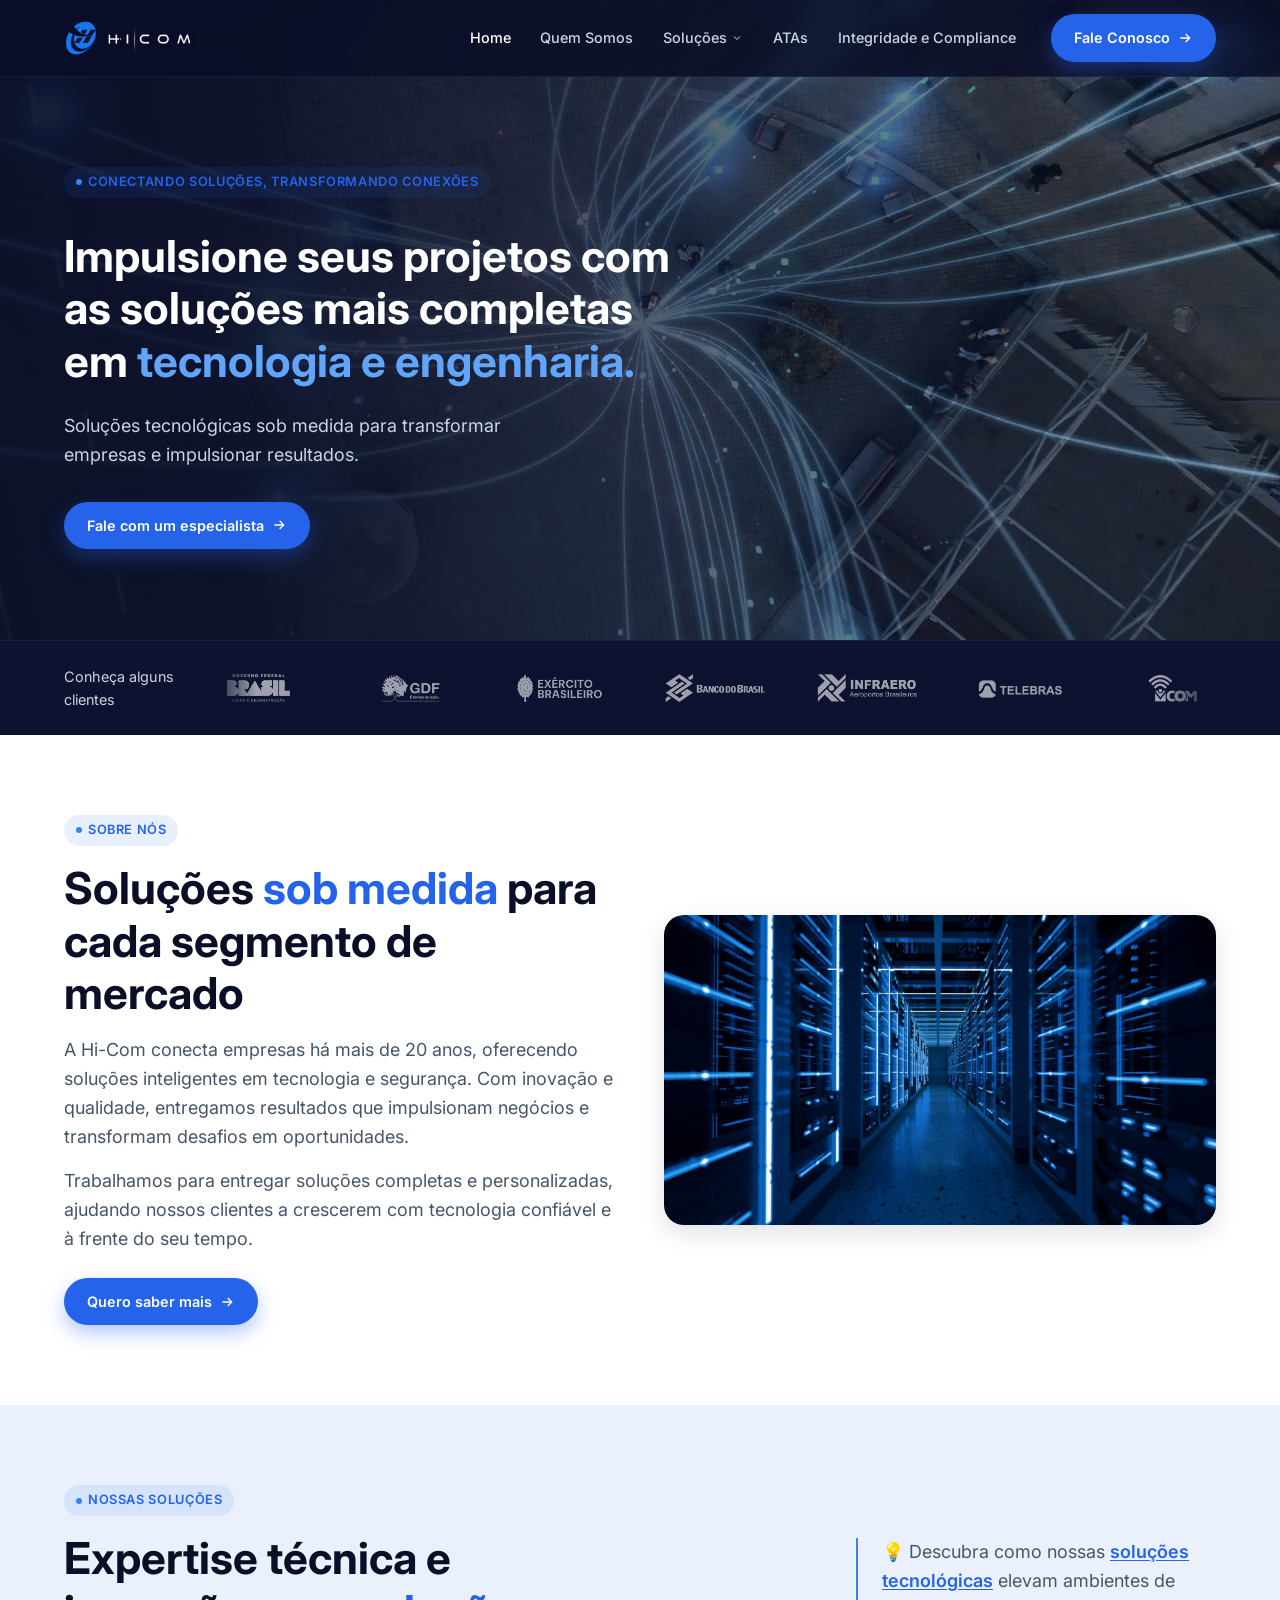
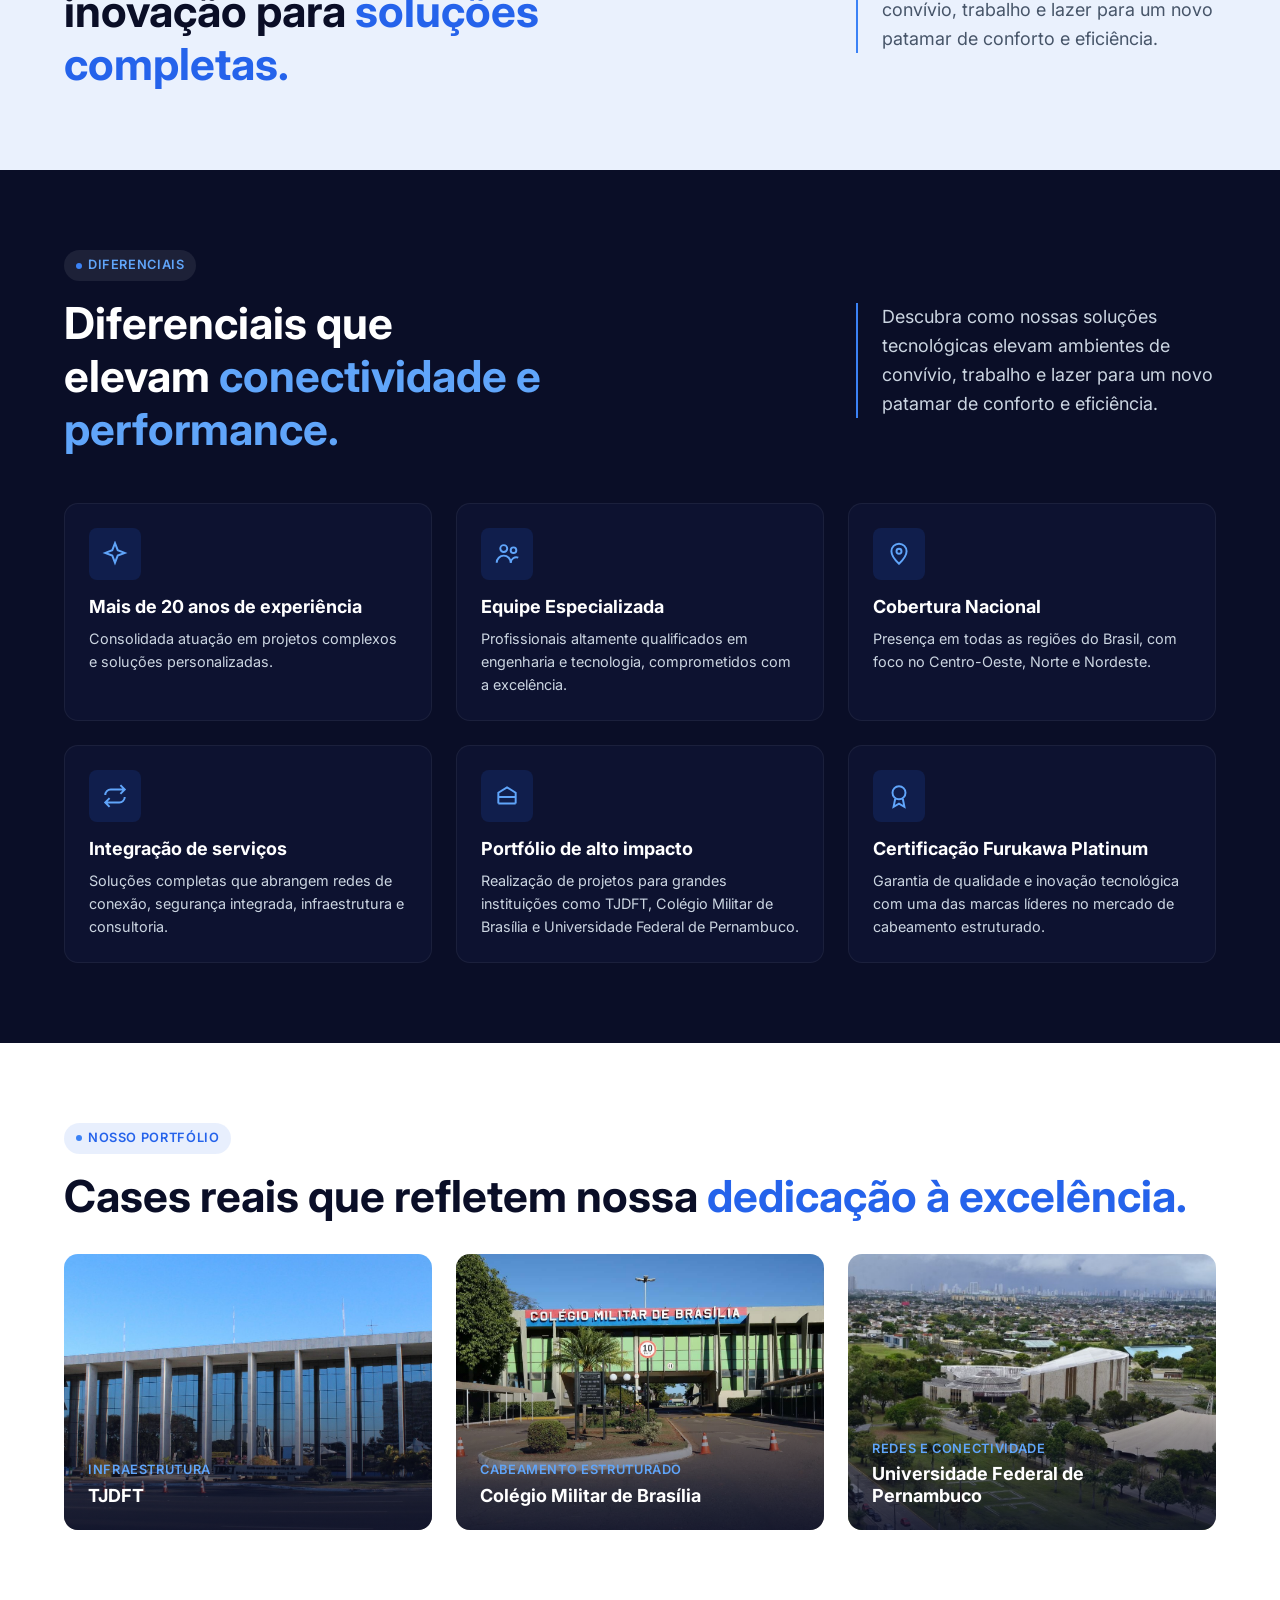
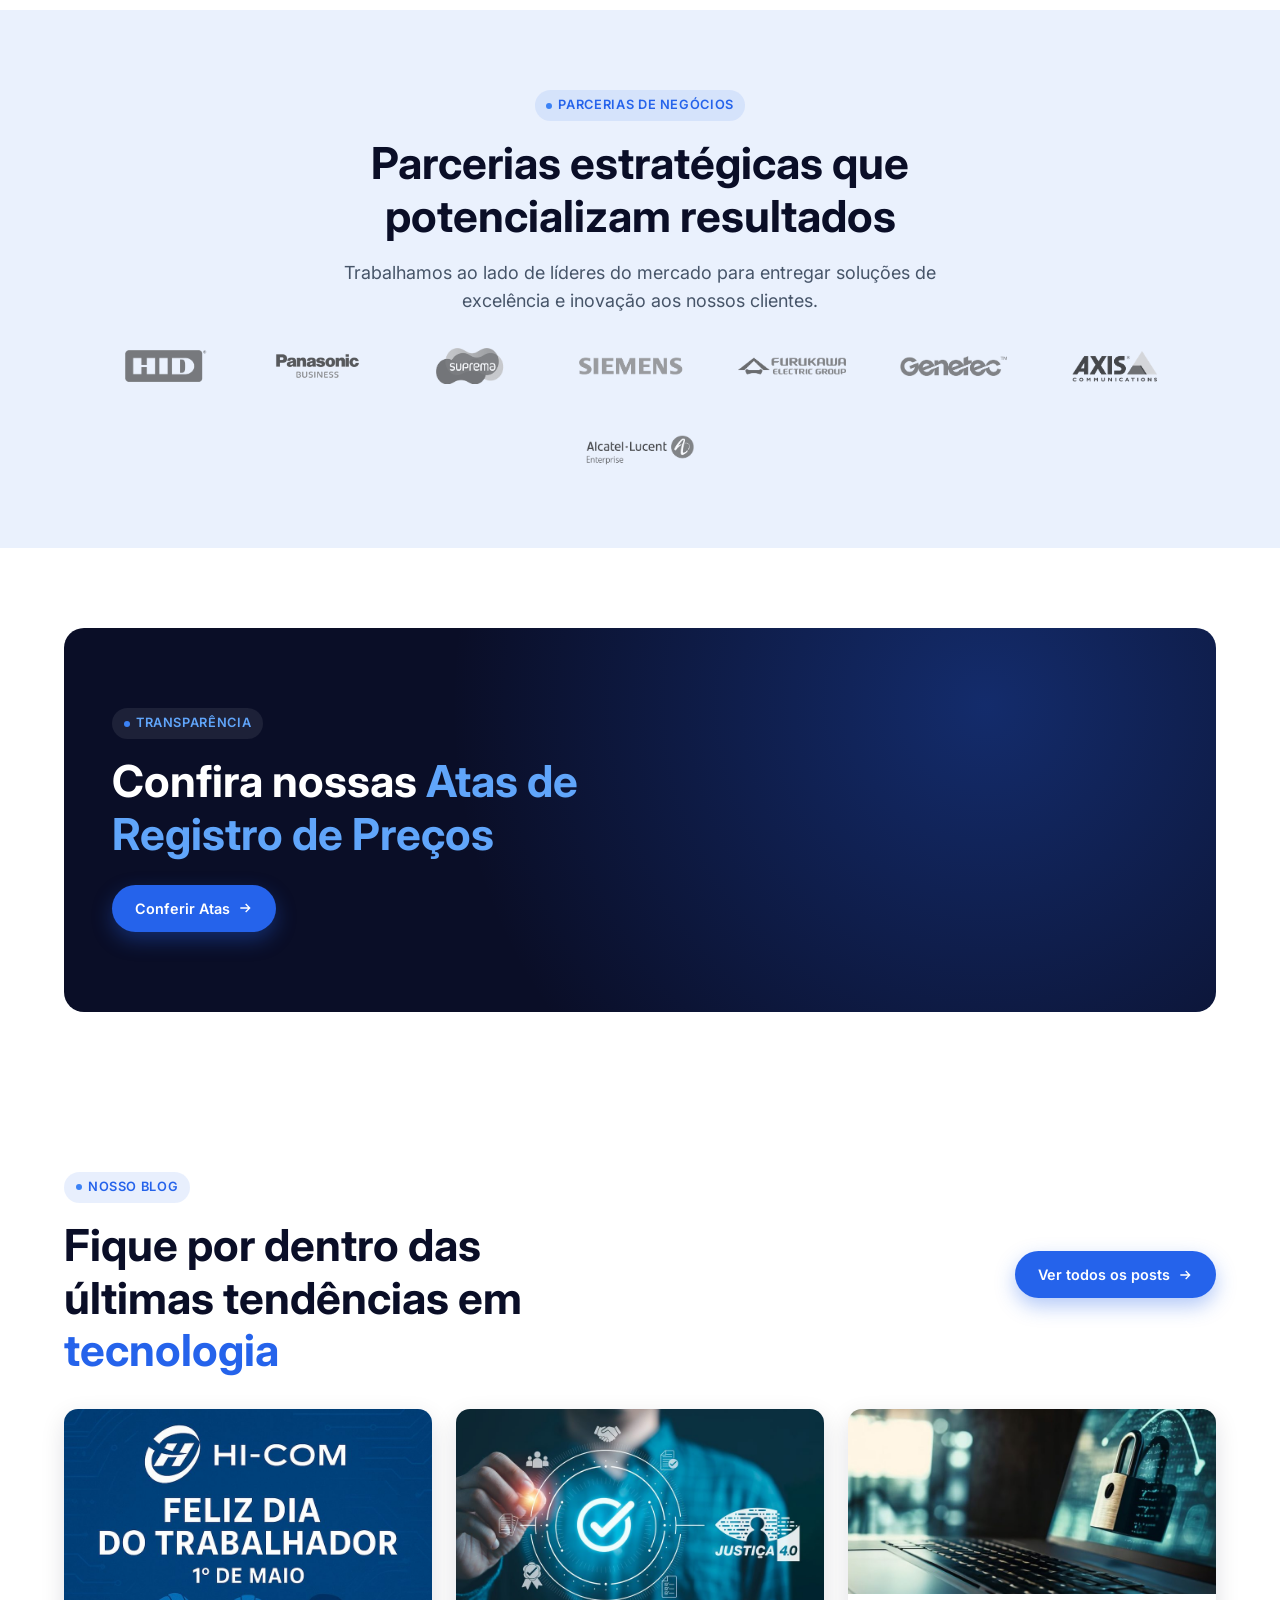
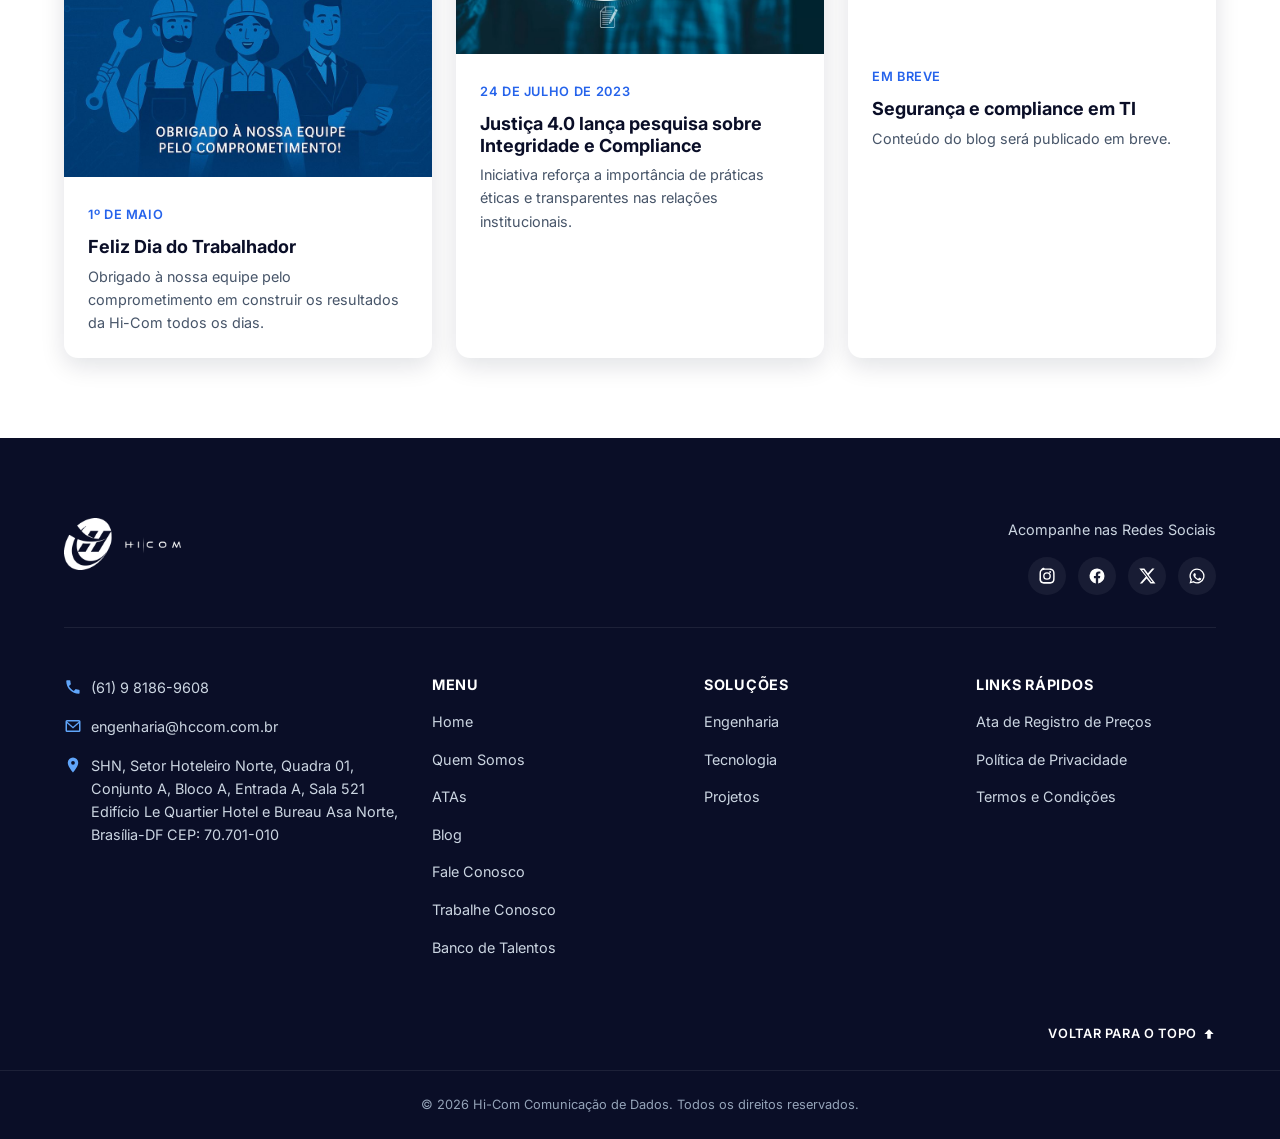
<file: index.html>
<!DOCTYPE html>
<html lang="pt-BR">

<head>
  <meta charset="UTF-8">
  <meta name="viewport" content="width=device-width, initial-scale=1.0">
  <title>Hi-Com | Comunicação de Dados</title>
  <meta name="description"
    content="A Hi-Com conecta empresas há mais de 20 anos, oferecendo soluções inteligentes em tecnologia e segurança.">

  <link rel="icon" href="img/favicon.png" type="image/png">

  <link rel="preconnect" href="https://fonts.googleapis.com">
  <link rel="preconnect" href="https://fonts.gstatic.com" crossorigin>
  <link href="https://fonts.googleapis.com/css2?family=Inter:wght@400;500;600;700;800&display=swap" rel="stylesheet">

  <link rel="stylesheet" href="css/reset.css">
  <link rel="stylesheet" href="css/variables.css">
  <link rel="stylesheet" href="css/layout.css">
  <link rel="stylesheet" href="css/header.css">
  <link rel="stylesheet" href="css/hero.css">
  <link rel="stylesheet" href="css/split-section.css">
  <link rel="stylesheet" href="css/cards.css">
  <link rel="stylesheet" href="css/portfolio.css">
  <link rel="stylesheet" href="css/misc-sections.css">
  <link rel="stylesheet" href="css/blog-feed.css">
  <link rel="stylesheet" href="css/footer.css">
</head>

<body>

  <!-- Header -->
  <header class="site-header">
    <div class="container">
      <a href="index.html" class="logo">
        <img src="img/logo-color.png" alt="Hi-Com">
      </a>

      <nav class="nav" id="mainNav">
        <ul class="nav-menu">
          <li class="nav-item">
            <a href="index.html" class="nav-link" aria-current="page">Home</a>
          </li>
          <li class="nav-item">
            <a href="pages/quem-somos.html" class="nav-link">Quem Somos</a>
          </li>
          <li class="nav-item nav-item--dropdown">
            <a href="#" class="nav-link">
              Soluções
              <svg class="chevron" viewBox="0 0 24 24" fill="none" stroke="currentColor" stroke-width="2">
                <path d="M6 9l6 6 6-6" />
              </svg>
            </a>
            <ul class="dropdown">
              <li><a href="pages/engenharia.html" class="dropdown-link">Engenharia</a></li>
              <li><a href="pages/tecnologia.html" class="dropdown-link">Tecnologia</a></li>
              <li><a href="pages/projetos.html" class="dropdown-link">Projetos</a></li>
            </ul>
          </li>
          <li class="nav-item">
            <a href="pages/atas.html" class="nav-link">ATAs</a>
          </li>
          <li class="nav-item">
            <a href="pages/integridade-compliance.html" class="nav-link">Integridade e Compliance</a>
          </li>
        </ul>

        <a href="https://api.whatsapp.com/send/?phone=5561991869608&text=Ol%C3%A1%2C+vim+pelo+site+da+HiCom&type=phone_number&app_absent=0"
          target="_blank" rel="noopener noreferrer" class="btn btn-primary nav-cta">
          Fale Conosco
          <svg width="16" height="16" viewBox="0 0 24 24" fill="none" stroke="currentColor" stroke-width="2">
            <path d="M5 12h14M13 6l6 6-6 6" />
          </svg>
        </a>
      </nav>

      <button class="nav-toggle" id="navToggle" aria-label="Abrir menu" aria-expanded="false" aria-controls="mainNav">
        <span></span>
        <span></span>
        <span></span>
      </button>
    </div>
  </header>

  <main>
    <!-- Hero -->
    <section class="hero">
      <video class="hero-video" autoplay muted loop playsinline poster="img/hero-poster.jpg">
        <source src="img/hero-bg.mp4" type="video/mp4">
      </video>
      <div class="container">
        <div class="hero-content">
          <span class="eyebrow">Conectando soluções, transformando conexões</span>
          <h1 class="hero-title">
            Impulsione seus projetos com as soluções mais completas em
            <span class="highlight">tecnologia e engenharia.</span>
          </h1>
          <p class="hero-subtitle">
            Soluções tecnológicas sob medida para transformar empresas e impulsionar resultados.
          </p>
          <div class="hero-actions">
            <a href="https://api.whatsapp.com/send/?phone=5561991869608&text=Ol%C3%A1%2C+vim+pelo+site+da+HiCom&type=phone_number&app_absent=0"
              target="_blank" rel="noopener noreferrer" class="btn btn-primary">
              Fale com um especialista
              <svg width="16" height="16" viewBox="0 0 24 24" fill="none" stroke="currentColor" stroke-width="2">
                <path d="M5 12h14M13 6l6 6-6 6" />
              </svg>
            </a>
          </div>
        </div>
      </div>
    </section>

    <!-- Faixa de clientes -->
    <section class="clients-strip">
      <div class="container">
        <span class="clients-strip__label">Conheça alguns<br>clientes</span>
        <div class="clients-track">
          <div class="clients-track__inner">
            <img src="img/clients/governofederal.png" alt="Governo Federal" loading="lazy">
            <img src="img/clients/gdf.png" alt="GDF" loading="lazy">
            <img src="img/clients/exercito.png" alt="Exército Brasileiro" loading="lazy">
            <img src="img/clients/bancodobrasil.png" alt="Banco do Brasil" loading="lazy">
            <img src="img/clients/infraero.png" alt="Infraero" loading="lazy">
            <img src="img/clients/telebras.png" alt="Telebras" loading="lazy">
            <img src="img/clients/mcom.png" alt="Ministério das Comunicações" loading="lazy">
            <img src="img/clients/aeb.png" alt="AEB" loading="lazy">
            <img src="img/clients/cnpq.png" alt="CNPq" loading="lazy">
            <img src="img/clients/institutofederal.png" alt="Instituto Federal" loading="lazy">
            <img src="img/clients/ufrj.png" alt="UFRJ" loading="lazy">
            <img src="img/clients/ufrn.png" alt="UFRN" loading="lazy">
            <img src="img/clients/ufrrj.png" alt="UFRRJ" loading="lazy">
            <img src="img/clients/ufsm.png" alt="UFSM" loading="lazy">
            <img src="img/clients/ufac.png" alt="UFAC" loading="lazy">
            <img src="img/clients/unipampa.png" alt="UNIPAMPA" loading="lazy">
            <img src="img/clients/furg.png" alt="FURG" loading="lazy">
            <img src="img/clients/saoluis.png" alt="Prefeitura de São Luís" loading="lazy">
            <img src="img/clients/gdfnet.png" alt="GDFNet" loading="lazy">
            <img src="img/clients/policor.png" alt="PoliCor" loading="lazy">
            <img src="img/clients/huawei.png" alt="Huawei" loading="lazy">
          </div>
          <div class="clients-track__inner" aria-hidden="true">
            <img src="img/clients/governofederal.png" alt="" loading="lazy">
            <img src="img/clients/gdf.png" alt="" loading="lazy">
            <img src="img/clients/exercito.png" alt="" loading="lazy">
            <img src="img/clients/bancodobrasil.png" alt="" loading="lazy">
            <img src="img/clients/infraero.png" alt="" loading="lazy">
            <img src="img/clients/telebras.png" alt="" loading="lazy">
            <img src="img/clients/mcom.png" alt="" loading="lazy">
            <img src="img/clients/aeb.png" alt="" loading="lazy">
            <img src="img/clients/cnpq.png" alt="" loading="lazy">
            <img src="img/clients/institutofederal.png" alt="" loading="lazy">
            <img src="img/clients/ufrj.png" alt="" loading="lazy">
            <img src="img/clients/ufrn.png" alt="" loading="lazy">
            <img src="img/clients/ufrrj.png" alt="" loading="lazy">
            <img src="img/clients/ufsm.png" alt="" loading="lazy">
            <img src="img/clients/ufac.png" alt="" loading="lazy">
            <img src="img/clients/unipampa.png" alt="" loading="lazy">
            <img src="img/clients/furg.png" alt="" loading="lazy">
            <img src="img/clients/saoluis.png" alt="" loading="lazy">
            <img src="img/clients/gdfnet.png" alt="" loading="lazy">
            <img src="img/clients/policor.png" alt="" loading="lazy">
            <img src="img/clients/huawei.png" alt="" loading="lazy">
          </div>
        </div>
      </div>
    </section>

    <!-- Sobre nós / Soluções sob medida -->
    <section class="section section--light" id="quem-somos">
      <div class="container">
        <div class="split">
          <div class="split-text">
            <span class="eyebrow">Sobre nós</span>
            <h2 class="section-title">
              Soluções <span class="highlight">sob medida</span> para cada segmento de mercado
            </h2>
            <p class="section-desc">
              A Hi-Com conecta empresas há mais de 20 anos, oferecendo soluções inteligentes em
              tecnologia e segurança. Com inovação e qualidade, entregamos resultados que
              impulsionam negócios e transformam desafios em oportunidades.
            </p>
            <p class="section-desc">
              Trabalhamos para entregar soluções completas e personalizadas, ajudando nossos
              clientes a crescerem com tecnologia confiável e à frente do seu tempo.
            </p>
            <a href="pages/quem-somos.html" class="btn btn-primary">
              Quero saber mais
              <svg width="16" height="16" viewBox="0 0 24 24" fill="none" stroke="currentColor" stroke-width="2">
                <path d="M5 12h14M13 6l6 6-6 6" />
              </svg>
            </a>
          </div>
          <div class="split-media">
            <img src="img/cases/solucoes-sob-medida.jpg" alt="Data center e infraestrutura de rede Hi-Com">
          </div>
        </div>
      </div>
    </section>

    <!-- Expertise técnica -->
    <section class="section section--tint">
      <div class="container">
        <div class="section-head-row-alt">
          <div class="section-head-row-alt__title">
            <span class="eyebrow">Nossas soluções</span>
            <h2 class="section-title">
              Expertise técnica e inovação para <span class="highlight">soluções completas.</span>
            </h2>
          </div>
          <p class="section-desc section-desc--aside">
            💡 Descubra como nossas <a href="pages/tecnologia.html" class="inline-link">soluções tecnológicas</a>
            elevam ambientes de convívio, trabalho e lazer para um novo patamar de conforto e eficiência.
          </p>
        </div>
      </div>
    </section>

    <!-- Diferenciais -->
    <section class="section section--dark">
      <div class="container">
        <div class="section-head-row-alt">
          <div class="section-head-row-alt__title">
            <span class="eyebrow">Diferenciais</span>
            <h2 class="section-title">
              Diferenciais que elevam <span class="highlight">conectividade e performance.</span>
            </h2>
          </div>
          <p class="section-desc section-desc--aside">
            Descubra como nossas soluções tecnológicas elevam ambientes de convívio,
            trabalho e lazer para um novo patamar de conforto e eficiência.
          </p>
        </div>

        <div class="cards-grid" style="margin-top: var(--space-5);">
          <div class="card">
            <div class="card-icon">
              <svg viewBox="0 0 24 24">
                <path d="M12 2l2.5 6.5L21 11l-6.5 2.5L12 20l-2.5-6.5L3 11l6.5-2.5L12 2z" />
              </svg>
            </div>
            <h3 class="card-title">Mais de 20 anos de experiência</h3>
            <p class="card-desc">Consolidada atuação em projetos complexos e soluções personalizadas.</p>
          </div>

          <div class="card">
            <div class="card-icon">
              <svg viewBox="0 0 24 24">
                <circle cx="9" cy="7" r="3.2" />
                <path d="M2.5 20a6.5 6.5 0 0 1 13 0" />
                <circle cx="18" cy="8.5" r="2.6" />
                <path d="M15.5 20a5 5 0 0 1 6.9-4.6" />
              </svg>
            </div>
            <h3 class="card-title">Equipe Especializada</h3>
            <p class="card-desc">Profissionais altamente qualificados em engenharia e tecnologia, comprometidos com a
              excelência.</p>
          </div>

          <div class="card">
            <div class="card-icon">
              <svg viewBox="0 0 24 24">
                <path d="M12 21s7-6.5 7-11.5A7 7 0 0 0 5 9.5C5 14.5 12 21 12 21z" />
                <circle cx="12" cy="9.5" r="2.3" />
              </svg>
            </div>
            <h3 class="card-title">Cobertura Nacional</h3>
            <p class="card-desc">Presença em todas as regiões do Brasil, com foco no Centro-Oeste, Norte e Nordeste.</p>
          </div>

          <div class="card">
            <div class="card-icon">
              <svg viewBox="0 0 24 24">
                <path d="M17 2l4 4-4 4M21 6H8a5 5 0 0 0-5 5M7 22l-4-4 4-4M3 18h13a5 5 0 0 0 5-5" />
              </svg>
            </div>
            <h3 class="card-title">Integração de serviços</h3>
            <p class="card-desc">Soluções completas que abrangem redes de conexão, segurança integrada, infraestrutura e
              consultoria.</p>
          </div>

          <div class="card">
            <div class="card-icon">
              <svg viewBox="0 0 24 24">
                <path d="M4 19V9l8-5 8 5v10M4 19h16M4 19v-6h16v6" />
              </svg>
            </div>
            <h3 class="card-title">Portfólio de alto impacto</h3>
            <p class="card-desc">Realização de projetos para grandes instituições como TJDFT, Colégio Militar de
              Brasília e Universidade Federal de Pernambuco.</p>
          </div>

          <div class="card">
            <div class="card-icon">
              <svg viewBox="0 0 24 24">
                <circle cx="12" cy="9" r="6" />
                <path d="M8.5 14.5L7 22l5-3 5 3-1.5-7.5" />
              </svg>
            </div>
            <h3 class="card-title">Certificação Furukawa Platinum</h3>
            <p class="card-desc">Garantia de qualidade e inovação tecnológica com uma das marcas líderes no mercado de
              cabeamento estruturado.</p>
          </div>
        </div>
      </div>
    </section>

    <!-- Cases / Portfólio -->
    <section class="section section--light">
      <div class="container">
        <span class="eyebrow">Nosso portfólio</span>
        <h2 class="section-title">
          Cases reais que refletem nossa <span class="highlight">dedicação à excelência.</span>
        </h2>

        <div class="portfolio-grid">
          <div class="portfolio-card">
            <img src="img/cases/case-tjdft.jpg" alt="Case TJDFT">
            <div class="portfolio-card__overlay">
              <span class="portfolio-card__tag">Infraestrutura</span>
              <h3 class="portfolio-card__title">TJDFT</h3>
            </div>
          </div>
          <div class="portfolio-card">
            <img src="img/cases/case-colegio-militar.jpg" alt="Case Colégio Militar de Brasília">
            <div class="portfolio-card__overlay">
              <span class="portfolio-card__tag">Cabeamento Estruturado</span>
              <h3 class="portfolio-card__title">Colégio Militar de Brasília</h3>
            </div>
          </div>
          <div class="portfolio-card">
            <img src="img/cases/case-ufpe.jpg" alt="Case Universidade Federal de Pernambuco">
            <div class="portfolio-card__overlay">
              <span class="portfolio-card__tag">Redes e Conectividade</span>
              <h3 class="portfolio-card__title">Universidade Federal de Pernambuco</h3>
            </div>
          </div>
        </div>
      </div>
    </section>

    <!-- Parcerias -->
    <section class="section section--tint partners">
      <div class="container">
        <div class="section-head">
          <span class="eyebrow" style="justify-content:center;">Parcerias de negócios</span>
          <h2 class="section-title">Parcerias estratégicas que potencializam resultados</h2>
          <p class="section-desc">
            Trabalhamos ao lado de líderes do mercado para entregar soluções de excelência e
            inovação aos nossos clientes.
          </p>
        </div>
        <div class="partners-track">
          <img src="img/partners/hid.png" alt="HID" loading="lazy">
          <img src="img/partners/panasonic-business.png" alt="Panasonic Business" loading="lazy">
          <img src="img/partners/suprema.png" alt="Suprema" loading="lazy">
          <img src="img/partners/siemens.png" alt="Siemens" loading="lazy">
          <img src="img/partners/furukawa.png" alt="Furukawa Electric Group" loading="lazy">
          <img src="img/partners/genetec.png" alt="Genetec" loading="lazy">
          <img src="img/partners/axis.png" alt="AXIS Communications" loading="lazy">
          <img src="img/partners/alcatel-lucent.png" alt="Alcatel-Lucent Enterprise" loading="lazy">
        </div>
      </div>
    </section>

    <!-- Banner ATAs -->
    <section class="section section--light">
      <div class="container">
        <div class="atas-banner">
          <span class="eyebrow">Transparência</span>
          <h2 class="section-title">Confira nossas <span class="highlight">Atas de Registro de Preços</span></h2>
          <a href="pages/atas.html" class="btn btn-primary">
            Conferir Atas
            <svg width="16" height="16" viewBox="0 0 24 24" fill="none" stroke="currentColor" stroke-width="2">
              <path d="M5 12h14M13 6l6 6-6 6" />
            </svg>
          </a>
        </div>
      </div>
    </section>

    <!-- Blog -->
    <section class="section section--light">
      <div class="container">
        <div class="section-head-row-alt">
          <div class="section-head-row-alt__title">
            <span class="eyebrow">Nosso blog</span>
            <h2 class="section-title">
              Fique por dentro das últimas tendências em <span class="highlight">tecnologia</span>
            </h2>
          </div>
          <a href="pages/blog.html" class="btn btn-primary" style="flex-shrink:0;">
            Ver todos os posts
            <svg width="16" height="16" viewBox="0 0 24 24" fill="none" stroke="currentColor" stroke-width="2"><path d="M5 12h14M13 6l6 6-6 6"/></svg>
          </a>
        </div>

        <div class="blog-grid" id="blogList" data-img-base="img/"></div>
      </div>
    </section>
  </main>

  <!-- Footer -->
  <footer class="site-footer">
    <div class="container">
      <div class="footer-top">
        <div class="footer-brand">
          <a href="index.html" class="logo">
            <img src="img/logo-white.png" alt="Hi-Com">
          </a>
        </div>
        <div class="footer-social">
          <span class="footer-social__label">Acompanhe nas Redes Sociais</span>
          <div class="footer-social__list">
            <a href="https://www.instagram.com/hicom.tech/" aria-label="Instagram">
              <svg viewBox="0 0 24 24">
                <path
                  d="M12 2c2.7 0 3 .01 4.1.06 1.1.05 1.85.23 2.5.48.68.27 1.26.62 1.83 1.19.57.57.92 1.15 1.19 1.83.25.65.43 1.4.48 2.5.05 1.1.06 1.4.06 4.1s-.01 3-.06 4.1c-.05 1.1-.23 1.85-.48 2.5-.27.68-.62 1.26-1.19 1.83-.57.57-1.15.92-1.83 1.19-.65.25-1.4.43-2.5.48-1.1.05-1.4.06-4.1.06s-3-.01-4.1-.06c-1.1-.05-1.85-.23-2.5-.48a4.9 4.9 0 0 1-1.83-1.19 4.9 4.9 0 0 1-1.19-1.83c-.25-.65-.43-1.4-.48-2.5C2.01 15 2 14.7 2 12s.01-3 .06-4.1c.05-1.1.23-1.85.48-2.5.27-.68.62-1.26 1.19-1.83A4.9 4.9 0 0 1 5.56 1.6c.65-.25 1.4-.43 2.5-.48C8.16 2.01 8.46 2 11.16 2H12zm0 1.8c-2.65 0-2.97.01-4.02.06-.96.04-1.48.2-1.83.34-.46.18-.79.39-1.13.73-.34.34-.55.67-.73 1.13-.14.35-.3.87-.34 1.83C4.01 8.99 4 9.31 4 12s.01 2.97.06 4.02c.04.96.2 1.48.34 1.83.18.46.39.79.73 1.13.34.34.67.55 1.13.73.35.14.87.3 1.83.34 1.05.05 1.37.06 4.02.06s2.97-.01 4.02-.06c.96-.04 1.48-.2 1.83-.34.46-.18.79-.39 1.13-.73.34-.34.55-.67.73-1.13.14-.35.3-.87.34-1.83.05-1.05.06-1.37.06-4.02s-.01-2.97-.06-4.02c-.04-.96-.2-1.48-.34-1.83a2.9 2.9 0 0 0-.73-1.13 2.9 2.9 0 0 0-1.13-.73c-.35-.14-.87-.3-1.83-.34C14.97 3.81 14.65 3.8 12 3.8zm0 3.06a5.14 5.14 0 1 1 0 10.28 5.14 5.14 0 0 1 0-10.28zm0 1.8a3.34 3.34 0 1 0 0 6.68 3.34 3.34 0 0 0 0-6.68zm5.34-1.98a1.2 1.2 0 1 1-2.4 0 1.2 1.2 0 0 1 2.4 0z" />
              </svg>
            </a>
            <a href="https://www.facebook.com/people/Hi-Com-Comunica%C3%A7%C3%A3o-de-Dados/61573567314272/"
              aria-label="Facebook">
              <svg viewBox="0 0 24 24">
                <path
                  d="M22 12a10 10 0 1 0-11.56 9.88v-6.99H7.9V12h2.54V9.8c0-2.5 1.49-3.89 3.77-3.89 1.09 0 2.24.2 2.24.2v2.46h-1.26c-1.24 0-1.63.77-1.63 1.56V12h2.78l-.44 2.89h-2.34v6.99A10 10 0 0 0 22 12z" />
              </svg>
            </a>
            <a href="https://x.com/HiCom_Tec" aria-label="X">
              <svg viewBox="0 0 24 24">
                <path
                  d="M18.9 2H22l-7.6 8.7L23.3 22H16.7l-5.2-6.8L5.5 22H2.4l8.1-9.3L1.7 2h6.8l4.7 6.2L18.9 2zm-1.2 18h1.7L7.3 4H5.4l12.3 16z" />
              </svg>
            </a>
            <a href="https://api.whatsapp.com/send/?phone=5561991869608&text=Ol%C3%A1%2C+vim+pelo+site+da+HiCom&type=phone_number&app_absent=0"
              aria-label="WhatsApp">
              <svg viewBox="0 0 24 24">
                <path
                  d="M12 2a10 10 0 0 0-8.6 15.1L2 22l5.1-1.3A10 10 0 1 0 12 2zm0 1.8a8.2 8.2 0 1 1-4.2 15.2l-.3-.2-3 .8.8-2.9-.2-.3A8.2 8.2 0 0 1 12 3.8zm-3.3 4.4c-.2 0-.5.02-.7.3-.24.28-.9.9-.9 2.2s.93 2.55 1.06 2.73c.13.18 1.83 2.8 4.44 3.82 2.17.85 2.61.68 3.08.64.47-.04 1.53-.62 1.75-1.23.22-.6.22-1.11.15-1.22-.07-.1-.24-.16-.5-.29-.27-.14-1.55-.77-1.79-.85-.24-.09-.4-.14-.58.13-.17.27-.66.85-.81 1.02-.15.18-.3.2-.56.07-.27-.14-1.13-.42-2.15-1.33-.8-.71-1.33-1.6-1.49-1.87-.15-.27-.02-.42.12-.55.13-.13.27-.32.4-.48.13-.16.18-.28.27-.46.09-.18.04-.34-.02-.48-.07-.13-.58-1.44-.82-1.97-.2-.47-.42-.42-.58-.43z" />
              </svg>
            </a>
          </div>
        </div>
      </div>

      <div class="footer-main">
        <div class="footer-contact-col">
          <ul class="footer-contact">
            <li>
              <svg viewBox="0 0 24 24">
                <path
                  d="M6.6 10.8c1.4 2.8 3.7 5 6.5 6.5l2.2-2.2c.3-.3.7-.4 1-.2 1.1.4 2.3.6 3.5.6.6 0 1 .4 1 1V20c0 .6-.4 1-1 1C10.6 21 3 13.4 3 4c0-.6.4-1 1-1h3.5c.6 0 1 .4 1 1 0 1.2.2 2.4.6 3.5.1.3 0 .7-.2 1l-2.3 2.3z" />
              </svg>
              <span>(61) 9 8186-9608</span>
            </li>
            <li>
              <svg viewBox="0 0 24 24">
                <path
                  d="M4 4h16a2 2 0 0 1 2 2v12a2 2 0 0 1-2 2H4a2 2 0 0 1-2-2V6a2 2 0 0 1 2-2zm0 2v.01L12 13l8-6.99V6H4zm0 2.24V18h16V8.24l-8 7-8-6.76z" />
              </svg>
              <span>engenharia@hccom.com.br</span>
            </li>
            <li>
              <svg viewBox="0 0 24 24">
                <path
                  d="M12 2a7 7 0 0 0-7 7c0 5.25 7 13 7 13s7-7.75 7-13a7 7 0 0 0-7-7zm0 9.5A2.5 2.5 0 1 1 12 6.5a2.5 2.5 0 0 1 0 5z" />
              </svg>
              <span>SHN, Setor Hoteleiro Norte, Quadra 01, Conjunto A, Bloco A, Entrada A, Sala 521 Edifício Le Quartier
                Hotel e Bureau Asa Norte, Brasília-DF CEP: 70.701-010</span>
            </li>
          </ul>
        </div>

        <div class="footer-col">
          <h3 class="footer-col-title">Menu</h3>
          <ul class="footer-links">
            <li><a href="index.html">Home</a></li>
            <li><a href="pages/quem-somos.html">Quem Somos</a></li>
            <li><a href="pages/atas.html">ATAs</a></li>
            <li><a href="pages/blog.html">Blog</a></li>
            <li><a
                href="https://api.whatsapp.com/send/?phone=5561991869608&text=Ol%C3%A1%2C+vim+pelo+site+da+HiCom&type=phone_number&app_absent=0"
                target="_blank" rel="noopener noreferrer">Fale Conosco</a></li>
            <li><a href="pages/trabalhe-conosco.html">Trabalhe Conosco</a></li>
            <li><a href="pages/banco-de-talentos.html">Banco de Talentos</a></li>
          </ul>
        </div>

        <div class="footer-col">
          <h3 class="footer-col-title">Soluções</h3>
          <ul class="footer-links">
            <li><a href="pages/engenharia.html">Engenharia</a></li>
            <li><a href="pages/tecnologia.html">Tecnologia</a></li>
            <li><a href="pages/projetos.html">Projetos</a></li>
          </ul>
        </div>

        <div class="footer-col">
          <h3 class="footer-col-title">Links Rápidos</h3>
          <ul class="footer-links">
            <li><a href="pages/atas.html">Ata de Registro de Preços</a></li>
            <li><a href="pages/politica-privacidade.html">Política de Privacidade</a></li>
            <li><a href="pages/termos-condicoes.html">Termos e Condições</a></li>
          </ul>
        </div>
      </div>

      <div style="text-align:right; padding-bottom: var(--space-3);">
        <a href="#top" class="back-to-top">
          Voltar para o topo
          <svg viewBox="0 0 24 24">
            <path d="M12 4l8 8h-5v8h-6v-8H4z" />
          </svg>
        </a>
      </div>
    </div>

    <div class="footer-bottom">
      &copy; <span id="year"></span> Hi-Com Comunicação de Dados. Todos os direitos reservados.
    </div>
  </footer>

  <script src="js/blog-data.js"></script>
  <script src="js/blog.js"></script>
  <script src="js/main.js"></script>
</body>

</html>
</file>
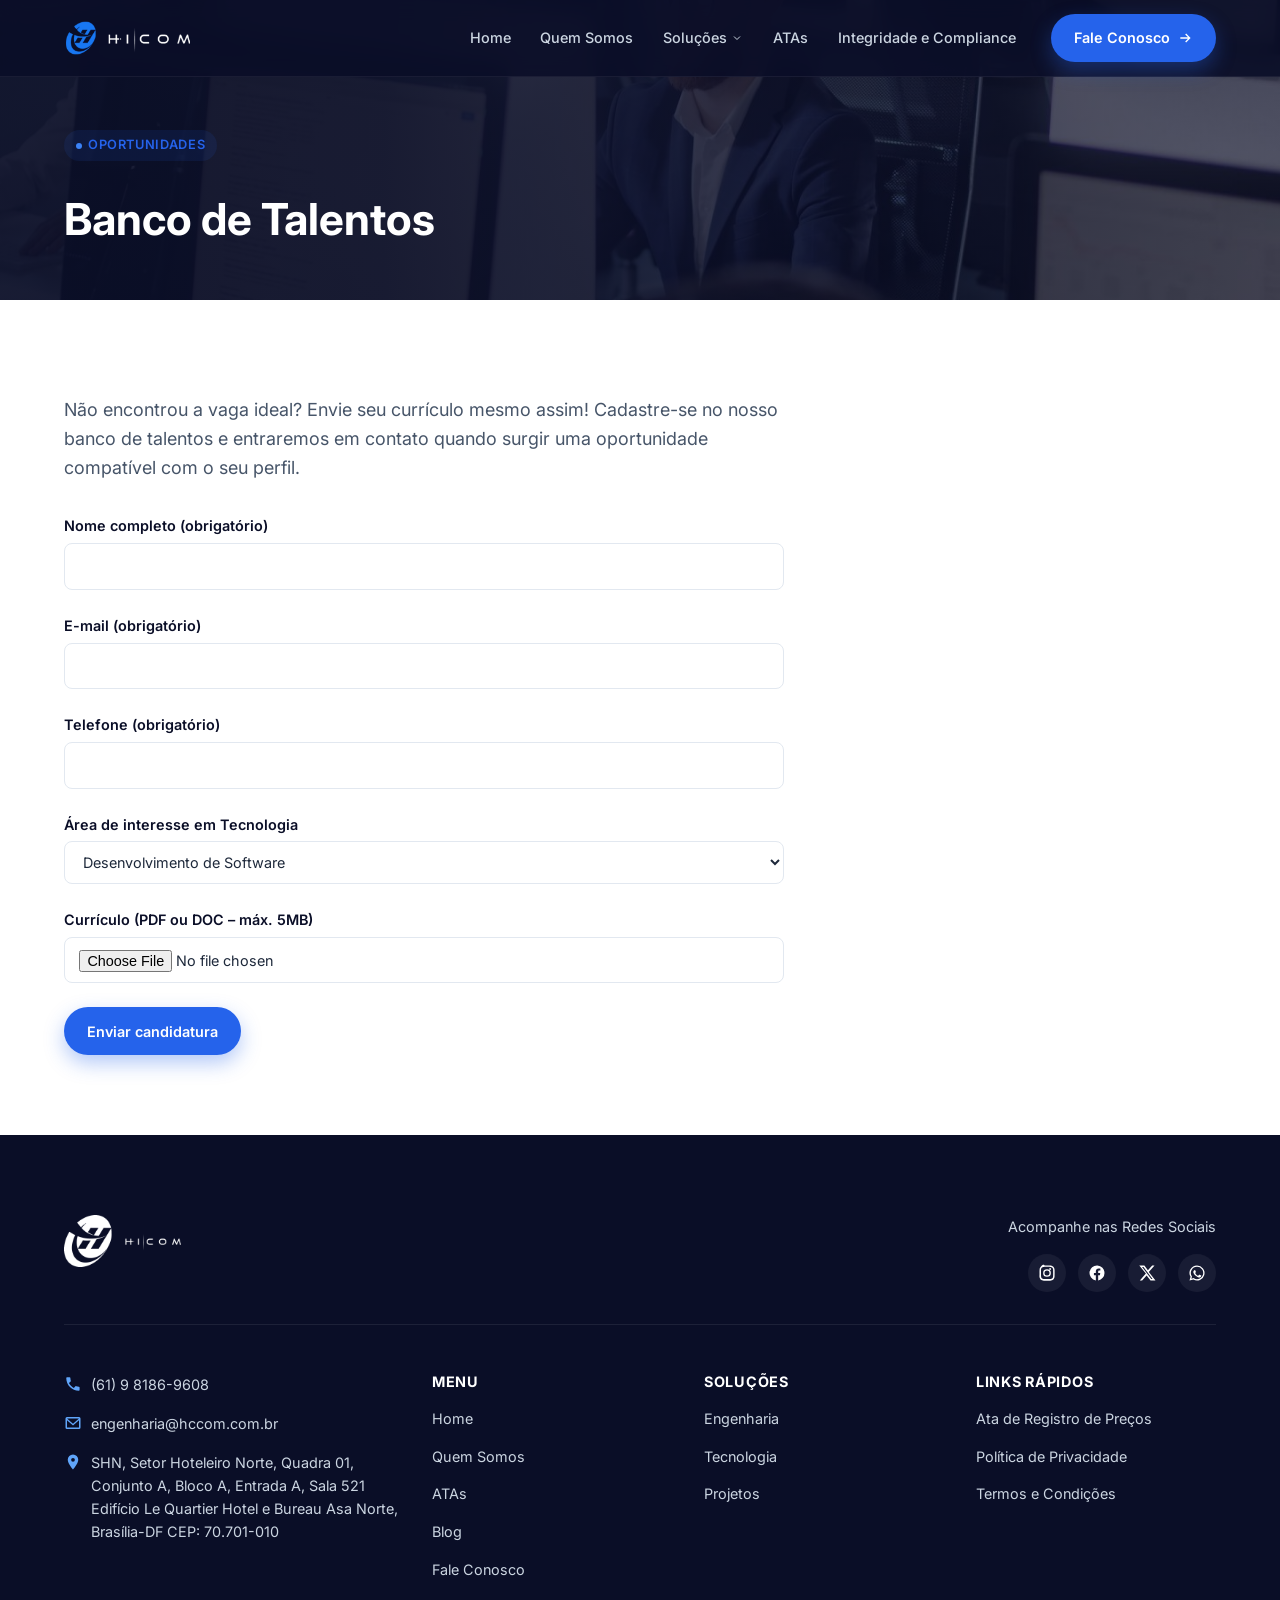
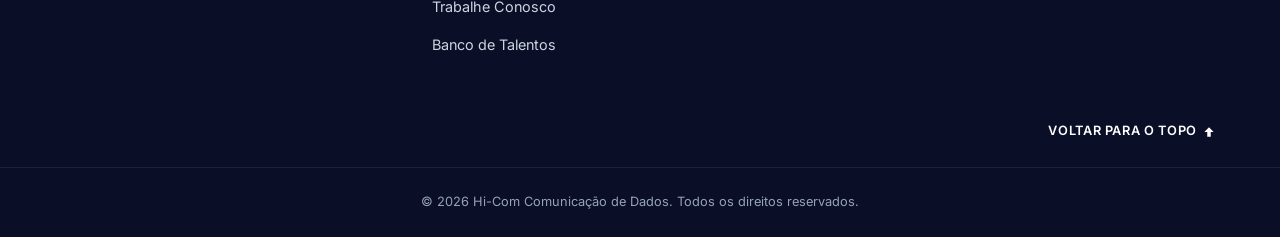
<file: pages/banco-de-talentos.html>
<!DOCTYPE html>
<html lang="pt-BR">
<head>
  <meta charset="UTF-8">
  <meta name="viewport" content="width=device-width, initial-scale=1.0">
  <title>Banco de Talentos | Hi-Com</title>
  <meta name="description" content="Cadastre seu currículo no Banco de Talentos da Hi-Com e seja avisado quando surgir uma vaga compatível com o seu perfil.">

  <link rel="icon" href="../img/favicon.png" type="image/png">

  <link rel="preconnect" href="https://fonts.googleapis.com">
  <link rel="preconnect" href="https://fonts.gstatic.com" crossorigin>
  <link href="https://fonts.googleapis.com/css2?family=Inter:wght@400;500;600;700;800&display=swap" rel="stylesheet">

  <link rel="stylesheet" href="../css/reset.css">
  <link rel="stylesheet" href="../css/variables.css">
  <link rel="stylesheet" href="../css/layout.css">
  <link rel="stylesheet" href="../css/header.css">
  <link rel="stylesheet" href="../css/page-hero.css">
  <link rel="stylesheet" href="../css/form.css">
  <link rel="stylesheet" href="../css/footer.css">
</head>
<body>

  <!-- Header -->
  <header class="site-header">
    <div class="container">
      <a href="../index.html" class="logo">
        <img src="../img/logo-color.png" alt="Hi-Com">
      </a>

      <nav class="nav" id="mainNav">
        <ul class="nav-menu">
          <li class="nav-item">
            <a href="../index.html" class="nav-link">Home</a>
          </li>
          <li class="nav-item">
            <a href="quem-somos.html" class="nav-link">Quem Somos</a>
          </li>
          <li class="nav-item nav-item--dropdown">
            <a href="#" class="nav-link">
              Soluções
              <svg class="chevron" viewBox="0 0 24 24" fill="none" stroke="currentColor" stroke-width="2">
                <path d="M6 9l6 6 6-6"/>
              </svg>
            </a>
            <ul class="dropdown">
              <li><a href="engenharia.html" class="dropdown-link">Engenharia</a></li>
              <li><a href="tecnologia.html" class="dropdown-link">Tecnologia</a></li>
              <li><a href="projetos.html" class="dropdown-link">Projetos</a></li>
            </ul>
          </li>
          <li class="nav-item">
            <a href="atas.html" class="nav-link">ATAs</a>
          </li>
          <li class="nav-item">
            <a href="integridade-compliance.html" class="nav-link">Integridade e Compliance</a>
          </li>
        </ul>

        <a href="https://api.whatsapp.com/send/?phone=5561991869608&text=Ol%C3%A1%2C+vim+pelo+site+da+HiCom&type=phone_number&app_absent=0" target="_blank" rel="noopener noreferrer" class="btn btn-primary nav-cta">
          Fale Conosco
          <svg width="16" height="16" viewBox="0 0 24 24" fill="none" stroke="currentColor" stroke-width="2">
            <path d="M5 12h14M13 6l6 6-6 6"/>
          </svg>
        </a>
      </nav>

      <button class="nav-toggle" id="navToggle" aria-label="Abrir menu" aria-expanded="false" aria-controls="mainNav">
        <span></span>
        <span></span>
        <span></span>
      </button>
    </div>
  </header>

  <main>
    <!-- Page hero -->
    <section class="page-hero">
      <div class="container">
        <span class="eyebrow">Oportunidades</span>
        <h1 class="page-hero-title">Banco de Talentos</h1>
      </div>
    </section>

    <section class="section section--light">
      <div class="container">
        <p class="section-desc" style="max-width: 720px; margin-bottom: var(--space-4);">
          Não encontrou a vaga ideal? Envie seu currículo mesmo assim! Cadastre-se no nosso
          banco de talentos e entraremos em contato quando surgir uma oportunidade compatível
          com o seu perfil.
        </p>

        <div class="form-block">
          <form id="talentBankForm" action="../php/send-application.php" method="POST" enctype="multipart/form-data" novalidate>
            <div class="form-group">
              <label for="fullName">Nome completo (obrigatório)</label>
              <input type="text" id="fullName" name="fullName" required>
            </div>

            <div class="form-group">
              <label for="email">E-mail (obrigatório)</label>
              <input type="email" id="email" name="email" required>
            </div>

            <div class="form-group">
              <label for="phone">Telefone (obrigatório)</label>
              <input type="tel" id="phone" name="phone" required>
            </div>

            <div class="form-group">
              <label for="interestArea">Área de interesse em Tecnologia</label>
              <select id="interestArea" name="interestArea">
                <option>Desenvolvimento de Software</option>
                <option>Redes e Infraestrutura</option>
                <option>Segurança da Informação</option>
                <option>Suporte Técnico</option>
                <option>Engenharia Elétrica</option>
                <option>Gestão de Projetos</option>
                <option>Outro</option>
              </select>
            </div>

            <div class="form-group">
              <label for="resume">Currículo (PDF ou DOC – máx. 5MB)</label>
              <input type="file" id="resume" name="resume" accept=".pdf,.doc,.docx">
            </div>

            <button type="submit" class="btn btn-primary">Enviar candidatura</button>
            <p class="form-status" id="talentBankFormStatus"></p>
          </form>
        </div>
      </div>
    </section>
  </main>

  <!-- Footer -->
  <footer class="site-footer">
    <div class="container">
      <div class="footer-top">
        <div class="footer-brand">
          <a href="../index.html" class="logo">
            <img src="../img/logo-white.png" alt="Hi-Com">
          </a>
        </div>
        <div class="footer-social">
          <span class="footer-social__label">Acompanhe nas Redes Sociais</span>
          <div class="footer-social__list">
            <a href="https://www.instagram.com/hicom.tech/" aria-label="Instagram">
              <svg viewBox="0 0 24 24"><path d="M12 2c2.7 0 3 .01 4.1.06 1.1.05 1.85.23 2.5.48.68.27 1.26.62 1.83 1.19.57.57.92 1.15 1.19 1.83.25.65.43 1.4.48 2.5.05 1.1.06 1.4.06 4.1s-.01 3-.06 4.1c-.05 1.1-.23 1.85-.48 2.5-.27.68-.62 1.26-1.19 1.83-.57.57-1.15.92-1.83 1.19-.65.25-1.4.43-2.5.48-1.1.05-1.4.06-4.1.06s-3-.01-4.1-.06c-1.1-.05-1.85-.23-2.5-.48a4.9 4.9 0 0 1-1.83-1.19 4.9 4.9 0 0 1-1.19-1.83c-.25-.65-.43-1.4-.48-2.5C2.01 15 2 14.7 2 12s.01-3 .06-4.1c.05-1.1.23-1.85.48-2.5.27-.68.62-1.26 1.19-1.83A4.9 4.9 0 0 1 5.56 1.6c.65-.25 1.4-.43 2.5-.48C8.16 2.01 8.46 2 11.16 2H12zm0 1.8c-2.65 0-2.97.01-4.02.06-.96.04-1.48.2-1.83.34-.46.18-.79.39-1.13.73-.34.34-.55.67-.73 1.13-.14.35-.3.87-.34 1.83C4.01 8.99 4 9.31 4 12s.01 2.97.06 4.02c.04.96.2 1.48.34 1.83.18.46.39.79.73 1.13.34.34.67.55 1.13.73.35.14.87.3 1.83.34 1.05.05 1.37.06 4.02.06s2.97-.01 4.02-.06c.96-.04 1.48-.2 1.83-.34.46-.18.79-.39 1.13-.73.34-.34.55-.67.73-1.13.14-.35.3-.87.34-1.83.05-1.05.06-1.37.06-4.02s-.01-2.97-.06-4.02c-.04-.96-.2-1.48-.34-1.83a2.9 2.9 0 0 0-.73-1.13 2.9 2.9 0 0 0-1.13-.73c-.35-.14-.87-.3-1.83-.34C14.97 3.81 14.65 3.8 12 3.8zm0 3.06a5.14 5.14 0 1 1 0 10.28 5.14 5.14 0 0 1 0-10.28zm0 1.8a3.34 3.34 0 1 0 0 6.68 3.34 3.34 0 0 0 0-6.68zm5.34-1.98a1.2 1.2 0 1 1-2.4 0 1.2 1.2 0 0 1 2.4 0z"/></svg>
            </a>
            <a href="https://www.facebook.com/people/Hi-Com-Comunica%C3%A7%C3%A3o-de-Dados/61573567314272/" aria-label="Facebook">
              <svg viewBox="0 0 24 24"><path d="M22 12a10 10 0 1 0-11.56 9.88v-6.99H7.9V12h2.54V9.8c0-2.5 1.49-3.89 3.77-3.89 1.09 0 2.24.2 2.24.2v2.46h-1.26c-1.24 0-1.63.77-1.63 1.56V12h2.78l-.44 2.89h-2.34v6.99A10 10 0 0 0 22 12z"/></svg>
            </a>
            <a href="https://x.com/HiCom_Tec" aria-label="X">
              <svg viewBox="0 0 24 24"><path d="M18.9 2H22l-7.6 8.7L23.3 22H16.7l-5.2-6.8L5.5 22H2.4l8.1-9.3L1.7 2h6.8l4.7 6.2L18.9 2zm-1.2 18h1.7L7.3 4H5.4l12.3 16z"/></svg>
            </a>
            <a href="https://api.whatsapp.com/send/?phone=5561991869608&text=Ol%C3%A1%2C+vim+pelo+site+da+HiCom&type=phone_number&app_absent=0" target="_blank" rel="noopener noreferrer" aria-label="WhatsApp">
              <svg viewBox="0 0 24 24"><path d="M12 2a10 10 0 0 0-8.6 15.1L2 22l5.1-1.3A10 10 0 1 0 12 2zm0 1.8a8.2 8.2 0 1 1-4.2 15.2l-.3-.2-3 .8.8-2.9-.2-.3A8.2 8.2 0 0 1 12 3.8zm-3.3 4.4c-.2 0-.5.02-.7.3-.24.28-.9.9-.9 2.2s.93 2.55 1.06 2.73c.13.18 1.83 2.8 4.44 3.82 2.17.85 2.61.68 3.08.64.47-.04 1.53-.62 1.75-1.23.22-.6.22-1.11.15-1.22-.07-.1-.24-.16-.5-.29-.27-.14-1.55-.77-1.79-.85-.24-.09-.4-.14-.58.13-.17.27-.66.85-.81 1.02-.15.18-.3.2-.56.07-.27-.14-1.13-.42-2.15-1.33-.8-.71-1.33-1.6-1.49-1.87-.15-.27-.02-.42.12-.55.13-.13.27-.32.4-.48.13-.16.18-.28.27-.46.09-.18.04-.34-.02-.48-.07-.13-.58-1.44-.82-1.97-.2-.47-.42-.42-.58-.43z"/></svg>
            </a>
          </div>
        </div>
      </div>

      <div class="footer-main">
        <div class="footer-contact-col">
          <ul class="footer-contact">
            <li>
              <svg viewBox="0 0 24 24"><path d="M6.6 10.8c1.4 2.8 3.7 5 6.5 6.5l2.2-2.2c.3-.3.7-.4 1-.2 1.1.4 2.3.6 3.5.6.6 0 1 .4 1 1V20c0 .6-.4 1-1 1C10.6 21 3 13.4 3 4c0-.6.4-1 1-1h3.5c.6 0 1 .4 1 1 0 1.2.2 2.4.6 3.5.1.3 0 .7-.2 1l-2.3 2.3z"/></svg>
              <span>(61) 9 8186-9608</span>
            </li>
            <li>
              <svg viewBox="0 0 24 24"><path d="M4 4h16a2 2 0 0 1 2 2v12a2 2 0 0 1-2 2H4a2 2 0 0 1-2-2V6a2 2 0 0 1 2-2zm0 2v.01L12 13l8-6.99V6H4zm0 2.24V18h16V8.24l-8 7-8-6.76z"/></svg>
              <span>engenharia@hccom.com.br</span>
            </li>
            <li>
              <svg viewBox="0 0 24 24"><path d="M12 2a7 7 0 0 0-7 7c0 5.25 7 13 7 13s7-7.75 7-13a7 7 0 0 0-7-7zm0 9.5A2.5 2.5 0 1 1 12 6.5a2.5 2.5 0 0 1 0 5z"/></svg>
              <span>SHN, Setor Hoteleiro Norte, Quadra 01, Conjunto A, Bloco A, Entrada A, Sala 521 Edifício Le Quartier Hotel e Bureau Asa Norte, Brasília-DF CEP: 70.701-010</span>
            </li>
          </ul>
        </div>

        <div class="footer-col">
          <h3 class="footer-col-title">Menu</h3>
          <ul class="footer-links">
            <li><a href="../index.html">Home</a></li>
            <li><a href="quem-somos.html">Quem Somos</a></li>
            <li><a href="atas.html">ATAs</a></li>
            <li><a href="blog.html">Blog</a></li>
            <li><a href="https://api.whatsapp.com/send/?phone=5561991869608&text=Ol%C3%A1%2C+vim+pelo+site+da+HiCom&type=phone_number&app_absent=0" target="_blank" rel="noopener noreferrer">Fale Conosco</a></li>
            <li><a href="trabalhe-conosco.html">Trabalhe Conosco</a></li>
            <li><a href="banco-de-talentos.html" aria-current="page">Banco de Talentos</a></li>
          </ul>
        </div>

        <div class="footer-col">
          <h3 class="footer-col-title">Soluções</h3>
          <ul class="footer-links">
            <li><a href="engenharia.html">Engenharia</a></li>
            <li><a href="tecnologia.html">Tecnologia</a></li>
            <li><a href="projetos.html">Projetos</a></li>
          </ul>
        </div>

        <div class="footer-col">
          <h3 class="footer-col-title">Links Rápidos</h3>
          <ul class="footer-links">
            <li><a href="atas.html">Ata de Registro de Preços</a></li>
            <li><a href="politica-privacidade.html">Política de Privacidade</a></li>
            <li><a href="termos-condicoes.html">Termos e Condições</a></li>
          </ul>
        </div>
      </div>

      <div style="text-align:right; padding-bottom: var(--space-3);">
        <a href="#top" class="back-to-top">
          Voltar para o topo
          <svg viewBox="0 0 24 24"><path d="M12 4l8 8h-5v8h-6v-8H4z"/></svg>
        </a>
      </div>
    </div>

    <div class="footer-bottom">
      &copy; <span id="year"></span> Hi-Com Comunicação de Dados. Todos os direitos reservados.
    </div>
  </footer>

  <script src="../js/main.js"></script>
</body>
</html>
</file>
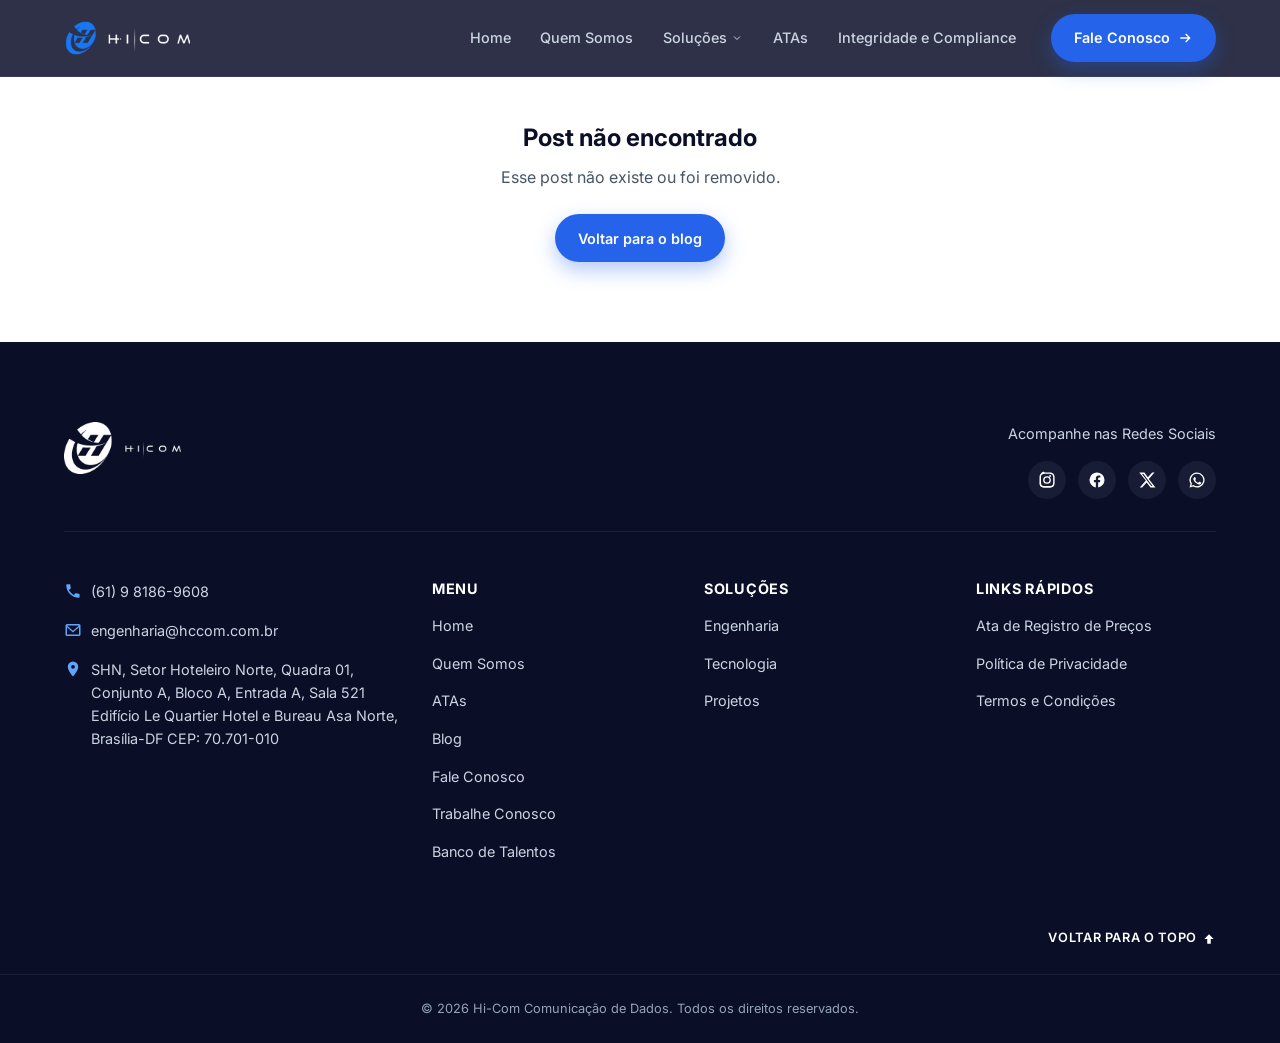
<file: pages/blog-post.html>
<!DOCTYPE html>
<html lang="pt-BR">
<head>
  <meta charset="UTF-8">
  <meta name="viewport" content="width=device-width, initial-scale=1.0">
  <title>Post | Blog Hi-Com</title>
  <meta name="description" content="Publicação do blog da Hi-Com.">

  <link rel="icon" href="../img/favicon.png" type="image/png">

  <link rel="preconnect" href="https://fonts.googleapis.com">
  <link rel="preconnect" href="https://fonts.gstatic.com" crossorigin>
  <link href="https://fonts.googleapis.com/css2?family=Inter:wght@400;500;600;700;800&display=swap" rel="stylesheet">

  <link rel="stylesheet" href="../css/reset.css">
  <link rel="stylesheet" href="../css/variables.css">
  <link rel="stylesheet" href="../css/layout.css">
  <link rel="stylesheet" href="../css/header.css">
  <link rel="stylesheet" href="../css/page-hero.css">
  <link rel="stylesheet" href="../css/blog-feed.css">
  <link rel="stylesheet" href="../css/footer.css">
</head>
<body>

  <!-- Header -->
  <header class="site-header">
    <div class="container">
      <a href="../index.html" class="logo">
        <img src="../img/logo-color.png" alt="Hi-Com">
      </a>

      <nav class="nav" id="mainNav">
        <ul class="nav-menu">
          <li class="nav-item">
            <a href="../index.html" class="nav-link">Home</a>
          </li>
          <li class="nav-item">
            <a href="quem-somos.html" class="nav-link">Quem Somos</a>
          </li>
          <li class="nav-item nav-item--dropdown">
            <a href="#" class="nav-link">
              Soluções
              <svg class="chevron" viewBox="0 0 24 24" fill="none" stroke="currentColor" stroke-width="2">
                <path d="M6 9l6 6 6-6"/>
              </svg>
            </a>
            <ul class="dropdown">
              <li><a href="engenharia.html" class="dropdown-link">Engenharia</a></li>
              <li><a href="tecnologia.html" class="dropdown-link">Tecnologia</a></li>
              <li><a href="projetos.html" class="dropdown-link">Projetos</a></li>
            </ul>
          </li>
          <li class="nav-item">
            <a href="atas.html" class="nav-link">ATAs</a>
          </li>
          <li class="nav-item">
            <a href="integridade-compliance.html" class="nav-link">Integridade e Compliance</a>
          </li>
        </ul>

        <a href="https://api.whatsapp.com/send/?phone=5561991869608&text=Ol%C3%A1%2C+vim+pelo+site+da+HiCom&type=phone_number&app_absent=0" target="_blank" rel="noopener noreferrer" class="btn btn-primary nav-cta">
          Fale Conosco
          <svg width="16" height="16" viewBox="0 0 24 24" fill="none" stroke="currentColor" stroke-width="2">
            <path d="M5 12h14M13 6l6 6-6 6"/>
          </svg>
        </a>
      </nav>

      <button class="nav-toggle" id="navToggle" aria-label="Abrir menu" aria-expanded="false" aria-controls="mainNav">
        <span></span>
        <span></span>
        <span></span>
      </button>
    </div>
  </header>

  <main>
    <section class="section section--light" style="padding-top: calc(76px + var(--space-5));">
      <div class="container">
        <div id="blogPost" data-img-base="../img/"></div>
      </div>
    </section>
  </main>

  <!-- Footer -->
  <footer class="site-footer">
    <div class="container">
      <div class="footer-top">
        <div class="footer-brand">
          <a href="../index.html" class="logo">
            <img src="../img/logo-white.png" alt="Hi-Com">
          </a>
        </div>
        <div class="footer-social">
          <span class="footer-social__label">Acompanhe nas Redes Sociais</span>
          <div class="footer-social__list">
            <a href="https://www.instagram.com/hicom.tech/" aria-label="Instagram">
              <svg viewBox="0 0 24 24"><path d="M12 2c2.7 0 3 .01 4.1.06 1.1.05 1.85.23 2.5.48.68.27 1.26.62 1.83 1.19.57.57.92 1.15 1.19 1.83.25.65.43 1.4.48 2.5.05 1.1.06 1.4.06 4.1s-.01 3-.06 4.1c-.05 1.1-.23 1.85-.48 2.5-.27.68-.62 1.26-1.19 1.83-.57.57-1.15.92-1.83 1.19-.65.25-1.4.43-2.5.48-1.1.05-1.4.06-4.1.06s-3-.01-4.1-.06c-1.1-.05-1.85-.23-2.5-.48a4.9 4.9 0 0 1-1.83-1.19 4.9 4.9 0 0 1-1.19-1.83c-.25-.65-.43-1.4-.48-2.5C2.01 15 2 14.7 2 12s.01-3 .06-4.1c.05-1.1.23-1.85.48-2.5.27-.68.62-1.26 1.19-1.83A4.9 4.9 0 0 1 5.56 1.6c.65-.25 1.4-.43 2.5-.48C8.16 2.01 8.46 2 11.16 2H12zm0 1.8c-2.65 0-2.97.01-4.02.06-.96.04-1.48.2-1.83.34-.46.18-.79.39-1.13.73-.34.34-.55.67-.73 1.13-.14.35-.3.87-.34 1.83C4.01 8.99 4 9.31 4 12s.01 2.97.06 4.02c.04.96.2 1.48.34 1.83.18.46.39.79.73 1.13.34.34.67.55 1.13.73.35.14.87.3 1.83.34 1.05.05 1.37.06 4.02.06s2.97-.01 4.02-.06c.96-.04 1.48-.2 1.83-.34.46-.18.79-.39 1.13-.73.34-.34.55-.67.73-1.13.14-.35.3-.87.34-1.83.05-1.05.06-1.37.06-4.02s-.01-2.97-.06-4.02c-.04-.96-.2-1.48-.34-1.83a2.9 2.9 0 0 0-.73-1.13 2.9 2.9 0 0 0-1.13-.73c-.35-.14-.87-.3-1.83-.34C14.97 3.81 14.65 3.8 12 3.8zm0 3.06a5.14 5.14 0 1 1 0 10.28 5.14 5.14 0 0 1 0-10.28zm0 1.8a3.34 3.34 0 1 0 0 6.68 3.34 3.34 0 0 0 0-6.68zm5.34-1.98a1.2 1.2 0 1 1-2.4 0 1.2 1.2 0 0 1 2.4 0z"/></svg>
            </a>
            <a href="https://www.facebook.com/people/Hi-Com-Comunica%C3%A7%C3%A3o-de-Dados/61573567314272/" aria-label="Facebook">
              <svg viewBox="0 0 24 24"><path d="M22 12a10 10 0 1 0-11.56 9.88v-6.99H7.9V12h2.54V9.8c0-2.5 1.49-3.89 3.77-3.89 1.09 0 2.24.2 2.24.2v2.46h-1.26c-1.24 0-1.63.77-1.63 1.56V12h2.78l-.44 2.89h-2.34v6.99A10 10 0 0 0 22 12z"/></svg>
            </a>
            <a href="https://x.com/HiCom_Tec" aria-label="X">
              <svg viewBox="0 0 24 24"><path d="M18.9 2H22l-7.6 8.7L23.3 22H16.7l-5.2-6.8L5.5 22H2.4l8.1-9.3L1.7 2h6.8l4.7 6.2L18.9 2zm-1.2 18h1.7L7.3 4H5.4l12.3 16z"/></svg>
            </a>
            <a href="https://api.whatsapp.com/send/?phone=5561991869608&text=Ol%C3%A1%2C+vim+pelo+site+da+HiCom&type=phone_number&app_absent=0" target="_blank" rel="noopener noreferrer" aria-label="WhatsApp">
              <svg viewBox="0 0 24 24"><path d="M12 2a10 10 0 0 0-8.6 15.1L2 22l5.1-1.3A10 10 0 1 0 12 2zm0 1.8a8.2 8.2 0 1 1-4.2 15.2l-.3-.2-3 .8.8-2.9-.2-.3A8.2 8.2 0 0 1 12 3.8zm-3.3 4.4c-.2 0-.5.02-.7.3-.24.28-.9.9-.9 2.2s.93 2.55 1.06 2.73c.13.18 1.83 2.8 4.44 3.82 2.17.85 2.61.68 3.08.64.47-.04 1.53-.62 1.75-1.23.22-.6.22-1.11.15-1.22-.07-.1-.24-.16-.5-.29-.27-.14-1.55-.77-1.79-.85-.24-.09-.4-.14-.58.13-.17.27-.66.85-.81 1.02-.15.18-.3.2-.56.07-.27-.14-1.13-.42-2.15-1.33-.8-.71-1.33-1.6-1.49-1.87-.15-.27-.02-.42.12-.55.13-.13.27-.32.4-.48.13-.16.18-.28.27-.46.09-.18.04-.34-.02-.48-.07-.13-.58-1.44-.82-1.97-.2-.47-.42-.42-.58-.43z"/></svg>
            </a>
          </div>
        </div>
      </div>

      <div class="footer-main">
        <div class="footer-contact-col">
          <ul class="footer-contact">
            <li>
              <svg viewBox="0 0 24 24"><path d="M6.6 10.8c1.4 2.8 3.7 5 6.5 6.5l2.2-2.2c.3-.3.7-.4 1-.2 1.1.4 2.3.6 3.5.6.6 0 1 .4 1 1V20c0 .6-.4 1-1 1C10.6 21 3 13.4 3 4c0-.6.4-1 1-1h3.5c.6 0 1 .4 1 1 0 1.2.2 2.4.6 3.5.1.3 0 .7-.2 1l-2.3 2.3z"/></svg>
              <span>(61) 9 8186-9608</span>
            </li>
            <li>
              <svg viewBox="0 0 24 24"><path d="M4 4h16a2 2 0 0 1 2 2v12a2 2 0 0 1-2 2H4a2 2 0 0 1-2-2V6a2 2 0 0 1 2-2zm0 2v.01L12 13l8-6.99V6H4zm0 2.24V18h16V8.24l-8 7-8-6.76z"/></svg>
              <span>engenharia@hccom.com.br</span>
            </li>
            <li>
              <svg viewBox="0 0 24 24"><path d="M12 2a7 7 0 0 0-7 7c0 5.25 7 13 7 13s7-7.75 7-13a7 7 0 0 0-7-7zm0 9.5A2.5 2.5 0 1 1 12 6.5a2.5 2.5 0 0 1 0 5z"/></svg>
              <span>SHN, Setor Hoteleiro Norte, Quadra 01, Conjunto A, Bloco A, Entrada A, Sala 521 Edifício Le Quartier Hotel e Bureau Asa Norte, Brasília-DF CEP: 70.701-010</span>
            </li>
          </ul>
        </div>

        <div class="footer-col">
          <h3 class="footer-col-title">Menu</h3>
          <ul class="footer-links">
            <li><a href="../index.html">Home</a></li>
            <li><a href="quem-somos.html">Quem Somos</a></li>
            <li><a href="atas.html">ATAs</a></li>
            <li><a href="blog.html">Blog</a></li>
            <li><a href="https://api.whatsapp.com/send/?phone=5561991869608&text=Ol%C3%A1%2C+vim+pelo+site+da+HiCom&type=phone_number&app_absent=0" target="_blank" rel="noopener noreferrer">Fale Conosco</a></li>
            <li><a href="trabalhe-conosco.html">Trabalhe Conosco</a></li>
            <li><a href="banco-de-talentos.html">Banco de Talentos</a></li>
          </ul>
        </div>

        <div class="footer-col">
          <h3 class="footer-col-title">Soluções</h3>
          <ul class="footer-links">
            <li><a href="engenharia.html">Engenharia</a></li>
            <li><a href="tecnologia.html">Tecnologia</a></li>
            <li><a href="projetos.html">Projetos</a></li>
          </ul>
        </div>

        <div class="footer-col">
          <h3 class="footer-col-title">Links Rápidos</h3>
          <ul class="footer-links">
            <li><a href="atas.html">Ata de Registro de Preços</a></li>
            <li><a href="politica-privacidade.html">Política de Privacidade</a></li>
            <li><a href="termos-condicoes.html">Termos e Condições</a></li>
          </ul>
        </div>
      </div>

      <div style="text-align:right; padding-bottom: var(--space-3);">
        <a href="#top" class="back-to-top">
          Voltar para o topo
          <svg viewBox="0 0 24 24"><path d="M12 4l8 8h-5v8h-6v-8H4z"/></svg>
        </a>
      </div>
    </div>

    <div class="footer-bottom">
      &copy; <span id="year"></span> Hi-Com Comunicação de Dados. Todos os direitos reservados.
    </div>
  </footer>

  <script src="../js/blog-data.js"></script>
  <script src="../js/blog.js"></script>
  <script src="../js/main.js"></script>
</body>
</html>
</file>
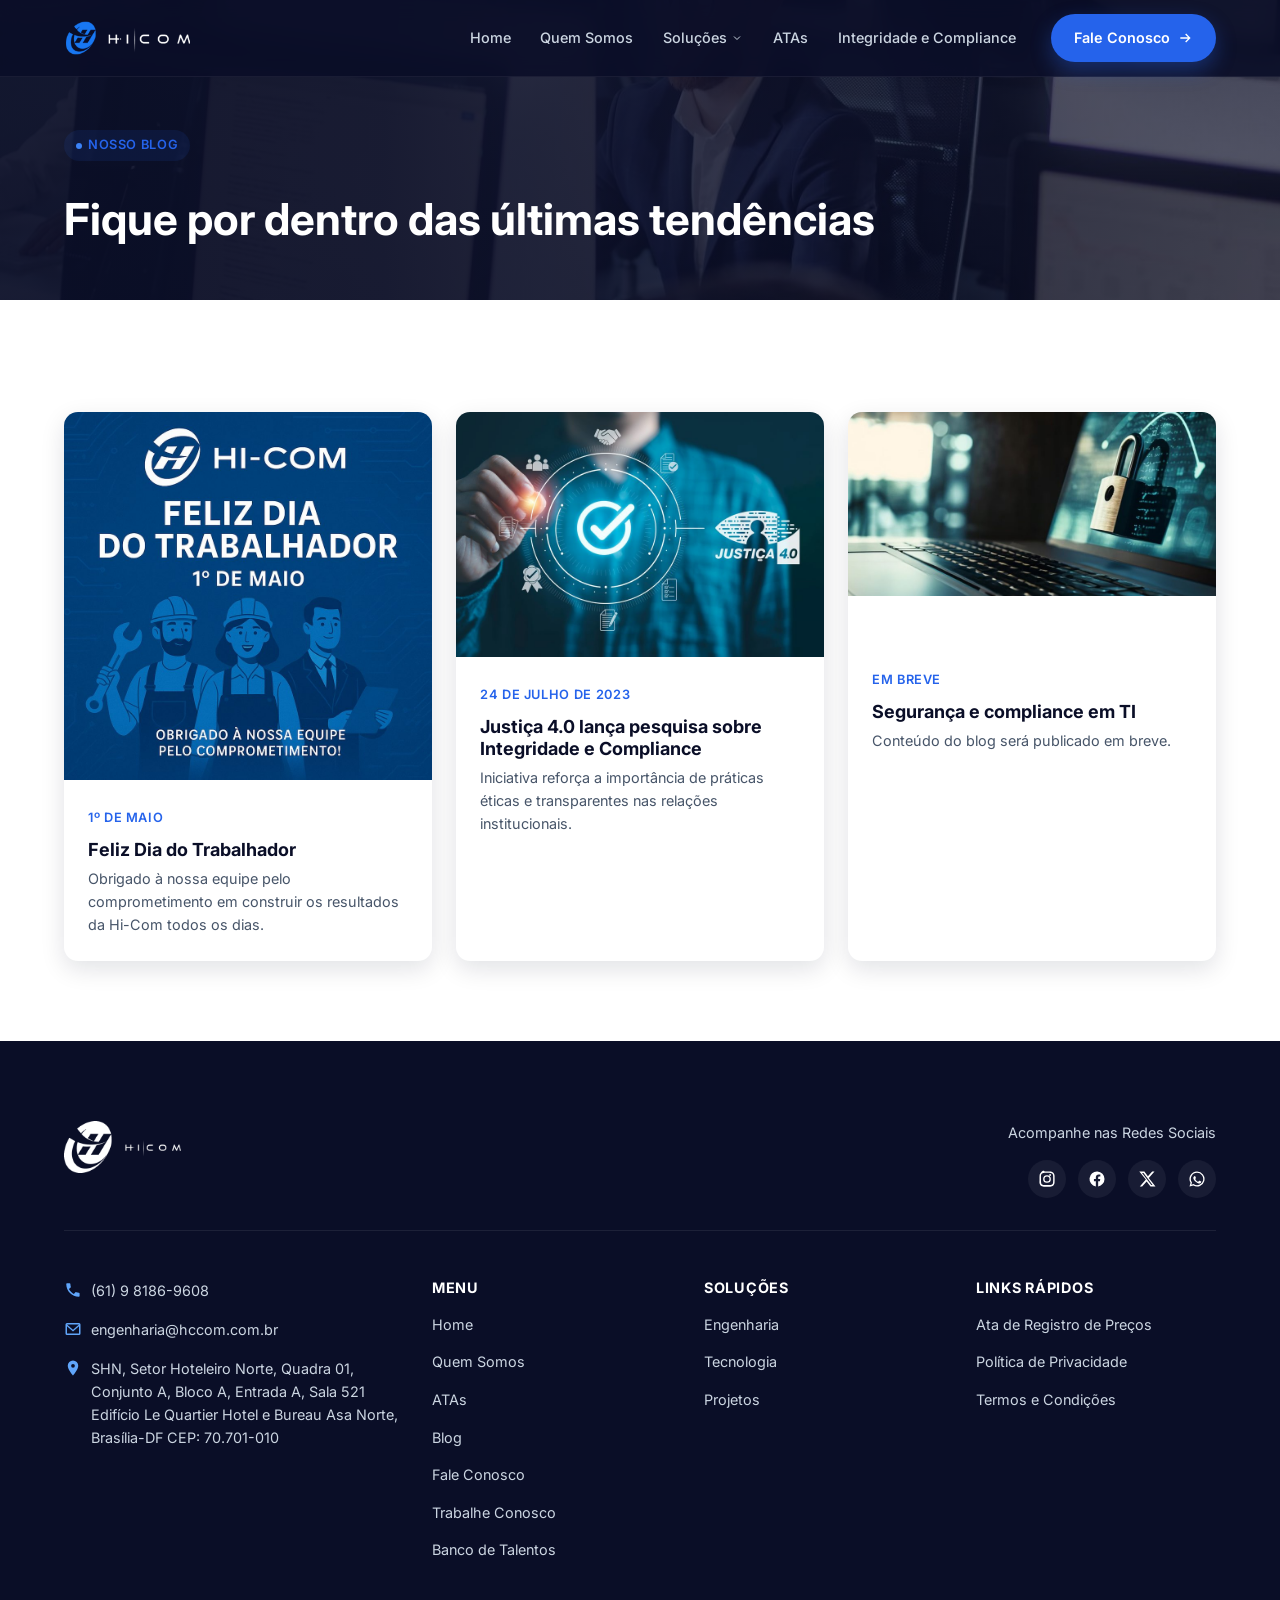
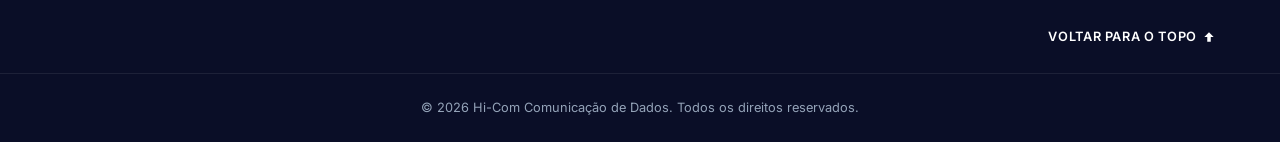
<file: pages/blog.html>
<!DOCTYPE html>
<html lang="pt-BR">
<head>
  <meta charset="UTF-8">
  <meta name="viewport" content="width=device-width, initial-scale=1.0">
  <title>Blog | Hi-Com</title>
  <meta name="description" content="Fique por dentro das últimas novidades e tendências em tecnologia da Hi-Com.">

  <link rel="icon" href="../img/favicon.png" type="image/png">

  <link rel="preconnect" href="https://fonts.googleapis.com">
  <link rel="preconnect" href="https://fonts.gstatic.com" crossorigin>
  <link href="https://fonts.googleapis.com/css2?family=Inter:wght@400;500;600;700;800&display=swap" rel="stylesheet">

  <link rel="stylesheet" href="../css/reset.css">
  <link rel="stylesheet" href="../css/variables.css">
  <link rel="stylesheet" href="../css/layout.css">
  <link rel="stylesheet" href="../css/header.css">
  <link rel="stylesheet" href="../css/page-hero.css">
  <link rel="stylesheet" href="../css/misc-sections.css">
  <link rel="stylesheet" href="../css/blog-feed.css">
  <link rel="stylesheet" href="../css/footer.css">
</head>
<body>

  <!-- Header -->
  <header class="site-header">
    <div class="container">
      <a href="../index.html" class="logo">
        <img src="../img/logo-color.png" alt="Hi-Com">
      </a>

      <nav class="nav" id="mainNav">
        <ul class="nav-menu">
          <li class="nav-item">
            <a href="../index.html" class="nav-link">Home</a>
          </li>
          <li class="nav-item">
            <a href="quem-somos.html" class="nav-link">Quem Somos</a>
          </li>
          <li class="nav-item nav-item--dropdown">
            <a href="#" class="nav-link">
              Soluções
              <svg class="chevron" viewBox="0 0 24 24" fill="none" stroke="currentColor" stroke-width="2">
                <path d="M6 9l6 6 6-6"/>
              </svg>
            </a>
            <ul class="dropdown">
              <li><a href="engenharia.html" class="dropdown-link">Engenharia</a></li>
              <li><a href="tecnologia.html" class="dropdown-link">Tecnologia</a></li>
              <li><a href="projetos.html" class="dropdown-link">Projetos</a></li>
            </ul>
          </li>
          <li class="nav-item">
            <a href="atas.html" class="nav-link">ATAs</a>
          </li>
          <li class="nav-item">
            <a href="integridade-compliance.html" class="nav-link">Integridade e Compliance</a>
          </li>
        </ul>

        <a href="https://api.whatsapp.com/send/?phone=5561991869608&text=Ol%C3%A1%2C+vim+pelo+site+da+HiCom&type=phone_number&app_absent=0" target="_blank" rel="noopener noreferrer" class="btn btn-primary nav-cta">
          Fale Conosco
          <svg width="16" height="16" viewBox="0 0 24 24" fill="none" stroke="currentColor" stroke-width="2">
            <path d="M5 12h14M13 6l6 6-6 6"/>
          </svg>
        </a>
      </nav>

      <button class="nav-toggle" id="navToggle" aria-label="Abrir menu" aria-expanded="false" aria-controls="mainNav">
        <span></span>
        <span></span>
        <span></span>
      </button>
    </div>
  </header>

  <main>
    <!-- Page hero -->
    <section class="page-hero">
      <div class="container">
        <span class="eyebrow">Nosso blog</span>
        <h1 class="page-hero-title">Fique por dentro das últimas tendências</h1>
      </div>
    </section>

    <section class="section section--light">
      <div class="container">
        <div class="blog-grid" id="blogFullList" data-img-base="../img/"></div>
      </div>
    </section>
  </main>

  <!-- Footer -->
  <footer class="site-footer">
    <div class="container">
      <div class="footer-top">
        <div class="footer-brand">
          <a href="../index.html" class="logo">
            <img src="../img/logo-white.png" alt="Hi-Com">
          </a>
        </div>
        <div class="footer-social">
          <span class="footer-social__label">Acompanhe nas Redes Sociais</span>
          <div class="footer-social__list">
            <a href="https://www.instagram.com/hicom.tech/" aria-label="Instagram">
              <svg viewBox="0 0 24 24"><path d="M12 2c2.7 0 3 .01 4.1.06 1.1.05 1.85.23 2.5.48.68.27 1.26.62 1.83 1.19.57.57.92 1.15 1.19 1.83.25.65.43 1.4.48 2.5.05 1.1.06 1.4.06 4.1s-.01 3-.06 4.1c-.05 1.1-.23 1.85-.48 2.5-.27.68-.62 1.26-1.19 1.83-.57.57-1.15.92-1.83 1.19-.65.25-1.4.43-2.5.48-1.1.05-1.4.06-4.1.06s-3-.01-4.1-.06c-1.1-.05-1.85-.23-2.5-.48a4.9 4.9 0 0 1-1.83-1.19 4.9 4.9 0 0 1-1.19-1.83c-.25-.65-.43-1.4-.48-2.5C2.01 15 2 14.7 2 12s.01-3 .06-4.1c.05-1.1.23-1.85.48-2.5.27-.68.62-1.26 1.19-1.83A4.9 4.9 0 0 1 5.56 1.6c.65-.25 1.4-.43 2.5-.48C8.16 2.01 8.46 2 11.16 2H12zm0 1.8c-2.65 0-2.97.01-4.02.06-.96.04-1.48.2-1.83.34-.46.18-.79.39-1.13.73-.34.34-.55.67-.73 1.13-.14.35-.3.87-.34 1.83C4.01 8.99 4 9.31 4 12s.01 2.97.06 4.02c.04.96.2 1.48.34 1.83.18.46.39.79.73 1.13.34.34.67.55 1.13.73.35.14.87.3 1.83.34 1.05.05 1.37.06 4.02.06s2.97-.01 4.02-.06c.96-.04 1.48-.2 1.83-.34.46-.18.79-.39 1.13-.73.34-.34.55-.67.73-1.13.14-.35.3-.87.34-1.83.05-1.05.06-1.37.06-4.02s-.01-2.97-.06-4.02c-.04-.96-.2-1.48-.34-1.83a2.9 2.9 0 0 0-.73-1.13 2.9 2.9 0 0 0-1.13-.73c-.35-.14-.87-.3-1.83-.34C14.97 3.81 14.65 3.8 12 3.8zm0 3.06a5.14 5.14 0 1 1 0 10.28 5.14 5.14 0 0 1 0-10.28zm0 1.8a3.34 3.34 0 1 0 0 6.68 3.34 3.34 0 0 0 0-6.68zm5.34-1.98a1.2 1.2 0 1 1-2.4 0 1.2 1.2 0 0 1 2.4 0z"/></svg>
            </a>
            <a href="https://www.facebook.com/people/Hi-Com-Comunica%C3%A7%C3%A3o-de-Dados/61573567314272/" aria-label="Facebook">
              <svg viewBox="0 0 24 24"><path d="M22 12a10 10 0 1 0-11.56 9.88v-6.99H7.9V12h2.54V9.8c0-2.5 1.49-3.89 3.77-3.89 1.09 0 2.24.2 2.24.2v2.46h-1.26c-1.24 0-1.63.77-1.63 1.56V12h2.78l-.44 2.89h-2.34v6.99A10 10 0 0 0 22 12z"/></svg>
            </a>
            <a href="https://x.com/HiCom_Tec" aria-label="X">
              <svg viewBox="0 0 24 24"><path d="M18.9 2H22l-7.6 8.7L23.3 22H16.7l-5.2-6.8L5.5 22H2.4l8.1-9.3L1.7 2h6.8l4.7 6.2L18.9 2zm-1.2 18h1.7L7.3 4H5.4l12.3 16z"/></svg>
            </a>
            <a href="https://api.whatsapp.com/send/?phone=5561991869608&text=Ol%C3%A1%2C+vim+pelo+site+da+HiCom&type=phone_number&app_absent=0" target="_blank" rel="noopener noreferrer" aria-label="WhatsApp">
              <svg viewBox="0 0 24 24"><path d="M12 2a10 10 0 0 0-8.6 15.1L2 22l5.1-1.3A10 10 0 1 0 12 2zm0 1.8a8.2 8.2 0 1 1-4.2 15.2l-.3-.2-3 .8.8-2.9-.2-.3A8.2 8.2 0 0 1 12 3.8zm-3.3 4.4c-.2 0-.5.02-.7.3-.24.28-.9.9-.9 2.2s.93 2.55 1.06 2.73c.13.18 1.83 2.8 4.44 3.82 2.17.85 2.61.68 3.08.64.47-.04 1.53-.62 1.75-1.23.22-.6.22-1.11.15-1.22-.07-.1-.24-.16-.5-.29-.27-.14-1.55-.77-1.79-.85-.24-.09-.4-.14-.58.13-.17.27-.66.85-.81 1.02-.15.18-.3.2-.56.07-.27-.14-1.13-.42-2.15-1.33-.8-.71-1.33-1.6-1.49-1.87-.15-.27-.02-.42.12-.55.13-.13.27-.32.4-.48.13-.16.18-.28.27-.46.09-.18.04-.34-.02-.48-.07-.13-.58-1.44-.82-1.97-.2-.47-.42-.42-.58-.43z"/></svg>
            </a>
          </div>
        </div>
      </div>

      <div class="footer-main">
        <div class="footer-contact-col">
          <ul class="footer-contact">
            <li>
              <svg viewBox="0 0 24 24"><path d="M6.6 10.8c1.4 2.8 3.7 5 6.5 6.5l2.2-2.2c.3-.3.7-.4 1-.2 1.1.4 2.3.6 3.5.6.6 0 1 .4 1 1V20c0 .6-.4 1-1 1C10.6 21 3 13.4 3 4c0-.6.4-1 1-1h3.5c.6 0 1 .4 1 1 0 1.2.2 2.4.6 3.5.1.3 0 .7-.2 1l-2.3 2.3z"/></svg>
              <span>(61) 9 8186-9608</span>
            </li>
            <li>
              <svg viewBox="0 0 24 24"><path d="M4 4h16a2 2 0 0 1 2 2v12a2 2 0 0 1-2 2H4a2 2 0 0 1-2-2V6a2 2 0 0 1 2-2zm0 2v.01L12 13l8-6.99V6H4zm0 2.24V18h16V8.24l-8 7-8-6.76z"/></svg>
              <span>engenharia@hccom.com.br</span>
            </li>
            <li>
              <svg viewBox="0 0 24 24"><path d="M12 2a7 7 0 0 0-7 7c0 5.25 7 13 7 13s7-7.75 7-13a7 7 0 0 0-7-7zm0 9.5A2.5 2.5 0 1 1 12 6.5a2.5 2.5 0 0 1 0 5z"/></svg>
              <span>SHN, Setor Hoteleiro Norte, Quadra 01, Conjunto A, Bloco A, Entrada A, Sala 521 Edifício Le Quartier Hotel e Bureau Asa Norte, Brasília-DF CEP: 70.701-010</span>
            </li>
          </ul>
        </div>

        <div class="footer-col">
          <h3 class="footer-col-title">Menu</h3>
          <ul class="footer-links">
            <li><a href="../index.html">Home</a></li>
            <li><a href="quem-somos.html">Quem Somos</a></li>
            <li><a href="atas.html">ATAs</a></li>
            <li><a href="blog.html">Blog</a></li>
            <li><a href="https://api.whatsapp.com/send/?phone=5561991869608&text=Ol%C3%A1%2C+vim+pelo+site+da+HiCom&type=phone_number&app_absent=0" target="_blank" rel="noopener noreferrer">Fale Conosco</a></li>
            <li><a href="trabalhe-conosco.html">Trabalhe Conosco</a></li>
            <li><a href="banco-de-talentos.html">Banco de Talentos</a></li>
          </ul>
        </div>

        <div class="footer-col">
          <h3 class="footer-col-title">Soluções</h3>
          <ul class="footer-links">
            <li><a href="engenharia.html">Engenharia</a></li>
            <li><a href="tecnologia.html">Tecnologia</a></li>
            <li><a href="projetos.html">Projetos</a></li>
          </ul>
        </div>

        <div class="footer-col">
          <h3 class="footer-col-title">Links Rápidos</h3>
          <ul class="footer-links">
            <li><a href="atas.html">Ata de Registro de Preços</a></li>
            <li><a href="politica-privacidade.html">Política de Privacidade</a></li>
            <li><a href="termos-condicoes.html">Termos e Condições</a></li>
          </ul>
        </div>
      </div>

      <div style="text-align:right; padding-bottom: var(--space-3);">
        <a href="#top" class="back-to-top">
          Voltar para o topo
          <svg viewBox="0 0 24 24"><path d="M12 4l8 8h-5v8h-6v-8H4z"/></svg>
        </a>
      </div>
    </div>

    <div class="footer-bottom">
      &copy; <span id="year"></span> Hi-Com Comunicação de Dados. Todos os direitos reservados.
    </div>
  </footer>

  <script src="../js/blog-data.js"></script>
  <script src="../js/blog.js"></script>
  <script src="../js/main.js"></script>
</body>
</html>
</file>
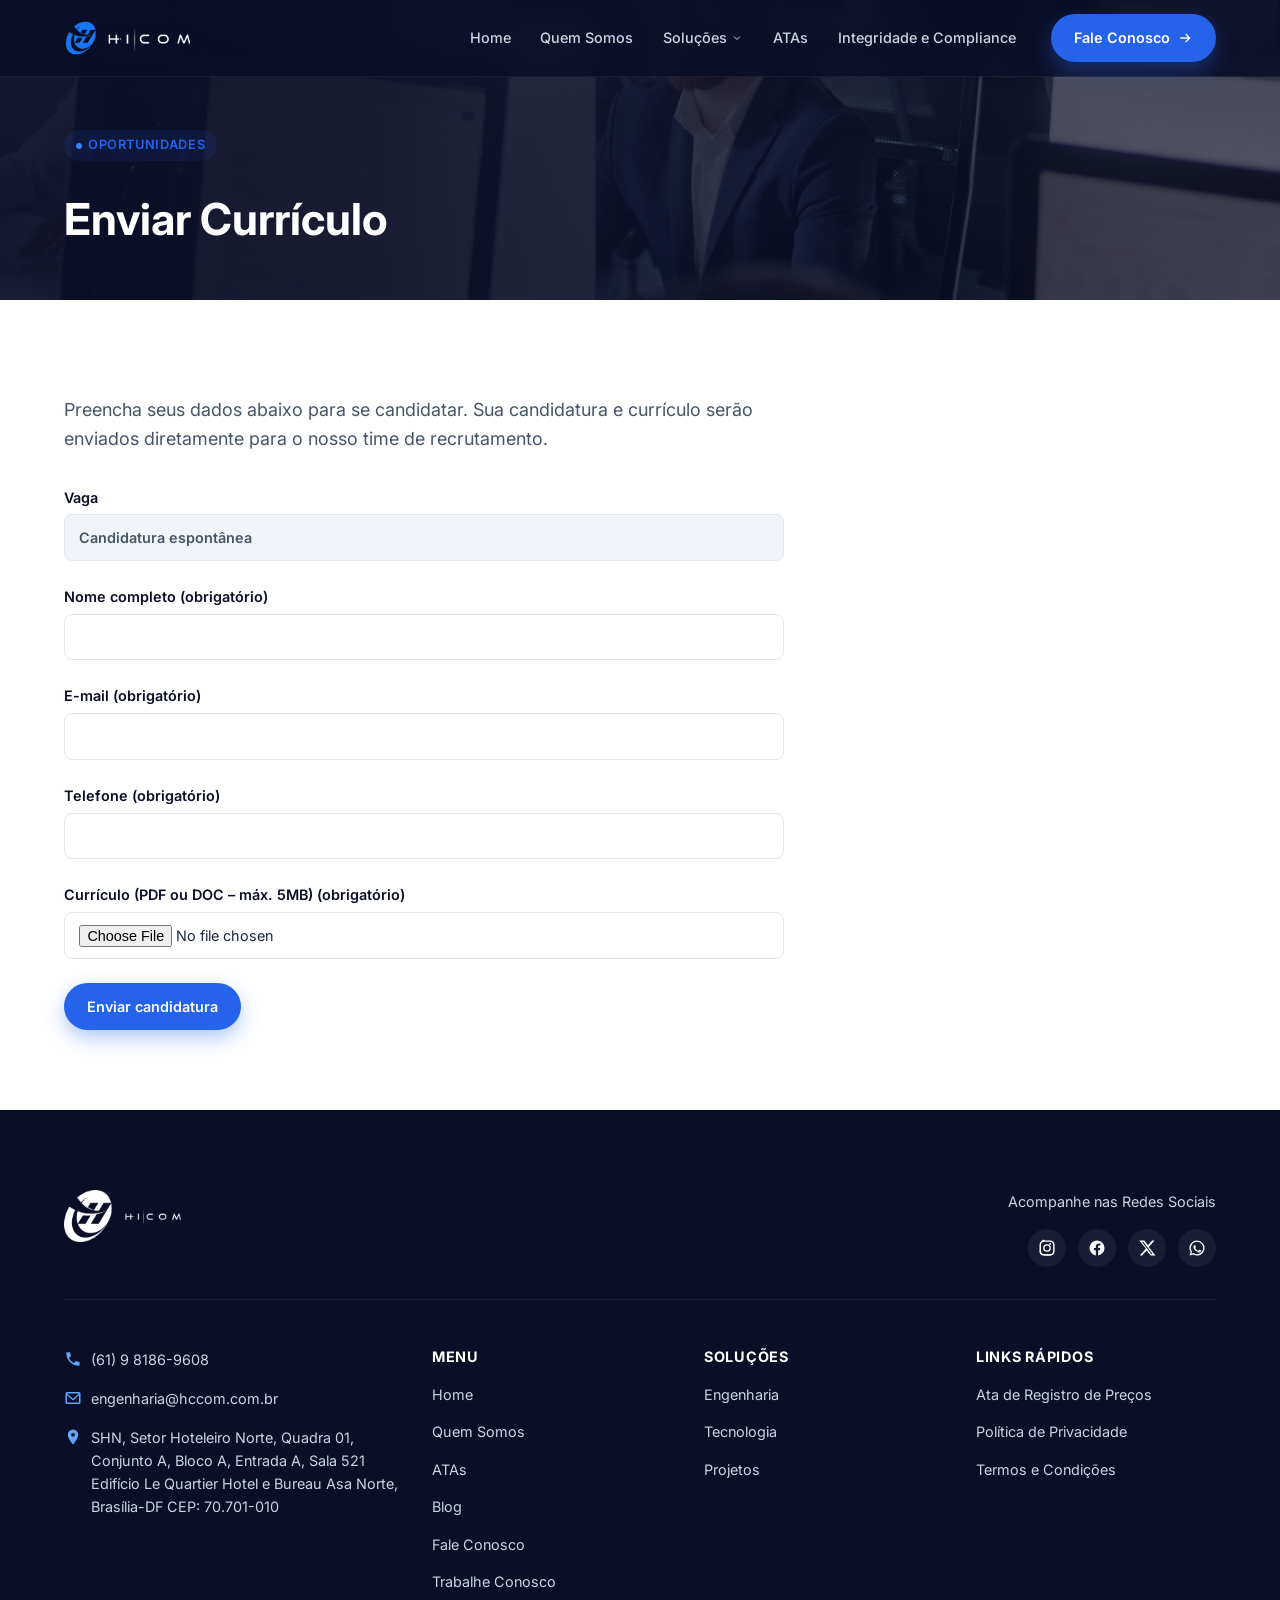
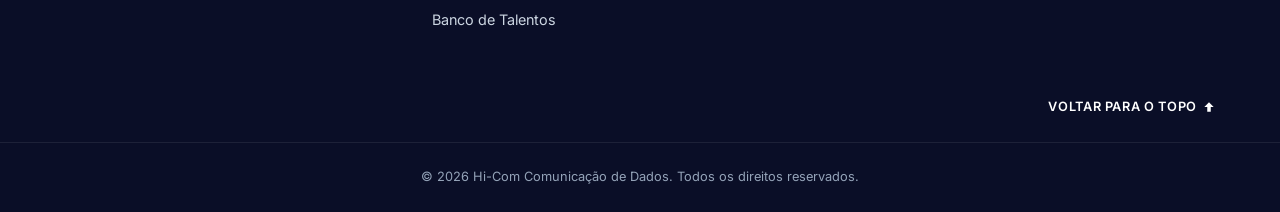
<file: pages/candidatura.html>
<!DOCTYPE html>
<html lang="pt-BR">
<head>
  <meta charset="UTF-8">
  <meta name="viewport" content="width=device-width, initial-scale=1.0">
  <title>Enviar Currículo | Hi-Com</title>
  <meta name="description" content="Envie seu currículo para uma vaga específica da Hi-Com.">

  <link rel="icon" href="../img/favicon.png" type="image/png">

  <link rel="preconnect" href="https://fonts.googleapis.com">
  <link rel="preconnect" href="https://fonts.gstatic.com" crossorigin>
  <link href="https://fonts.googleapis.com/css2?family=Inter:wght@400;500;600;700;800&display=swap" rel="stylesheet">

  <link rel="stylesheet" href="../css/reset.css">
  <link rel="stylesheet" href="../css/variables.css">
  <link rel="stylesheet" href="../css/layout.css">
  <link rel="stylesheet" href="../css/header.css">
  <link rel="stylesheet" href="../css/page-hero.css">
  <link rel="stylesheet" href="../css/form.css">
  <link rel="stylesheet" href="../css/footer.css">
</head>
<body>

  <!-- Header -->
  <header class="site-header">
    <div class="container">
      <a href="../index.html" class="logo">
        <img src="../img/logo-color.png" alt="Hi-Com">
      </a>

      <nav class="nav" id="mainNav">
        <ul class="nav-menu">
          <li class="nav-item">
            <a href="../index.html" class="nav-link">Home</a>
          </li>
          <li class="nav-item">
            <a href="quem-somos.html" class="nav-link">Quem Somos</a>
          </li>
          <li class="nav-item nav-item--dropdown">
            <a href="#" class="nav-link">
              Soluções
              <svg class="chevron" viewBox="0 0 24 24" fill="none" stroke="currentColor" stroke-width="2">
                <path d="M6 9l6 6 6-6"/>
              </svg>
            </a>
            <ul class="dropdown">
              <li><a href="engenharia.html" class="dropdown-link">Engenharia</a></li>
              <li><a href="tecnologia.html" class="dropdown-link">Tecnologia</a></li>
              <li><a href="projetos.html" class="dropdown-link">Projetos</a></li>
            </ul>
          </li>
          <li class="nav-item">
            <a href="atas.html" class="nav-link">ATAs</a>
          </li>
          <li class="nav-item">
            <a href="integridade-compliance.html" class="nav-link">Integridade e Compliance</a>
          </li>
        </ul>

        <a href="https://api.whatsapp.com/send/?phone=5561991869608&text=Ol%C3%A1%2C+vim+pelo+site+da+HiCom&type=phone_number&app_absent=0" target="_blank" rel="noopener noreferrer" class="btn btn-primary nav-cta">
          Fale Conosco
          <svg width="16" height="16" viewBox="0 0 24 24" fill="none" stroke="currentColor" stroke-width="2">
            <path d="M5 12h14M13 6l6 6-6 6"/>
          </svg>
        </a>
      </nav>

      <button class="nav-toggle" id="navToggle" aria-label="Abrir menu" aria-expanded="false" aria-controls="mainNav">
        <span></span>
        <span></span>
        <span></span>
      </button>
    </div>
  </header>

  <main>
    <!-- Page hero -->
    <section class="page-hero">
      <div class="container">
        <span class="eyebrow">Oportunidades</span>
        <h1 class="page-hero-title">Enviar Currículo</h1>
      </div>
    </section>

    <section class="section section--light">
      <div class="container">
        <p class="section-desc" style="max-width: 720px; margin-bottom: var(--space-4);">
          Preencha seus dados abaixo para se candidatar. Sua candidatura e currículo serão
          enviados diretamente para o nosso time de recrutamento.
        </p>

        <div class="form-block">
          <form id="applicationForm" action="../php/send-application.php" method="POST" enctype="multipart/form-data" novalidate>
            <div class="form-group">
              <label for="vaga">Vaga</label>
              <input type="text" id="vaga" name="vaga" readonly>
            </div>

            <div class="form-group">
              <label for="fullName">Nome completo (obrigatório)</label>
              <input type="text" id="fullName" name="fullName" required>
            </div>

            <div class="form-group">
              <label for="email">E-mail (obrigatório)</label>
              <input type="email" id="email" name="email" required>
            </div>

            <div class="form-group">
              <label for="phone">Telefone (obrigatório)</label>
              <input type="tel" id="phone" name="phone" required>
            </div>

            <div class="form-group">
              <label for="resume">Currículo (PDF ou DOC – máx. 5MB) (obrigatório)</label>
              <input type="file" id="resume" name="resume" accept=".pdf,.doc,.docx" required>
            </div>

            <button type="submit" class="btn btn-primary">Enviar candidatura</button>
            <p class="form-status" id="applicationFormStatus"></p>
          </form>
        </div>
      </div>
    </section>
  </main>

  <!-- Footer -->
  <footer class="site-footer">
    <div class="container">
      <div class="footer-top">
        <div class="footer-brand">
          <a href="../index.html" class="logo">
            <img src="../img/logo-white.png" alt="Hi-Com">
          </a>
        </div>
        <div class="footer-social">
          <span class="footer-social__label">Acompanhe nas Redes Sociais</span>
          <div class="footer-social__list">
            <a href="https://www.instagram.com/hicom.tech/" aria-label="Instagram">
              <svg viewBox="0 0 24 24"><path d="M12 2c2.7 0 3 .01 4.1.06 1.1.05 1.85.23 2.5.48.68.27 1.26.62 1.83 1.19.57.57.92 1.15 1.19 1.83.25.65.43 1.4.48 2.5.05 1.1.06 1.4.06 4.1s-.01 3-.06 4.1c-.05 1.1-.23 1.85-.48 2.5-.27.68-.62 1.26-1.19 1.83-.57.57-1.15.92-1.83 1.19-.65.25-1.4.43-2.5.48-1.1.05-1.4.06-4.1.06s-3-.01-4.1-.06c-1.1-.05-1.85-.23-2.5-.48a4.9 4.9 0 0 1-1.83-1.19 4.9 4.9 0 0 1-1.19-1.83c-.25-.65-.43-1.4-.48-2.5C2.01 15 2 14.7 2 12s.01-3 .06-4.1c.05-1.1.23-1.85.48-2.5.27-.68.62-1.26 1.19-1.83A4.9 4.9 0 0 1 5.56 1.6c.65-.25 1.4-.43 2.5-.48C8.16 2.01 8.46 2 11.16 2H12zm0 1.8c-2.65 0-2.97.01-4.02.06-.96.04-1.48.2-1.83.34-.46.18-.79.39-1.13.73-.34.34-.55.67-.73 1.13-.14.35-.3.87-.34 1.83C4.01 8.99 4 9.31 4 12s.01 2.97.06 4.02c.04.96.2 1.48.34 1.83.18.46.39.79.73 1.13.34.34.67.55 1.13.73.35.14.87.3 1.83.34 1.05.05 1.37.06 4.02.06s2.97-.01 4.02-.06c.96-.04 1.48-.2 1.83-.34.46-.18.79-.39 1.13-.73.34-.34.55-.67.73-1.13.14-.35.3-.87.34-1.83.05-1.05.06-1.37.06-4.02s-.01-2.97-.06-4.02c-.04-.96-.2-1.48-.34-1.83a2.9 2.9 0 0 0-.73-1.13 2.9 2.9 0 0 0-1.13-.73c-.35-.14-.87-.3-1.83-.34C14.97 3.81 14.65 3.8 12 3.8zm0 3.06a5.14 5.14 0 1 1 0 10.28 5.14 5.14 0 0 1 0-10.28zm0 1.8a3.34 3.34 0 1 0 0 6.68 3.34 3.34 0 0 0 0-6.68zm5.34-1.98a1.2 1.2 0 1 1-2.4 0 1.2 1.2 0 0 1 2.4 0z"/></svg>
            </a>
            <a href="https://www.facebook.com/people/Hi-Com-Comunica%C3%A7%C3%A3o-de-Dados/61573567314272/" aria-label="Facebook">
              <svg viewBox="0 0 24 24"><path d="M22 12a10 10 0 1 0-11.56 9.88v-6.99H7.9V12h2.54V9.8c0-2.5 1.49-3.89 3.77-3.89 1.09 0 2.24.2 2.24.2v2.46h-1.26c-1.24 0-1.63.77-1.63 1.56V12h2.78l-.44 2.89h-2.34v6.99A10 10 0 0 0 22 12z"/></svg>
            </a>
            <a href="https://x.com/HiCom_Tec" aria-label="X">
              <svg viewBox="0 0 24 24"><path d="M18.9 2H22l-7.6 8.7L23.3 22H16.7l-5.2-6.8L5.5 22H2.4l8.1-9.3L1.7 2h6.8l4.7 6.2L18.9 2zm-1.2 18h1.7L7.3 4H5.4l12.3 16z"/></svg>
            </a>
            <a href="https://api.whatsapp.com/send/?phone=5561991869608&text=Ol%C3%A1%2C+vim+pelo+site+da+HiCom&type=phone_number&app_absent=0" target="_blank" rel="noopener noreferrer" aria-label="WhatsApp">
              <svg viewBox="0 0 24 24"><path d="M12 2a10 10 0 0 0-8.6 15.1L2 22l5.1-1.3A10 10 0 1 0 12 2zm0 1.8a8.2 8.2 0 1 1-4.2 15.2l-.3-.2-3 .8.8-2.9-.2-.3A8.2 8.2 0 0 1 12 3.8zm-3.3 4.4c-.2 0-.5.02-.7.3-.24.28-.9.9-.9 2.2s.93 2.55 1.06 2.73c.13.18 1.83 2.8 4.44 3.82 2.17.85 2.61.68 3.08.64.47-.04 1.53-.62 1.75-1.23.22-.6.22-1.11.15-1.22-.07-.1-.24-.16-.5-.29-.27-.14-1.55-.77-1.79-.85-.24-.09-.4-.14-.58.13-.17.27-.66.85-.81 1.02-.15.18-.3.2-.56.07-.27-.14-1.13-.42-2.15-1.33-.8-.71-1.33-1.6-1.49-1.87-.15-.27-.02-.42.12-.55.13-.13.27-.32.4-.48.13-.16.18-.28.27-.46.09-.18.04-.34-.02-.48-.07-.13-.58-1.44-.82-1.97-.2-.47-.42-.42-.58-.43z"/></svg>
            </a>
          </div>
        </div>
      </div>

      <div class="footer-main">
        <div class="footer-contact-col">
          <ul class="footer-contact">
            <li>
              <svg viewBox="0 0 24 24"><path d="M6.6 10.8c1.4 2.8 3.7 5 6.5 6.5l2.2-2.2c.3-.3.7-.4 1-.2 1.1.4 2.3.6 3.5.6.6 0 1 .4 1 1V20c0 .6-.4 1-1 1C10.6 21 3 13.4 3 4c0-.6.4-1 1-1h3.5c.6 0 1 .4 1 1 0 1.2.2 2.4.6 3.5.1.3 0 .7-.2 1l-2.3 2.3z"/></svg>
              <span>(61) 9 8186-9608</span>
            </li>
            <li>
              <svg viewBox="0 0 24 24"><path d="M4 4h16a2 2 0 0 1 2 2v12a2 2 0 0 1-2 2H4a2 2 0 0 1-2-2V6a2 2 0 0 1 2-2zm0 2v.01L12 13l8-6.99V6H4zm0 2.24V18h16V8.24l-8 7-8-6.76z"/></svg>
              <span>engenharia@hccom.com.br</span>
            </li>
            <li>
              <svg viewBox="0 0 24 24"><path d="M12 2a7 7 0 0 0-7 7c0 5.25 7 13 7 13s7-7.75 7-13a7 7 0 0 0-7-7zm0 9.5A2.5 2.5 0 1 1 12 6.5a2.5 2.5 0 0 1 0 5z"/></svg>
              <span>SHN, Setor Hoteleiro Norte, Quadra 01, Conjunto A, Bloco A, Entrada A, Sala 521 Edifício Le Quartier Hotel e Bureau Asa Norte, Brasília-DF CEP: 70.701-010</span>
            </li>
          </ul>
        </div>

        <div class="footer-col">
          <h3 class="footer-col-title">Menu</h3>
          <ul class="footer-links">
            <li><a href="../index.html">Home</a></li>
            <li><a href="quem-somos.html">Quem Somos</a></li>
            <li><a href="atas.html">ATAs</a></li>
            <li><a href="blog.html">Blog</a></li>
            <li><a href="https://api.whatsapp.com/send/?phone=5561991869608&text=Ol%C3%A1%2C+vim+pelo+site+da+HiCom&type=phone_number&app_absent=0" target="_blank" rel="noopener noreferrer">Fale Conosco</a></li>
            <li><a href="trabalhe-conosco.html">Trabalhe Conosco</a></li>
            <li><a href="banco-de-talentos.html">Banco de Talentos</a></li>
          </ul>
        </div>

        <div class="footer-col">
          <h3 class="footer-col-title">Soluções</h3>
          <ul class="footer-links">
            <li><a href="engenharia.html">Engenharia</a></li>
            <li><a href="tecnologia.html">Tecnologia</a></li>
            <li><a href="projetos.html">Projetos</a></li>
          </ul>
        </div>

        <div class="footer-col">
          <h3 class="footer-col-title">Links Rápidos</h3>
          <ul class="footer-links">
            <li><a href="atas.html">Ata de Registro de Preços</a></li>
            <li><a href="politica-privacidade.html">Política de Privacidade</a></li>
            <li><a href="termos-condicoes.html">Termos e Condições</a></li>
          </ul>
        </div>
      </div>

      <div style="text-align:right; padding-bottom: var(--space-3);">
        <a href="#top" class="back-to-top">
          Voltar para o topo
          <svg viewBox="0 0 24 24"><path d="M12 4l8 8h-5v8h-6v-8H4z"/></svg>
        </a>
      </div>
    </div>

    <div class="footer-bottom">
      &copy; <span id="year"></span> Hi-Com Comunicação de Dados. Todos os direitos reservados.
    </div>
  </footer>

  <script src="../js/main.js"></script>
</body>
</html>
</file>
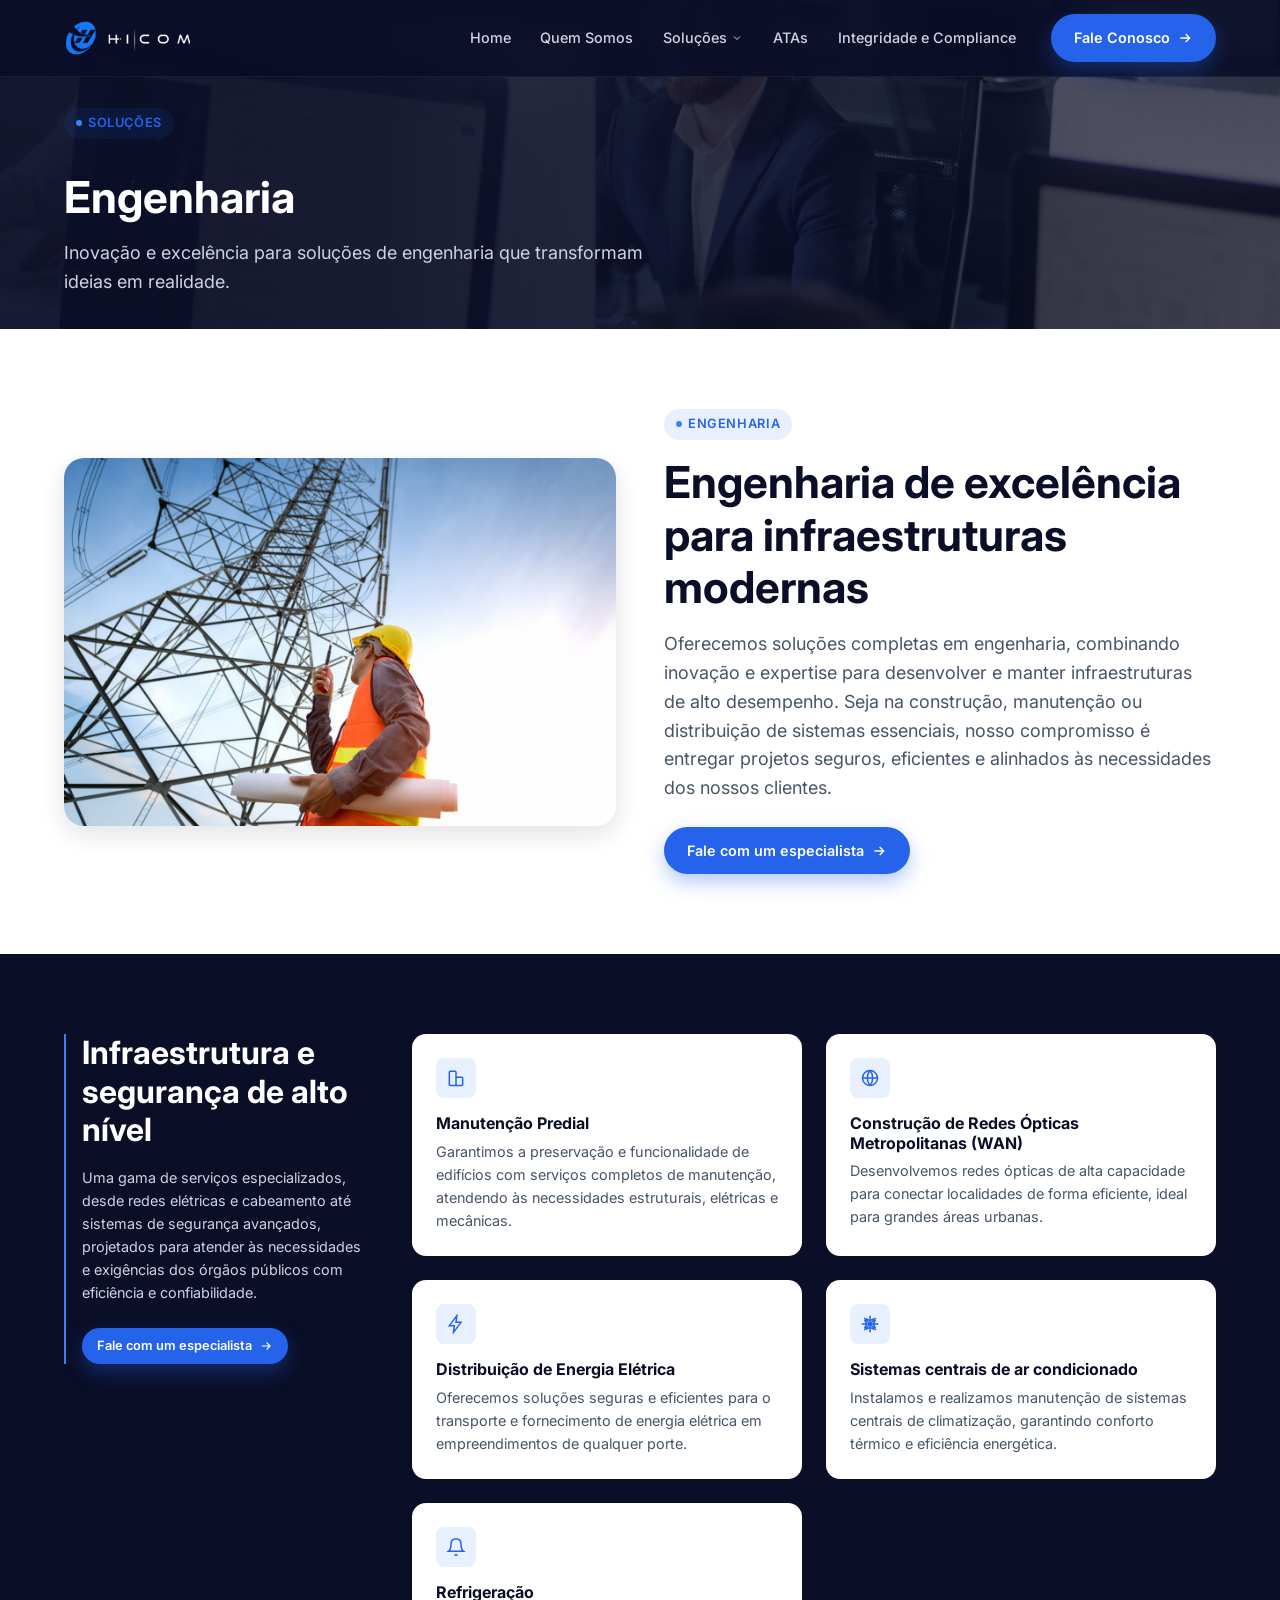
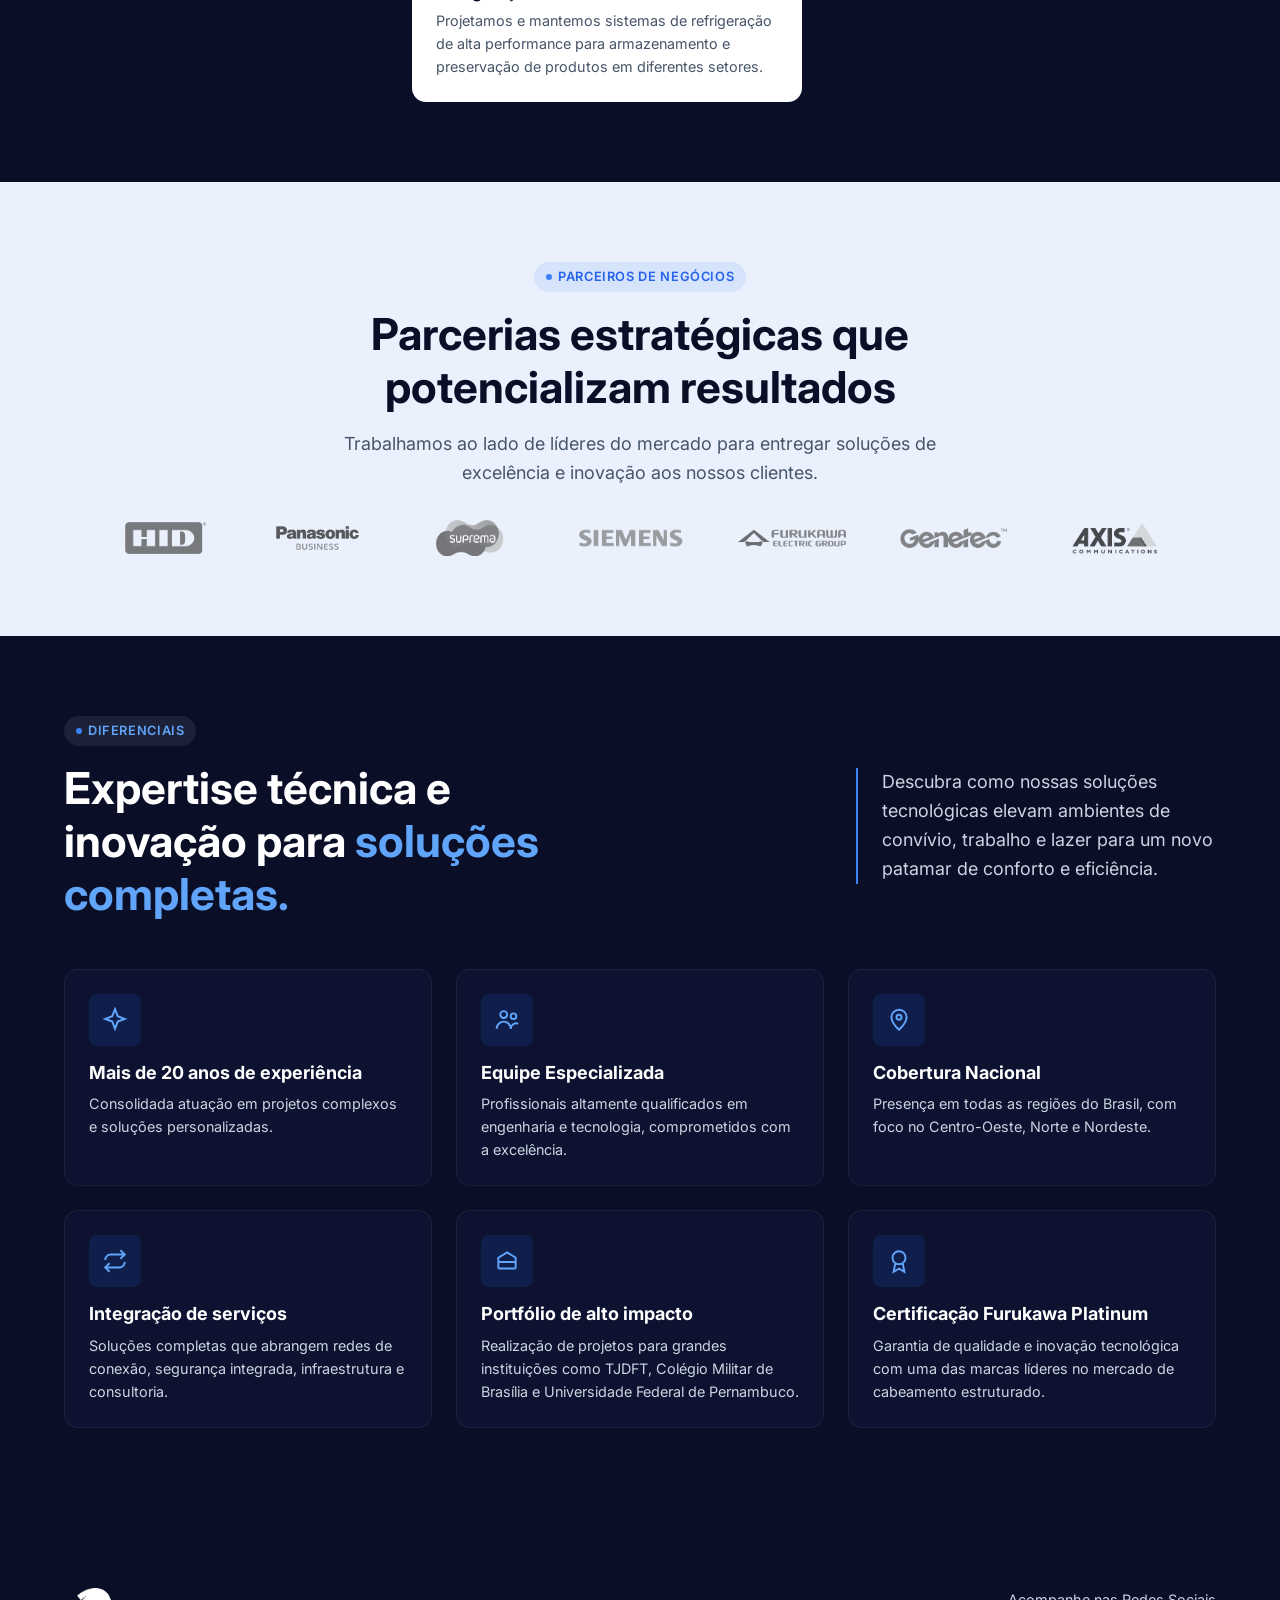
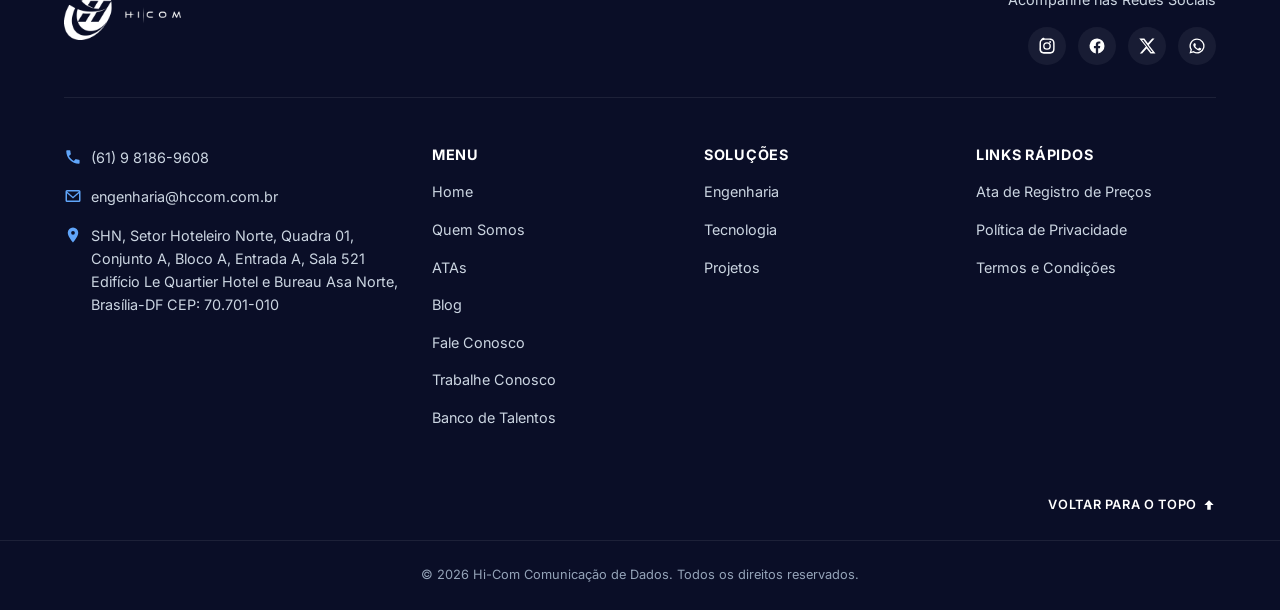
<file: pages/engenharia.html>
<!DOCTYPE html>
<html lang="pt-BR">
<head>
  <meta charset="UTF-8">
  <meta name="viewport" content="width=device-width, initial-scale=1.0">
  <title>Engenharia | Soluções Hi-Com</title>
  <meta name="description" content="Soluções de engenharia sob medida: manutenção predial, redes ópticas, distribuição de energia, climatização e refrigeração.">

  <link rel="icon" href="../img/favicon.png" type="image/png">

  <link rel="preconnect" href="https://fonts.googleapis.com">
  <link rel="preconnect" href="https://fonts.gstatic.com" crossorigin>
  <link href="https://fonts.googleapis.com/css2?family=Inter:wght@400;500;600;700;800&display=swap" rel="stylesheet">

  <link rel="stylesheet" href="../css/reset.css">
  <link rel="stylesheet" href="../css/variables.css">
  <link rel="stylesheet" href="../css/layout.css">
  <link rel="stylesheet" href="../css/header.css">
  <link rel="stylesheet" href="../css/page-hero.css">
  <link rel="stylesheet" href="../css/split-section.css">
  <link rel="stylesheet" href="../css/feature-section.css">
  <link rel="stylesheet" href="../css/misc-sections.css">
  <link rel="stylesheet" href="../css/cards.css">
  <link rel="stylesheet" href="../css/footer.css">
</head>
<body>

  <!-- Header -->
  <header class="site-header">
    <div class="container">
      <a href="../index.html" class="logo">
        <img src="../img/logo-color.png" alt="Hi-Com">
      </a>

      <nav class="nav" id="mainNav">
        <ul class="nav-menu">
          <li class="nav-item">
            <a href="../index.html" class="nav-link">Home</a>
          </li>
          <li class="nav-item">
            <a href="quem-somos.html" class="nav-link">Quem Somos</a>
          </li>
          <li class="nav-item nav-item--dropdown">
            <a href="#" class="nav-link">
              Soluções
              <svg class="chevron" viewBox="0 0 24 24" fill="none" stroke="currentColor" stroke-width="2">
                <path d="M6 9l6 6 6-6"/>
              </svg>
            </a>
            <ul class="dropdown">
              <li><a href="engenharia.html" class="dropdown-link" aria-current="page">Engenharia</a></li>
              <li><a href="tecnologia.html" class="dropdown-link">Tecnologia</a></li>
              <li><a href="projetos.html" class="dropdown-link">Projetos</a></li>
            </ul>
          </li>
          <li class="nav-item">
            <a href="atas.html" class="nav-link">ATAs</a>
          </li>
          <li class="nav-item">
            <a href="integridade-compliance.html" class="nav-link">Integridade e Compliance</a>
          </li>
        </ul>

        <a href="https://api.whatsapp.com/send/?phone=5561991869608&text=Ol%C3%A1%2C+vim+pelo+site+da+HiCom&type=phone_number&app_absent=0" target="_blank" rel="noopener noreferrer" class="btn btn-primary nav-cta">
          Fale Conosco
          <svg width="16" height="16" viewBox="0 0 24 24" fill="none" stroke="currentColor" stroke-width="2">
            <path d="M5 12h14M13 6l6 6-6 6"/>
          </svg>
        </a>
      </nav>

      <button class="nav-toggle" id="navToggle" aria-label="Abrir menu" aria-expanded="false" aria-controls="mainNav">
        <span></span>
        <span></span>
        <span></span>
      </button>
    </div>
  </header>

  <main>
    <!-- Page hero -->
    <section class="page-hero">
      <div class="container">
        <span class="eyebrow">Soluções</span>
        <h1 class="page-hero-title">Engenharia</h1>
          <p class="page-hero-subtitle">Inovação e excelência para soluções de engenharia que transformam ideias em realidade.</p>
      </div>
    </section>
    <section class="section section--light">
      <div class="container">
        <div class="split">
          <div class="split-media">
            <img src="../img/engenharia-intro.jpg" alt="Técnico Hi-Com em manutenção elétrica">
          </div>
          <div class="split-text">
            <span class="eyebrow">Engenharia</span>
            <h2 class="section-title">Engenharia de excelência para infraestruturas modernas</h2>
            <p class="section-desc">Oferecemos soluções completas em engenharia, combinando inovação e expertise para desenvolver e manter infraestruturas de alto desempenho. Seja na construção, manutenção ou distribuição de sistemas essenciais, nosso compromisso é entregar projetos seguros, eficientes e alinhados às necessidades dos nossos clientes.</p>
            <a href="https://api.whatsapp.com/send/?phone=5561991869608&text=Ol%C3%A1%2C+vim+pelo+site+da+HiCom&type=phone_number&app_absent=0" target="_blank" rel="noopener noreferrer" class="btn btn-primary">
              Fale com um especialista
              <svg width="16" height="16" viewBox="0 0 24 24" fill="none" stroke="currentColor" stroke-width="2"><path d="M5 12h14M13 6l6 6-6 6"/></svg>
            </a>
          </div>
        </div>
      </div>
    </section>
    <!-- Infraestrutura / cards -->
    <section class="feature-section">
      <div class="container">
        <div class="feature-layout">
          <div class="feature-aside feature-aside__border">
            <h2>Infraestrutura e segurança de alto nível</h2>
            <p>Uma gama de serviços especializados, desde redes elétricas e cabeamento até sistemas de segurança avançados, projetados para atender às necessidades e exigências dos órgãos públicos com eficiência e confiabilidade.</p>
            <a href="https://api.whatsapp.com/send/?phone=5561991869608&text=Ol%C3%A1%2C+vim+pelo+site+da+HiCom&type=phone_number&app_absent=0" target="_blank" rel="noopener noreferrer" class="btn btn-primary btn-sm">
              Fale com um especialista
              <svg width="14" height="14" viewBox="0 0 24 24" fill="none" stroke="currentColor" stroke-width="2"><path d="M5 12h14M13 6l6 6-6 6"/></svg>
            </a>
          </div>
          <div class="feature-grid">
          <div class="feature-card">
            <div class="feature-card__icon"><svg viewBox="0 0 24 24"><path d="M4 21V5a1 1 0 0 1 1-1h6a1 1 0 0 1 1 1v16M12 21v-9a1 1 0 0 1 1-1h6a1 1 0 0 1 1 1v9M4 21h16M8 8h.01M8 12h.01M8 16h.01"/></svg></div>
            <h3 class="feature-card__title">Manutenção Predial</h3>
            <p class="feature-card__desc">Garantimos a preservação e funcionalidade de edifícios com serviços completos de manutenção, atendendo às necessidades estruturais, elétricas e mecânicas.</p>
          </div>
          <div class="feature-card">
            <div class="feature-card__icon"><svg viewBox="0 0 24 24"><circle cx="12" cy="12" r="9"/><path d="M3 12h18M12 3a14 14 0 0 1 0 18M12 3a14 14 0 0 0 0 18"/></svg></div>
            <h3 class="feature-card__title">Construção de Redes Ópticas Metropolitanas (WAN)</h3>
            <p class="feature-card__desc">Desenvolvemos redes ópticas de alta capacidade para conectar localidades de forma eficiente, ideal para grandes áreas urbanas.</p>
          </div>
          <div class="feature-card">
            <div class="feature-card__icon"><svg viewBox="0 0 24 24"><path d="M13 2 4 14h6l-1 8 9-12h-6l1-8z"/></svg></div>
            <h3 class="feature-card__title">Distribuição de Energia Elétrica</h3>
            <p class="feature-card__desc">Oferecemos soluções seguras e eficientes para o transporte e fornecimento de energia elétrica em empreendimentos de qualquer porte.</p>
          </div>
          <div class="feature-card">
            <div class="feature-card__icon"><svg viewBox="0 0 24 24"><path d="M12 2v20M4.9 4.9l14.2 14.2M4.9 19.1 19.1 4.9M2 12h20M7 5.5 12 8l5-2.5M7 18.5 12 16l5 2.5M5.5 7 8 12l-2.5 5M18.5 7 16 12l2.5 5"/></svg></div>
            <h3 class="feature-card__title">Sistemas centrais de ar condicionado</h3>
            <p class="feature-card__desc">Instalamos e realizamos manutenção de sistemas centrais de climatização, garantindo conforto térmico e eficiência energética.</p>
          </div>
          <div class="feature-card">
            <div class="feature-card__icon"><svg viewBox="0 0 24 24"><path d="M18 8a6 6 0 0 0-12 0c0 7-3 9-3 9h18s-3-2-3-9zM13.7 21a2 2 0 0 1-3.4 0"/></svg></div>
            <h3 class="feature-card__title">Refrigeração</h3>
            <p class="feature-card__desc">Projetamos e mantemos sistemas de refrigeração de alta performance para armazenamento e preservação de produtos em diferentes setores.</p>
          </div>
          </div>
        </div>
      </div>
    </section>
    <!-- Parcerias -->
    <section class="section section--tint partners">
      <div class="container">
        <div class="section-head">
          <span class="eyebrow" style="justify-content:center;">Parceiros de negócios</span>
          <h2 class="section-title">Parcerias estratégicas que potencializam resultados</h2>
          <p class="section-desc">
            Trabalhamos ao lado de líderes do mercado para entregar soluções de excelência e
            inovação aos nossos clientes.
          </p>
        </div>
        <div class="partners-track">
          <img src="../img/partners/hid.png" alt="HID" loading="lazy">
          <img src="../img/partners/panasonic-business.png" alt="Panasonic Business" loading="lazy">
          <img src="../img/partners/suprema.png" alt="Suprema" loading="lazy">
          <img src="../img/partners/siemens.png" alt="Siemens" loading="lazy">
          <img src="../img/partners/furukawa.png" alt="Furukawa Electric Group" loading="lazy">
          <img src="../img/partners/genetec.png" alt="Genetec" loading="lazy">
          <img src="../img/partners/axis.png" alt="AXIS Communications" loading="lazy">
        </div>
      </div>
    </section>
    <!-- Diferenciais -->
    <section class="section section--dark">
      <div class="container">
        <div class="section-head-row-alt">
          <div class="section-head-row-alt__title">
            <span class="eyebrow">Diferenciais</span>
            <h2 class="section-title">
              Expertise técnica e inovação para <span class="highlight">soluções completas.</span>
            </h2>
          </div>
          <p class="section-desc section-desc--aside">
            Descubra como nossas soluções tecnológicas elevam ambientes de convívio,
            trabalho e lazer para um novo patamar de conforto e eficiência.
          </p>
        </div>

        <div class="cards-grid" style="margin-top: var(--space-5);">
          <div class="card">
            <div class="card-icon">
              <svg viewBox="0 0 24 24"><path d="M12 2l2.5 6.5L21 11l-6.5 2.5L12 20l-2.5-6.5L3 11l6.5-2.5L12 2z"/></svg>
            </div>
            <h3 class="card-title">Mais de 20 anos de experiência</h3>
            <p class="card-desc">Consolidada atuação em projetos complexos e soluções personalizadas.</p>
          </div>

          <div class="card">
            <div class="card-icon">
              <svg viewBox="0 0 24 24"><circle cx="9" cy="7" r="3.2"/><path d="M2.5 20a6.5 6.5 0 0 1 13 0"/><circle cx="18" cy="8.5" r="2.6"/><path d="M15.5 20a5 5 0 0 1 6.9-4.6"/></svg>
            </div>
            <h3 class="card-title">Equipe Especializada</h3>
            <p class="card-desc">Profissionais altamente qualificados em engenharia e tecnologia, comprometidos com a excelência.</p>
          </div>

          <div class="card">
            <div class="card-icon">
              <svg viewBox="0 0 24 24"><path d="M12 21s7-6.5 7-11.5A7 7 0 0 0 5 9.5C5 14.5 12 21 12 21z"/><circle cx="12" cy="9.5" r="2.3"/></svg>
            </div>
            <h3 class="card-title">Cobertura Nacional</h3>
            <p class="card-desc">Presença em todas as regiões do Brasil, com foco no Centro-Oeste, Norte e Nordeste.</p>
          </div>

          <div class="card">
            <div class="card-icon">
              <svg viewBox="0 0 24 24"><path d="M17 2l4 4-4 4M21 6H8a5 5 0 0 0-5 5M7 22l-4-4 4-4M3 18h13a5 5 0 0 0 5-5"/></svg>
            </div>
            <h3 class="card-title">Integração de serviços</h3>
            <p class="card-desc">Soluções completas que abrangem redes de conexão, segurança integrada, infraestrutura e consultoria.</p>
          </div>

          <div class="card">
            <div class="card-icon">
              <svg viewBox="0 0 24 24"><path d="M4 19V9l8-5 8 5v10M4 19h16M4 19v-6h16v6"/></svg>
            </div>
            <h3 class="card-title">Portfólio de alto impacto</h3>
            <p class="card-desc">Realização de projetos para grandes instituições como TJDFT, Colégio Militar de Brasília e Universidade Federal de Pernambuco.</p>
          </div>

          <div class="card">
            <div class="card-icon">
              <svg viewBox="0 0 24 24"><circle cx="12" cy="9" r="6"/><path d="M8.5 14.5L7 22l5-3 5 3-1.5-7.5"/></svg>
            </div>
            <h3 class="card-title">Certificação Furukawa Platinum</h3>
            <p class="card-desc">Garantia de qualidade e inovação tecnológica com uma das marcas líderes no mercado de cabeamento estruturado.</p>
          </div>
        </div>
      </div>
    </section>

  </main>

  <!-- Footer -->
  <footer class="site-footer">
    <div class="container">
      <div class="footer-top">
        <div class="footer-brand">
          <a href="../index.html" class="logo">
            <img src="../img/logo-white.png" alt="Hi-Com">
      </a>
        </div>
        <div class="footer-social">
          <span class="footer-social__label">Acompanhe nas Redes Sociais</span>
          <div class="footer-social__list">
            <a href="https://www.instagram.com/hicom.tech/" aria-label="Instagram">
              <svg viewBox="0 0 24 24"><path d="M12 2c2.7 0 3 .01 4.1.06 1.1.05 1.85.23 2.5.48.68.27 1.26.62 1.83 1.19.57.57.92 1.15 1.19 1.83.25.65.43 1.4.48 2.5.05 1.1.06 1.4.06 4.1s-.01 3-.06 4.1c-.05 1.1-.23 1.85-.48 2.5-.27.68-.62 1.26-1.19 1.83-.57.57-1.15.92-1.83 1.19-.65.25-1.4.43-2.5.48-1.1.05-1.4.06-4.1.06s-3-.01-4.1-.06c-1.1-.05-1.85-.23-2.5-.48a4.9 4.9 0 0 1-1.83-1.19 4.9 4.9 0 0 1-1.19-1.83c-.25-.65-.43-1.4-.48-2.5C2.01 15 2 14.7 2 12s.01-3 .06-4.1c.05-1.1.23-1.85.48-2.5.27-.68.62-1.26 1.19-1.83A4.9 4.9 0 0 1 5.56 1.6c.65-.25 1.4-.43 2.5-.48C8.16 2.01 8.46 2 11.16 2H12zm0 1.8c-2.65 0-2.97.01-4.02.06-.96.04-1.48.2-1.83.34-.46.18-.79.39-1.13.73-.34.34-.55.67-.73 1.13-.14.35-.3.87-.34 1.83C4.01 8.99 4 9.31 4 12s.01 2.97.06 4.02c.04.96.2 1.48.34 1.83.18.46.39.79.73 1.13.34.34.67.55 1.13.73.35.14.87.3 1.83.34 1.05.05 1.37.06 4.02.06s2.97-.01 4.02-.06c.96-.04 1.48-.2 1.83-.34.46-.18.79-.39 1.13-.73.34-.34.55-.67.73-1.13.14-.35.3-.87.34-1.83.05-1.05.06-1.37.06-4.02s-.01-2.97-.06-4.02c-.04-.96-.2-1.48-.34-1.83a2.9 2.9 0 0 0-.73-1.13 2.9 2.9 0 0 0-1.13-.73c-.35-.14-.87-.3-1.83-.34C14.97 3.81 14.65 3.8 12 3.8zm0 3.06a5.14 5.14 0 1 1 0 10.28 5.14 5.14 0 0 1 0-10.28zm0 1.8a3.34 3.34 0 1 0 0 6.68 3.34 3.34 0 0 0 0-6.68zm5.34-1.98a1.2 1.2 0 1 1-2.4 0 1.2 1.2 0 0 1 2.4 0z"/></svg>
            </a>
            <a href="https://www.facebook.com/people/Hi-Com-Comunica%C3%A7%C3%A3o-de-Dados/61573567314272/" aria-label="Facebook">
              <svg viewBox="0 0 24 24"><path d="M22 12a10 10 0 1 0-11.56 9.88v-6.99H7.9V12h2.54V9.8c0-2.5 1.49-3.89 3.77-3.89 1.09 0 2.24.2 2.24.2v2.46h-1.26c-1.24 0-1.63.77-1.63 1.56V12h2.78l-.44 2.89h-2.34v6.99A10 10 0 0 0 22 12z"/></svg>
            </a>
            <a href="https://x.com/HiCom_Tec" aria-label="X">
              <svg viewBox="0 0 24 24"><path d="M18.9 2H22l-7.6 8.7L23.3 22H16.7l-5.2-6.8L5.5 22H2.4l8.1-9.3L1.7 2h6.8l4.7 6.2L18.9 2zm-1.2 18h1.7L7.3 4H5.4l12.3 16z"/></svg>
            </a>
            <a href="https://api.whatsapp.com/send/?phone=5561991869608&text=Ol%C3%A1%2C+vim+pelo+site+da+HiCom&type=phone_number&app_absent=0" target="_blank" rel="noopener noreferrer" aria-label="WhatsApp">
              <svg viewBox="0 0 24 24"><path d="M12 2a10 10 0 0 0-8.6 15.1L2 22l5.1-1.3A10 10 0 1 0 12 2zm0 1.8a8.2 8.2 0 1 1-4.2 15.2l-.3-.2-3 .8.8-2.9-.2-.3A8.2 8.2 0 0 1 12 3.8zm-3.3 4.4c-.2 0-.5.02-.7.3-.24.28-.9.9-.9 2.2s.93 2.55 1.06 2.73c.13.18 1.83 2.8 4.44 3.82 2.17.85 2.61.68 3.08.64.47-.04 1.53-.62 1.75-1.23.22-.6.22-1.11.15-1.22-.07-.1-.24-.16-.5-.29-.27-.14-1.55-.77-1.79-.85-.24-.09-.4-.14-.58.13-.17.27-.66.85-.81 1.02-.15.18-.3.2-.56.07-.27-.14-1.13-.42-2.15-1.33-.8-.71-1.33-1.6-1.49-1.87-.15-.27-.02-.42.12-.55.13-.13.27-.32.4-.48.13-.16.18-.28.27-.46.09-.18.04-.34-.02-.48-.07-.13-.58-1.44-.82-1.97-.2-.47-.42-.42-.58-.43z"/></svg>
            </a>
          </div>
        </div>
      </div>

      <div class="footer-main">
        <div class="footer-contact-col">
          <ul class="footer-contact">
            <li>
              <svg viewBox="0 0 24 24"><path d="M6.6 10.8c1.4 2.8 3.7 5 6.5 6.5l2.2-2.2c.3-.3.7-.4 1-.2 1.1.4 2.3.6 3.5.6.6 0 1 .4 1 1V20c0 .6-.4 1-1 1C10.6 21 3 13.4 3 4c0-.6.4-1 1-1h3.5c.6 0 1 .4 1 1 0 1.2.2 2.4.6 3.5.1.3 0 .7-.2 1l-2.3 2.3z"/></svg>
              <span>(61) 9 8186-9608</span>
            </li>
            <li>
              <svg viewBox="0 0 24 24"><path d="M4 4h16a2 2 0 0 1 2 2v12a2 2 0 0 1-2 2H4a2 2 0 0 1-2-2V6a2 2 0 0 1 2-2zm0 2v.01L12 13l8-6.99V6H4zm0 2.24V18h16V8.24l-8 7-8-6.76z"/></svg>
              <span>engenharia@hccom.com.br</span>
            </li>
            <li>
              <svg viewBox="0 0 24 24"><path d="M12 2a7 7 0 0 0-7 7c0 5.25 7 13 7 13s7-7.75 7-13a7 7 0 0 0-7-7zm0 9.5A2.5 2.5 0 1 1 12 6.5a2.5 2.5 0 0 1 0 5z"/></svg>
              <span>SHN, Setor Hoteleiro Norte, Quadra 01, Conjunto A, Bloco A, Entrada A, Sala 521 Edifício Le Quartier Hotel e Bureau Asa Norte, Brasília-DF CEP: 70.701-010</span>
            </li>
          </ul>
        </div>

        <div class="footer-col">
          <h3 class="footer-col-title">Menu</h3>
          <ul class="footer-links">
            <li><a href="../index.html">Home</a></li>
            <li><a href="quem-somos.html">Quem Somos</a></li>
            <li><a href="atas.html">ATAs</a></li>
            <li><a href="blog.html">Blog</a></li>
            <li><a href="https://api.whatsapp.com/send/?phone=5561991869608&text=Ol%C3%A1%2C+vim+pelo+site+da+HiCom&type=phone_number&app_absent=0" target="_blank" rel="noopener noreferrer">Fale Conosco</a></li>
            <li><a href="trabalhe-conosco.html">Trabalhe Conosco</a></li>
            <li><a href="banco-de-talentos.html">Banco de Talentos</a></li>
          </ul>
        </div>

        <div class="footer-col">
          <h3 class="footer-col-title">Soluções</h3>
          <ul class="footer-links">
            <li><a href="engenharia.html">Engenharia</a></li>
            <li><a href="tecnologia.html">Tecnologia</a></li>
            <li><a href="projetos.html">Projetos</a></li>
          </ul>
        </div>

        <div class="footer-col">
          <h3 class="footer-col-title">Links Rápidos</h3>
          <ul class="footer-links">
            <li><a href="atas.html">Ata de Registro de Preços</a></li>
            <li><a href="politica-privacidade.html">Política de Privacidade</a></li>
            <li><a href="termos-condicoes.html">Termos e Condições</a></li>
          </ul>
        </div>
      </div>

      <div style="text-align:right; padding-bottom: var(--space-3);">
        <a href="#top" class="back-to-top">
          Voltar para o topo
          <svg viewBox="0 0 24 24"><path d="M12 4l8 8h-5v8h-6v-8H4z"/></svg>
        </a>
      </div>
    </div>

    <div class="footer-bottom">
      &copy; <span id="year"></span> Hi-Com Comunicação de Dados. Todos os direitos reservados.
    </div>
  </footer>

  <script src="../js/main.js"></script>
</body>
</html>
</file>
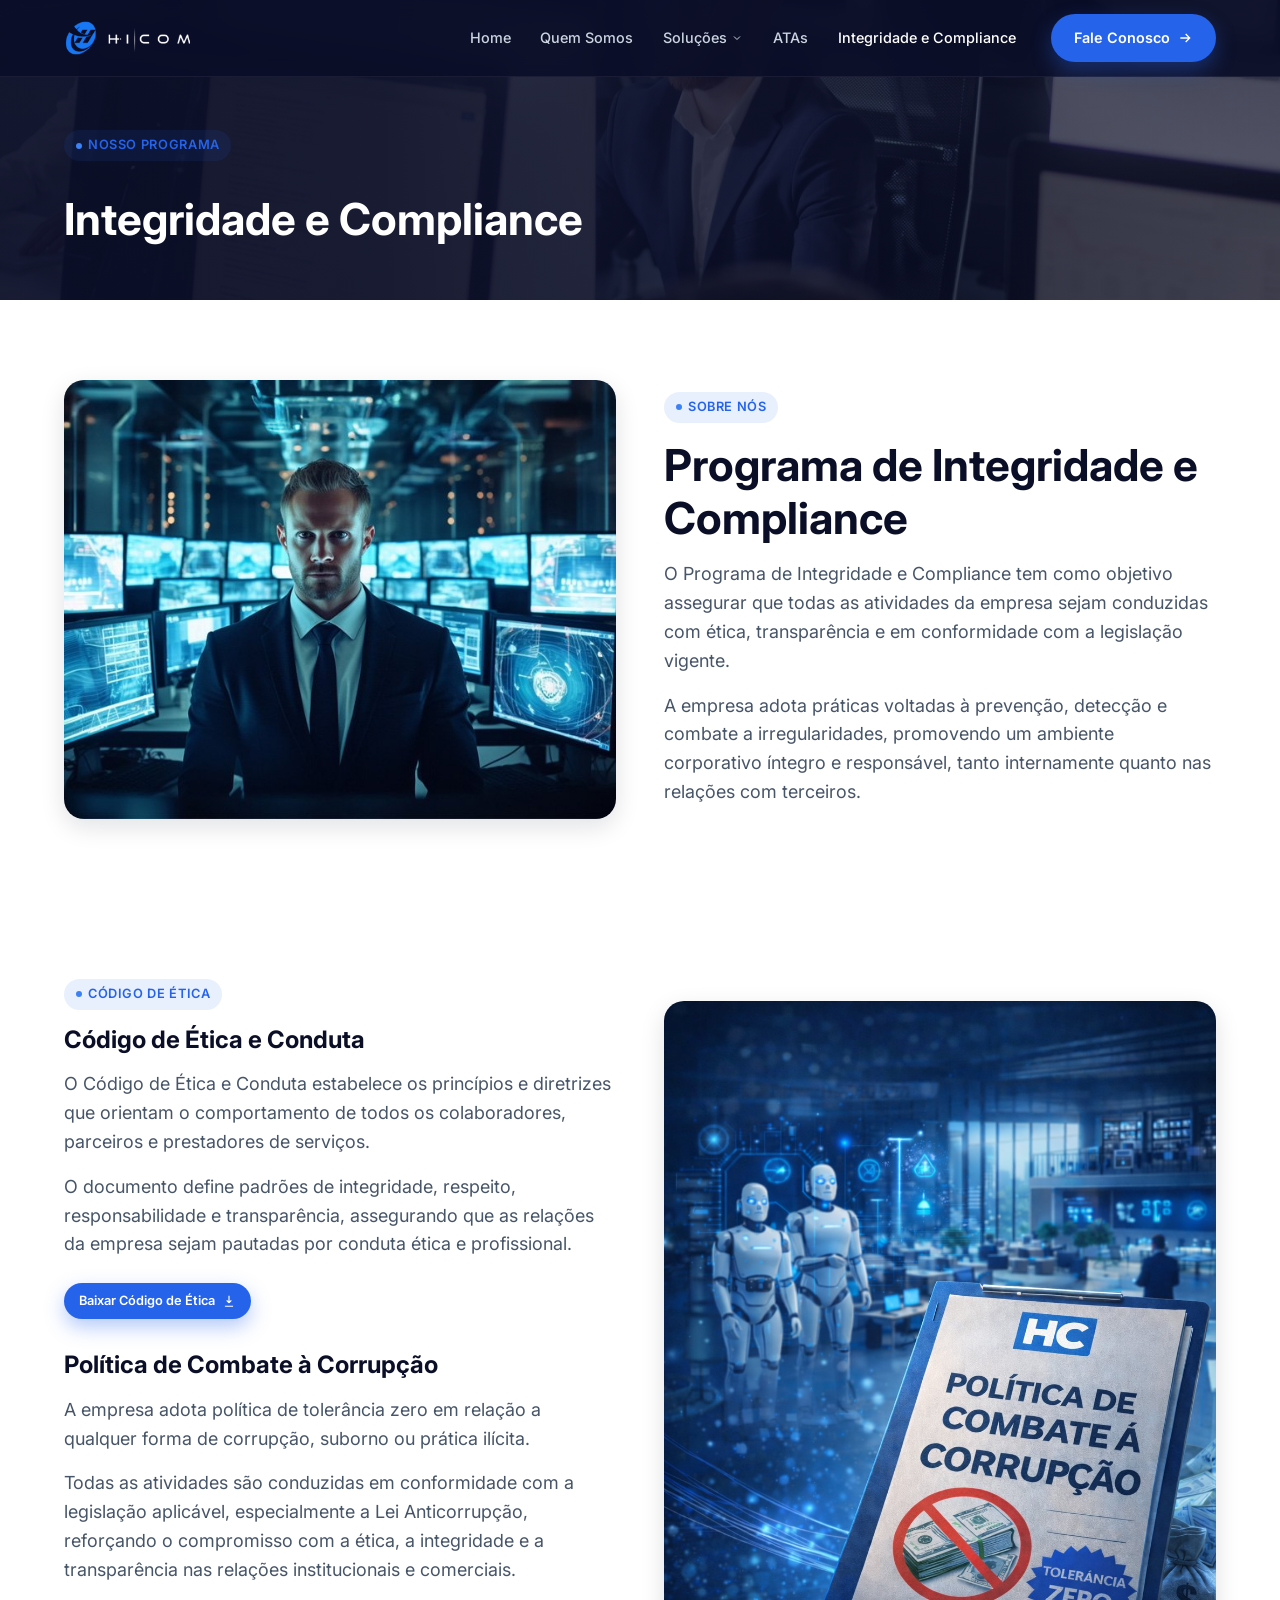
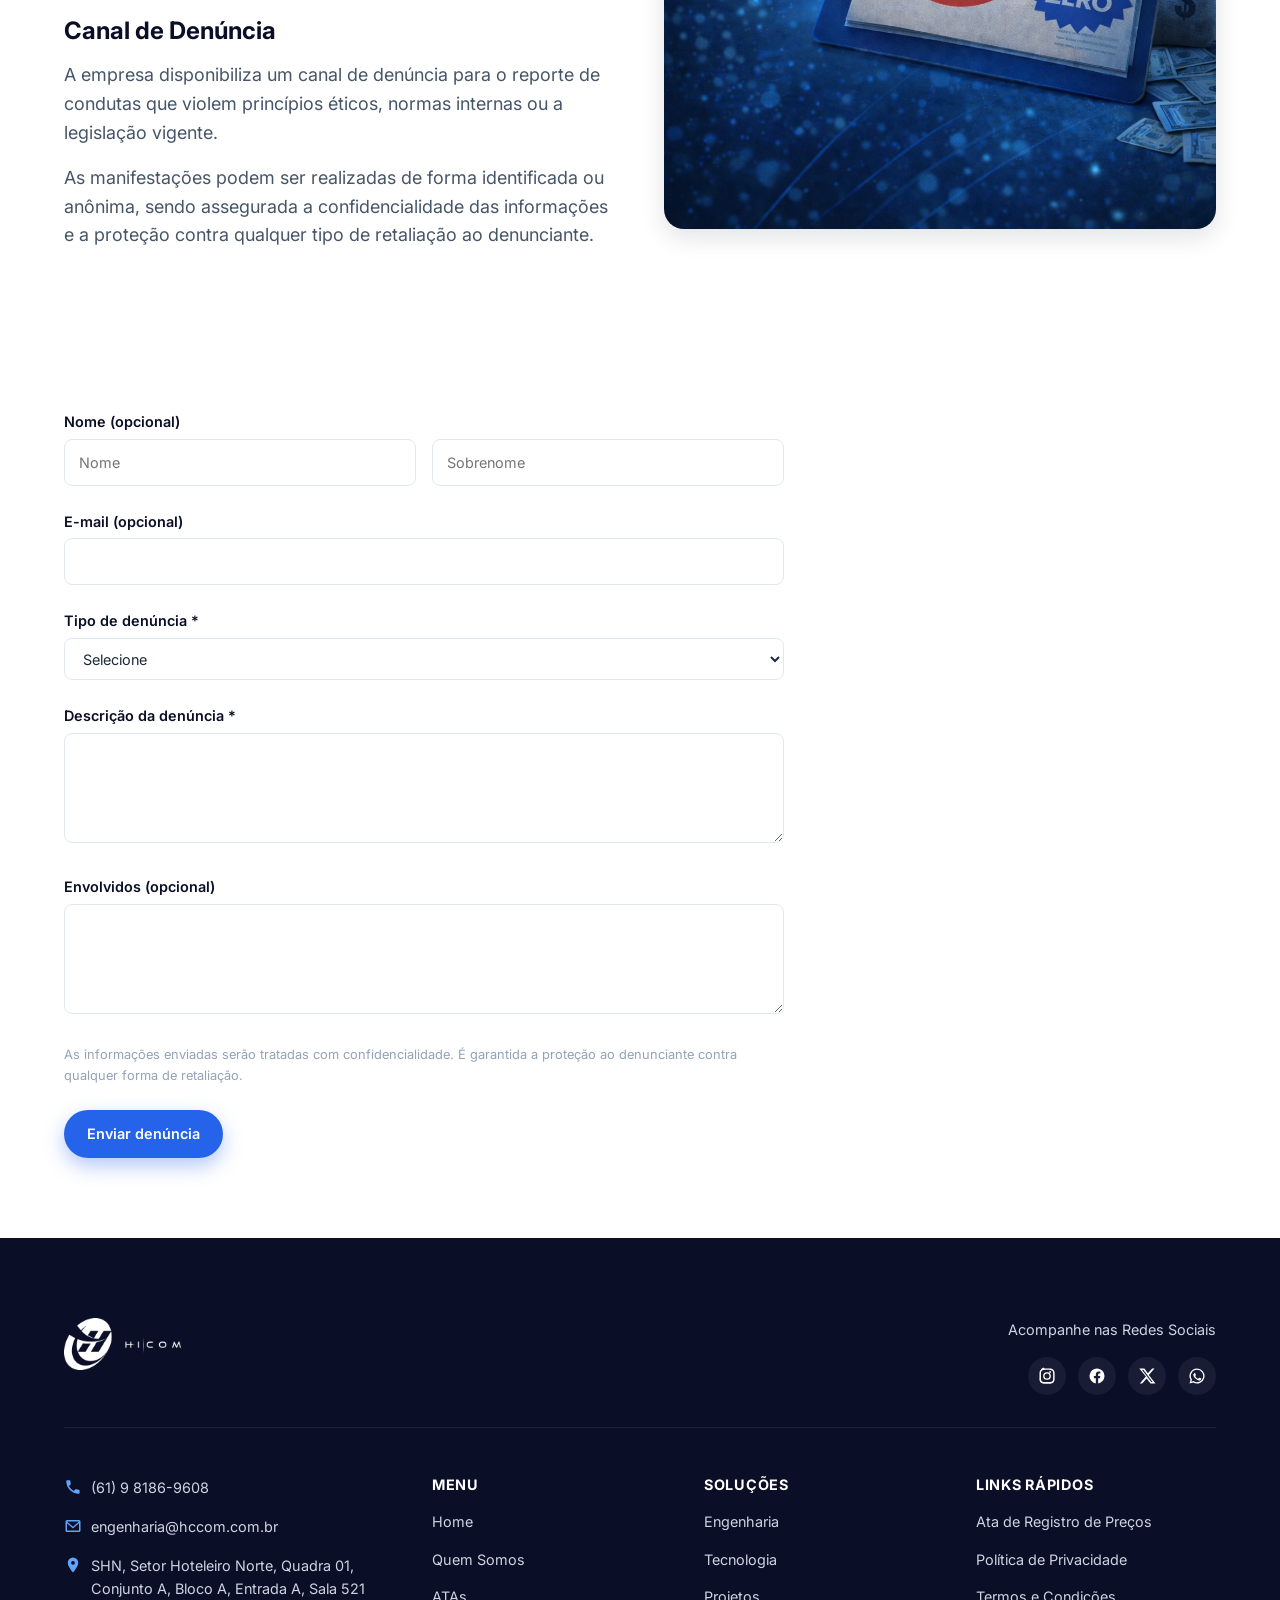
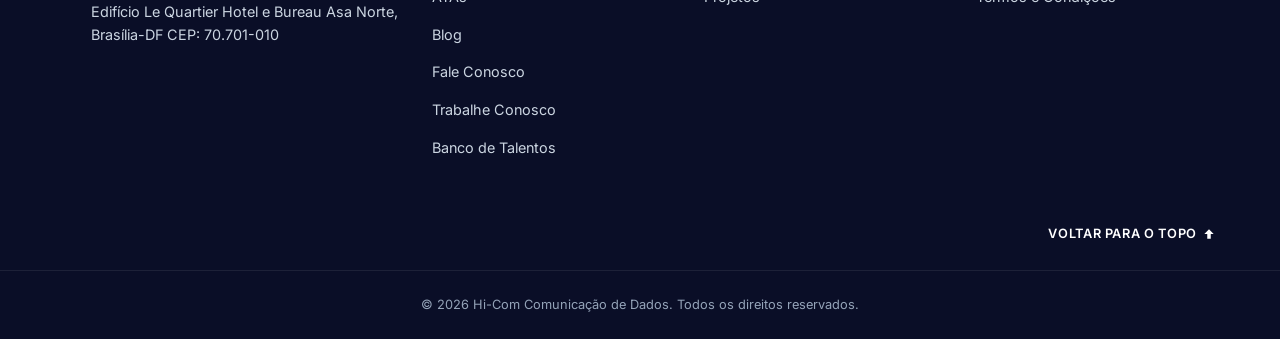
<file: pages/integridade-compliance.html>
<!DOCTYPE html>
<html lang="pt-BR">
<head>
  <meta charset="UTF-8">
  <meta name="viewport" content="width=device-width, initial-scale=1.0">
  <title>Integridade e Compliance | Hi-Com</title>
  <meta name="description" content="Conheça o Programa de Integridade e Compliance da Hi-Com, o Código de Ética e o canal de denúncia.">

  <link rel="icon" href="../img/favicon.png" type="image/png">

  <link rel="preconnect" href="https://fonts.googleapis.com">
  <link rel="preconnect" href="https://fonts.gstatic.com" crossorigin>
  <link href="https://fonts.googleapis.com/css2?family=Inter:wght@400;500;600;700;800&display=swap" rel="stylesheet">

  <link rel="stylesheet" href="../css/reset.css">
  <link rel="stylesheet" href="../css/variables.css">
  <link rel="stylesheet" href="../css/layout.css">
  <link rel="stylesheet" href="../css/header.css">
  <link rel="stylesheet" href="../css/page-hero.css">
  <link rel="stylesheet" href="../css/split-section.css">
  <link rel="stylesheet" href="../css/form.css">
  <link rel="stylesheet" href="../css/footer.css">
</head>
<body>

  <!-- Header -->
  <header class="site-header">
    <div class="container">
      <a href="../index.html" class="logo">
        <img src="../img/logo-color.png" alt="Hi-Com">
      </a>

      <nav class="nav" id="mainNav">
        <ul class="nav-menu">
          <li class="nav-item">
            <a href="../index.html" class="nav-link">Home</a>
          </li>
          <li class="nav-item">
            <a href="quem-somos.html" class="nav-link">Quem Somos</a>
          </li>
          <li class="nav-item nav-item--dropdown">
            <a href="#" class="nav-link">
              Soluções
              <svg class="chevron" viewBox="0 0 24 24" fill="none" stroke="currentColor" stroke-width="2">
                <path d="M6 9l6 6 6-6"/>
              </svg>
            </a>
            <ul class="dropdown">
              <li><a href="engenharia.html" class="dropdown-link">Engenharia</a></li>
              <li><a href="tecnologia.html" class="dropdown-link">Tecnologia</a></li>
              <li><a href="projetos.html" class="dropdown-link">Projetos</a></li>
            </ul>
          </li>
          <li class="nav-item">
            <a href="atas.html" class="nav-link">ATAs</a>
          </li>
          <li class="nav-item">
            <a href="integridade-compliance.html" class="nav-link" aria-current="page">Integridade e Compliance</a>
          </li>
        </ul>

        <a href="https://api.whatsapp.com/send/?phone=5561991869608&text=Ol%C3%A1%2C+vim+pelo+site+da+HiCom&type=phone_number&app_absent=0" target="_blank" rel="noopener noreferrer" class="btn btn-primary nav-cta">
          Fale Conosco
          <svg width="16" height="16" viewBox="0 0 24 24" fill="none" stroke="currentColor" stroke-width="2">
            <path d="M5 12h14M13 6l6 6-6 6"/>
          </svg>
        </a>
      </nav>

      <button class="nav-toggle" id="navToggle" aria-label="Abrir menu" aria-expanded="false" aria-controls="mainNav">
        <span></span>
        <span></span>
        <span></span>
      </button>
    </div>
  </header>

  <main>
    <!-- Page hero -->
    <section class="page-hero">
      <div class="container">
        <span class="eyebrow">Nosso programa</span>
        <h1 class="page-hero-title">Integridade e Compliance</h1>
      </div>
    </section>

    <section class="section section--light">
      <div class="container">
        <div class="split">
          <div class="split-media">
            <img src="../img/compliance-intro.jpg" alt="Colaboradores Hi-Com em ambiente corporativo">
          </div>
          <div class="split-text">
            <span class="eyebrow">Sobre nós</span>
            <h2 class="section-title">Programa de Integridade e Compliance</h2>
            <p class="section-desc">
              O Programa de Integridade e Compliance tem como objetivo assegurar que todas as
              atividades da empresa sejam conduzidas com ética, transparência e em conformidade
              com a legislação vigente.
            </p>
            <p class="section-desc">
              A empresa adota práticas voltadas à prevenção, detecção e combate a
              irregularidades, promovendo um ambiente corporativo íntegro e responsável, tanto
              internamente quanto nas relações com terceiros.
            </p>
          </div>
        </div>
      </div>
    </section>

    <section class="section section--light">
      <div class="container">
        <div class="split">
          <div class="split-text">
            <span class="eyebrow">Código de ética</span>
            <h3 class="section-title" style="font-size: var(--fs-xl);">Código de Ética e Conduta</h3>
            <p class="section-desc">
              O Código de Ética e Conduta estabelece os princípios e diretrizes que orientam o
              comportamento de todos os colaboradores, parceiros e prestadores de serviços.
            </p>
            <p class="section-desc">
              O documento define padrões de integridade, respeito, responsabilidade e
              transparência, assegurando que as relações da empresa sejam pautadas por conduta
              ética e profissional.
            </p>
            <a href="#" class="btn btn-primary btn-sm">
              Baixar Código de Ética
              <svg width="14" height="14" viewBox="0 0 24 24" fill="none" stroke="currentColor" stroke-width="2"><path d="M12 3v12m0 0 4-4m-4 4-4-4M5 21h14"/></svg>
            </a>

            <h3 class="section-title" style="font-size: var(--fs-xl); margin-top: var(--space-4);">Política de Combate à Corrupção</h3>
            <p class="section-desc">
              A empresa adota política de tolerância zero em relação a qualquer forma de
              corrupção, suborno ou prática ilícita.
            </p>
            <p class="section-desc">
              Todas as atividades são conduzidas em conformidade com a legislação aplicável,
              especialmente a Lei Anticorrupção, reforçando o compromisso com a ética, a
              integridade e a transparência nas relações institucionais e comerciais.
            </p>

            <h3 class="section-title" style="font-size: var(--fs-xl); margin-top: var(--space-4);">Canal de Denúncia</h3>
            <p class="section-desc">
              A empresa disponibiliza um canal de denúncia para o reporte de condutas que violem
              princípios éticos, normas internas ou a legislação vigente.
            </p>
            <p class="section-desc">
              As manifestações podem ser realizadas de forma identificada ou anônima, sendo
              assegurada a confidencialidade das informações e a proteção contra qualquer tipo de
              retaliação ao denunciante.
            </p>
          </div>
          <div class="split-media">
            <img src="../img/compliance-anticorrupcao.jpg" alt="Política de Combate à Corrupção Hi-Com">
          </div>
        </div>
      </div>
    </section>

    <section class="section section--light">
      <div class="container">
        <div class="form-block">
          <form id="complaintForm" novalidate>
            <div class="form-row">
              <div class="form-group">
                <label for="firstName">Nome (opcional)</label>
                <input type="text" id="firstName" name="firstName" placeholder="Nome">
              </div>
              <div class="form-group">
                <label for="lastName">&nbsp;</label>
                <input type="text" id="lastName" name="lastName" placeholder="Sobrenome">
              </div>
            </div>

            <div class="form-group">
              <label for="email">E-mail (opcional)</label>
              <input type="email" id="email" name="email">
            </div>

            <div class="form-group">
              <label for="type">Tipo de denúncia *</label>
              <select id="type" name="type" required>
                <option value="">Selecione</option>
                <option>Assédio</option>
                <option>Corrupção</option>
                <option>Conflito de Interesses</option>
                <option>Discriminação</option>
                <option>Fraude</option>
                <option>Violação de Normas Internas</option>
                <option>Outro</option>
              </select>
            </div>

            <div class="form-group">
              <label for="description">Descrição da denúncia *</label>
              <textarea id="description" name="description" required></textarea>
            </div>

            <div class="form-group">
              <label for="involved">Envolvidos (opcional)</label>
              <textarea id="involved" name="involved"></textarea>
            </div>

            <p class="form-note">
              As informações enviadas serão tratadas com confidencialidade. É garantida a
              proteção ao denunciante contra qualquer forma de retaliação.
            </p>

            <button type="submit" class="btn btn-primary">Enviar denúncia</button>
            <p class="form-status" id="complaintFormStatus"></p>
          </form>
        </div>
      </div>
    </section>

  </main>

  <!-- Footer -->
  <footer class="site-footer">
    <div class="container">
      <div class="footer-top">
        <div class="footer-brand">
          <a href="../index.html" class="logo">
            <img src="../img/logo-white.png" alt="Hi-Com">
      </a>
        </div>
        <div class="footer-social">
          <span class="footer-social__label">Acompanhe nas Redes Sociais</span>
          <div class="footer-social__list">
            <a href="https://www.instagram.com/hicom.tech/" aria-label="Instagram">
              <svg viewBox="0 0 24 24"><path d="M12 2c2.7 0 3 .01 4.1.06 1.1.05 1.85.23 2.5.48.68.27 1.26.62 1.83 1.19.57.57.92 1.15 1.19 1.83.25.65.43 1.4.48 2.5.05 1.1.06 1.4.06 4.1s-.01 3-.06 4.1c-.05 1.1-.23 1.85-.48 2.5-.27.68-.62 1.26-1.19 1.83-.57.57-1.15.92-1.83 1.19-.65.25-1.4.43-2.5.48-1.1.05-1.4.06-4.1.06s-3-.01-4.1-.06c-1.1-.05-1.85-.23-2.5-.48a4.9 4.9 0 0 1-1.83-1.19 4.9 4.9 0 0 1-1.19-1.83c-.25-.65-.43-1.4-.48-2.5C2.01 15 2 14.7 2 12s.01-3 .06-4.1c.05-1.1.23-1.85.48-2.5.27-.68.62-1.26 1.19-1.83A4.9 4.9 0 0 1 5.56 1.6c.65-.25 1.4-.43 2.5-.48C8.16 2.01 8.46 2 11.16 2H12zm0 1.8c-2.65 0-2.97.01-4.02.06-.96.04-1.48.2-1.83.34-.46.18-.79.39-1.13.73-.34.34-.55.67-.73 1.13-.14.35-.3.87-.34 1.83C4.01 8.99 4 9.31 4 12s.01 2.97.06 4.02c.04.96.2 1.48.34 1.83.18.46.39.79.73 1.13.34.34.67.55 1.13.73.35.14.87.3 1.83.34 1.05.05 1.37.06 4.02.06s2.97-.01 4.02-.06c.96-.04 1.48-.2 1.83-.34.46-.18.79-.39 1.13-.73.34-.34.55-.67.73-1.13.14-.35.3-.87.34-1.83.05-1.05.06-1.37.06-4.02s-.01-2.97-.06-4.02c-.04-.96-.2-1.48-.34-1.83a2.9 2.9 0 0 0-.73-1.13 2.9 2.9 0 0 0-1.13-.73c-.35-.14-.87-.3-1.83-.34C14.97 3.81 14.65 3.8 12 3.8zm0 3.06a5.14 5.14 0 1 1 0 10.28 5.14 5.14 0 0 1 0-10.28zm0 1.8a3.34 3.34 0 1 0 0 6.68 3.34 3.34 0 0 0 0-6.68zm5.34-1.98a1.2 1.2 0 1 1-2.4 0 1.2 1.2 0 0 1 2.4 0z"/></svg>
            </a>
            <a href="https://www.facebook.com/people/Hi-Com-Comunica%C3%A7%C3%A3o-de-Dados/61573567314272/" aria-label="Facebook">
              <svg viewBox="0 0 24 24"><path d="M22 12a10 10 0 1 0-11.56 9.88v-6.99H7.9V12h2.54V9.8c0-2.5 1.49-3.89 3.77-3.89 1.09 0 2.24.2 2.24.2v2.46h-1.26c-1.24 0-1.63.77-1.63 1.56V12h2.78l-.44 2.89h-2.34v6.99A10 10 0 0 0 22 12z"/></svg>
            </a>
            <a href="https://x.com/HiCom_Tec" aria-label="X">
              <svg viewBox="0 0 24 24"><path d="M18.9 2H22l-7.6 8.7L23.3 22H16.7l-5.2-6.8L5.5 22H2.4l8.1-9.3L1.7 2h6.8l4.7 6.2L18.9 2zm-1.2 18h1.7L7.3 4H5.4l12.3 16z"/></svg>
            </a>
            <a href="https://api.whatsapp.com/send/?phone=5561991869608&text=Ol%C3%A1%2C+vim+pelo+site+da+HiCom&type=phone_number&app_absent=0" target="_blank" rel="noopener noreferrer" aria-label="WhatsApp">
              <svg viewBox="0 0 24 24"><path d="M12 2a10 10 0 0 0-8.6 15.1L2 22l5.1-1.3A10 10 0 1 0 12 2zm0 1.8a8.2 8.2 0 1 1-4.2 15.2l-.3-.2-3 .8.8-2.9-.2-.3A8.2 8.2 0 0 1 12 3.8zm-3.3 4.4c-.2 0-.5.02-.7.3-.24.28-.9.9-.9 2.2s.93 2.55 1.06 2.73c.13.18 1.83 2.8 4.44 3.82 2.17.85 2.61.68 3.08.64.47-.04 1.53-.62 1.75-1.23.22-.6.22-1.11.15-1.22-.07-.1-.24-.16-.5-.29-.27-.14-1.55-.77-1.79-.85-.24-.09-.4-.14-.58.13-.17.27-.66.85-.81 1.02-.15.18-.3.2-.56.07-.27-.14-1.13-.42-2.15-1.33-.8-.71-1.33-1.6-1.49-1.87-.15-.27-.02-.42.12-.55.13-.13.27-.32.4-.48.13-.16.18-.28.27-.46.09-.18.04-.34-.02-.48-.07-.13-.58-1.44-.82-1.97-.2-.47-.42-.42-.58-.43z"/></svg>
            </a>
          </div>
        </div>
      </div>

      <div class="footer-main">
        <div class="footer-contact-col">
          <ul class="footer-contact">
            <li>
              <svg viewBox="0 0 24 24"><path d="M6.6 10.8c1.4 2.8 3.7 5 6.5 6.5l2.2-2.2c.3-.3.7-.4 1-.2 1.1.4 2.3.6 3.5.6.6 0 1 .4 1 1V20c0 .6-.4 1-1 1C10.6 21 3 13.4 3 4c0-.6.4-1 1-1h3.5c.6 0 1 .4 1 1 0 1.2.2 2.4.6 3.5.1.3 0 .7-.2 1l-2.3 2.3z"/></svg>
              <span>(61) 9 8186-9608</span>
            </li>
            <li>
              <svg viewBox="0 0 24 24"><path d="M4 4h16a2 2 0 0 1 2 2v12a2 2 0 0 1-2 2H4a2 2 0 0 1-2-2V6a2 2 0 0 1 2-2zm0 2v.01L12 13l8-6.99V6H4zm0 2.24V18h16V8.24l-8 7-8-6.76z"/></svg>
              <span>engenharia@hccom.com.br</span>
            </li>
            <li>
              <svg viewBox="0 0 24 24"><path d="M12 2a7 7 0 0 0-7 7c0 5.25 7 13 7 13s7-7.75 7-13a7 7 0 0 0-7-7zm0 9.5A2.5 2.5 0 1 1 12 6.5a2.5 2.5 0 0 1 0 5z"/></svg>
              <span>SHN, Setor Hoteleiro Norte, Quadra 01, Conjunto A, Bloco A, Entrada A, Sala 521 Edifício Le Quartier Hotel e Bureau Asa Norte, Brasília-DF CEP: 70.701-010</span>
            </li>
          </ul>
        </div>

        <div class="footer-col">
          <h3 class="footer-col-title">Menu</h3>
          <ul class="footer-links">
            <li><a href="../index.html">Home</a></li>
            <li><a href="quem-somos.html">Quem Somos</a></li>
            <li><a href="atas.html">ATAs</a></li>
            <li><a href="blog.html">Blog</a></li>
            <li><a href="https://api.whatsapp.com/send/?phone=5561991869608&text=Ol%C3%A1%2C+vim+pelo+site+da+HiCom&type=phone_number&app_absent=0" target="_blank" rel="noopener noreferrer">Fale Conosco</a></li>
            <li><a href="trabalhe-conosco.html">Trabalhe Conosco</a></li>
            <li><a href="banco-de-talentos.html">Banco de Talentos</a></li>
          </ul>
        </div>

        <div class="footer-col">
          <h3 class="footer-col-title">Soluções</h3>
          <ul class="footer-links">
            <li><a href="engenharia.html">Engenharia</a></li>
            <li><a href="tecnologia.html">Tecnologia</a></li>
            <li><a href="projetos.html">Projetos</a></li>
          </ul>
        </div>

        <div class="footer-col">
          <h3 class="footer-col-title">Links Rápidos</h3>
          <ul class="footer-links">
            <li><a href="atas.html">Ata de Registro de Preços</a></li>
            <li><a href="politica-privacidade.html">Política de Privacidade</a></li>
            <li><a href="termos-condicoes.html">Termos e Condições</a></li>
          </ul>
        </div>
      </div>

      <div style="text-align:right; padding-bottom: var(--space-3);">
        <a href="#top" class="back-to-top">
          Voltar para o topo
          <svg viewBox="0 0 24 24"><path d="M12 4l8 8h-5v8h-6v-8H4z"/></svg>
        </a>
      </div>
    </div>

    <div class="footer-bottom">
      &copy; <span id="year"></span> Hi-Com Comunicação de Dados. Todos os direitos reservados.
    </div>
  </footer>

  <script src="../js/main.js"></script>
</body>
</html>
</file>
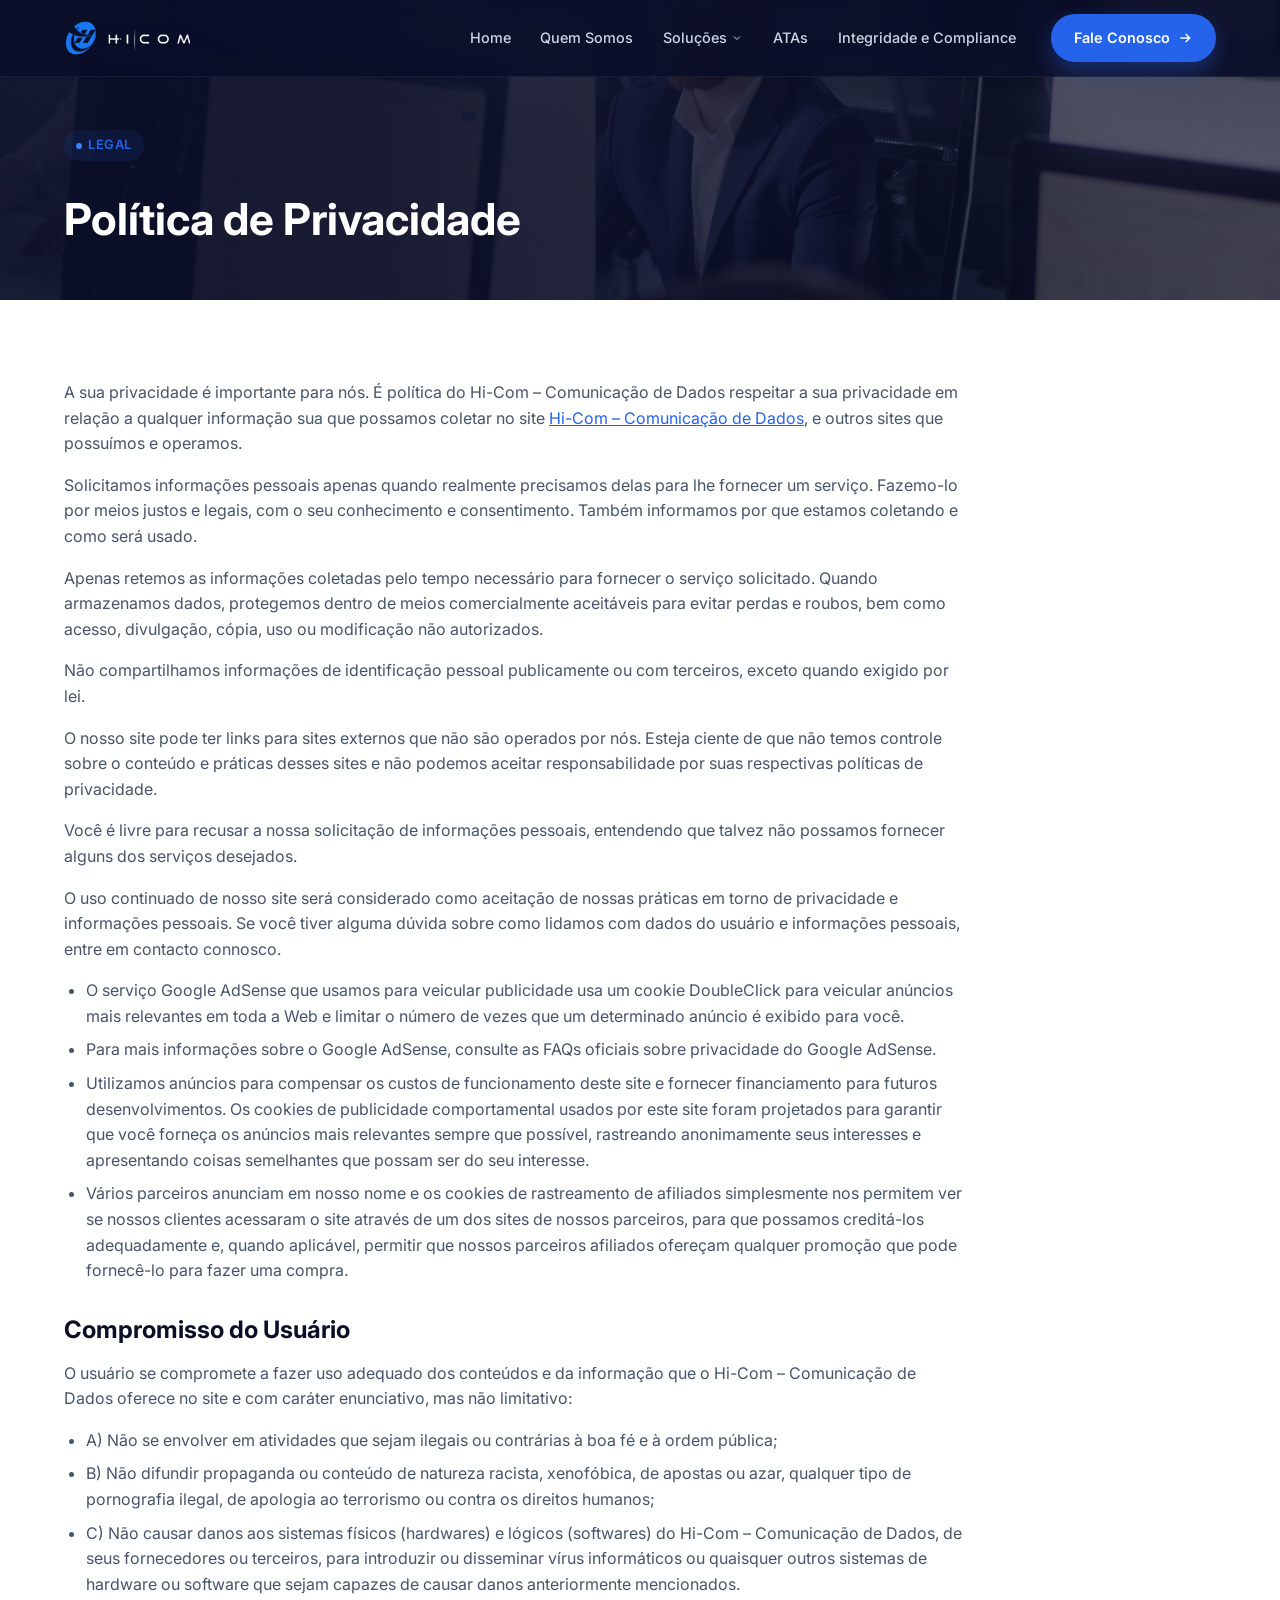
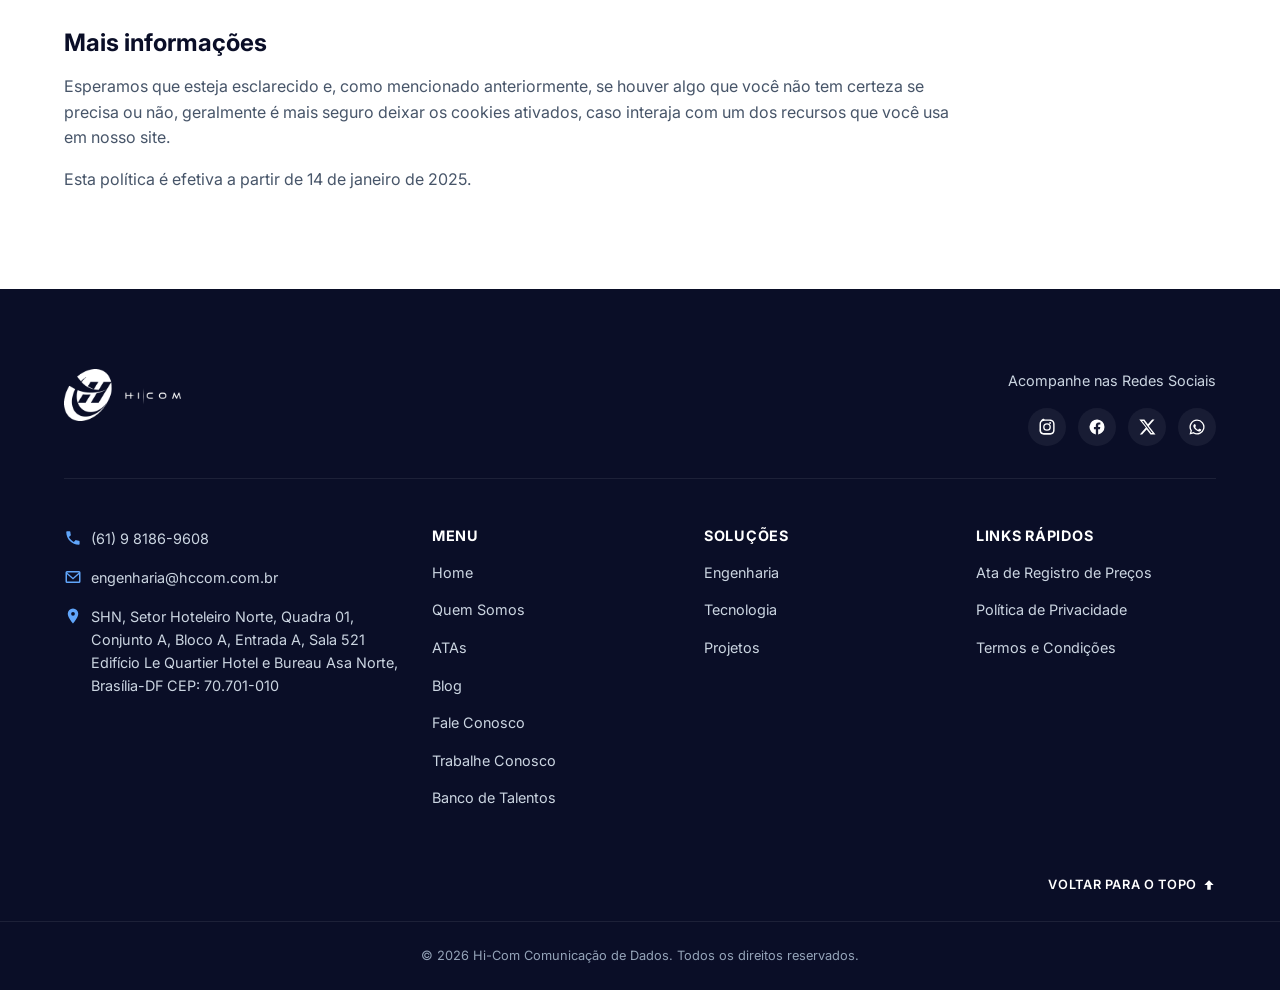
<file: pages/politica-privacidade.html>
<!DOCTYPE html>
<html lang="pt-BR">
<head>
  <meta charset="UTF-8">
  <meta name="viewport" content="width=device-width, initial-scale=1.0">
  <title>Política de Privacidade | Hi-Com</title>
  <meta name="description" content="Política de Privacidade do site da Hi-Com Comunicação de Dados.">

  <link rel="icon" href="../img/favicon.png" type="image/png">

  <link rel="preconnect" href="https://fonts.googleapis.com">
  <link rel="preconnect" href="https://fonts.gstatic.com" crossorigin>
  <link href="https://fonts.googleapis.com/css2?family=Inter:wght@400;500;600;700;800&display=swap" rel="stylesheet">

  <link rel="stylesheet" href="../css/reset.css">
  <link rel="stylesheet" href="../css/variables.css">
  <link rel="stylesheet" href="../css/layout.css">
  <link rel="stylesheet" href="../css/header.css">
  <link rel="stylesheet" href="../css/page-hero.css">
  <link rel="stylesheet" href="../css/legal.css">
  <link rel="stylesheet" href="../css/footer.css">
</head>
<body>

  <!-- Header -->
  <header class="site-header">
    <div class="container">
      <a href="../index.html" class="logo">
        <img src="../img/logo-color.png" alt="Hi-Com">
      </a>

      <nav class="nav" id="mainNav">
        <ul class="nav-menu">
          <li class="nav-item">
            <a href="../index.html" class="nav-link">Home</a>
          </li>
          <li class="nav-item">
            <a href="quem-somos.html" class="nav-link">Quem Somos</a>
          </li>
          <li class="nav-item nav-item--dropdown">
            <a href="#" class="nav-link">
              Soluções
              <svg class="chevron" viewBox="0 0 24 24" fill="none" stroke="currentColor" stroke-width="2">
                <path d="M6 9l6 6 6-6"/>
              </svg>
            </a>
            <ul class="dropdown">
              <li><a href="engenharia.html" class="dropdown-link">Engenharia</a></li>
              <li><a href="tecnologia.html" class="dropdown-link">Tecnologia</a></li>
              <li><a href="projetos.html" class="dropdown-link">Projetos</a></li>
            </ul>
          </li>
          <li class="nav-item">
            <a href="atas.html" class="nav-link">ATAs</a>
          </li>
          <li class="nav-item">
            <a href="integridade-compliance.html" class="nav-link">Integridade e Compliance</a>
          </li>
        </ul>

        <a href="https://api.whatsapp.com/send/?phone=5561991869608&text=Ol%C3%A1%2C+vim+pelo+site+da+HiCom&type=phone_number&app_absent=0" target="_blank" rel="noopener noreferrer" class="btn btn-primary nav-cta">
          Fale Conosco
          <svg width="16" height="16" viewBox="0 0 24 24" fill="none" stroke="currentColor" stroke-width="2">
            <path d="M5 12h14M13 6l6 6-6 6"/>
          </svg>
        </a>
      </nav>

      <button class="nav-toggle" id="navToggle" aria-label="Abrir menu" aria-expanded="false" aria-controls="mainNav">
        <span></span>
        <span></span>
        <span></span>
      </button>
    </div>
  </header>

  <main>
    <!-- Page hero -->
    <section class="page-hero">
      <div class="container">
        <span class="eyebrow">Legal</span>
        <h1 class="page-hero-title">Política de Privacidade</h1>
      </div>
    </section>

    <section class="section section--light">
      <div class="container">
        <div class="legal-content">
          <p>
            A sua privacidade é importante para nós. É política do Hi-Com – Comunicação de
            Dados respeitar a sua privacidade em relação a qualquer informação sua que possamos
            coletar no site <a href="../index.html">Hi-Com – Comunicação de Dados</a>, e outros
            sites que possuímos e operamos.
          </p>
          <p>
            Solicitamos informações pessoais apenas quando realmente precisamos delas para lhe
            fornecer um serviço. Fazemo-lo por meios justos e legais, com o seu conhecimento e
            consentimento. Também informamos por que estamos coletando e como será usado.
          </p>
          <p>
            Apenas retemos as informações coletadas pelo tempo necessário para fornecer o
            serviço solicitado. Quando armazenamos dados, protegemos dentro de meios
            comercialmente aceitáveis para evitar perdas e roubos, bem como acesso, divulgação,
            cópia, uso ou modificação não autorizados.
          </p>
          <p>
            Não compartilhamos informações de identificação pessoal publicamente ou com
            terceiros, exceto quando exigido por lei.
          </p>
          <p>
            O nosso site pode ter links para sites externos que não são operados por nós.
            Esteja ciente de que não temos controle sobre o conteúdo e práticas desses sites e
            não podemos aceitar responsabilidade por suas respectivas políticas de privacidade.
          </p>
          <p>
            Você é livre para recusar a nossa solicitação de informações pessoais, entendendo
            que talvez não possamos fornecer alguns dos serviços desejados.
          </p>
          <p>
            O uso continuado de nosso site será considerado como aceitação de nossas práticas
            em torno de privacidade e informações pessoais. Se você tiver alguma dúvida sobre
            como lidamos com dados do usuário e informações pessoais, entre em contacto
            connosco.
          </p>

          <ul>
            <li>
              O serviço Google AdSense que usamos para veicular publicidade usa um cookie
              DoubleClick para veicular anúncios mais relevantes em toda a Web e limitar o
              número de vezes que um determinado anúncio é exibido para você.
            </li>
            <li>
              Para mais informações sobre o Google AdSense, consulte as FAQs oficiais sobre
              privacidade do Google AdSense.
            </li>
            <li>
              Utilizamos anúncios para compensar os custos de funcionamento deste site e
              fornecer financiamento para futuros desenvolvimentos. Os cookies de publicidade
              comportamental usados por este site foram projetados para garantir que você
              forneça os anúncios mais relevantes sempre que possível, rastreando anonimamente
              seus interesses e apresentando coisas semelhantes que possam ser do seu
              interesse.
            </li>
            <li>
              Vários parceiros anunciam em nosso nome e os cookies de rastreamento de afiliados
              simplesmente nos permitem ver se nossos clientes acessaram o site através de um
              dos sites de nossos parceiros, para que possamos creditá-los adequadamente e,
              quando aplicável, permitir que nossos parceiros afiliados ofereçam qualquer
              promoção que pode fornecê-lo para fazer uma compra.
            </li>
          </ul>

          <h2>Compromisso do Usuário</h2>
          <p>
            O usuário se compromete a fazer uso adequado dos conteúdos e da informação que o
            Hi-Com – Comunicação de Dados oferece no site e com caráter enunciativo, mas não
            limitativo:
          </p>
          <ul>
            <li>A) Não se envolver em atividades que sejam ilegais ou contrárias à boa fé e à ordem pública;</li>
            <li>B) Não difundir propaganda ou conteúdo de natureza racista, xenofóbica, de apostas ou azar, qualquer tipo de pornografia ilegal, de apologia ao terrorismo ou contra os direitos humanos;</li>
            <li>C) Não causar danos aos sistemas físicos (hardwares) e lógicos (softwares) do Hi-Com – Comunicação de Dados, de seus fornecedores ou terceiros, para introduzir ou disseminar vírus informáticos ou quaisquer outros sistemas de hardware ou software que sejam capazes de causar danos anteriormente mencionados.</li>
          </ul>

          <h2>Mais informações</h2>
          <p>
            Esperamos que esteja esclarecido e, como mencionado anteriormente, se houver algo
            que você não tem certeza se precisa ou não, geralmente é mais seguro deixar os
            cookies ativados, caso interaja com um dos recursos que você usa em nosso site.
          </p>
          <p>Esta política é efetiva a partir de 14 de janeiro de 2025.</p>
        </div>
      </div>
    </section>

  </main>

  <!-- Footer -->
  <footer class="site-footer">
    <div class="container">
      <div class="footer-top">
        <div class="footer-brand">
          <a href="../index.html" class="logo">
            <img src="../img/logo-white.png" alt="Hi-Com">
      </a>
        </div>
        <div class="footer-social">
          <span class="footer-social__label">Acompanhe nas Redes Sociais</span>
          <div class="footer-social__list">
            <a href="https://www.instagram.com/hicom.tech/" aria-label="Instagram">
              <svg viewBox="0 0 24 24"><path d="M12 2c2.7 0 3 .01 4.1.06 1.1.05 1.85.23 2.5.48.68.27 1.26.62 1.83 1.19.57.57.92 1.15 1.19 1.83.25.65.43 1.4.48 2.5.05 1.1.06 1.4.06 4.1s-.01 3-.06 4.1c-.05 1.1-.23 1.85-.48 2.5-.27.68-.62 1.26-1.19 1.83-.57.57-1.15.92-1.83 1.19-.65.25-1.4.43-2.5.48-1.1.05-1.4.06-4.1.06s-3-.01-4.1-.06c-1.1-.05-1.85-.23-2.5-.48a4.9 4.9 0 0 1-1.83-1.19 4.9 4.9 0 0 1-1.19-1.83c-.25-.65-.43-1.4-.48-2.5C2.01 15 2 14.7 2 12s.01-3 .06-4.1c.05-1.1.23-1.85.48-2.5.27-.68.62-1.26 1.19-1.83A4.9 4.9 0 0 1 5.56 1.6c.65-.25 1.4-.43 2.5-.48C8.16 2.01 8.46 2 11.16 2H12zm0 1.8c-2.65 0-2.97.01-4.02.06-.96.04-1.48.2-1.83.34-.46.18-.79.39-1.13.73-.34.34-.55.67-.73 1.13-.14.35-.3.87-.34 1.83C4.01 8.99 4 9.31 4 12s.01 2.97.06 4.02c.04.96.2 1.48.34 1.83.18.46.39.79.73 1.13.34.34.67.55 1.13.73.35.14.87.3 1.83.34 1.05.05 1.37.06 4.02.06s2.97-.01 4.02-.06c.96-.04 1.48-.2 1.83-.34.46-.18.79-.39 1.13-.73.34-.34.55-.67.73-1.13.14-.35.3-.87.34-1.83.05-1.05.06-1.37.06-4.02s-.01-2.97-.06-4.02c-.04-.96-.2-1.48-.34-1.83a2.9 2.9 0 0 0-.73-1.13 2.9 2.9 0 0 0-1.13-.73c-.35-.14-.87-.3-1.83-.34C14.97 3.81 14.65 3.8 12 3.8zm0 3.06a5.14 5.14 0 1 1 0 10.28 5.14 5.14 0 0 1 0-10.28zm0 1.8a3.34 3.34 0 1 0 0 6.68 3.34 3.34 0 0 0 0-6.68zm5.34-1.98a1.2 1.2 0 1 1-2.4 0 1.2 1.2 0 0 1 2.4 0z"/></svg>
            </a>
            <a href="https://www.facebook.com/people/Hi-Com-Comunica%C3%A7%C3%A3o-de-Dados/61573567314272/" aria-label="Facebook">
              <svg viewBox="0 0 24 24"><path d="M22 12a10 10 0 1 0-11.56 9.88v-6.99H7.9V12h2.54V9.8c0-2.5 1.49-3.89 3.77-3.89 1.09 0 2.24.2 2.24.2v2.46h-1.26c-1.24 0-1.63.77-1.63 1.56V12h2.78l-.44 2.89h-2.34v6.99A10 10 0 0 0 22 12z"/></svg>
            </a>
            <a href="https://x.com/HiCom_Tec" aria-label="X">
              <svg viewBox="0 0 24 24"><path d="M18.9 2H22l-7.6 8.7L23.3 22H16.7l-5.2-6.8L5.5 22H2.4l8.1-9.3L1.7 2h6.8l4.7 6.2L18.9 2zm-1.2 18h1.7L7.3 4H5.4l12.3 16z"/></svg>
            </a>
            <a href="https://api.whatsapp.com/send/?phone=5561991869608&text=Ol%C3%A1%2C+vim+pelo+site+da+HiCom&type=phone_number&app_absent=0" target="_blank" rel="noopener noreferrer" aria-label="WhatsApp">
              <svg viewBox="0 0 24 24"><path d="M12 2a10 10 0 0 0-8.6 15.1L2 22l5.1-1.3A10 10 0 1 0 12 2zm0 1.8a8.2 8.2 0 1 1-4.2 15.2l-.3-.2-3 .8.8-2.9-.2-.3A8.2 8.2 0 0 1 12 3.8zm-3.3 4.4c-.2 0-.5.02-.7.3-.24.28-.9.9-.9 2.2s.93 2.55 1.06 2.73c.13.18 1.83 2.8 4.44 3.82 2.17.85 2.61.68 3.08.64.47-.04 1.53-.62 1.75-1.23.22-.6.22-1.11.15-1.22-.07-.1-.24-.16-.5-.29-.27-.14-1.55-.77-1.79-.85-.24-.09-.4-.14-.58.13-.17.27-.66.85-.81 1.02-.15.18-.3.2-.56.07-.27-.14-1.13-.42-2.15-1.33-.8-.71-1.33-1.6-1.49-1.87-.15-.27-.02-.42.12-.55.13-.13.27-.32.4-.48.13-.16.18-.28.27-.46.09-.18.04-.34-.02-.48-.07-.13-.58-1.44-.82-1.97-.2-.47-.42-.42-.58-.43z"/></svg>
            </a>
          </div>
        </div>
      </div>

      <div class="footer-main">
        <div class="footer-contact-col">
          <ul class="footer-contact">
            <li>
              <svg viewBox="0 0 24 24"><path d="M6.6 10.8c1.4 2.8 3.7 5 6.5 6.5l2.2-2.2c.3-.3.7-.4 1-.2 1.1.4 2.3.6 3.5.6.6 0 1 .4 1 1V20c0 .6-.4 1-1 1C10.6 21 3 13.4 3 4c0-.6.4-1 1-1h3.5c.6 0 1 .4 1 1 0 1.2.2 2.4.6 3.5.1.3 0 .7-.2 1l-2.3 2.3z"/></svg>
              <span>(61) 9 8186-9608</span>
            </li>
            <li>
              <svg viewBox="0 0 24 24"><path d="M4 4h16a2 2 0 0 1 2 2v12a2 2 0 0 1-2 2H4a2 2 0 0 1-2-2V6a2 2 0 0 1 2-2zm0 2v.01L12 13l8-6.99V6H4zm0 2.24V18h16V8.24l-8 7-8-6.76z"/></svg>
              <span>engenharia@hccom.com.br</span>
            </li>
            <li>
              <svg viewBox="0 0 24 24"><path d="M12 2a7 7 0 0 0-7 7c0 5.25 7 13 7 13s7-7.75 7-13a7 7 0 0 0-7-7zm0 9.5A2.5 2.5 0 1 1 12 6.5a2.5 2.5 0 0 1 0 5z"/></svg>
              <span>SHN, Setor Hoteleiro Norte, Quadra 01, Conjunto A, Bloco A, Entrada A, Sala 521 Edifício Le Quartier Hotel e Bureau Asa Norte, Brasília-DF CEP: 70.701-010</span>
            </li>
          </ul>
        </div>

        <div class="footer-col">
          <h3 class="footer-col-title">Menu</h3>
          <ul class="footer-links">
            <li><a href="../index.html">Home</a></li>
            <li><a href="quem-somos.html">Quem Somos</a></li>
            <li><a href="atas.html">ATAs</a></li>
            <li><a href="blog.html">Blog</a></li>
            <li><a href="https://api.whatsapp.com/send/?phone=5561991869608&text=Ol%C3%A1%2C+vim+pelo+site+da+HiCom&type=phone_number&app_absent=0" target="_blank" rel="noopener noreferrer">Fale Conosco</a></li>
            <li><a href="trabalhe-conosco.html">Trabalhe Conosco</a></li>
            <li><a href="banco-de-talentos.html">Banco de Talentos</a></li>
          </ul>
        </div>

        <div class="footer-col">
          <h3 class="footer-col-title">Soluções</h3>
          <ul class="footer-links">
            <li><a href="engenharia.html">Engenharia</a></li>
            <li><a href="tecnologia.html">Tecnologia</a></li>
            <li><a href="projetos.html">Projetos</a></li>
          </ul>
        </div>

        <div class="footer-col">
          <h3 class="footer-col-title">Links Rápidos</h3>
          <ul class="footer-links">
            <li><a href="atas.html">Ata de Registro de Preços</a></li>
            <li><a href="politica-privacidade.html">Política de Privacidade</a></li>
            <li><a href="termos-condicoes.html">Termos e Condições</a></li>
          </ul>
        </div>
      </div>

      <div style="text-align:right; padding-bottom: var(--space-3);">
        <a href="#top" class="back-to-top">
          Voltar para o topo
          <svg viewBox="0 0 24 24"><path d="M12 4l8 8h-5v8h-6v-8H4z"/></svg>
        </a>
      </div>
    </div>

    <div class="footer-bottom">
      &copy; <span id="year"></span> Hi-Com Comunicação de Dados. Todos os direitos reservados.
    </div>
  </footer>

  <script src="../js/main.js"></script>
</body>
</html>
</file>
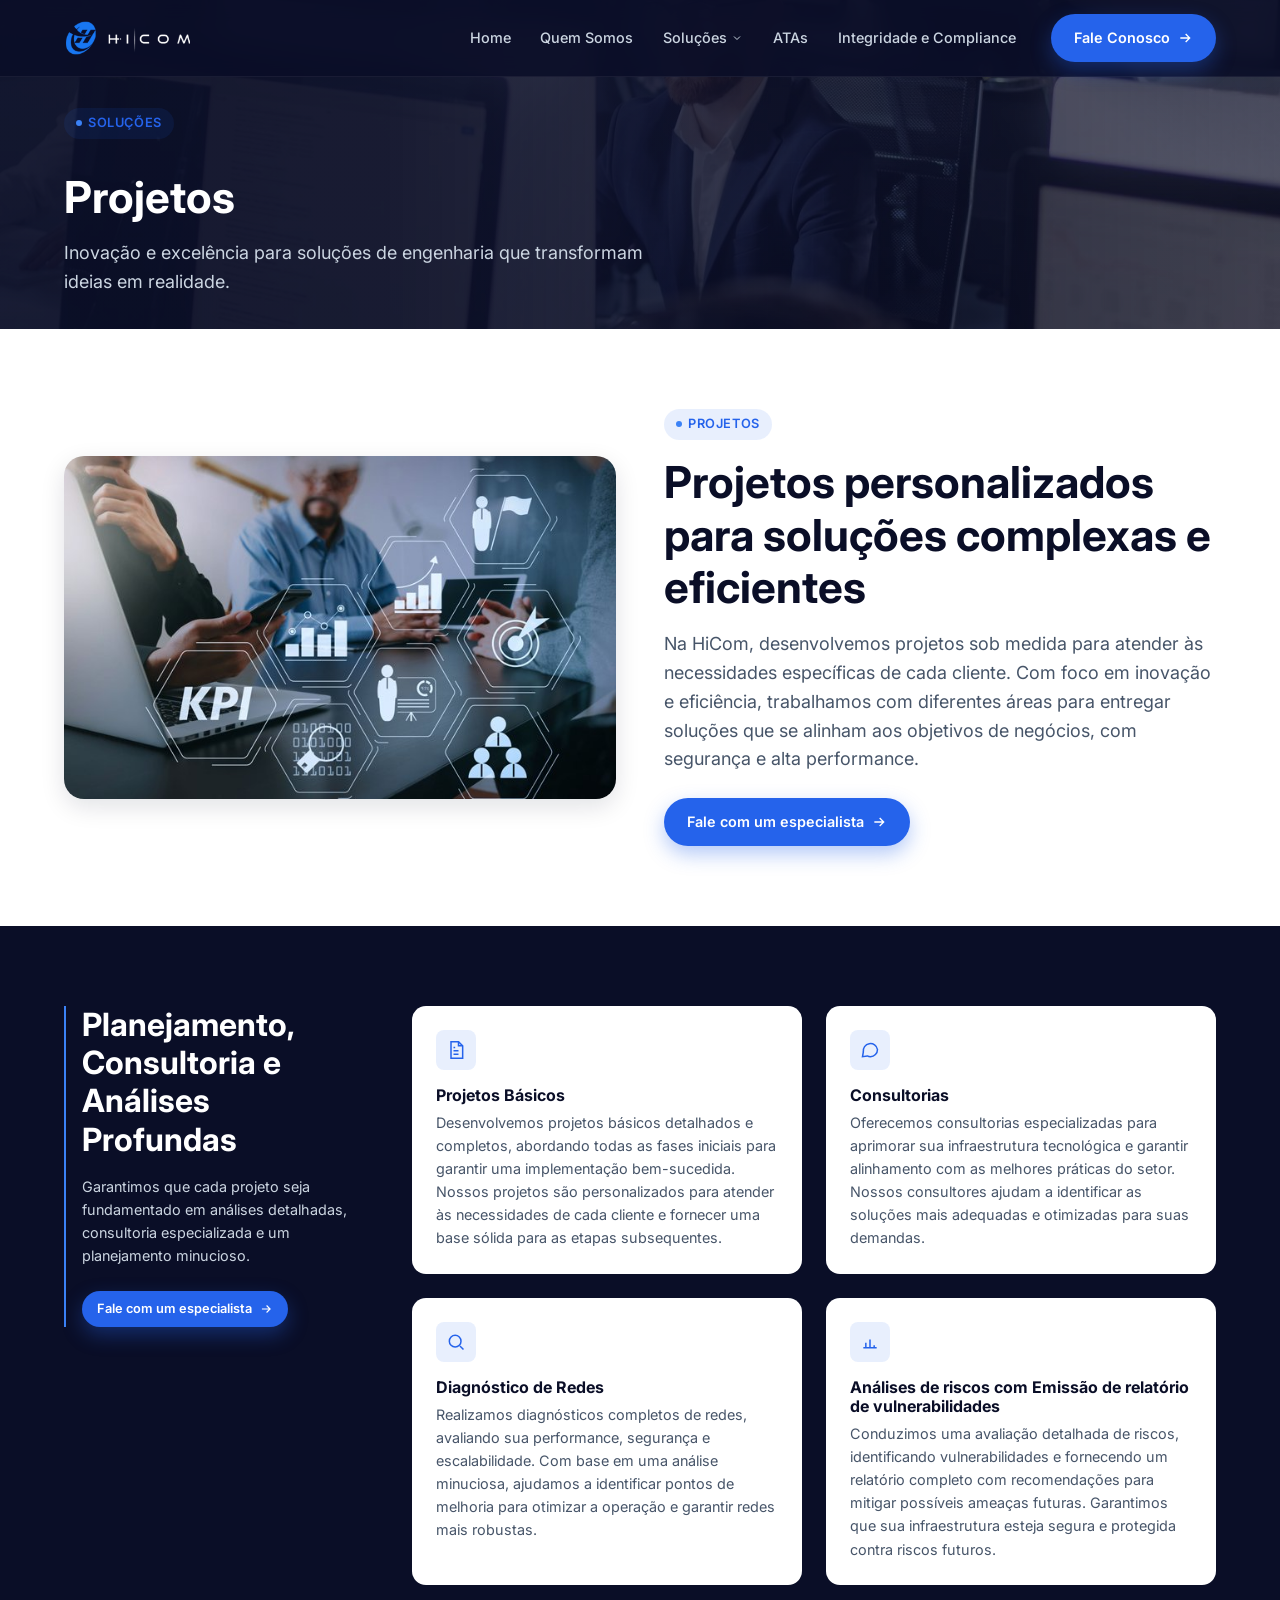
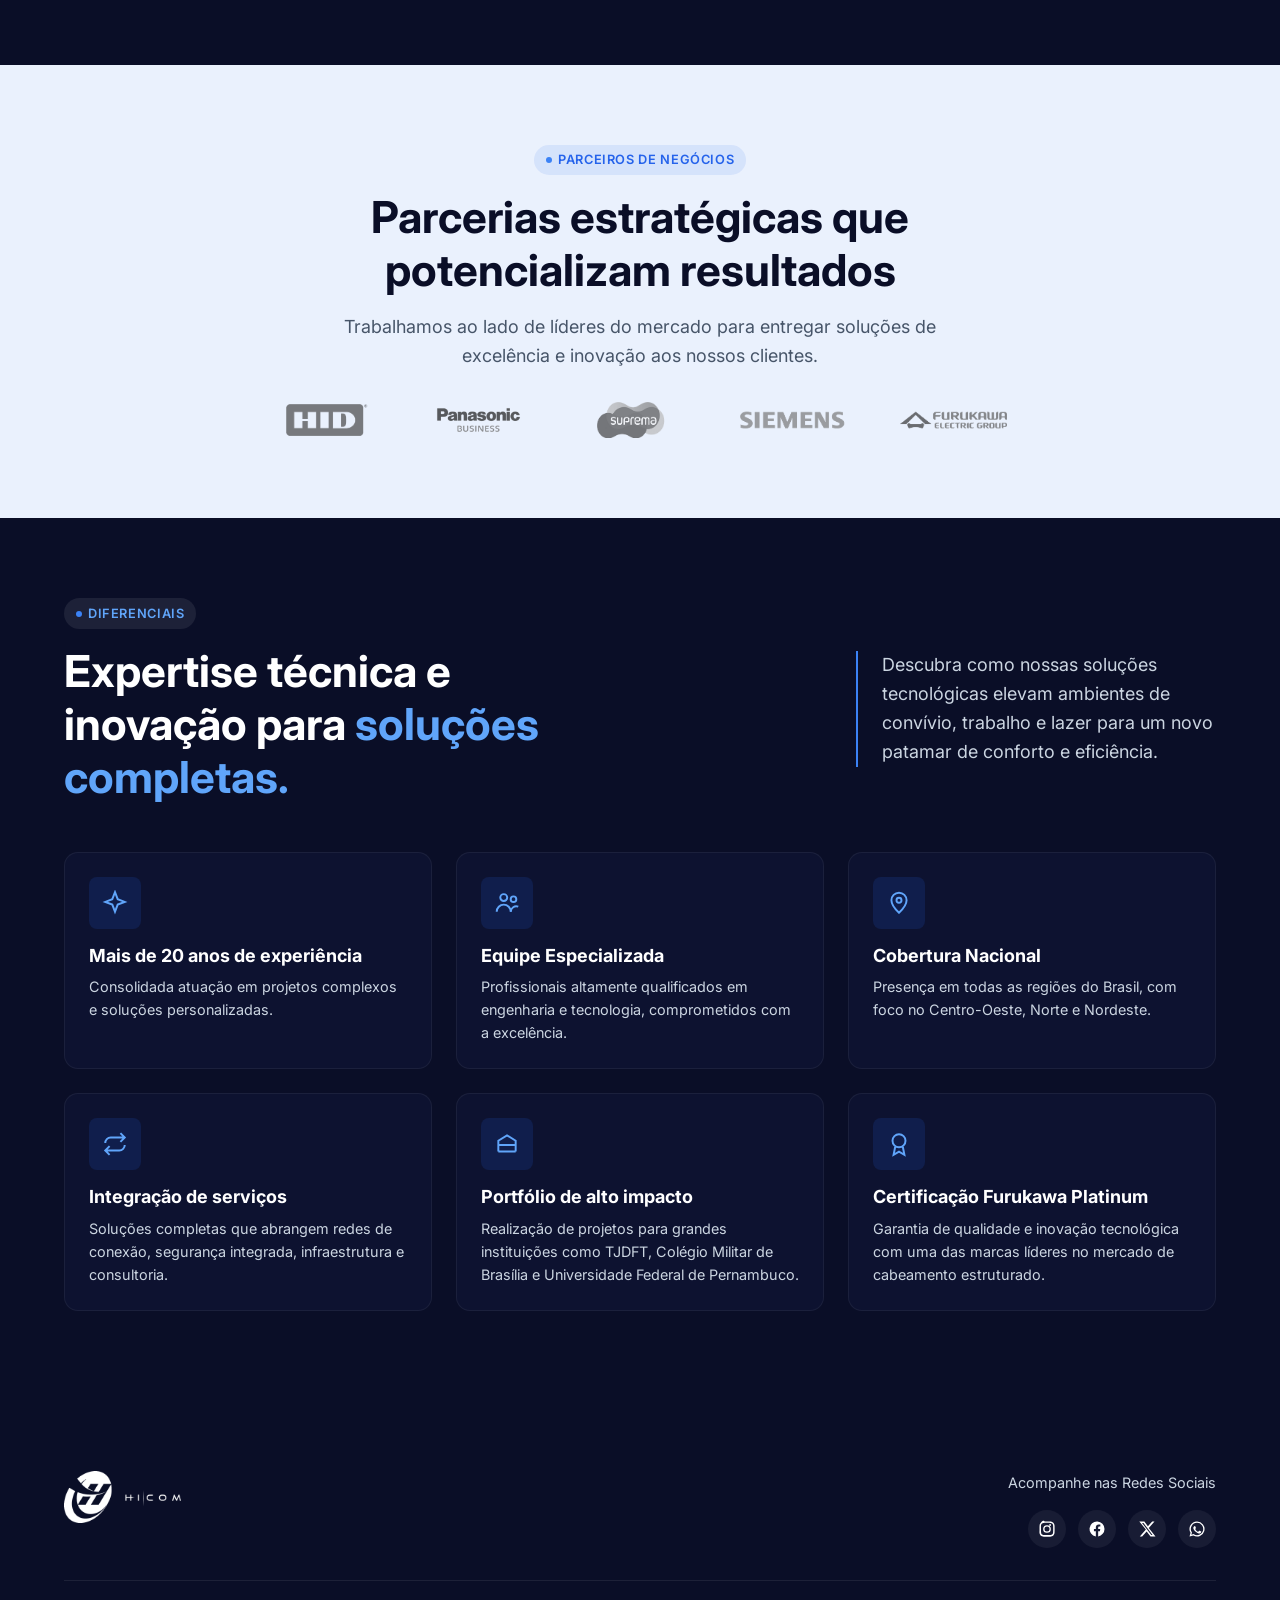
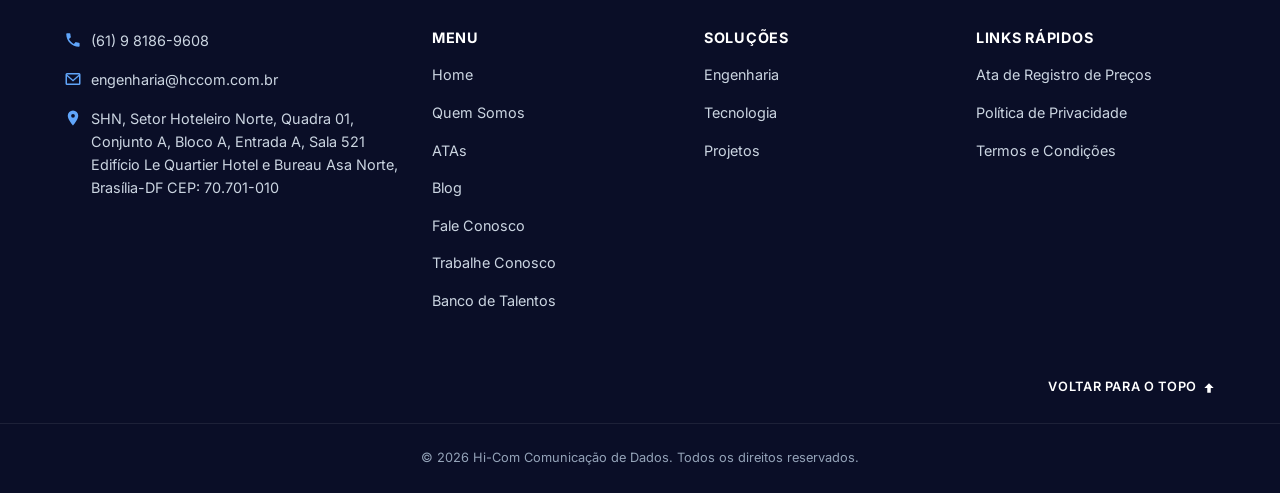
<file: pages/projetos.html>
<!DOCTYPE html>
<html lang="pt-BR">
<head>
  <meta charset="UTF-8">
  <meta name="viewport" content="width=device-width, initial-scale=1.0">
  <title>Projetos | Soluções Hi-Com</title>
  <meta name="description" content="Conheça os projetos personalizados de engenharia e tecnologia desenvolvidos pela Hi-Com.">

  <link rel="icon" href="../img/favicon.png" type="image/png">

  <link rel="preconnect" href="https://fonts.googleapis.com">
  <link rel="preconnect" href="https://fonts.gstatic.com" crossorigin>
  <link href="https://fonts.googleapis.com/css2?family=Inter:wght@400;500;600;700;800&display=swap" rel="stylesheet">

  <link rel="stylesheet" href="../css/reset.css">
  <link rel="stylesheet" href="../css/variables.css">
  <link rel="stylesheet" href="../css/layout.css">
  <link rel="stylesheet" href="../css/header.css">
  <link rel="stylesheet" href="../css/page-hero.css">
  <link rel="stylesheet" href="../css/split-section.css">
  <link rel="stylesheet" href="../css/feature-section.css">
  <link rel="stylesheet" href="../css/misc-sections.css">
  <link rel="stylesheet" href="../css/cards.css">
  <link rel="stylesheet" href="../css/footer.css">
</head>
<body>

  <!-- Header -->
  <header class="site-header">
    <div class="container">
      <a href="../index.html" class="logo">
        <img src="../img/logo-color.png" alt="Hi-Com">
      </a>

      <nav class="nav" id="mainNav">
        <ul class="nav-menu">
          <li class="nav-item">
            <a href="../index.html" class="nav-link">Home</a>
          </li>
          <li class="nav-item">
            <a href="quem-somos.html" class="nav-link">Quem Somos</a>
          </li>
          <li class="nav-item nav-item--dropdown">
            <a href="#" class="nav-link">
              Soluções
              <svg class="chevron" viewBox="0 0 24 24" fill="none" stroke="currentColor" stroke-width="2">
                <path d="M6 9l6 6 6-6"/>
              </svg>
            </a>
            <ul class="dropdown">
              <li><a href="engenharia.html" class="dropdown-link">Engenharia</a></li>
              <li><a href="tecnologia.html" class="dropdown-link">Tecnologia</a></li>
              <li><a href="projetos.html" class="dropdown-link" aria-current="page">Projetos</a></li>
            </ul>
          </li>
          <li class="nav-item">
            <a href="atas.html" class="nav-link">ATAs</a>
          </li>
          <li class="nav-item">
            <a href="integridade-compliance.html" class="nav-link">Integridade e Compliance</a>
          </li>
        </ul>

        <a href="https://api.whatsapp.com/send/?phone=5561991869608&text=Ol%C3%A1%2C+vim+pelo+site+da+HiCom&type=phone_number&app_absent=0" target="_blank" rel="noopener noreferrer" class="btn btn-primary nav-cta">
          Fale Conosco
          <svg width="16" height="16" viewBox="0 0 24 24" fill="none" stroke="currentColor" stroke-width="2">
            <path d="M5 12h14M13 6l6 6-6 6"/>
          </svg>
        </a>
      </nav>

      <button class="nav-toggle" id="navToggle" aria-label="Abrir menu" aria-expanded="false" aria-controls="mainNav">
        <span></span>
        <span></span>
        <span></span>
      </button>
    </div>
  </header>

  <main>
    <!-- Page hero -->
    <section class="page-hero">
      <div class="container">
        <span class="eyebrow">Soluções</span>
        <h1 class="page-hero-title">Projetos</h1>
          <p class="page-hero-subtitle">Inovação e excelência para soluções de engenharia que transformam ideias em realidade.</p>
      </div>
    </section>
    <section class="section section--light">
      <div class="container">
        <div class="split">
          <div class="split-media">
            <img src="../img/projetos-intro.jpg" alt="Indicadores e KPIs de projeto Hi-Com">
          </div>
          <div class="split-text">
            <span class="eyebrow">Projetos</span>
            <h2 class="section-title">Projetos personalizados para soluções complexas e eficientes</h2>
            <p class="section-desc">Na HiCom, desenvolvemos projetos sob medida para atender às necessidades específicas de cada cliente. Com foco em inovação e eficiência, trabalhamos com diferentes áreas para entregar soluções que se alinham aos objetivos de negócios, com segurança e alta performance.</p>
            <a href="https://api.whatsapp.com/send/?phone=5561991869608&text=Ol%C3%A1%2C+vim+pelo+site+da+HiCom&type=phone_number&app_absent=0" target="_blank" rel="noopener noreferrer" class="btn btn-primary">
              Fale com um especialista
              <svg width="16" height="16" viewBox="0 0 24 24" fill="none" stroke="currentColor" stroke-width="2"><path d="M5 12h14M13 6l6 6-6 6"/></svg>
            </a>
          </div>
        </div>
      </div>
    </section>
    <!-- Infraestrutura / cards -->
    <section class="feature-section">
      <div class="container">
        <div class="feature-layout">
          <div class="feature-aside feature-aside__border">
            <h2>Planejamento, Consultoria e Análises Profundas</h2>
            <p>Garantimos que cada projeto seja fundamentado em análises detalhadas, consultoria especializada e um planejamento minucioso.</p>
            <a href="https://api.whatsapp.com/send/?phone=5561991869608&text=Ol%C3%A1%2C+vim+pelo+site+da+HiCom&type=phone_number&app_absent=0" target="_blank" rel="noopener noreferrer" class="btn btn-primary btn-sm">
              Fale com um especialista
              <svg width="14" height="14" viewBox="0 0 24 24" fill="none" stroke="currentColor" stroke-width="2"><path d="M5 12h14M13 6l6 6-6 6"/></svg>
            </a>
          </div>
          <div class="feature-grid">
          <div class="feature-card">
            <div class="feature-card__icon"><svg viewBox="0 0 24 24"><path d="M6 2h9l5 5v15H6z"/><path d="M15 2v5h5M9 13h6M9 17h6M9 9h2"/></svg></div>
            <h3 class="feature-card__title">Projetos Básicos</h3>
            <p class="feature-card__desc">Desenvolvemos projetos básicos detalhados e completos, abordando todas as fases iniciais para garantir uma implementação bem-sucedida. Nossos projetos são personalizados para atender às necessidades de cada cliente e fornecer uma base sólida para as etapas subsequentes.</p>
          </div>
          <div class="feature-card">
            <div class="feature-card__icon"><svg viewBox="0 0 24 24"><path d="M21 11.5a8.5 8.5 0 0 1-8.5 8.5c-1.3 0-2.6-.3-3.7-.9L3 20l1-5.7A8.5 8.5 0 1 1 21 11.5z"/></svg></div>
            <h3 class="feature-card__title">Consultorias</h3>
            <p class="feature-card__desc">Oferecemos consultorias especializadas para aprimorar sua infraestrutura tecnológica e garantir alinhamento com as melhores práticas do setor. Nossos consultores ajudam a identificar as soluções mais adequadas e otimizadas para suas demandas.</p>
          </div>
          <div class="feature-card">
            <div class="feature-card__icon"><svg viewBox="0 0 24 24"><circle cx="11" cy="11" r="7"/><path d="m21 21-4.3-4.3"/></svg></div>
            <h3 class="feature-card__title">Diagnóstico de Redes</h3>
            <p class="feature-card__desc">Realizamos diagnósticos completos de redes, avaliando sua performance, segurança e escalabilidade. Com base em uma análise minuciosa, ajudamos a identificar pontos de melhoria para otimizar a operação e garantir redes mais robustas.</p>
          </div>
          <div class="feature-card">
            <div class="feature-card__icon"><svg viewBox="0 0 24 24"><path d="M4 19h16M7 19v-6M12 19V9M17 19v-3"/></svg></div>
            <h3 class="feature-card__title">Análises de riscos com Emissão de relatório de vulnerabilidades</h3>
            <p class="feature-card__desc">Conduzimos uma avaliação detalhada de riscos, identificando vulnerabilidades e fornecendo um relatório completo com recomendações para mitigar possíveis ameaças futuras. Garantimos que sua infraestrutura esteja segura e protegida contra riscos futuros.</p>
          </div>
          </div>
        </div>
      </div>
    </section>
    <!-- Parcerias -->
    <section class="section section--tint partners">
      <div class="container">
        <div class="section-head">
          <span class="eyebrow" style="justify-content:center;">Parceiros de negócios</span>
          <h2 class="section-title">Parcerias estratégicas que potencializam resultados</h2>
          <p class="section-desc">
            Trabalhamos ao lado de líderes do mercado para entregar soluções de excelência e
            inovação aos nossos clientes.
          </p>
        </div>
        <div class="partners-track">
          <img src="../img/partners/hid.png" alt="HID" loading="lazy">
          <img src="../img/partners/panasonic-business.png" alt="Panasonic Business" loading="lazy">
          <img src="../img/partners/suprema.png" alt="Suprema" loading="lazy">
          <img src="../img/partners/siemens.png" alt="Siemens" loading="lazy">
          <img src="../img/partners/furukawa.png" alt="Furukawa Electric Group" loading="lazy">
        </div>
      </div>
    </section>
    <!-- Diferenciais -->
    <section class="section section--dark">
      <div class="container">
        <div class="section-head-row-alt">
          <div class="section-head-row-alt__title">
            <span class="eyebrow">Diferenciais</span>
            <h2 class="section-title">
              Expertise técnica e inovação para <span class="highlight">soluções completas.</span>
            </h2>
          </div>
          <p class="section-desc section-desc--aside">
            Descubra como nossas soluções tecnológicas elevam ambientes de convívio,
            trabalho e lazer para um novo patamar de conforto e eficiência.
          </p>
        </div>

        <div class="cards-grid" style="margin-top: var(--space-5);">
          <div class="card">
            <div class="card-icon">
              <svg viewBox="0 0 24 24"><path d="M12 2l2.5 6.5L21 11l-6.5 2.5L12 20l-2.5-6.5L3 11l6.5-2.5L12 2z"/></svg>
            </div>
            <h3 class="card-title">Mais de 20 anos de experiência</h3>
            <p class="card-desc">Consolidada atuação em projetos complexos e soluções personalizadas.</p>
          </div>

          <div class="card">
            <div class="card-icon">
              <svg viewBox="0 0 24 24"><circle cx="9" cy="7" r="3.2"/><path d="M2.5 20a6.5 6.5 0 0 1 13 0"/><circle cx="18" cy="8.5" r="2.6"/><path d="M15.5 20a5 5 0 0 1 6.9-4.6"/></svg>
            </div>
            <h3 class="card-title">Equipe Especializada</h3>
            <p class="card-desc">Profissionais altamente qualificados em engenharia e tecnologia, comprometidos com a excelência.</p>
          </div>

          <div class="card">
            <div class="card-icon">
              <svg viewBox="0 0 24 24"><path d="M12 21s7-6.5 7-11.5A7 7 0 0 0 5 9.5C5 14.5 12 21 12 21z"/><circle cx="12" cy="9.5" r="2.3"/></svg>
            </div>
            <h3 class="card-title">Cobertura Nacional</h3>
            <p class="card-desc">Presença em todas as regiões do Brasil, com foco no Centro-Oeste, Norte e Nordeste.</p>
          </div>

          <div class="card">
            <div class="card-icon">
              <svg viewBox="0 0 24 24"><path d="M17 2l4 4-4 4M21 6H8a5 5 0 0 0-5 5M7 22l-4-4 4-4M3 18h13a5 5 0 0 0 5-5"/></svg>
            </div>
            <h3 class="card-title">Integração de serviços</h3>
            <p class="card-desc">Soluções completas que abrangem redes de conexão, segurança integrada, infraestrutura e consultoria.</p>
          </div>

          <div class="card">
            <div class="card-icon">
              <svg viewBox="0 0 24 24"><path d="M4 19V9l8-5 8 5v10M4 19h16M4 19v-6h16v6"/></svg>
            </div>
            <h3 class="card-title">Portfólio de alto impacto</h3>
            <p class="card-desc">Realização de projetos para grandes instituições como TJDFT, Colégio Militar de Brasília e Universidade Federal de Pernambuco.</p>
          </div>

          <div class="card">
            <div class="card-icon">
              <svg viewBox="0 0 24 24"><circle cx="12" cy="9" r="6"/><path d="M8.5 14.5L7 22l5-3 5 3-1.5-7.5"/></svg>
            </div>
            <h3 class="card-title">Certificação Furukawa Platinum</h3>
            <p class="card-desc">Garantia de qualidade e inovação tecnológica com uma das marcas líderes no mercado de cabeamento estruturado.</p>
          </div>
        </div>
      </div>
    </section>

  </main>

  <!-- Footer -->
  <footer class="site-footer">
    <div class="container">
      <div class="footer-top">
        <div class="footer-brand">
          <a href="../index.html" class="logo">
            <img src="../img/logo-white.png" alt="Hi-Com">
      </a>
        </div>
        <div class="footer-social">
          <span class="footer-social__label">Acompanhe nas Redes Sociais</span>
          <div class="footer-social__list">
            <a href="https://www.instagram.com/hicom.tech/" aria-label="Instagram">
              <svg viewBox="0 0 24 24"><path d="M12 2c2.7 0 3 .01 4.1.06 1.1.05 1.85.23 2.5.48.68.27 1.26.62 1.83 1.19.57.57.92 1.15 1.19 1.83.25.65.43 1.4.48 2.5.05 1.1.06 1.4.06 4.1s-.01 3-.06 4.1c-.05 1.1-.23 1.85-.48 2.5-.27.68-.62 1.26-1.19 1.83-.57.57-1.15.92-1.83 1.19-.65.25-1.4.43-2.5.48-1.1.05-1.4.06-4.1.06s-3-.01-4.1-.06c-1.1-.05-1.85-.23-2.5-.48a4.9 4.9 0 0 1-1.83-1.19 4.9 4.9 0 0 1-1.19-1.83c-.25-.65-.43-1.4-.48-2.5C2.01 15 2 14.7 2 12s.01-3 .06-4.1c.05-1.1.23-1.85.48-2.5.27-.68.62-1.26 1.19-1.83A4.9 4.9 0 0 1 5.56 1.6c.65-.25 1.4-.43 2.5-.48C8.16 2.01 8.46 2 11.16 2H12zm0 1.8c-2.65 0-2.97.01-4.02.06-.96.04-1.48.2-1.83.34-.46.18-.79.39-1.13.73-.34.34-.55.67-.73 1.13-.14.35-.3.87-.34 1.83C4.01 8.99 4 9.31 4 12s.01 2.97.06 4.02c.04.96.2 1.48.34 1.83.18.46.39.79.73 1.13.34.34.67.55 1.13.73.35.14.87.3 1.83.34 1.05.05 1.37.06 4.02.06s2.97-.01 4.02-.06c.96-.04 1.48-.2 1.83-.34.46-.18.79-.39 1.13-.73.34-.34.55-.67.73-1.13.14-.35.3-.87.34-1.83.05-1.05.06-1.37.06-4.02s-.01-2.97-.06-4.02c-.04-.96-.2-1.48-.34-1.83a2.9 2.9 0 0 0-.73-1.13 2.9 2.9 0 0 0-1.13-.73c-.35-.14-.87-.3-1.83-.34C14.97 3.81 14.65 3.8 12 3.8zm0 3.06a5.14 5.14 0 1 1 0 10.28 5.14 5.14 0 0 1 0-10.28zm0 1.8a3.34 3.34 0 1 0 0 6.68 3.34 3.34 0 0 0 0-6.68zm5.34-1.98a1.2 1.2 0 1 1-2.4 0 1.2 1.2 0 0 1 2.4 0z"/></svg>
            </a>
            <a href="https://www.facebook.com/people/Hi-Com-Comunica%C3%A7%C3%A3o-de-Dados/61573567314272/" aria-label="Facebook">
              <svg viewBox="0 0 24 24"><path d="M22 12a10 10 0 1 0-11.56 9.88v-6.99H7.9V12h2.54V9.8c0-2.5 1.49-3.89 3.77-3.89 1.09 0 2.24.2 2.24.2v2.46h-1.26c-1.24 0-1.63.77-1.63 1.56V12h2.78l-.44 2.89h-2.34v6.99A10 10 0 0 0 22 12z"/></svg>
            </a>
            <a href="https://x.com/HiCom_Tec" aria-label="X">
              <svg viewBox="0 0 24 24"><path d="M18.9 2H22l-7.6 8.7L23.3 22H16.7l-5.2-6.8L5.5 22H2.4l8.1-9.3L1.7 2h6.8l4.7 6.2L18.9 2zm-1.2 18h1.7L7.3 4H5.4l12.3 16z"/></svg>
            </a>
            <a href="https://api.whatsapp.com/send/?phone=5561991869608&text=Ol%C3%A1%2C+vim+pelo+site+da+HiCom&type=phone_number&app_absent=0" target="_blank" rel="noopener noreferrer" aria-label="WhatsApp">
              <svg viewBox="0 0 24 24"><path d="M12 2a10 10 0 0 0-8.6 15.1L2 22l5.1-1.3A10 10 0 1 0 12 2zm0 1.8a8.2 8.2 0 1 1-4.2 15.2l-.3-.2-3 .8.8-2.9-.2-.3A8.2 8.2 0 0 1 12 3.8zm-3.3 4.4c-.2 0-.5.02-.7.3-.24.28-.9.9-.9 2.2s.93 2.55 1.06 2.73c.13.18 1.83 2.8 4.44 3.82 2.17.85 2.61.68 3.08.64.47-.04 1.53-.62 1.75-1.23.22-.6.22-1.11.15-1.22-.07-.1-.24-.16-.5-.29-.27-.14-1.55-.77-1.79-.85-.24-.09-.4-.14-.58.13-.17.27-.66.85-.81 1.02-.15.18-.3.2-.56.07-.27-.14-1.13-.42-2.15-1.33-.8-.71-1.33-1.6-1.49-1.87-.15-.27-.02-.42.12-.55.13-.13.27-.32.4-.48.13-.16.18-.28.27-.46.09-.18.04-.34-.02-.48-.07-.13-.58-1.44-.82-1.97-.2-.47-.42-.42-.58-.43z"/></svg>
            </a>
          </div>
        </div>
      </div>

      <div class="footer-main">
        <div class="footer-contact-col">
          <ul class="footer-contact">
            <li>
              <svg viewBox="0 0 24 24"><path d="M6.6 10.8c1.4 2.8 3.7 5 6.5 6.5l2.2-2.2c.3-.3.7-.4 1-.2 1.1.4 2.3.6 3.5.6.6 0 1 .4 1 1V20c0 .6-.4 1-1 1C10.6 21 3 13.4 3 4c0-.6.4-1 1-1h3.5c.6 0 1 .4 1 1 0 1.2.2 2.4.6 3.5.1.3 0 .7-.2 1l-2.3 2.3z"/></svg>
              <span>(61) 9 8186-9608</span>
            </li>
            <li>
              <svg viewBox="0 0 24 24"><path d="M4 4h16a2 2 0 0 1 2 2v12a2 2 0 0 1-2 2H4a2 2 0 0 1-2-2V6a2 2 0 0 1 2-2zm0 2v.01L12 13l8-6.99V6H4zm0 2.24V18h16V8.24l-8 7-8-6.76z"/></svg>
              <span>engenharia@hccom.com.br</span>
            </li>
            <li>
              <svg viewBox="0 0 24 24"><path d="M12 2a7 7 0 0 0-7 7c0 5.25 7 13 7 13s7-7.75 7-13a7 7 0 0 0-7-7zm0 9.5A2.5 2.5 0 1 1 12 6.5a2.5 2.5 0 0 1 0 5z"/></svg>
              <span>SHN, Setor Hoteleiro Norte, Quadra 01, Conjunto A, Bloco A, Entrada A, Sala 521 Edifício Le Quartier Hotel e Bureau Asa Norte, Brasília-DF CEP: 70.701-010</span>
            </li>
          </ul>
        </div>

        <div class="footer-col">
          <h3 class="footer-col-title">Menu</h3>
          <ul class="footer-links">
            <li><a href="../index.html">Home</a></li>
            <li><a href="quem-somos.html">Quem Somos</a></li>
            <li><a href="atas.html">ATAs</a></li>
            <li><a href="blog.html">Blog</a></li>
            <li><a href="https://api.whatsapp.com/send/?phone=5561991869608&text=Ol%C3%A1%2C+vim+pelo+site+da+HiCom&type=phone_number&app_absent=0" target="_blank" rel="noopener noreferrer">Fale Conosco</a></li>
            <li><a href="trabalhe-conosco.html">Trabalhe Conosco</a></li>
            <li><a href="banco-de-talentos.html">Banco de Talentos</a></li>
          </ul>
        </div>

        <div class="footer-col">
          <h3 class="footer-col-title">Soluções</h3>
          <ul class="footer-links">
            <li><a href="engenharia.html">Engenharia</a></li>
            <li><a href="tecnologia.html">Tecnologia</a></li>
            <li><a href="projetos.html">Projetos</a></li>
          </ul>
        </div>

        <div class="footer-col">
          <h3 class="footer-col-title">Links Rápidos</h3>
          <ul class="footer-links">
            <li><a href="atas.html">Ata de Registro de Preços</a></li>
            <li><a href="politica-privacidade.html">Política de Privacidade</a></li>
            <li><a href="termos-condicoes.html">Termos e Condições</a></li>
          </ul>
        </div>
      </div>

      <div style="text-align:right; padding-bottom: var(--space-3);">
        <a href="#top" class="back-to-top">
          Voltar para o topo
          <svg viewBox="0 0 24 24"><path d="M12 4l8 8h-5v8h-6v-8H4z"/></svg>
        </a>
      </div>
    </div>

    <div class="footer-bottom">
      &copy; <span id="year"></span> Hi-Com Comunicação de Dados. Todos os direitos reservados.
    </div>
  </footer>

  <script src="../js/main.js"></script>
</body>
</html>
</file>
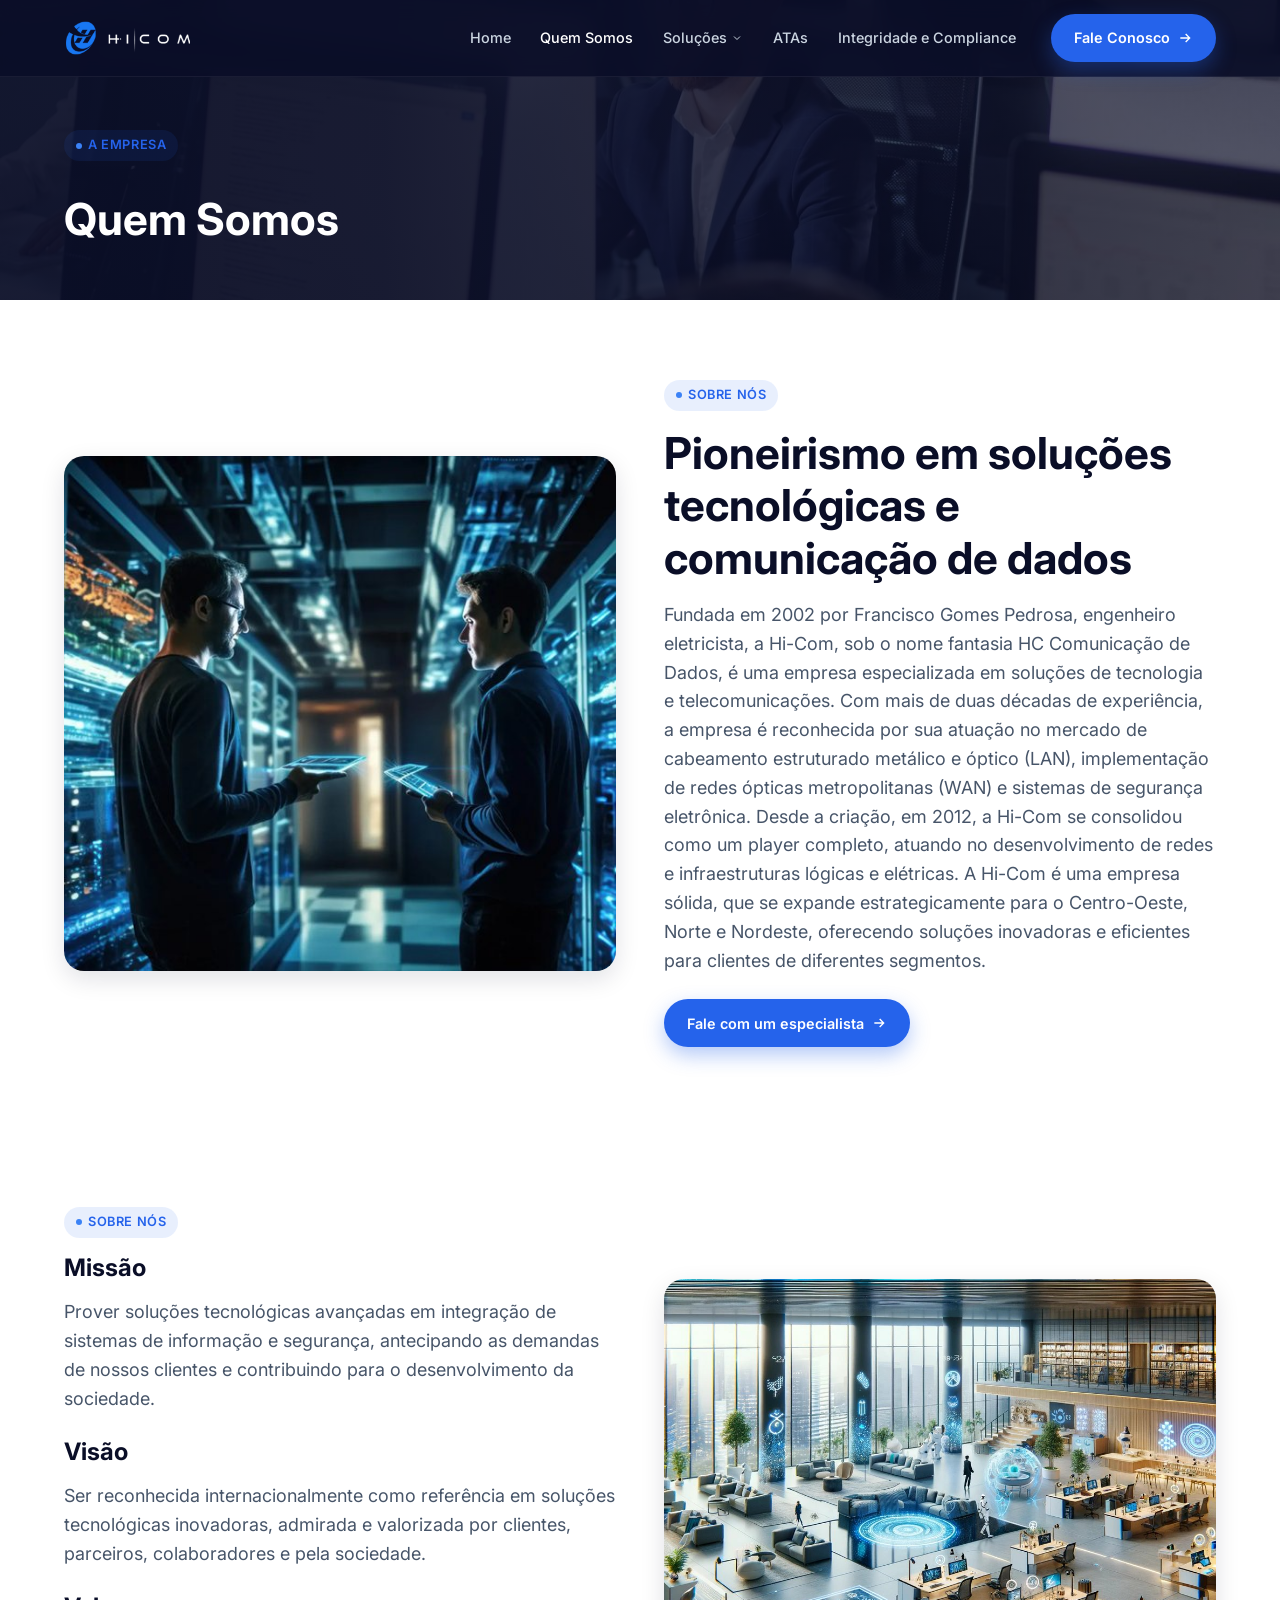
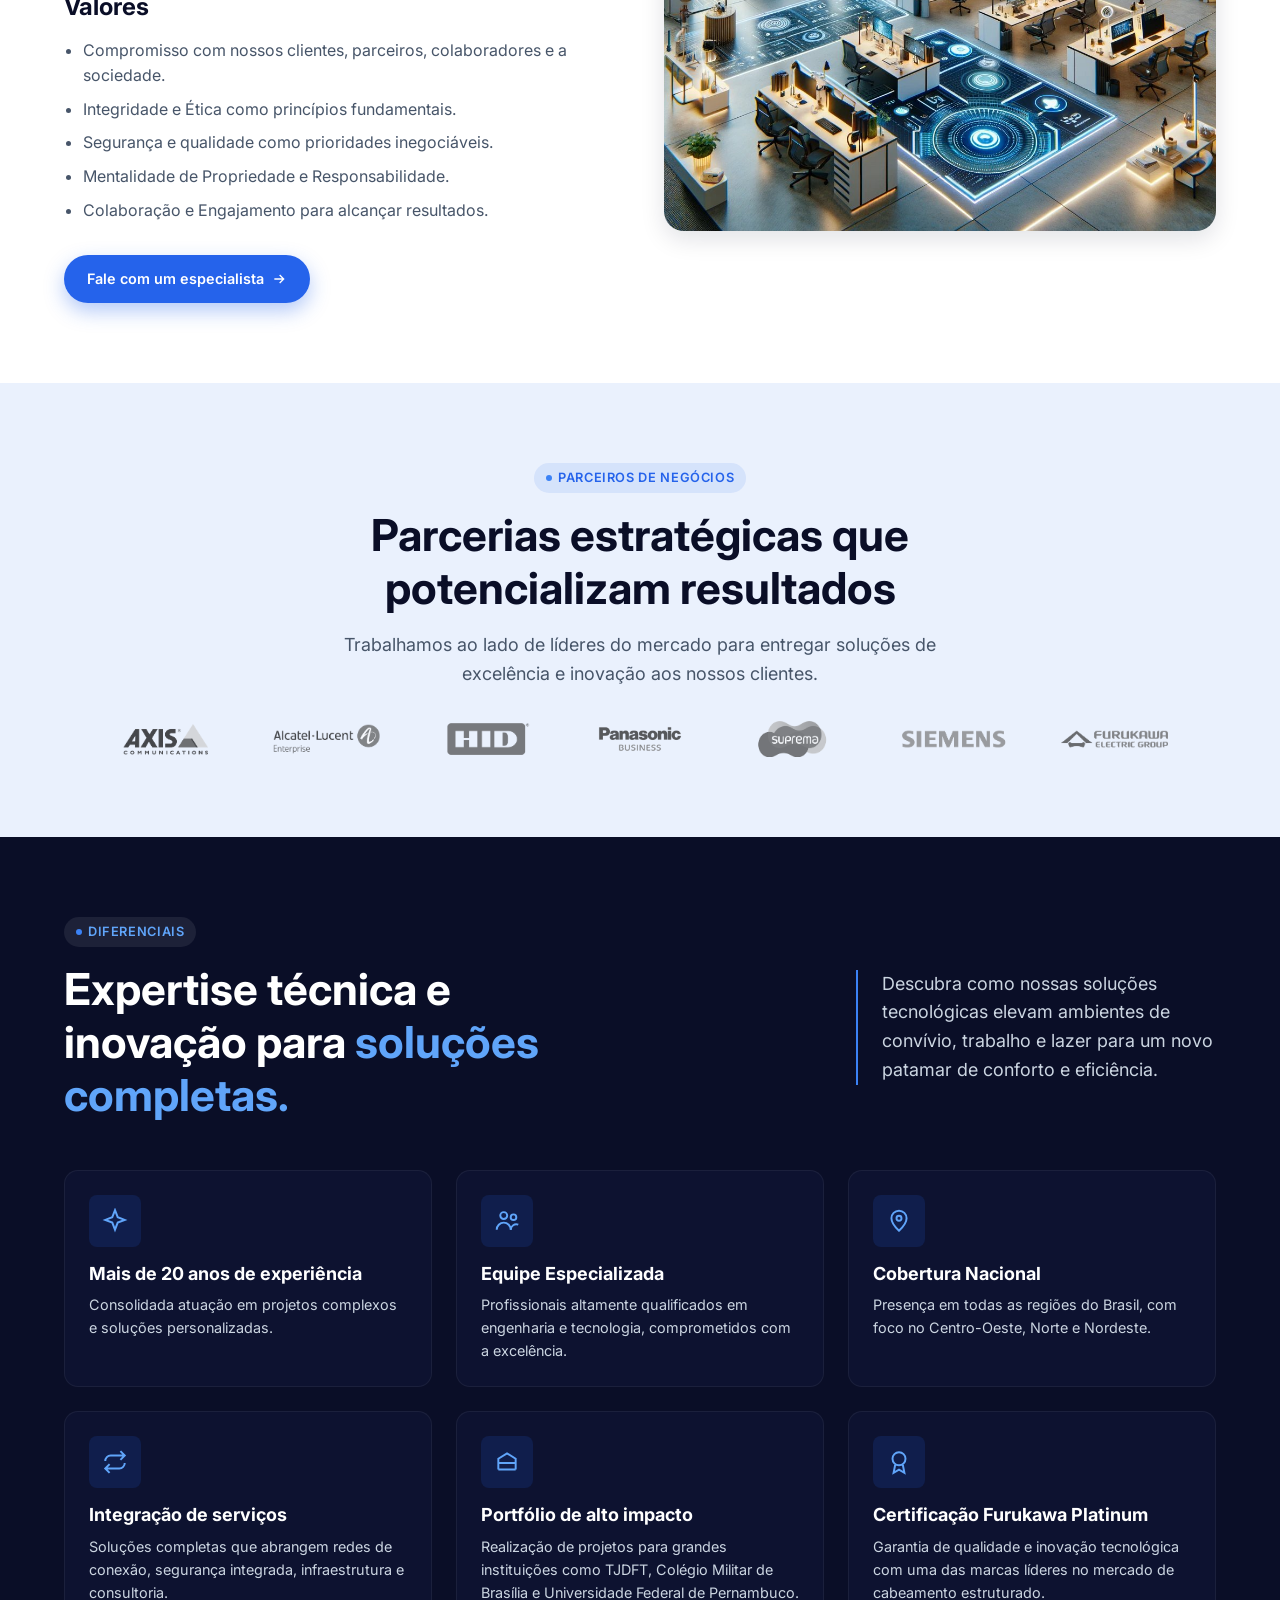
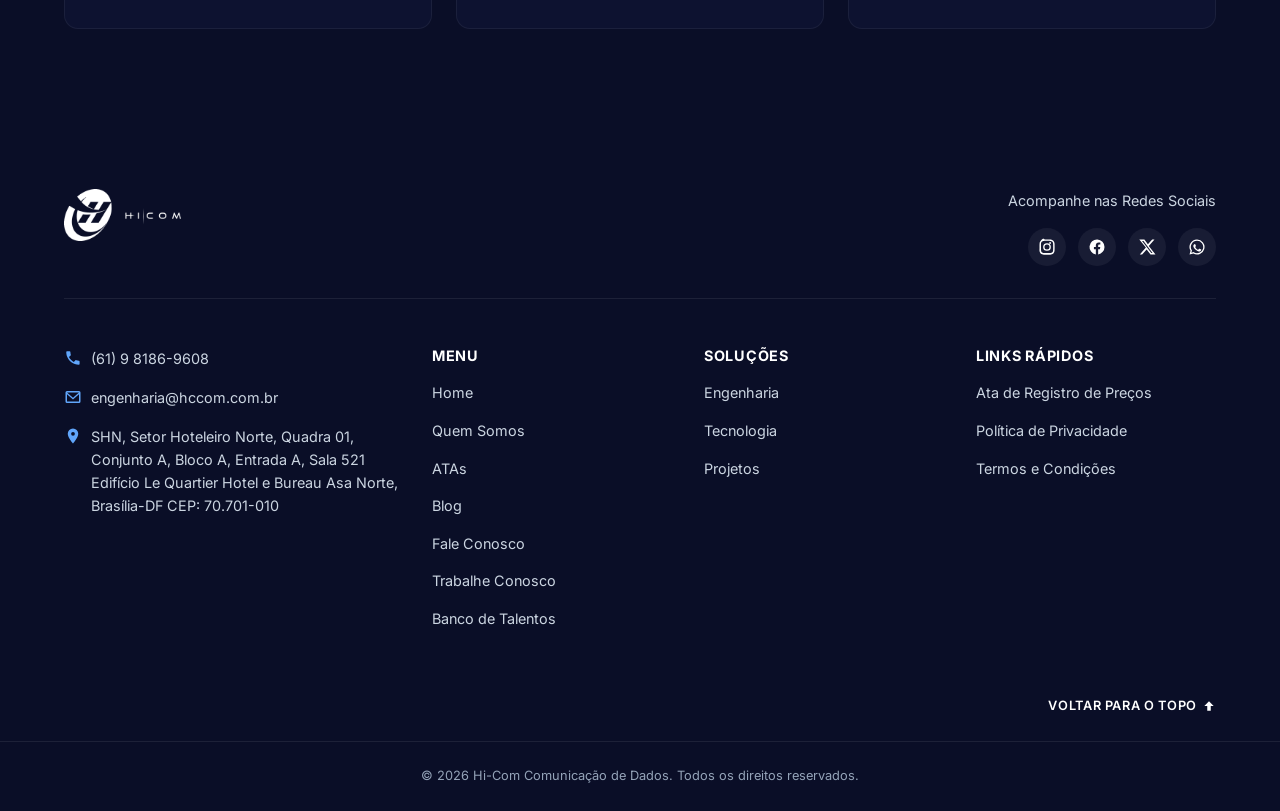
<file: pages/quem-somos.html>
<!DOCTYPE html>
<html lang="pt-BR">
<head>
  <meta charset="UTF-8">
  <meta name="viewport" content="width=device-width, initial-scale=1.0">
  <title>Quem Somos | Hi-Com</title>
  <meta name="description" content="Conheça a história, missão, visão e valores da Hi-Com Comunicação de Dados.">

  <link rel="icon" href="../img/favicon.png" type="image/png">

  <link rel="preconnect" href="https://fonts.googleapis.com">
  <link rel="preconnect" href="https://fonts.gstatic.com" crossorigin>
  <link href="https://fonts.googleapis.com/css2?family=Inter:wght@400;500;600;700;800&display=swap" rel="stylesheet">

  <link rel="stylesheet" href="../css/reset.css">
  <link rel="stylesheet" href="../css/variables.css">
  <link rel="stylesheet" href="../css/layout.css">
  <link rel="stylesheet" href="../css/header.css">
  <link rel="stylesheet" href="../css/page-hero.css">
  <link rel="stylesheet" href="../css/split-section.css">
  <link rel="stylesheet" href="../css/misc-sections.css">
  <link rel="stylesheet" href="../css/cards.css">
  <link rel="stylesheet" href="../css/footer.css">
</head>
<body>

  <!-- Header -->
  <header class="site-header">
    <div class="container">
      <a href="../index.html" class="logo">
        <img src="../img/logo-color.png" alt="Hi-Com">
      </a>

      <nav class="nav" id="mainNav">
        <ul class="nav-menu">
          <li class="nav-item">
            <a href="../index.html" class="nav-link">Home</a>
          </li>
          <li class="nav-item">
            <a href="quem-somos.html" class="nav-link" aria-current="page">Quem Somos</a>
          </li>
          <li class="nav-item nav-item--dropdown">
            <a href="#" class="nav-link">
              Soluções
              <svg class="chevron" viewBox="0 0 24 24" fill="none" stroke="currentColor" stroke-width="2">
                <path d="M6 9l6 6 6-6"/>
              </svg>
            </a>
            <ul class="dropdown">
              <li><a href="engenharia.html" class="dropdown-link">Engenharia</a></li>
              <li><a href="tecnologia.html" class="dropdown-link">Tecnologia</a></li>
              <li><a href="projetos.html" class="dropdown-link">Projetos</a></li>
            </ul>
          </li>
          <li class="nav-item">
            <a href="atas.html" class="nav-link">ATAs</a>
          </li>
          <li class="nav-item">
            <a href="integridade-compliance.html" class="nav-link">Integridade e Compliance</a>
          </li>
        </ul>

        <a href="https://api.whatsapp.com/send/?phone=5561991869608&text=Ol%C3%A1%2C+vim+pelo+site+da+HiCom&type=phone_number&app_absent=0" target="_blank" rel="noopener noreferrer" class="btn btn-primary nav-cta">
          Fale Conosco
          <svg width="16" height="16" viewBox="0 0 24 24" fill="none" stroke="currentColor" stroke-width="2">
            <path d="M5 12h14M13 6l6 6-6 6"/>
          </svg>
        </a>
      </nav>

      <button class="nav-toggle" id="navToggle" aria-label="Abrir menu" aria-expanded="false" aria-controls="mainNav">
        <span></span>
        <span></span>
        <span></span>
      </button>
    </div>
  </header>

  <main>
    <!-- Page hero -->
    <section class="page-hero">
      <div class="container">
        <span class="eyebrow">A empresa</span>
        <h1 class="page-hero-title">Quem Somos</h1>
      </div>
    </section>

    <section class="section section--light">
      <div class="container">
        <div class="split">
          <div class="split-media">
            <img src="../img/quem-somos-intro.jpg" alt="Equipe Hi-Com em data center">
          </div>
          <div class="split-text">
            <span class="eyebrow">Sobre nós</span>
            <h2 class="section-title">Pioneirismo em soluções tecnológicas e comunicação de dados</h2>
            <p class="section-desc">
              Fundada em 2002 por Francisco Gomes Pedrosa, engenheiro eletricista, a Hi-Com, sob o
              nome fantasia HC Comunicação de Dados, é uma empresa especializada em soluções de
              tecnologia e telecomunicações. Com mais de duas décadas de experiência, a empresa é
              reconhecida por sua atuação no mercado de cabeamento estruturado metálico e óptico
              (LAN), implementação de redes ópticas metropolitanas (WAN) e sistemas de segurança
              eletrônica. Desde a criação, em 2012, a Hi-Com se consolidou como um player completo,
              atuando no desenvolvimento de redes e infraestruturas lógicas e elétricas. A Hi-Com é
              uma empresa sólida, que se expande estrategicamente para o Centro-Oeste, Norte e
              Nordeste, oferecendo soluções inovadoras e eficientes para clientes de diferentes
              segmentos.
            </p>
            <a href="https://api.whatsapp.com/send/?phone=5561991869608&text=Ol%C3%A1%2C+vim+pelo+site+da+HiCom&type=phone_number&app_absent=0" target="_blank" rel="noopener noreferrer" class="btn btn-primary">
              Fale com um especialista
              <svg width="16" height="16" viewBox="0 0 24 24" fill="none" stroke="currentColor" stroke-width="2"><path d="M5 12h14M13 6l6 6-6 6"/></svg>
            </a>
          </div>
        </div>
      </div>
    </section>

    <section class="section section--light">
      <div class="container">
        <div class="split">
          <div class="split-text">
            <span class="eyebrow">Sobre nós</span>
            <h3 class="section-title" style="font-size: var(--fs-xl);">Missão</h3>
            <p class="section-desc">
              Prover soluções tecnológicas avançadas em integração de sistemas de informação e
              segurança, antecipando as demandas de nossos clientes e contribuindo para o
              desenvolvimento da sociedade.
            </p>
            <h3 class="section-title" style="font-size: var(--fs-xl); margin-top: var(--space-3);">Visão</h3>
            <p class="section-desc">
              Ser reconhecida internacionalmente como referência em soluções tecnológicas
              inovadoras, admirada e valorizada por clientes, parceiros, colaboradores e pela
              sociedade.
            </p>
            <h3 class="section-title" style="font-size: var(--fs-xl); margin-top: var(--space-3);">Valores</h3>
            <ul style="margin-top: var(--space-2); color: var(--color-gray-600); padding-left: 1.2em; list-style: disc;">
              <li style="margin-bottom: 0.5em;">Compromisso com nossos clientes, parceiros, colaboradores e a sociedade.</li>
              <li style="margin-bottom: 0.5em;">Integridade e Ética como princípios fundamentais.</li>
              <li style="margin-bottom: 0.5em;">Segurança e qualidade como prioridades inegociáveis.</li>
              <li style="margin-bottom: 0.5em;">Mentalidade de Propriedade e Responsabilidade.</li>
              <li style="margin-bottom: 0.5em;">Colaboração e Engajamento para alcançar resultados.</li>
            </ul>
            <a href="https://api.whatsapp.com/send/?phone=5561991869608&text=Ol%C3%A1%2C+vim+pelo+site+da+HiCom&type=phone_number&app_absent=0" target="_blank" rel="noopener noreferrer" class="btn btn-primary" style="margin-top: var(--space-3);">
              Fale com um especialista
              <svg width="16" height="16" viewBox="0 0 24 24" fill="none" stroke="currentColor" stroke-width="2"><path d="M5 12h14M13 6l6 6-6 6"/></svg>
            </a>
          </div>
          <div class="split-media">
            <img src="../img/quem-somos-missao.jpg" alt="Escritório do futuro Hi-Com">
          </div>
        </div>
      </div>
    </section>
    <!-- Parcerias -->
    <section class="section section--tint partners">
      <div class="container">
        <div class="section-head">
          <span class="eyebrow" style="justify-content:center;">Parceiros de negócios</span>
          <h2 class="section-title">Parcerias estratégicas que potencializam resultados</h2>
          <p class="section-desc">
            Trabalhamos ao lado de líderes do mercado para entregar soluções de excelência e
            inovação aos nossos clientes.
          </p>
        </div>
        <div class="partners-track">
          <img src="../img/partners/axis.png" alt="AXIS" loading="lazy">
          <img src="../img/partners/alcatel-lucent.png" alt="Alcatel-Lucent" loading="lazy">
          <img src="../img/partners/hid.png" alt="HID" loading="lazy">
          <img src="../img/partners/panasonic-business.png" alt="Panasonic Business" loading="lazy">
          <img src="../img/partners/suprema.png" alt="Suprema" loading="lazy">
          <img src="../img/partners/siemens.png" alt="Siemens" loading="lazy">
          <img src="../img/partners/furukawa.png" alt="Furukawa Electric Group" loading="lazy">
        </div>
      </div>
    </section>
    <!-- Diferenciais -->
    <section class="section section--dark">
      <div class="container">
        <div class="section-head-row-alt">
          <div class="section-head-row-alt__title">
            <span class="eyebrow">Diferenciais</span>
            <h2 class="section-title">
              Expertise técnica e inovação para <span class="highlight">soluções completas.</span>
            </h2>
          </div>
          <p class="section-desc section-desc--aside">
            Descubra como nossas soluções tecnológicas elevam ambientes de convívio,
            trabalho e lazer para um novo patamar de conforto e eficiência.
          </p>
        </div>

        <div class="cards-grid" style="margin-top: var(--space-5);">
          <div class="card">
            <div class="card-icon">
              <svg viewBox="0 0 24 24"><path d="M12 2l2.5 6.5L21 11l-6.5 2.5L12 20l-2.5-6.5L3 11l6.5-2.5L12 2z"/></svg>
            </div>
            <h3 class="card-title">Mais de 20 anos de experiência</h3>
            <p class="card-desc">Consolidada atuação em projetos complexos e soluções personalizadas.</p>
          </div>

          <div class="card">
            <div class="card-icon">
              <svg viewBox="0 0 24 24"><circle cx="9" cy="7" r="3.2"/><path d="M2.5 20a6.5 6.5 0 0 1 13 0"/><circle cx="18" cy="8.5" r="2.6"/><path d="M15.5 20a5 5 0 0 1 6.9-4.6"/></svg>
            </div>
            <h3 class="card-title">Equipe Especializada</h3>
            <p class="card-desc">Profissionais altamente qualificados em engenharia e tecnologia, comprometidos com a excelência.</p>
          </div>

          <div class="card">
            <div class="card-icon">
              <svg viewBox="0 0 24 24"><path d="M12 21s7-6.5 7-11.5A7 7 0 0 0 5 9.5C5 14.5 12 21 12 21z"/><circle cx="12" cy="9.5" r="2.3"/></svg>
            </div>
            <h3 class="card-title">Cobertura Nacional</h3>
            <p class="card-desc">Presença em todas as regiões do Brasil, com foco no Centro-Oeste, Norte e Nordeste.</p>
          </div>

          <div class="card">
            <div class="card-icon">
              <svg viewBox="0 0 24 24"><path d="M17 2l4 4-4 4M21 6H8a5 5 0 0 0-5 5M7 22l-4-4 4-4M3 18h13a5 5 0 0 0 5-5"/></svg>
            </div>
            <h3 class="card-title">Integração de serviços</h3>
            <p class="card-desc">Soluções completas que abrangem redes de conexão, segurança integrada, infraestrutura e consultoria.</p>
          </div>

          <div class="card">
            <div class="card-icon">
              <svg viewBox="0 0 24 24"><path d="M4 19V9l8-5 8 5v10M4 19h16M4 19v-6h16v6"/></svg>
            </div>
            <h3 class="card-title">Portfólio de alto impacto</h3>
            <p class="card-desc">Realização de projetos para grandes instituições como TJDFT, Colégio Militar de Brasília e Universidade Federal de Pernambuco.</p>
          </div>

          <div class="card">
            <div class="card-icon">
              <svg viewBox="0 0 24 24"><circle cx="12" cy="9" r="6"/><path d="M8.5 14.5L7 22l5-3 5 3-1.5-7.5"/></svg>
            </div>
            <h3 class="card-title">Certificação Furukawa Platinum</h3>
            <p class="card-desc">Garantia de qualidade e inovação tecnológica com uma das marcas líderes no mercado de cabeamento estruturado.</p>
          </div>
        </div>
      </div>
    </section>

  </main>

  <!-- Footer -->
  <footer class="site-footer">
    <div class="container">
      <div class="footer-top">
        <div class="footer-brand">
          <a href="../index.html" class="logo">
            <img src="../img/logo-white.png" alt="Hi-Com">
      </a>
        </div>
        <div class="footer-social">
          <span class="footer-social__label">Acompanhe nas Redes Sociais</span>
          <div class="footer-social__list">
            <a href="https://www.instagram.com/hicom.tech/" aria-label="Instagram">
              <svg viewBox="0 0 24 24"><path d="M12 2c2.7 0 3 .01 4.1.06 1.1.05 1.85.23 2.5.48.68.27 1.26.62 1.83 1.19.57.57.92 1.15 1.19 1.83.25.65.43 1.4.48 2.5.05 1.1.06 1.4.06 4.1s-.01 3-.06 4.1c-.05 1.1-.23 1.85-.48 2.5-.27.68-.62 1.26-1.19 1.83-.57.57-1.15.92-1.83 1.19-.65.25-1.4.43-2.5.48-1.1.05-1.4.06-4.1.06s-3-.01-4.1-.06c-1.1-.05-1.85-.23-2.5-.48a4.9 4.9 0 0 1-1.83-1.19 4.9 4.9 0 0 1-1.19-1.83c-.25-.65-.43-1.4-.48-2.5C2.01 15 2 14.7 2 12s.01-3 .06-4.1c.05-1.1.23-1.85.48-2.5.27-.68.62-1.26 1.19-1.83A4.9 4.9 0 0 1 5.56 1.6c.65-.25 1.4-.43 2.5-.48C8.16 2.01 8.46 2 11.16 2H12zm0 1.8c-2.65 0-2.97.01-4.02.06-.96.04-1.48.2-1.83.34-.46.18-.79.39-1.13.73-.34.34-.55.67-.73 1.13-.14.35-.3.87-.34 1.83C4.01 8.99 4 9.31 4 12s.01 2.97.06 4.02c.04.96.2 1.48.34 1.83.18.46.39.79.73 1.13.34.34.67.55 1.13.73.35.14.87.3 1.83.34 1.05.05 1.37.06 4.02.06s2.97-.01 4.02-.06c.96-.04 1.48-.2 1.83-.34.46-.18.79-.39 1.13-.73.34-.34.55-.67.73-1.13.14-.35.3-.87.34-1.83.05-1.05.06-1.37.06-4.02s-.01-2.97-.06-4.02c-.04-.96-.2-1.48-.34-1.83a2.9 2.9 0 0 0-.73-1.13 2.9 2.9 0 0 0-1.13-.73c-.35-.14-.87-.3-1.83-.34C14.97 3.81 14.65 3.8 12 3.8zm0 3.06a5.14 5.14 0 1 1 0 10.28 5.14 5.14 0 0 1 0-10.28zm0 1.8a3.34 3.34 0 1 0 0 6.68 3.34 3.34 0 0 0 0-6.68zm5.34-1.98a1.2 1.2 0 1 1-2.4 0 1.2 1.2 0 0 1 2.4 0z"/></svg>
            </a>
            <a href="https://www.facebook.com/people/Hi-Com-Comunica%C3%A7%C3%A3o-de-Dados/61573567314272/" aria-label="Facebook">
              <svg viewBox="0 0 24 24"><path d="M22 12a10 10 0 1 0-11.56 9.88v-6.99H7.9V12h2.54V9.8c0-2.5 1.49-3.89 3.77-3.89 1.09 0 2.24.2 2.24.2v2.46h-1.26c-1.24 0-1.63.77-1.63 1.56V12h2.78l-.44 2.89h-2.34v6.99A10 10 0 0 0 22 12z"/></svg>
            </a>
            <a href="https://x.com/HiCom_Tec" aria-label="X">
              <svg viewBox="0 0 24 24"><path d="M18.9 2H22l-7.6 8.7L23.3 22H16.7l-5.2-6.8L5.5 22H2.4l8.1-9.3L1.7 2h6.8l4.7 6.2L18.9 2zm-1.2 18h1.7L7.3 4H5.4l12.3 16z"/></svg>
            </a>
            <a href="https://api.whatsapp.com/send/?phone=5561991869608&text=Ol%C3%A1%2C+vim+pelo+site+da+HiCom&type=phone_number&app_absent=0" target="_blank" rel="noopener noreferrer" aria-label="WhatsApp">
              <svg viewBox="0 0 24 24"><path d="M12 2a10 10 0 0 0-8.6 15.1L2 22l5.1-1.3A10 10 0 1 0 12 2zm0 1.8a8.2 8.2 0 1 1-4.2 15.2l-.3-.2-3 .8.8-2.9-.2-.3A8.2 8.2 0 0 1 12 3.8zm-3.3 4.4c-.2 0-.5.02-.7.3-.24.28-.9.9-.9 2.2s.93 2.55 1.06 2.73c.13.18 1.83 2.8 4.44 3.82 2.17.85 2.61.68 3.08.64.47-.04 1.53-.62 1.75-1.23.22-.6.22-1.11.15-1.22-.07-.1-.24-.16-.5-.29-.27-.14-1.55-.77-1.79-.85-.24-.09-.4-.14-.58.13-.17.27-.66.85-.81 1.02-.15.18-.3.2-.56.07-.27-.14-1.13-.42-2.15-1.33-.8-.71-1.33-1.6-1.49-1.87-.15-.27-.02-.42.12-.55.13-.13.27-.32.4-.48.13-.16.18-.28.27-.46.09-.18.04-.34-.02-.48-.07-.13-.58-1.44-.82-1.97-.2-.47-.42-.42-.58-.43z"/></svg>
            </a>
          </div>
        </div>
      </div>

      <div class="footer-main">
        <div class="footer-contact-col">
          <ul class="footer-contact">
            <li>
              <svg viewBox="0 0 24 24"><path d="M6.6 10.8c1.4 2.8 3.7 5 6.5 6.5l2.2-2.2c.3-.3.7-.4 1-.2 1.1.4 2.3.6 3.5.6.6 0 1 .4 1 1V20c0 .6-.4 1-1 1C10.6 21 3 13.4 3 4c0-.6.4-1 1-1h3.5c.6 0 1 .4 1 1 0 1.2.2 2.4.6 3.5.1.3 0 .7-.2 1l-2.3 2.3z"/></svg>
              <span>(61) 9 8186-9608</span>
            </li>
            <li>
              <svg viewBox="0 0 24 24"><path d="M4 4h16a2 2 0 0 1 2 2v12a2 2 0 0 1-2 2H4a2 2 0 0 1-2-2V6a2 2 0 0 1 2-2zm0 2v.01L12 13l8-6.99V6H4zm0 2.24V18h16V8.24l-8 7-8-6.76z"/></svg>
              <span>engenharia@hccom.com.br</span>
            </li>
            <li>
              <svg viewBox="0 0 24 24"><path d="M12 2a7 7 0 0 0-7 7c0 5.25 7 13 7 13s7-7.75 7-13a7 7 0 0 0-7-7zm0 9.5A2.5 2.5 0 1 1 12 6.5a2.5 2.5 0 0 1 0 5z"/></svg>
              <span>SHN, Setor Hoteleiro Norte, Quadra 01, Conjunto A, Bloco A, Entrada A, Sala 521 Edifício Le Quartier Hotel e Bureau Asa Norte, Brasília-DF CEP: 70.701-010</span>
            </li>
          </ul>
        </div>

        <div class="footer-col">
          <h3 class="footer-col-title">Menu</h3>
          <ul class="footer-links">
            <li><a href="../index.html">Home</a></li>
            <li><a href="quem-somos.html">Quem Somos</a></li>
            <li><a href="atas.html">ATAs</a></li>
            <li><a href="blog.html">Blog</a></li>
            <li><a href="https://api.whatsapp.com/send/?phone=5561991869608&text=Ol%C3%A1%2C+vim+pelo+site+da+HiCom&type=phone_number&app_absent=0" target="_blank" rel="noopener noreferrer">Fale Conosco</a></li>
            <li><a href="trabalhe-conosco.html">Trabalhe Conosco</a></li>
            <li><a href="banco-de-talentos.html">Banco de Talentos</a></li>
          </ul>
        </div>

        <div class="footer-col">
          <h3 class="footer-col-title">Soluções</h3>
          <ul class="footer-links">
            <li><a href="engenharia.html">Engenharia</a></li>
            <li><a href="tecnologia.html">Tecnologia</a></li>
            <li><a href="projetos.html">Projetos</a></li>
          </ul>
        </div>

        <div class="footer-col">
          <h3 class="footer-col-title">Links Rápidos</h3>
          <ul class="footer-links">
            <li><a href="atas.html">Ata de Registro de Preços</a></li>
            <li><a href="politica-privacidade.html">Política de Privacidade</a></li>
            <li><a href="termos-condicoes.html">Termos e Condições</a></li>
          </ul>
        </div>
      </div>

      <div style="text-align:right; padding-bottom: var(--space-3);">
        <a href="#top" class="back-to-top">
          Voltar para o topo
          <svg viewBox="0 0 24 24"><path d="M12 4l8 8h-5v8h-6v-8H4z"/></svg>
        </a>
      </div>
    </div>

    <div class="footer-bottom">
      &copy; <span id="year"></span> Hi-Com Comunicação de Dados. Todos os direitos reservados.
    </div>
  </footer>

  <script src="../js/main.js"></script>
</body>
</html>
</file>
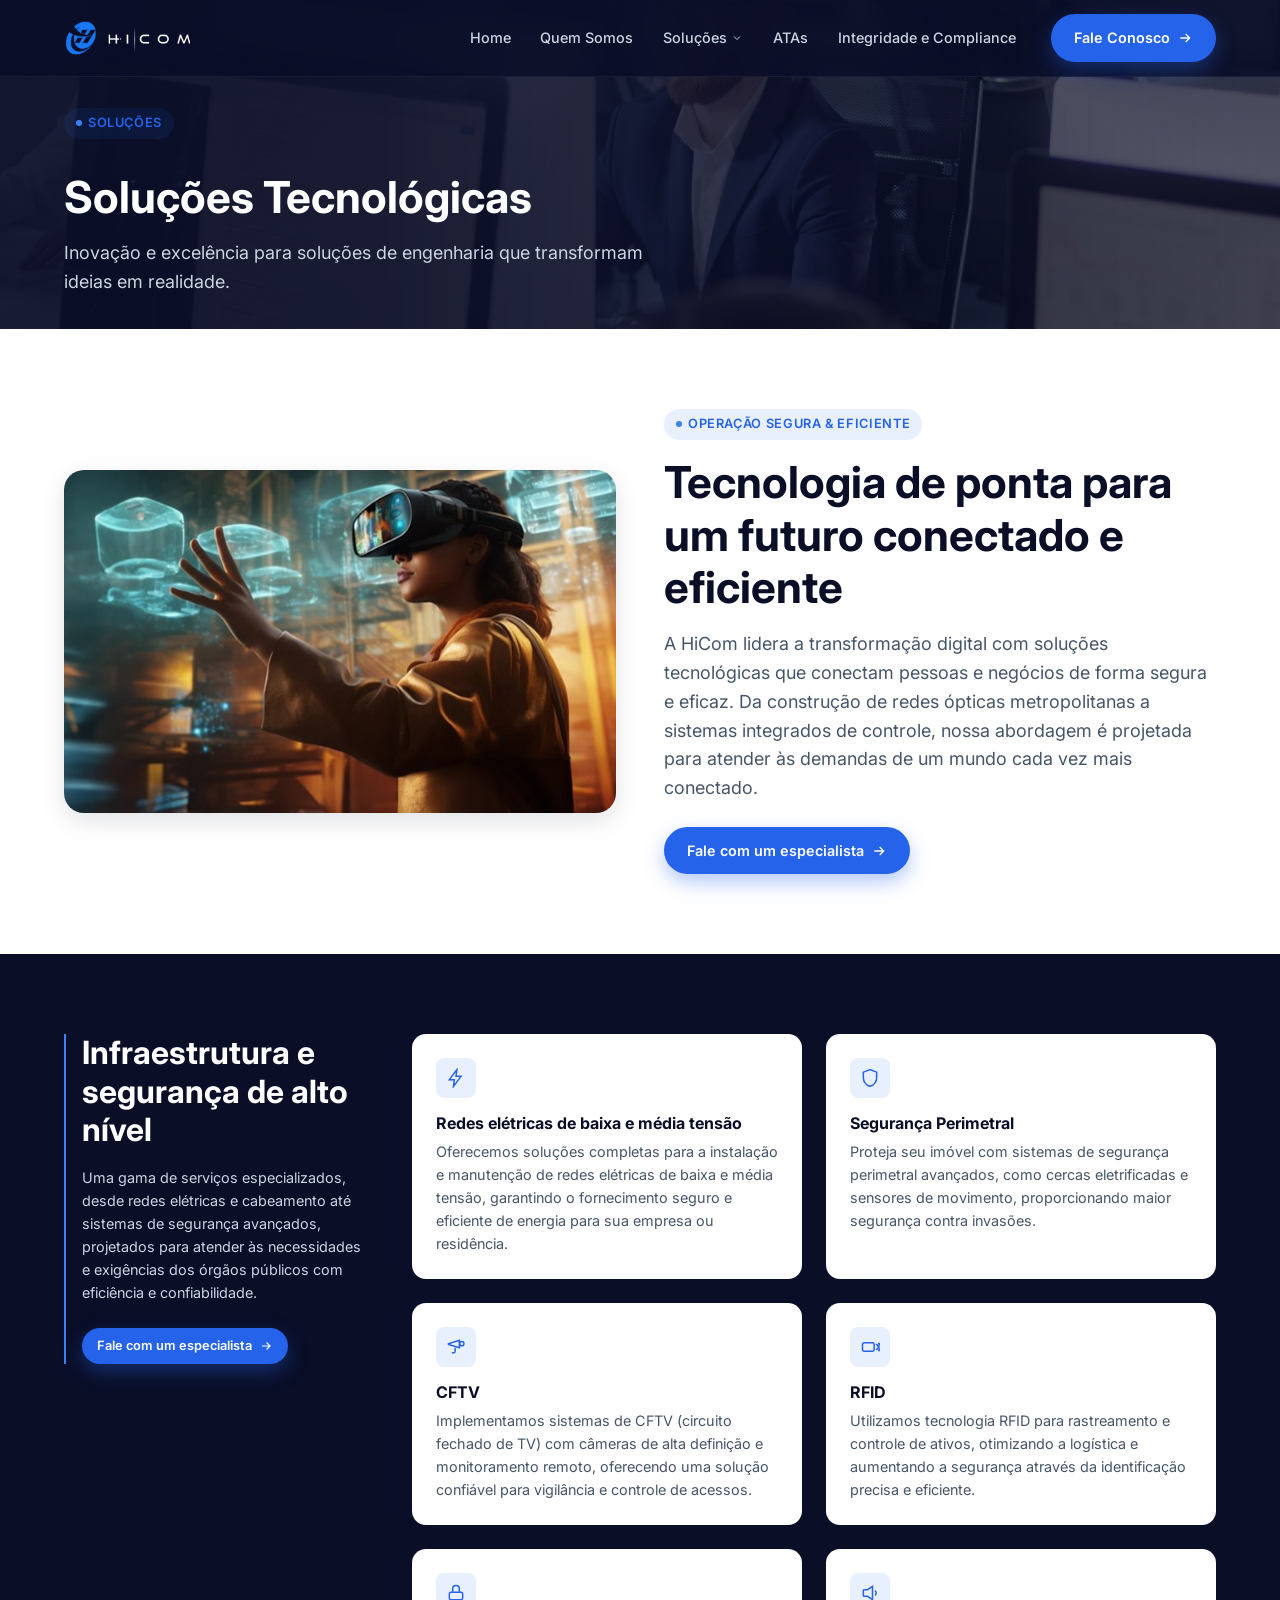
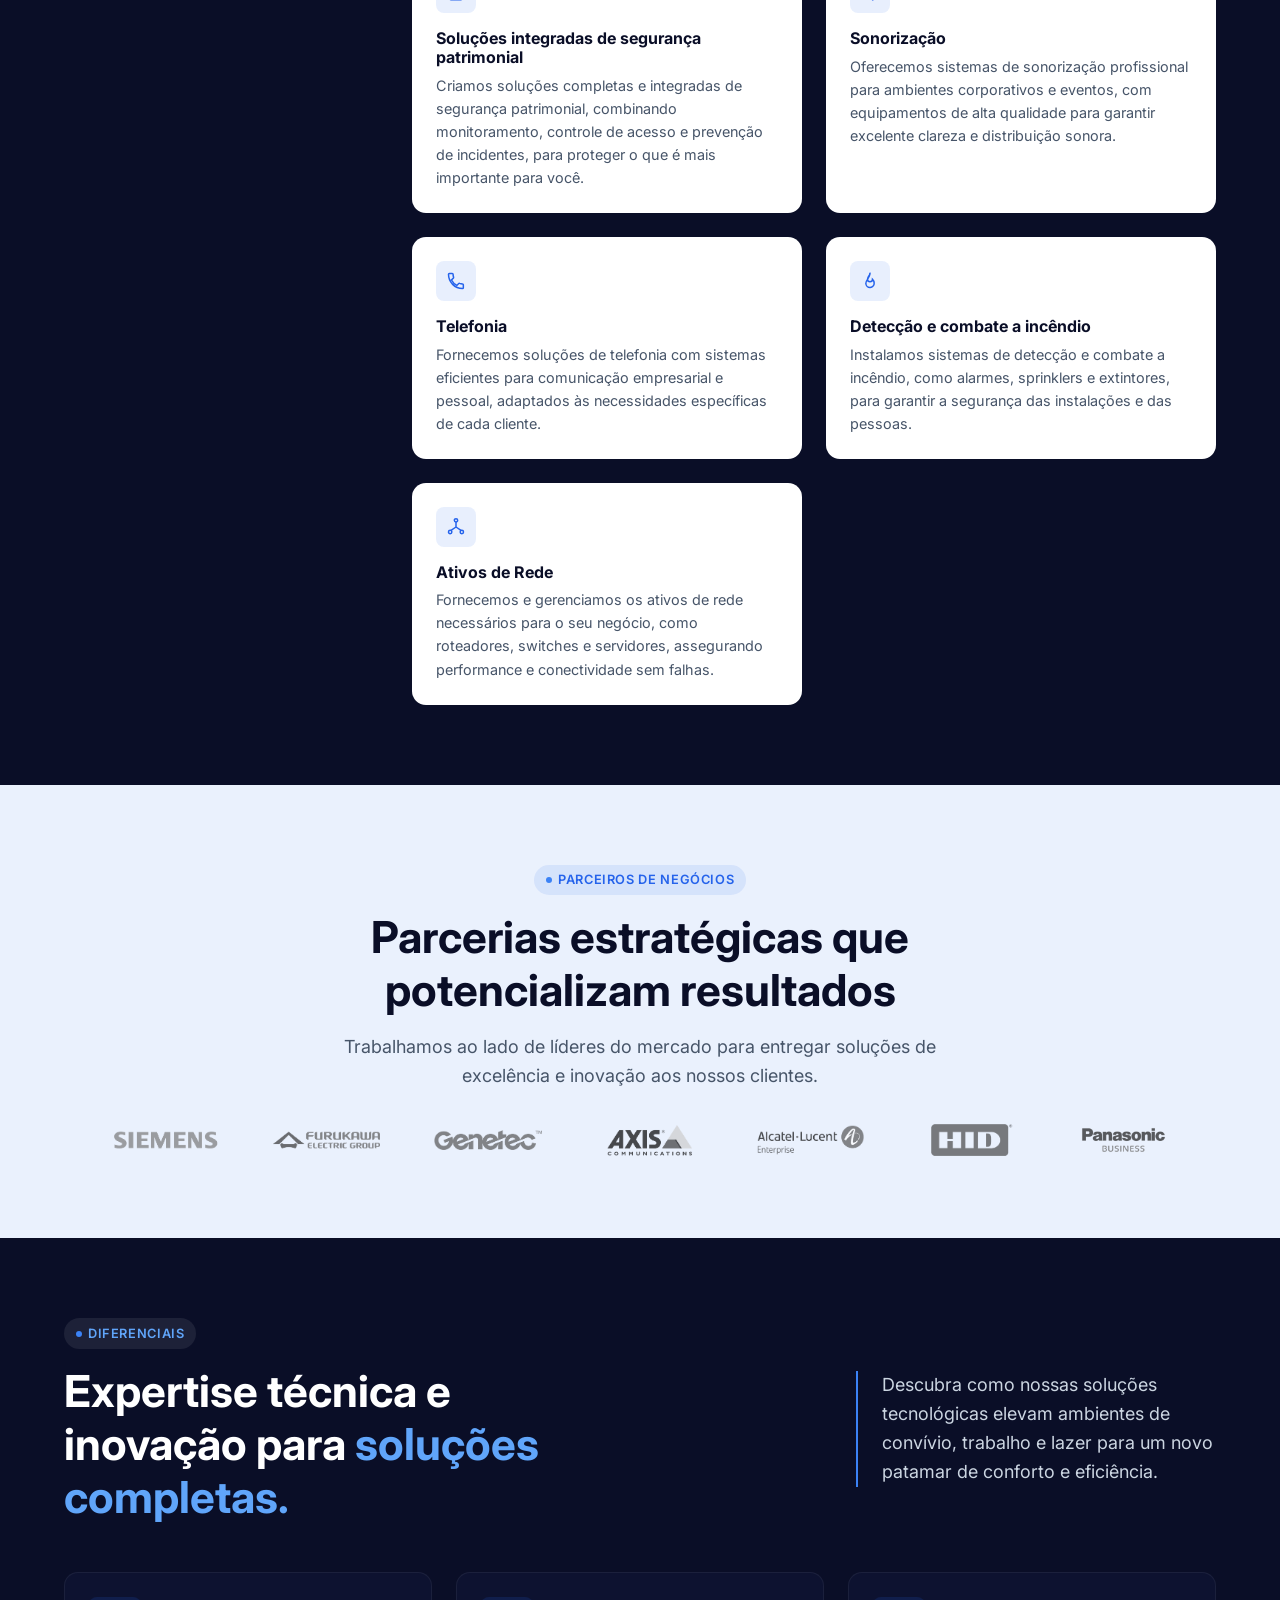
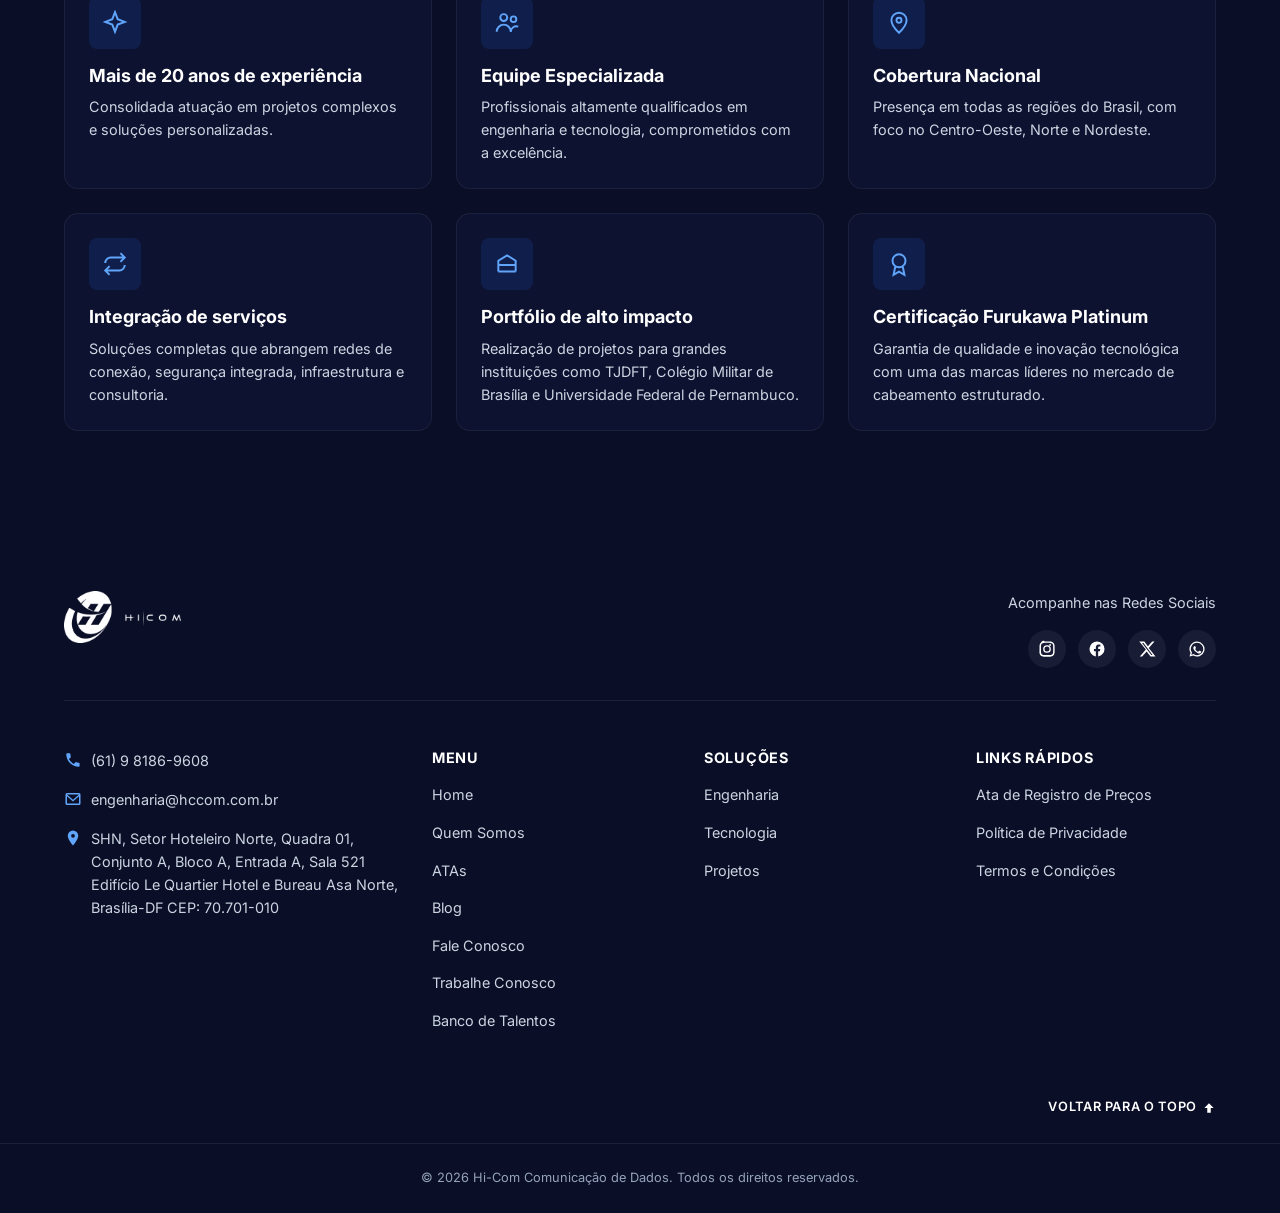
<file: pages/tecnologia.html>
<!DOCTYPE html>
<html lang="pt-BR">
<head>
  <meta charset="UTF-8">
  <meta name="viewport" content="width=device-width, initial-scale=1.0">
  <title>Tecnologia | Soluções Hi-Com</title>
  <meta name="description" content="Soluções tecnológicas completas: redes elétricas, segurança perimetral, CFTV, RFID, sonorização, telefonia e ativos de rede.">

  <link rel="icon" href="../img/favicon.png" type="image/png">

  <link rel="preconnect" href="https://fonts.googleapis.com">
  <link rel="preconnect" href="https://fonts.gstatic.com" crossorigin>
  <link href="https://fonts.googleapis.com/css2?family=Inter:wght@400;500;600;700;800&display=swap" rel="stylesheet">

  <link rel="stylesheet" href="../css/reset.css">
  <link rel="stylesheet" href="../css/variables.css">
  <link rel="stylesheet" href="../css/layout.css">
  <link rel="stylesheet" href="../css/header.css">
  <link rel="stylesheet" href="../css/page-hero.css">
  <link rel="stylesheet" href="../css/split-section.css">
  <link rel="stylesheet" href="../css/feature-section.css">
  <link rel="stylesheet" href="../css/misc-sections.css">
  <link rel="stylesheet" href="../css/cards.css">
  <link rel="stylesheet" href="../css/footer.css">
</head>
<body>

  <!-- Header -->
  <header class="site-header">
    <div class="container">
      <a href="../index.html" class="logo">
        <img src="../img/logo-color.png" alt="Hi-Com">
      </a>

      <nav class="nav" id="mainNav">
        <ul class="nav-menu">
          <li class="nav-item">
            <a href="../index.html" class="nav-link">Home</a>
          </li>
          <li class="nav-item">
            <a href="quem-somos.html" class="nav-link">Quem Somos</a>
          </li>
          <li class="nav-item nav-item--dropdown">
            <a href="#" class="nav-link">
              Soluções
              <svg class="chevron" viewBox="0 0 24 24" fill="none" stroke="currentColor" stroke-width="2">
                <path d="M6 9l6 6 6-6"/>
              </svg>
            </a>
            <ul class="dropdown">
              <li><a href="engenharia.html" class="dropdown-link">Engenharia</a></li>
              <li><a href="tecnologia.html" class="dropdown-link" aria-current="page">Tecnologia</a></li>
              <li><a href="projetos.html" class="dropdown-link">Projetos</a></li>
            </ul>
          </li>
          <li class="nav-item">
            <a href="atas.html" class="nav-link">ATAs</a>
          </li>
          <li class="nav-item">
            <a href="integridade-compliance.html" class="nav-link">Integridade e Compliance</a>
          </li>
        </ul>

        <a href="https://api.whatsapp.com/send/?phone=5561991869608&text=Ol%C3%A1%2C+vim+pelo+site+da+HiCom&type=phone_number&app_absent=0" target="_blank" rel="noopener noreferrer" class="btn btn-primary nav-cta">
          Fale Conosco
          <svg width="16" height="16" viewBox="0 0 24 24" fill="none" stroke="currentColor" stroke-width="2">
            <path d="M5 12h14M13 6l6 6-6 6"/>
          </svg>
        </a>
      </nav>

      <button class="nav-toggle" id="navToggle" aria-label="Abrir menu" aria-expanded="false" aria-controls="mainNav">
        <span></span>
        <span></span>
        <span></span>
      </button>
    </div>
  </header>

  <main>
    <!-- Page hero -->
    <section class="page-hero">
      <div class="container">
        <span class="eyebrow">Soluções</span>
        <h1 class="page-hero-title">Soluções Tecnológicas</h1>
          <p class="page-hero-subtitle">Inovação e excelência para soluções de engenharia que transformam ideias em realidade.</p>
      </div>
    </section>
    <section class="section section--light">
      <div class="container">
        <div class="split">
          <div class="split-media">
            <img src="../img/tecnologia-intro.jpg" alt="Realidade aumentada e operação de rede Hi-Com">
          </div>
          <div class="split-text">
            <span class="eyebrow">Operação segura & eficiente</span>
            <h2 class="section-title">Tecnologia de ponta para um futuro conectado e eficiente</h2>
            <p class="section-desc">A HiCom lidera a transformação digital com soluções tecnológicas que conectam pessoas e negócios de forma segura e eficaz. Da construção de redes ópticas metropolitanas a sistemas integrados de controle, nossa abordagem é projetada para atender às demandas de um mundo cada vez mais conectado.</p>
            <a href="https://api.whatsapp.com/send/?phone=5561991869608&text=Ol%C3%A1%2C+vim+pelo+site+da+HiCom&type=phone_number&app_absent=0" target="_blank" rel="noopener noreferrer" class="btn btn-primary">
              Fale com um especialista
              <svg width="16" height="16" viewBox="0 0 24 24" fill="none" stroke="currentColor" stroke-width="2"><path d="M5 12h14M13 6l6 6-6 6"/></svg>
            </a>
          </div>
        </div>
      </div>
    </section>
    <!-- Infraestrutura / cards -->
    <section class="feature-section">
      <div class="container">
        <div class="feature-layout">
          <div class="feature-aside feature-aside__border">
            <h2>Infraestrutura e segurança de alto nível</h2>
            <p>Uma gama de serviços especializados, desde redes elétricas e cabeamento até sistemas de segurança avançados, projetados para atender às necessidades e exigências dos órgãos públicos com eficiência e confiabilidade.</p>
            <a href="https://api.whatsapp.com/send/?phone=5561991869608&text=Ol%C3%A1%2C+vim+pelo+site+da+HiCom&type=phone_number&app_absent=0" target="_blank" rel="noopener noreferrer" class="btn btn-primary btn-sm">
              Fale com um especialista
              <svg width="14" height="14" viewBox="0 0 24 24" fill="none" stroke="currentColor" stroke-width="2"><path d="M5 12h14M13 6l6 6-6 6"/></svg>
            </a>
          </div>
          <div class="feature-grid">
          <div class="feature-card">
            <div class="feature-card__icon"><svg viewBox="0 0 24 24"><path d="M13 2 4 14h6l-1 8 9-12h-6l1-8z"/></svg></div>
            <h3 class="feature-card__title">Redes elétricas de baixa e média tensão</h3>
            <p class="feature-card__desc">Oferecemos soluções completas para a instalação e manutenção de redes elétricas de baixa e média tensão, garantindo o fornecimento seguro e eficiente de energia para sua empresa ou residência.</p>
          </div>
          <div class="feature-card">
            <div class="feature-card__icon"><svg viewBox="0 0 24 24"><path d="M12 2 4 5v6c0 5.2 3.4 9.4 8 11 4.6-1.6 8-5.8 8-11V5l-8-3z"/></svg></div>
            <h3 class="feature-card__title">Segurança Perimetral</h3>
            <p class="feature-card__desc">Proteja seu imóvel com sistemas de segurança perimetral avançados, como cercas eletrificadas e sensores de movimento, proporcionando maior segurança contra invasões.</p>
          </div>
          <div class="feature-card">
            <div class="feature-card__icon"><svg viewBox="0 0 24 24"><path d="M3 8l13-4v9L3 9V8z"/><path d="M11 13v4a2 2 0 0 1-2 2H7"/><circle cx="19" cy="8" r="2.5"/></svg></div>
            <h3 class="feature-card__title">CFTV</h3>
            <p class="feature-card__desc">Implementamos sistemas de CFTV (circuito fechado de TV) com câmeras de alta definição e monitoramento remoto, oferecendo uma solução confiável para vigilância e controle de acessos.</p>
          </div>
          <div class="feature-card">
            <div class="feature-card__icon"><svg viewBox="0 0 24 24"><rect x="3" y="7" width="14" height="10" rx="2"/><path d="M19 9a3 3 0 0 1 0 6M22 7a6.5 6.5 0 0 1 0 10"/></svg></div>
            <h3 class="feature-card__title">RFID</h3>
            <p class="feature-card__desc">Utilizamos tecnologia RFID para rastreamento e controle de ativos, otimizando a logística e aumentando a segurança através da identificação precisa e eficiente.</p>
          </div>
          <div class="feature-card">
            <div class="feature-card__icon"><svg viewBox="0 0 24 24"><rect x="4" y="11" width="16" height="9" rx="2"/><path d="M8 11V7a4 4 0 0 1 8 0v4"/></svg></div>
            <h3 class="feature-card__title">Soluções integradas de segurança patrimonial</h3>
            <p class="feature-card__desc">Criamos soluções completas e integradas de segurança patrimonial, combinando monitoramento, controle de acesso e prevenção de incidentes, para proteger o que é mais importante para você.</p>
          </div>
          <div class="feature-card">
            <div class="feature-card__icon"><svg viewBox="0 0 24 24"><path d="M9 8H5a1 1 0 0 0-1 1v6a1 1 0 0 0 1 1h4l6 4V4L9 8z"/><path d="M18 9a4 4 0 0 1 0 6"/></svg></div>
            <h3 class="feature-card__title">Sonorização</h3>
            <p class="feature-card__desc">Oferecemos sistemas de sonorização profissional para ambientes corporativos e eventos, com equipamentos de alta qualidade para garantir excelente clareza e distribuição sonora.</p>
          </div>
          <div class="feature-card">
            <div class="feature-card__icon"><svg viewBox="0 0 24 24"><path d="M6.6 10.8c1.4 2.8 3.7 5 6.5 6.5l2.2-2.2c.3-.3.7-.4 1-.2 1.1.4 2.3.6 3.5.6.6 0 1 .4 1 1V20c0 .6-.4 1-1 1C10.6 21 3 13.4 3 4c0-.6.4-1 1-1h3.5c.6 0 1 .4 1 1 0 1.2.2 2.4.6 3.5.1.3 0 .7-.2 1l-2.3 2.3z"/></svg></div>
            <h3 class="feature-card__title">Telefonia</h3>
            <p class="feature-card__desc">Fornecemos soluções de telefonia com sistemas eficientes para comunicação empresarial e pessoal, adaptados às necessidades específicas de cada cliente.</p>
          </div>
          <div class="feature-card">
            <div class="feature-card__icon"><svg viewBox="0 0 24 24"><path d="M12 2c1 3-3 4-3 8a3 3 0 0 0 6 0c1 1 2 2.5 2 4.5A5 5 0 0 1 7 15c0-5 5-6 5-13z"/></svg></div>
            <h3 class="feature-card__title">Detecção e combate a incêndio</h3>
            <p class="feature-card__desc">Instalamos sistemas de detecção e combate a incêndio, como alarmes, sprinklers e extintores, para garantir a segurança das instalações e das pessoas.</p>
          </div>
          <div class="feature-card">
            <div class="feature-card__icon"><svg viewBox="0 0 24 24"><circle cx="12" cy="4" r="2"/><circle cx="5" cy="18" r="2"/><circle cx="19" cy="18" r="2"/><path d="M12 6v6M12 12 6 16M12 12l6 4"/></svg></div>
            <h3 class="feature-card__title">Ativos de Rede</h3>
            <p class="feature-card__desc">Fornecemos e gerenciamos os ativos de rede necessários para o seu negócio, como roteadores, switches e servidores, assegurando performance e conectividade sem falhas.</p>
          </div>
          </div>
        </div>
      </div>
    </section>
    <!-- Parcerias -->
    <section class="section section--tint partners">
      <div class="container">
        <div class="section-head">
          <span class="eyebrow" style="justify-content:center;">Parceiros de negócios</span>
          <h2 class="section-title">Parcerias estratégicas que potencializam resultados</h2>
          <p class="section-desc">
            Trabalhamos ao lado de líderes do mercado para entregar soluções de excelência e
            inovação aos nossos clientes.
          </p>
        </div>
        <div class="partners-track">
          <img src="../img/partners/siemens.png" alt="Siemens" loading="lazy">
          <img src="../img/partners/furukawa.png" alt="Furukawa Electric Group" loading="lazy">
          <img src="../img/partners/genetec.png" alt="Genetec" loading="lazy">
          <img src="../img/partners/axis.png" alt="AXIS Communications" loading="lazy">
          <img src="../img/partners/alcatel-lucent.png" alt="Alcatel-Lucent Enterprise" loading="lazy">
          <img src="../img/partners/hid.png" alt="HID" loading="lazy">
          <img src="../img/partners/panasonic-business.png" alt="Panasonic Business" loading="lazy">
        </div>
      </div>
    </section>
    <!-- Diferenciais -->
    <section class="section section--dark">
      <div class="container">
        <div class="section-head-row-alt">
          <div class="section-head-row-alt__title">
            <span class="eyebrow">Diferenciais</span>
            <h2 class="section-title">
              Expertise técnica e inovação para <span class="highlight">soluções completas.</span>
            </h2>
          </div>
          <p class="section-desc section-desc--aside">
            Descubra como nossas soluções tecnológicas elevam ambientes de convívio,
            trabalho e lazer para um novo patamar de conforto e eficiência.
          </p>
        </div>

        <div class="cards-grid" style="margin-top: var(--space-5);">
          <div class="card">
            <div class="card-icon">
              <svg viewBox="0 0 24 24"><path d="M12 2l2.5 6.5L21 11l-6.5 2.5L12 20l-2.5-6.5L3 11l6.5-2.5L12 2z"/></svg>
            </div>
            <h3 class="card-title">Mais de 20 anos de experiência</h3>
            <p class="card-desc">Consolidada atuação em projetos complexos e soluções personalizadas.</p>
          </div>

          <div class="card">
            <div class="card-icon">
              <svg viewBox="0 0 24 24"><circle cx="9" cy="7" r="3.2"/><path d="M2.5 20a6.5 6.5 0 0 1 13 0"/><circle cx="18" cy="8.5" r="2.6"/><path d="M15.5 20a5 5 0 0 1 6.9-4.6"/></svg>
            </div>
            <h3 class="card-title">Equipe Especializada</h3>
            <p class="card-desc">Profissionais altamente qualificados em engenharia e tecnologia, comprometidos com a excelência.</p>
          </div>

          <div class="card">
            <div class="card-icon">
              <svg viewBox="0 0 24 24"><path d="M12 21s7-6.5 7-11.5A7 7 0 0 0 5 9.5C5 14.5 12 21 12 21z"/><circle cx="12" cy="9.5" r="2.3"/></svg>
            </div>
            <h3 class="card-title">Cobertura Nacional</h3>
            <p class="card-desc">Presença em todas as regiões do Brasil, com foco no Centro-Oeste, Norte e Nordeste.</p>
          </div>

          <div class="card">
            <div class="card-icon">
              <svg viewBox="0 0 24 24"><path d="M17 2l4 4-4 4M21 6H8a5 5 0 0 0-5 5M7 22l-4-4 4-4M3 18h13a5 5 0 0 0 5-5"/></svg>
            </div>
            <h3 class="card-title">Integração de serviços</h3>
            <p class="card-desc">Soluções completas que abrangem redes de conexão, segurança integrada, infraestrutura e consultoria.</p>
          </div>

          <div class="card">
            <div class="card-icon">
              <svg viewBox="0 0 24 24"><path d="M4 19V9l8-5 8 5v10M4 19h16M4 19v-6h16v6"/></svg>
            </div>
            <h3 class="card-title">Portfólio de alto impacto</h3>
            <p class="card-desc">Realização de projetos para grandes instituições como TJDFT, Colégio Militar de Brasília e Universidade Federal de Pernambuco.</p>
          </div>

          <div class="card">
            <div class="card-icon">
              <svg viewBox="0 0 24 24"><circle cx="12" cy="9" r="6"/><path d="M8.5 14.5L7 22l5-3 5 3-1.5-7.5"/></svg>
            </div>
            <h3 class="card-title">Certificação Furukawa Platinum</h3>
            <p class="card-desc">Garantia de qualidade e inovação tecnológica com uma das marcas líderes no mercado de cabeamento estruturado.</p>
          </div>
        </div>
      </div>
    </section>

  </main>

  <!-- Footer -->
  <footer class="site-footer">
    <div class="container">
      <div class="footer-top">
        <div class="footer-brand">
          <a href="../index.html" class="logo">
            <img src="../img/logo-white.png" alt="Hi-Com">
      </a>
        </div>
        <div class="footer-social">
          <span class="footer-social__label">Acompanhe nas Redes Sociais</span>
          <div class="footer-social__list">
            <a href="https://www.instagram.com/hicom.tech/" aria-label="Instagram">
              <svg viewBox="0 0 24 24"><path d="M12 2c2.7 0 3 .01 4.1.06 1.1.05 1.85.23 2.5.48.68.27 1.26.62 1.83 1.19.57.57.92 1.15 1.19 1.83.25.65.43 1.4.48 2.5.05 1.1.06 1.4.06 4.1s-.01 3-.06 4.1c-.05 1.1-.23 1.85-.48 2.5-.27.68-.62 1.26-1.19 1.83-.57.57-1.15.92-1.83 1.19-.65.25-1.4.43-2.5.48-1.1.05-1.4.06-4.1.06s-3-.01-4.1-.06c-1.1-.05-1.85-.23-2.5-.48a4.9 4.9 0 0 1-1.83-1.19 4.9 4.9 0 0 1-1.19-1.83c-.25-.65-.43-1.4-.48-2.5C2.01 15 2 14.7 2 12s.01-3 .06-4.1c.05-1.1.23-1.85.48-2.5.27-.68.62-1.26 1.19-1.83A4.9 4.9 0 0 1 5.56 1.6c.65-.25 1.4-.43 2.5-.48C8.16 2.01 8.46 2 11.16 2H12zm0 1.8c-2.65 0-2.97.01-4.02.06-.96.04-1.48.2-1.83.34-.46.18-.79.39-1.13.73-.34.34-.55.67-.73 1.13-.14.35-.3.87-.34 1.83C4.01 8.99 4 9.31 4 12s.01 2.97.06 4.02c.04.96.2 1.48.34 1.83.18.46.39.79.73 1.13.34.34.67.55 1.13.73.35.14.87.3 1.83.34 1.05.05 1.37.06 4.02.06s2.97-.01 4.02-.06c.96-.04 1.48-.2 1.83-.34.46-.18.79-.39 1.13-.73.34-.34.55-.67.73-1.13.14-.35.3-.87.34-1.83.05-1.05.06-1.37.06-4.02s-.01-2.97-.06-4.02c-.04-.96-.2-1.48-.34-1.83a2.9 2.9 0 0 0-.73-1.13 2.9 2.9 0 0 0-1.13-.73c-.35-.14-.87-.3-1.83-.34C14.97 3.81 14.65 3.8 12 3.8zm0 3.06a5.14 5.14 0 1 1 0 10.28 5.14 5.14 0 0 1 0-10.28zm0 1.8a3.34 3.34 0 1 0 0 6.68 3.34 3.34 0 0 0 0-6.68zm5.34-1.98a1.2 1.2 0 1 1-2.4 0 1.2 1.2 0 0 1 2.4 0z"/></svg>
            </a>
            <a href="https://www.facebook.com/people/Hi-Com-Comunica%C3%A7%C3%A3o-de-Dados/61573567314272/" aria-label="Facebook">
              <svg viewBox="0 0 24 24"><path d="M22 12a10 10 0 1 0-11.56 9.88v-6.99H7.9V12h2.54V9.8c0-2.5 1.49-3.89 3.77-3.89 1.09 0 2.24.2 2.24.2v2.46h-1.26c-1.24 0-1.63.77-1.63 1.56V12h2.78l-.44 2.89h-2.34v6.99A10 10 0 0 0 22 12z"/></svg>
            </a>
            <a href="https://x.com/HiCom_Tec" aria-label="X">
              <svg viewBox="0 0 24 24"><path d="M18.9 2H22l-7.6 8.7L23.3 22H16.7l-5.2-6.8L5.5 22H2.4l8.1-9.3L1.7 2h6.8l4.7 6.2L18.9 2zm-1.2 18h1.7L7.3 4H5.4l12.3 16z"/></svg>
            </a>
            <a href="https://api.whatsapp.com/send/?phone=5561991869608&text=Ol%C3%A1%2C+vim+pelo+site+da+HiCom&type=phone_number&app_absent=0" target="_blank" rel="noopener noreferrer" aria-label="WhatsApp">
              <svg viewBox="0 0 24 24"><path d="M12 2a10 10 0 0 0-8.6 15.1L2 22l5.1-1.3A10 10 0 1 0 12 2zm0 1.8a8.2 8.2 0 1 1-4.2 15.2l-.3-.2-3 .8.8-2.9-.2-.3A8.2 8.2 0 0 1 12 3.8zm-3.3 4.4c-.2 0-.5.02-.7.3-.24.28-.9.9-.9 2.2s.93 2.55 1.06 2.73c.13.18 1.83 2.8 4.44 3.82 2.17.85 2.61.68 3.08.64.47-.04 1.53-.62 1.75-1.23.22-.6.22-1.11.15-1.22-.07-.1-.24-.16-.5-.29-.27-.14-1.55-.77-1.79-.85-.24-.09-.4-.14-.58.13-.17.27-.66.85-.81 1.02-.15.18-.3.2-.56.07-.27-.14-1.13-.42-2.15-1.33-.8-.71-1.33-1.6-1.49-1.87-.15-.27-.02-.42.12-.55.13-.13.27-.32.4-.48.13-.16.18-.28.27-.46.09-.18.04-.34-.02-.48-.07-.13-.58-1.44-.82-1.97-.2-.47-.42-.42-.58-.43z"/></svg>
            </a>
          </div>
        </div>
      </div>

      <div class="footer-main">
        <div class="footer-contact-col">
          <ul class="footer-contact">
            <li>
              <svg viewBox="0 0 24 24"><path d="M6.6 10.8c1.4 2.8 3.7 5 6.5 6.5l2.2-2.2c.3-.3.7-.4 1-.2 1.1.4 2.3.6 3.5.6.6 0 1 .4 1 1V20c0 .6-.4 1-1 1C10.6 21 3 13.4 3 4c0-.6.4-1 1-1h3.5c.6 0 1 .4 1 1 0 1.2.2 2.4.6 3.5.1.3 0 .7-.2 1l-2.3 2.3z"/></svg>
              <span>(61) 9 8186-9608</span>
            </li>
            <li>
              <svg viewBox="0 0 24 24"><path d="M4 4h16a2 2 0 0 1 2 2v12a2 2 0 0 1-2 2H4a2 2 0 0 1-2-2V6a2 2 0 0 1 2-2zm0 2v.01L12 13l8-6.99V6H4zm0 2.24V18h16V8.24l-8 7-8-6.76z"/></svg>
              <span>engenharia@hccom.com.br</span>
            </li>
            <li>
              <svg viewBox="0 0 24 24"><path d="M12 2a7 7 0 0 0-7 7c0 5.25 7 13 7 13s7-7.75 7-13a7 7 0 0 0-7-7zm0 9.5A2.5 2.5 0 1 1 12 6.5a2.5 2.5 0 0 1 0 5z"/></svg>
              <span>SHN, Setor Hoteleiro Norte, Quadra 01, Conjunto A, Bloco A, Entrada A, Sala 521 Edifício Le Quartier Hotel e Bureau Asa Norte, Brasília-DF CEP: 70.701-010</span>
            </li>
          </ul>
        </div>

        <div class="footer-col">
          <h3 class="footer-col-title">Menu</h3>
          <ul class="footer-links">
            <li><a href="../index.html">Home</a></li>
            <li><a href="quem-somos.html">Quem Somos</a></li>
            <li><a href="atas.html">ATAs</a></li>
            <li><a href="blog.html">Blog</a></li>
            <li><a href="https://api.whatsapp.com/send/?phone=5561991869608&text=Ol%C3%A1%2C+vim+pelo+site+da+HiCom&type=phone_number&app_absent=0" target="_blank" rel="noopener noreferrer">Fale Conosco</a></li>
            <li><a href="trabalhe-conosco.html">Trabalhe Conosco</a></li>
            <li><a href="banco-de-talentos.html">Banco de Talentos</a></li>
          </ul>
        </div>

        <div class="footer-col">
          <h3 class="footer-col-title">Soluções</h3>
          <ul class="footer-links">
            <li><a href="engenharia.html">Engenharia</a></li>
            <li><a href="tecnologia.html">Tecnologia</a></li>
            <li><a href="projetos.html">Projetos</a></li>
          </ul>
        </div>

        <div class="footer-col">
          <h3 class="footer-col-title">Links Rápidos</h3>
          <ul class="footer-links">
            <li><a href="atas.html">Ata de Registro de Preços</a></li>
            <li><a href="politica-privacidade.html">Política de Privacidade</a></li>
            <li><a href="termos-condicoes.html">Termos e Condições</a></li>
          </ul>
        </div>
      </div>

      <div style="text-align:right; padding-bottom: var(--space-3);">
        <a href="#top" class="back-to-top">
          Voltar para o topo
          <svg viewBox="0 0 24 24"><path d="M12 4l8 8h-5v8h-6v-8H4z"/></svg>
        </a>
      </div>
    </div>

    <div class="footer-bottom">
      &copy; <span id="year"></span> Hi-Com Comunicação de Dados. Todos os direitos reservados.
    </div>
  </footer>

  <script src="../js/main.js"></script>
</body>
</html>
</file>
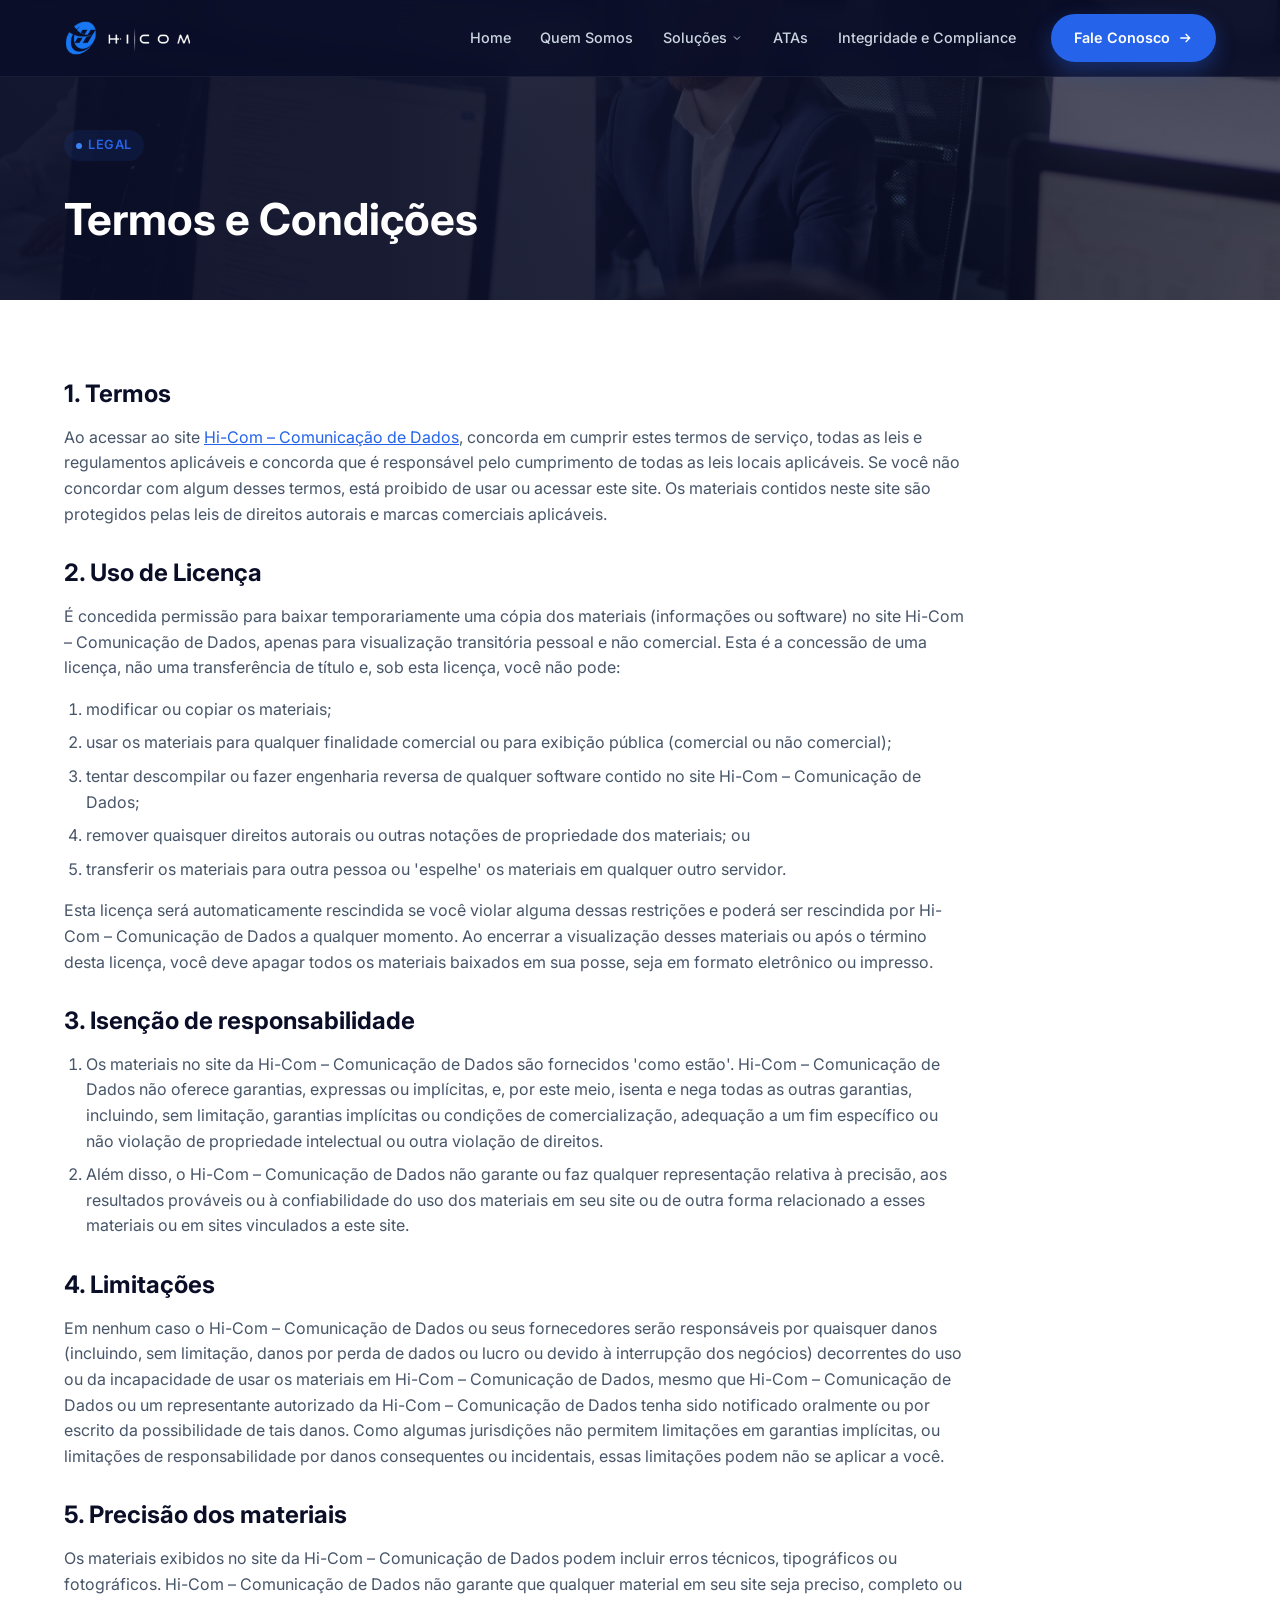
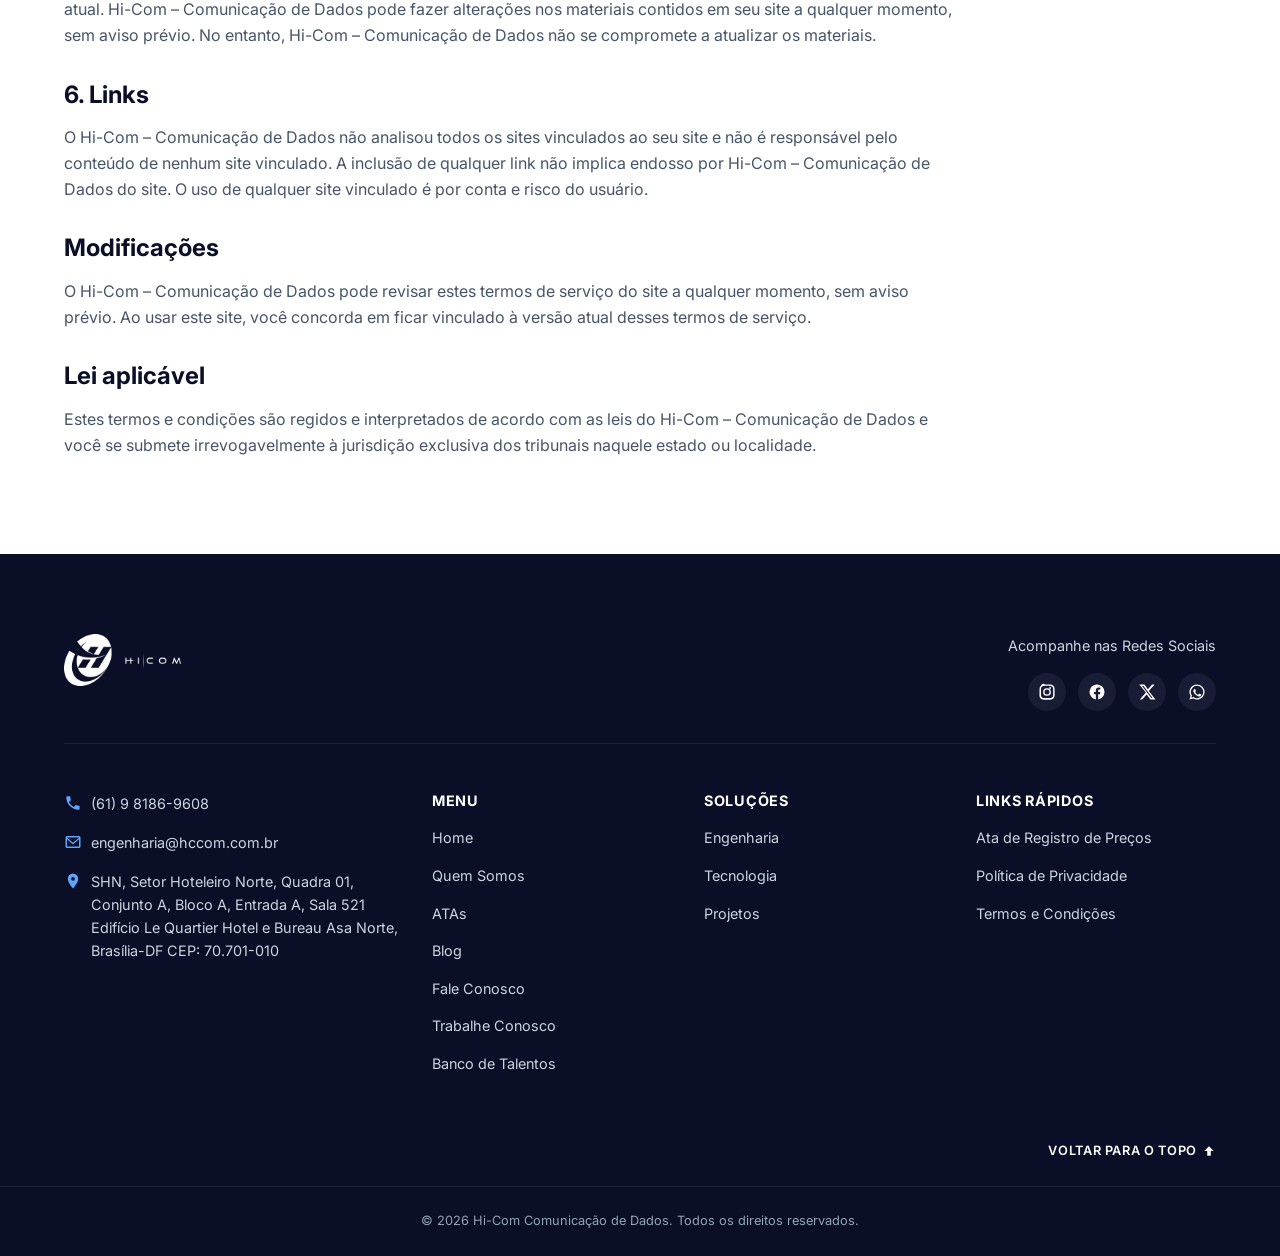
<file: pages/termos-condicoes.html>
<!DOCTYPE html>
<html lang="pt-BR">
<head>
  <meta charset="UTF-8">
  <meta name="viewport" content="width=device-width, initial-scale=1.0">
  <title>Termos e Condições | Hi-Com</title>
  <meta name="description" content="Termos e Condições de uso do site da Hi-Com Comunicação de Dados.">

  <link rel="icon" href="../img/favicon.png" type="image/png">

  <link rel="preconnect" href="https://fonts.googleapis.com">
  <link rel="preconnect" href="https://fonts.gstatic.com" crossorigin>
  <link href="https://fonts.googleapis.com/css2?family=Inter:wght@400;500;600;700;800&display=swap" rel="stylesheet">

  <link rel="stylesheet" href="../css/reset.css">
  <link rel="stylesheet" href="../css/variables.css">
  <link rel="stylesheet" href="../css/layout.css">
  <link rel="stylesheet" href="../css/header.css">
  <link rel="stylesheet" href="../css/page-hero.css">
  <link rel="stylesheet" href="../css/legal.css">
  <link rel="stylesheet" href="../css/footer.css">
</head>
<body>

  <!-- Header -->
  <header class="site-header">
    <div class="container">
      <a href="../index.html" class="logo">
        <img src="../img/logo-color.png" alt="Hi-Com">
      </a>

      <nav class="nav" id="mainNav">
        <ul class="nav-menu">
          <li class="nav-item">
            <a href="../index.html" class="nav-link">Home</a>
          </li>
          <li class="nav-item">
            <a href="quem-somos.html" class="nav-link">Quem Somos</a>
          </li>
          <li class="nav-item nav-item--dropdown">
            <a href="#" class="nav-link">
              Soluções
              <svg class="chevron" viewBox="0 0 24 24" fill="none" stroke="currentColor" stroke-width="2">
                <path d="M6 9l6 6 6-6"/>
              </svg>
            </a>
            <ul class="dropdown">
              <li><a href="engenharia.html" class="dropdown-link">Engenharia</a></li>
              <li><a href="tecnologia.html" class="dropdown-link">Tecnologia</a></li>
              <li><a href="projetos.html" class="dropdown-link">Projetos</a></li>
            </ul>
          </li>
          <li class="nav-item">
            <a href="atas.html" class="nav-link">ATAs</a>
          </li>
          <li class="nav-item">
            <a href="integridade-compliance.html" class="nav-link">Integridade e Compliance</a>
          </li>
        </ul>

        <a href="https://api.whatsapp.com/send/?phone=5561991869608&text=Ol%C3%A1%2C+vim+pelo+site+da+HiCom&type=phone_number&app_absent=0" target="_blank" rel="noopener noreferrer" class="btn btn-primary nav-cta">
          Fale Conosco
          <svg width="16" height="16" viewBox="0 0 24 24" fill="none" stroke="currentColor" stroke-width="2">
            <path d="M5 12h14M13 6l6 6-6 6"/>
          </svg>
        </a>
      </nav>

      <button class="nav-toggle" id="navToggle" aria-label="Abrir menu" aria-expanded="false" aria-controls="mainNav">
        <span></span>
        <span></span>
        <span></span>
      </button>
    </div>
  </header>

  <main>
    <!-- Page hero -->
    <section class="page-hero">
      <div class="container">
        <span class="eyebrow">Legal</span>
        <h1 class="page-hero-title">Termos e Condições</h1>
      </div>
    </section>

    <section class="section section--light">
      <div class="container">
        <div class="legal-content">
          <h2>1. Termos</h2>
          <p>
            Ao acessar ao site <a href="../index.html">Hi-Com – Comunicação de Dados</a>,
            concorda em cumprir estes termos de serviço, todas as leis e regulamentos
            aplicáveis e concorda que é responsável pelo cumprimento de todas as leis locais
            aplicáveis. Se você não concordar com algum desses termos, está proibido de usar ou
            acessar este site. Os materiais contidos neste site são protegidos pelas leis de
            direitos autorais e marcas comerciais aplicáveis.
          </p>

          <h2>2. Uso de Licença</h2>
          <p>
            É concedida permissão para baixar temporariamente uma cópia dos materiais
            (informações ou software) no site Hi-Com – Comunicação de Dados, apenas para
            visualização transitória pessoal e não comercial. Esta é a concessão de uma
            licença, não uma transferência de título e, sob esta licença, você não pode:
          </p>
          <ol>
            <li>modificar ou copiar os materiais;</li>
            <li>usar os materiais para qualquer finalidade comercial ou para exibição pública (comercial ou não comercial);</li>
            <li>tentar descompilar ou fazer engenharia reversa de qualquer software contido no site Hi-Com – Comunicação de Dados;</li>
            <li>remover quaisquer direitos autorais ou outras notações de propriedade dos materiais; ou</li>
            <li>transferir os materiais para outra pessoa ou 'espelhe' os materiais em qualquer outro servidor.</li>
          </ol>
          <p>
            Esta licença será automaticamente rescindida se você violar alguma dessas
            restrições e poderá ser rescindida por Hi-Com – Comunicação de Dados a qualquer
            momento. Ao encerrar a visualização desses materiais ou após o término desta
            licença, você deve apagar todos os materiais baixados em sua posse, seja em formato
            eletrônico ou impresso.
          </p>

          <h2>3. Isenção de responsabilidade</h2>
          <ol>
            <li>
              Os materiais no site da Hi-Com – Comunicação de Dados são fornecidos 'como
              estão'. Hi-Com – Comunicação de Dados não oferece garantias, expressas ou
              implícitas, e, por este meio, isenta e nega todas as outras garantias, incluindo,
              sem limitação, garantias implícitas ou condições de comercialização, adequação a
              um fim específico ou não violação de propriedade intelectual ou outra violação de
              direitos.
            </li>
            <li>
              Além disso, o Hi-Com – Comunicação de Dados não garante ou faz qualquer
              representação relativa à precisão, aos resultados prováveis ou à confiabilidade do
              uso dos materiais em seu site ou de outra forma relacionado a esses materiais ou
              em sites vinculados a este site.
            </li>
          </ol>

          <h2>4. Limitações</h2>
          <p>
            Em nenhum caso o Hi-Com – Comunicação de Dados ou seus fornecedores serão
            responsáveis por quaisquer danos (incluindo, sem limitação, danos por perda de
            dados ou lucro ou devido à interrupção dos negócios) decorrentes do uso ou da
            incapacidade de usar os materiais em Hi-Com – Comunicação de Dados, mesmo que
            Hi-Com – Comunicação de Dados ou um representante autorizado da Hi-Com –
            Comunicação de Dados tenha sido notificado oralmente ou por escrito da
            possibilidade de tais danos. Como algumas jurisdições não permitem limitações em
            garantias implícitas, ou limitações de responsabilidade por danos consequentes ou
            incidentais, essas limitações podem não se aplicar a você.
          </p>

          <h2>5. Precisão dos materiais</h2>
          <p>
            Os materiais exibidos no site da Hi-Com – Comunicação de Dados podem incluir erros
            técnicos, tipográficos ou fotográficos. Hi-Com – Comunicação de Dados não garante
            que qualquer material em seu site seja preciso, completo ou atual. Hi-Com –
            Comunicação de Dados pode fazer alterações nos materiais contidos em seu site a
            qualquer momento, sem aviso prévio. No entanto, Hi-Com – Comunicação de Dados não
            se compromete a atualizar os materiais.
          </p>

          <h2>6. Links</h2>
          <p>
            O Hi-Com – Comunicação de Dados não analisou todos os sites vinculados ao seu site
            e não é responsável pelo conteúdo de nenhum site vinculado. A inclusão de qualquer
            link não implica endosso por Hi-Com – Comunicação de Dados do site. O uso de
            qualquer site vinculado é por conta e risco do usuário.
          </p>

          <h2>Modificações</h2>
          <p>
            O Hi-Com – Comunicação de Dados pode revisar estes termos de serviço do site a
            qualquer momento, sem aviso prévio. Ao usar este site, você concorda em ficar
            vinculado à versão atual desses termos de serviço.
          </p>

          <h2>Lei aplicável</h2>
          <p>
            Estes termos e condições são regidos e interpretados de acordo com as leis do
            Hi-Com – Comunicação de Dados e você se submete irrevogavelmente à jurisdição
            exclusiva dos tribunais naquele estado ou localidade.
          </p>
        </div>
      </div>
    </section>

  </main>

  <!-- Footer -->
  <footer class="site-footer">
    <div class="container">
      <div class="footer-top">
        <div class="footer-brand">
          <a href="../index.html" class="logo">
            <img src="../img/logo-white.png" alt="Hi-Com">
      </a>
        </div>
        <div class="footer-social">
          <span class="footer-social__label">Acompanhe nas Redes Sociais</span>
          <div class="footer-social__list">
            <a href="https://www.instagram.com/hicom.tech/" aria-label="Instagram">
              <svg viewBox="0 0 24 24"><path d="M12 2c2.7 0 3 .01 4.1.06 1.1.05 1.85.23 2.5.48.68.27 1.26.62 1.83 1.19.57.57.92 1.15 1.19 1.83.25.65.43 1.4.48 2.5.05 1.1.06 1.4.06 4.1s-.01 3-.06 4.1c-.05 1.1-.23 1.85-.48 2.5-.27.68-.62 1.26-1.19 1.83-.57.57-1.15.92-1.83 1.19-.65.25-1.4.43-2.5.48-1.1.05-1.4.06-4.1.06s-3-.01-4.1-.06c-1.1-.05-1.85-.23-2.5-.48a4.9 4.9 0 0 1-1.83-1.19 4.9 4.9 0 0 1-1.19-1.83c-.25-.65-.43-1.4-.48-2.5C2.01 15 2 14.7 2 12s.01-3 .06-4.1c.05-1.1.23-1.85.48-2.5.27-.68.62-1.26 1.19-1.83A4.9 4.9 0 0 1 5.56 1.6c.65-.25 1.4-.43 2.5-.48C8.16 2.01 8.46 2 11.16 2H12zm0 1.8c-2.65 0-2.97.01-4.02.06-.96.04-1.48.2-1.83.34-.46.18-.79.39-1.13.73-.34.34-.55.67-.73 1.13-.14.35-.3.87-.34 1.83C4.01 8.99 4 9.31 4 12s.01 2.97.06 4.02c.04.96.2 1.48.34 1.83.18.46.39.79.73 1.13.34.34.67.55 1.13.73.35.14.87.3 1.83.34 1.05.05 1.37.06 4.02.06s2.97-.01 4.02-.06c.96-.04 1.48-.2 1.83-.34.46-.18.79-.39 1.13-.73.34-.34.55-.67.73-1.13.14-.35.3-.87.34-1.83.05-1.05.06-1.37.06-4.02s-.01-2.97-.06-4.02c-.04-.96-.2-1.48-.34-1.83a2.9 2.9 0 0 0-.73-1.13 2.9 2.9 0 0 0-1.13-.73c-.35-.14-.87-.3-1.83-.34C14.97 3.81 14.65 3.8 12 3.8zm0 3.06a5.14 5.14 0 1 1 0 10.28 5.14 5.14 0 0 1 0-10.28zm0 1.8a3.34 3.34 0 1 0 0 6.68 3.34 3.34 0 0 0 0-6.68zm5.34-1.98a1.2 1.2 0 1 1-2.4 0 1.2 1.2 0 0 1 2.4 0z"/></svg>
            </a>
            <a href="https://www.facebook.com/people/Hi-Com-Comunica%C3%A7%C3%A3o-de-Dados/61573567314272/" aria-label="Facebook">
              <svg viewBox="0 0 24 24"><path d="M22 12a10 10 0 1 0-11.56 9.88v-6.99H7.9V12h2.54V9.8c0-2.5 1.49-3.89 3.77-3.89 1.09 0 2.24.2 2.24.2v2.46h-1.26c-1.24 0-1.63.77-1.63 1.56V12h2.78l-.44 2.89h-2.34v6.99A10 10 0 0 0 22 12z"/></svg>
            </a>
            <a href="https://x.com/HiCom_Tec" aria-label="X">
              <svg viewBox="0 0 24 24"><path d="M18.9 2H22l-7.6 8.7L23.3 22H16.7l-5.2-6.8L5.5 22H2.4l8.1-9.3L1.7 2h6.8l4.7 6.2L18.9 2zm-1.2 18h1.7L7.3 4H5.4l12.3 16z"/></svg>
            </a>
            <a href="https://api.whatsapp.com/send/?phone=5561991869608&text=Ol%C3%A1%2C+vim+pelo+site+da+HiCom&type=phone_number&app_absent=0" target="_blank" rel="noopener noreferrer" aria-label="WhatsApp">
              <svg viewBox="0 0 24 24"><path d="M12 2a10 10 0 0 0-8.6 15.1L2 22l5.1-1.3A10 10 0 1 0 12 2zm0 1.8a8.2 8.2 0 1 1-4.2 15.2l-.3-.2-3 .8.8-2.9-.2-.3A8.2 8.2 0 0 1 12 3.8zm-3.3 4.4c-.2 0-.5.02-.7.3-.24.28-.9.9-.9 2.2s.93 2.55 1.06 2.73c.13.18 1.83 2.8 4.44 3.82 2.17.85 2.61.68 3.08.64.47-.04 1.53-.62 1.75-1.23.22-.6.22-1.11.15-1.22-.07-.1-.24-.16-.5-.29-.27-.14-1.55-.77-1.79-.85-.24-.09-.4-.14-.58.13-.17.27-.66.85-.81 1.02-.15.18-.3.2-.56.07-.27-.14-1.13-.42-2.15-1.33-.8-.71-1.33-1.6-1.49-1.87-.15-.27-.02-.42.12-.55.13-.13.27-.32.4-.48.13-.16.18-.28.27-.46.09-.18.04-.34-.02-.48-.07-.13-.58-1.44-.82-1.97-.2-.47-.42-.42-.58-.43z"/></svg>
            </a>
          </div>
        </div>
      </div>

      <div class="footer-main">
        <div class="footer-contact-col">
          <ul class="footer-contact">
            <li>
              <svg viewBox="0 0 24 24"><path d="M6.6 10.8c1.4 2.8 3.7 5 6.5 6.5l2.2-2.2c.3-.3.7-.4 1-.2 1.1.4 2.3.6 3.5.6.6 0 1 .4 1 1V20c0 .6-.4 1-1 1C10.6 21 3 13.4 3 4c0-.6.4-1 1-1h3.5c.6 0 1 .4 1 1 0 1.2.2 2.4.6 3.5.1.3 0 .7-.2 1l-2.3 2.3z"/></svg>
              <span>(61) 9 8186-9608</span>
            </li>
            <li>
              <svg viewBox="0 0 24 24"><path d="M4 4h16a2 2 0 0 1 2 2v12a2 2 0 0 1-2 2H4a2 2 0 0 1-2-2V6a2 2 0 0 1 2-2zm0 2v.01L12 13l8-6.99V6H4zm0 2.24V18h16V8.24l-8 7-8-6.76z"/></svg>
              <span>engenharia@hccom.com.br</span>
            </li>
            <li>
              <svg viewBox="0 0 24 24"><path d="M12 2a7 7 0 0 0-7 7c0 5.25 7 13 7 13s7-7.75 7-13a7 7 0 0 0-7-7zm0 9.5A2.5 2.5 0 1 1 12 6.5a2.5 2.5 0 0 1 0 5z"/></svg>
              <span>SHN, Setor Hoteleiro Norte, Quadra 01, Conjunto A, Bloco A, Entrada A, Sala 521 Edifício Le Quartier Hotel e Bureau Asa Norte, Brasília-DF CEP: 70.701-010</span>
            </li>
          </ul>
        </div>

        <div class="footer-col">
          <h3 class="footer-col-title">Menu</h3>
          <ul class="footer-links">
            <li><a href="../index.html">Home</a></li>
            <li><a href="quem-somos.html">Quem Somos</a></li>
            <li><a href="atas.html">ATAs</a></li>
            <li><a href="blog.html">Blog</a></li>
            <li><a href="https://api.whatsapp.com/send/?phone=5561991869608&text=Ol%C3%A1%2C+vim+pelo+site+da+HiCom&type=phone_number&app_absent=0" target="_blank" rel="noopener noreferrer">Fale Conosco</a></li>
            <li><a href="trabalhe-conosco.html">Trabalhe Conosco</a></li>
            <li><a href="banco-de-talentos.html">Banco de Talentos</a></li>
          </ul>
        </div>

        <div class="footer-col">
          <h3 class="footer-col-title">Soluções</h3>
          <ul class="footer-links">
            <li><a href="engenharia.html">Engenharia</a></li>
            <li><a href="tecnologia.html">Tecnologia</a></li>
            <li><a href="projetos.html">Projetos</a></li>
          </ul>
        </div>

        <div class="footer-col">
          <h3 class="footer-col-title">Links Rápidos</h3>
          <ul class="footer-links">
            <li><a href="atas.html">Ata de Registro de Preços</a></li>
            <li><a href="politica-privacidade.html">Política de Privacidade</a></li>
            <li><a href="termos-condicoes.html">Termos e Condições</a></li>
          </ul>
        </div>
      </div>

      <div style="text-align:right; padding-bottom: var(--space-3);">
        <a href="#top" class="back-to-top">
          Voltar para o topo
          <svg viewBox="0 0 24 24"><path d="M12 4l8 8h-5v8h-6v-8H4z"/></svg>
        </a>
      </div>
    </div>

    <div class="footer-bottom">
      &copy; <span id="year"></span> Hi-Com Comunicação de Dados. Todos os direitos reservados.
    </div>
  </footer>

  <script src="../js/main.js"></script>
</body>
</html>
</file>
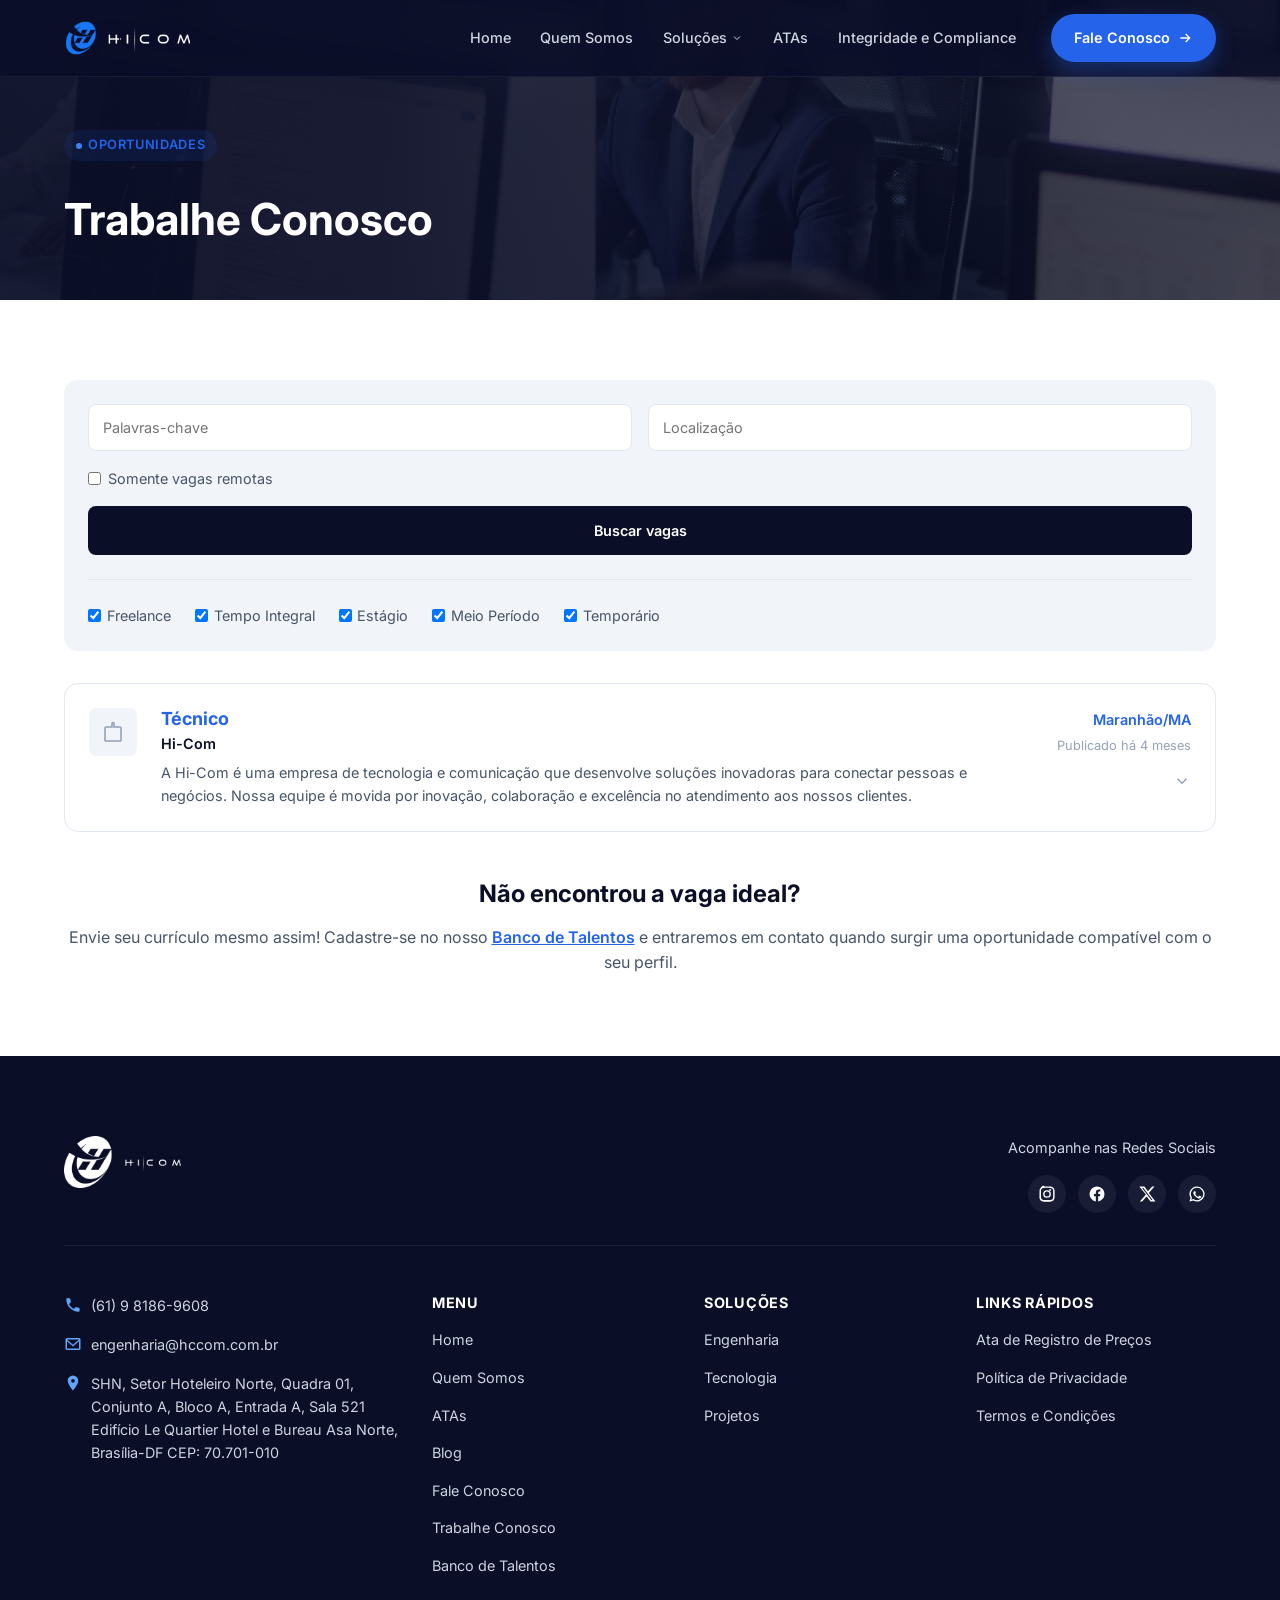
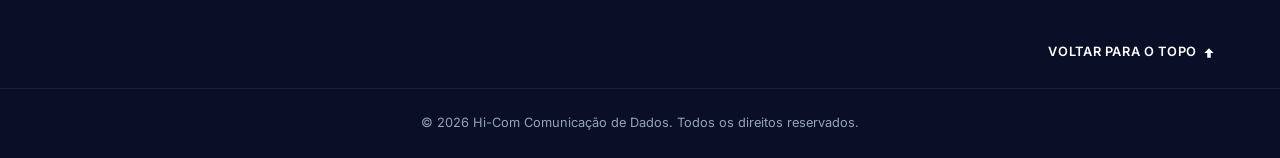
<file: pages/trabalhe-conosco.html>
<!DOCTYPE html>
<html lang="pt-BR">
<head>
  <meta charset="UTF-8">
  <meta name="viewport" content="width=device-width, initial-scale=1.0">
  <title>Trabalhe Conosco | Hi-Com</title>
  <meta name="description" content="Confira as vagas abertas na Hi-Com e faça parte do nosso time.">

  <link rel="icon" href="../img/favicon.png" type="image/png">

  <link rel="preconnect" href="https://fonts.googleapis.com">
  <link rel="preconnect" href="https://fonts.gstatic.com" crossorigin>
  <link href="https://fonts.googleapis.com/css2?family=Inter:wght@400;500;600;700;800&display=swap" rel="stylesheet">

  <link rel="stylesheet" href="../css/reset.css">
  <link rel="stylesheet" href="../css/variables.css">
  <link rel="stylesheet" href="../css/layout.css">
  <link rel="stylesheet" href="../css/header.css">
  <link rel="stylesheet" href="../css/page-hero.css">
  <link rel="stylesheet" href="../css/jobs.css">
  <link rel="stylesheet" href="../css/footer.css">
</head>
<body>

  <!-- Header -->
  <header class="site-header">
    <div class="container">
      <a href="../index.html" class="logo">
        <img src="../img/logo-color.png" alt="Hi-Com">
      </a>

      <nav class="nav" id="mainNav">
        <ul class="nav-menu">
          <li class="nav-item">
            <a href="../index.html" class="nav-link">Home</a>
          </li>
          <li class="nav-item">
            <a href="quem-somos.html" class="nav-link">Quem Somos</a>
          </li>
          <li class="nav-item nav-item--dropdown">
            <a href="#" class="nav-link">
              Soluções
              <svg class="chevron" viewBox="0 0 24 24" fill="none" stroke="currentColor" stroke-width="2">
                <path d="M6 9l6 6 6-6"/>
              </svg>
            </a>
            <ul class="dropdown">
              <li><a href="engenharia.html" class="dropdown-link">Engenharia</a></li>
              <li><a href="tecnologia.html" class="dropdown-link">Tecnologia</a></li>
              <li><a href="projetos.html" class="dropdown-link">Projetos</a></li>
            </ul>
          </li>
          <li class="nav-item">
            <a href="atas.html" class="nav-link">ATAs</a>
          </li>
          <li class="nav-item">
            <a href="integridade-compliance.html" class="nav-link">Integridade e Compliance</a>
          </li>
        </ul>

        <a href="https://api.whatsapp.com/send/?phone=5561991869608&text=Ol%C3%A1%2C+vim+pelo+site+da+HiCom&type=phone_number&app_absent=0" target="_blank" rel="noopener noreferrer" class="btn btn-primary nav-cta">
          Fale Conosco
          <svg width="16" height="16" viewBox="0 0 24 24" fill="none" stroke="currentColor" stroke-width="2">
            <path d="M5 12h14M13 6l6 6-6 6"/>
          </svg>
        </a>
      </nav>

      <button class="nav-toggle" id="navToggle" aria-label="Abrir menu" aria-expanded="false" aria-controls="mainNav">
        <span></span>
        <span></span>
        <span></span>
      </button>
    </div>
  </header>

  <main>
    <!-- Page hero -->
    <section class="page-hero">
      <div class="container">
        <span class="eyebrow">Oportunidades</span>
        <h1 class="page-hero-title">Trabalhe Conosco</h1>
      </div>
    </section>

    <section class="section section--light">
      <div class="container">
        <form class="jobs-filters" id="jobsFilterForm">
          <div class="jobs-filters__row">
            <input type="text" name="keyword" placeholder="Palavras-chave">
            <input type="text" name="location" placeholder="Localização">
          </div>

          <label class="jobs-filters__remote">
            <input type="checkbox" name="remote">
            Somente vagas remotas
          </label>

          <button type="submit" class="jobs-filters__submit">Buscar vagas</button>

          <div class="jobs-filters__types">
            <div class="jobs-filters__type-list">
              <label><input type="checkbox" value="Freelance" checked> Freelance</label>
              <label><input type="checkbox" value="Full Time" checked> Tempo Integral</label>
              <label><input type="checkbox" value="Internship" checked> Estágio</label>
              <label><input type="checkbox" value="Part Time" checked> Meio Período</label>
              <label><input type="checkbox" value="Temporary" checked> Temporário</label>
            </div>
          </div>
        </form>

        <div class="jobs-list" id="jobsList"></div>
        <p class="jobs-empty" id="jobsEmpty" hidden>Nenhuma vaga encontrada com esses filtros.</p>

        <div class="jobs-cta">
          <h2>Não encontrou a vaga ideal?</h2>
          <p>
            Envie seu currículo mesmo assim! Cadastre-se no nosso
            <a href="banco-de-talentos.html">Banco de Talentos</a> e entraremos em contato
            quando surgir uma oportunidade compatível com o seu perfil.
          </p>
        </div>
      </div>
    </section>
  </main>

  <!-- Footer -->
  <footer class="site-footer">
    <div class="container">
      <div class="footer-top">
        <div class="footer-brand">
          <a href="../index.html" class="logo">
            <img src="../img/logo-white.png" alt="Hi-Com">
          </a>
        </div>
        <div class="footer-social">
          <span class="footer-social__label">Acompanhe nas Redes Sociais</span>
          <div class="footer-social__list">
            <a href="https://www.instagram.com/hicom.tech/" aria-label="Instagram">
              <svg viewBox="0 0 24 24"><path d="M12 2c2.7 0 3 .01 4.1.06 1.1.05 1.85.23 2.5.48.68.27 1.26.62 1.83 1.19.57.57.92 1.15 1.19 1.83.25.65.43 1.4.48 2.5.05 1.1.06 1.4.06 4.1s-.01 3-.06 4.1c-.05 1.1-.23 1.85-.48 2.5-.27.68-.62 1.26-1.19 1.83-.57.57-1.15.92-1.83 1.19-.65.25-1.4.43-2.5.48-1.1.05-1.4.06-4.1.06s-3-.01-4.1-.06c-1.1-.05-1.85-.23-2.5-.48a4.9 4.9 0 0 1-1.83-1.19 4.9 4.9 0 0 1-1.19-1.83c-.25-.65-.43-1.4-.48-2.5C2.01 15 2 14.7 2 12s.01-3 .06-4.1c.05-1.1.23-1.85.48-2.5.27-.68.62-1.26 1.19-1.83A4.9 4.9 0 0 1 5.56 1.6c.65-.25 1.4-.43 2.5-.48C8.16 2.01 8.46 2 11.16 2H12zm0 1.8c-2.65 0-2.97.01-4.02.06-.96.04-1.48.2-1.83.34-.46.18-.79.39-1.13.73-.34.34-.55.67-.73 1.13-.14.35-.3.87-.34 1.83C4.01 8.99 4 9.31 4 12s.01 2.97.06 4.02c.04.96.2 1.48.34 1.83.18.46.39.79.73 1.13.34.34.67.55 1.13.73.35.14.87.3 1.83.34 1.05.05 1.37.06 4.02.06s2.97-.01 4.02-.06c.96-.04 1.48-.2 1.83-.34.46-.18.79-.39 1.13-.73.34-.34.55-.67.73-1.13.14-.35.3-.87.34-1.83.05-1.05.06-1.37.06-4.02s-.01-2.97-.06-4.02c-.04-.96-.2-1.48-.34-1.83a2.9 2.9 0 0 0-.73-1.13 2.9 2.9 0 0 0-1.13-.73c-.35-.14-.87-.3-1.83-.34C14.97 3.81 14.65 3.8 12 3.8zm0 3.06a5.14 5.14 0 1 1 0 10.28 5.14 5.14 0 0 1 0-10.28zm0 1.8a3.34 3.34 0 1 0 0 6.68 3.34 3.34 0 0 0 0-6.68zm5.34-1.98a1.2 1.2 0 1 1-2.4 0 1.2 1.2 0 0 1 2.4 0z"/></svg>
            </a>
            <a href="https://www.facebook.com/people/Hi-Com-Comunica%C3%A7%C3%A3o-de-Dados/61573567314272/" aria-label="Facebook">
              <svg viewBox="0 0 24 24"><path d="M22 12a10 10 0 1 0-11.56 9.88v-6.99H7.9V12h2.54V9.8c0-2.5 1.49-3.89 3.77-3.89 1.09 0 2.24.2 2.24.2v2.46h-1.26c-1.24 0-1.63.77-1.63 1.56V12h2.78l-.44 2.89h-2.34v6.99A10 10 0 0 0 22 12z"/></svg>
            </a>
            <a href="https://x.com/HiCom_Tec" aria-label="X">
              <svg viewBox="0 0 24 24"><path d="M18.9 2H22l-7.6 8.7L23.3 22H16.7l-5.2-6.8L5.5 22H2.4l8.1-9.3L1.7 2h6.8l4.7 6.2L18.9 2zm-1.2 18h1.7L7.3 4H5.4l12.3 16z"/></svg>
            </a>
            <a href="https://api.whatsapp.com/send/?phone=5561991869608&text=Ol%C3%A1%2C+vim+pelo+site+da+HiCom&type=phone_number&app_absent=0" target="_blank" rel="noopener noreferrer" aria-label="WhatsApp">
              <svg viewBox="0 0 24 24"><path d="M12 2a10 10 0 0 0-8.6 15.1L2 22l5.1-1.3A10 10 0 1 0 12 2zm0 1.8a8.2 8.2 0 1 1-4.2 15.2l-.3-.2-3 .8.8-2.9-.2-.3A8.2 8.2 0 0 1 12 3.8zm-3.3 4.4c-.2 0-.5.02-.7.3-.24.28-.9.9-.9 2.2s.93 2.55 1.06 2.73c.13.18 1.83 2.8 4.44 3.82 2.17.85 2.61.68 3.08.64.47-.04 1.53-.62 1.75-1.23.22-.6.22-1.11.15-1.22-.07-.1-.24-.16-.5-.29-.27-.14-1.55-.77-1.79-.85-.24-.09-.4-.14-.58.13-.17.27-.66.85-.81 1.02-.15.18-.3.2-.56.07-.27-.14-1.13-.42-2.15-1.33-.8-.71-1.33-1.6-1.49-1.87-.15-.27-.02-.42.12-.55.13-.13.27-.32.4-.48.13-.16.18-.28.27-.46.09-.18.04-.34-.02-.48-.07-.13-.58-1.44-.82-1.97-.2-.47-.42-.42-.58-.43z"/></svg>
            </a>
          </div>
        </div>
      </div>

      <div class="footer-main">
        <div class="footer-contact-col">
          <ul class="footer-contact">
            <li>
              <svg viewBox="0 0 24 24"><path d="M6.6 10.8c1.4 2.8 3.7 5 6.5 6.5l2.2-2.2c.3-.3.7-.4 1-.2 1.1.4 2.3.6 3.5.6.6 0 1 .4 1 1V20c0 .6-.4 1-1 1C10.6 21 3 13.4 3 4c0-.6.4-1 1-1h3.5c.6 0 1 .4 1 1 0 1.2.2 2.4.6 3.5.1.3 0 .7-.2 1l-2.3 2.3z"/></svg>
              <span>(61) 9 8186-9608</span>
            </li>
            <li>
              <svg viewBox="0 0 24 24"><path d="M4 4h16a2 2 0 0 1 2 2v12a2 2 0 0 1-2 2H4a2 2 0 0 1-2-2V6a2 2 0 0 1 2-2zm0 2v.01L12 13l8-6.99V6H4zm0 2.24V18h16V8.24l-8 7-8-6.76z"/></svg>
              <span>engenharia@hccom.com.br</span>
            </li>
            <li>
              <svg viewBox="0 0 24 24"><path d="M12 2a7 7 0 0 0-7 7c0 5.25 7 13 7 13s7-7.75 7-13a7 7 0 0 0-7-7zm0 9.5A2.5 2.5 0 1 1 12 6.5a2.5 2.5 0 0 1 0 5z"/></svg>
              <span>SHN, Setor Hoteleiro Norte, Quadra 01, Conjunto A, Bloco A, Entrada A, Sala 521 Edifício Le Quartier Hotel e Bureau Asa Norte, Brasília-DF CEP: 70.701-010</span>
            </li>
          </ul>
        </div>

        <div class="footer-col">
          <h3 class="footer-col-title">Menu</h3>
          <ul class="footer-links">
            <li><a href="../index.html">Home</a></li>
            <li><a href="quem-somos.html">Quem Somos</a></li>
            <li><a href="atas.html">ATAs</a></li>
            <li><a href="blog.html">Blog</a></li>
            <li><a href="https://api.whatsapp.com/send/?phone=5561991869608&text=Ol%C3%A1%2C+vim+pelo+site+da+HiCom&type=phone_number&app_absent=0" target="_blank" rel="noopener noreferrer">Fale Conosco</a></li>
            <li><a href="trabalhe-conosco.html" aria-current="page">Trabalhe Conosco</a></li>
            <li><a href="banco-de-talentos.html">Banco de Talentos</a></li>
          </ul>
        </div>

        <div class="footer-col">
          <h3 class="footer-col-title">Soluções</h3>
          <ul class="footer-links">
            <li><a href="engenharia.html">Engenharia</a></li>
            <li><a href="tecnologia.html">Tecnologia</a></li>
            <li><a href="projetos.html">Projetos</a></li>
          </ul>
        </div>

        <div class="footer-col">
          <h3 class="footer-col-title">Links Rápidos</h3>
          <ul class="footer-links">
            <li><a href="atas.html">Ata de Registro de Preços</a></li>
            <li><a href="politica-privacidade.html">Política de Privacidade</a></li>
            <li><a href="termos-condicoes.html">Termos e Condições</a></li>
          </ul>
        </div>
      </div>

      <div style="text-align:right; padding-bottom: var(--space-3);">
        <a href="#top" class="back-to-top">
          Voltar para o topo
          <svg viewBox="0 0 24 24"><path d="M12 4l8 8h-5v8h-6v-8H4z"/></svg>
        </a>
      </div>
    </div>

    <div class="footer-bottom">
      &copy; <span id="year"></span> Hi-Com Comunicação de Dados. Todos os direitos reservados.
    </div>
  </footer>

  <script src="../js/jobs-data.js"></script>
  <script src="../js/jobs.js"></script>
  <script src="../js/main.js"></script>
</body>
</html>
</file>
<file: css/variables.css>
:root {
  /* Cores */
  --color-navy-950: #0a0e27;
  --color-navy-900: #0d1230;
  --color-navy-800: #131a3d;
  --color-blue-600: #2563eb;
  --color-blue-500: #3b82f6;
  --color-blue-400: #60a5fa;
  --color-white: #ffffff;
  --color-gray-50: #f8fafc;
  --color-gray-100: #f1f5f9;
  --color-gray-200: #e2e8f0;
  --color-gray-400: #94a3b8;
  --color-gray-600: #475569;
  --color-gray-800: #1e293b;
  --color-text-light: #cbd5e1;

  /* Tipografia */
  --font-base: "Inter", -apple-system, BlinkMacSystemFont, "Segoe UI", Roboto, Arial, sans-serif;
  --fs-xs: 0.8rem;
  --fs-sm: 0.9rem;
  --fs-base: 1rem;
  --fs-lg: 1.125rem;
  --fs-xl: 1.5rem;
  --fs-2xl: 2rem;
  --fs-3xl: 2.75rem;

  /* Espaçamento */
  --space-1: 0.5rem;
  --space-2: 1rem;
  --space-3: 1.5rem;
  --space-4: 2rem;
  --space-5: 3rem;
  --space-6: 5rem;

  /* Layout */
  --container-width: 1200px;
  --radius-sm: 8px;
  --radius-md: 14px;
  --radius-lg: 20px;
  --radius-full: 999px;

  /* Efeitos */
  --shadow-md: 0 8px 24px rgba(10, 14, 39, 0.12);
  --transition: 0.25s ease;
}
</file>
<file: css/layout.css>
.container {
  width: 100%;
  max-width: var(--container-width);
  margin: 0 auto;
  padding: 0 var(--space-3);
}

.section {
  padding: var(--space-6) 0;
}

.section--light {
  background-color: var(--color-white);
}

.section--gray {
  background-color: var(--color-gray-50);
}

.section--tint {
  background-color: #eaf1fd;
}

.section--dark {
  background-color: var(--color-navy-950);
  color: var(--color-white);
}

.section-head {
  max-width: 640px;
  margin-bottom: var(--space-4);
}

.section-head--row {
  display: flex;
  justify-content: space-between;
  align-items: flex-end;
  gap: var(--space-4);
  max-width: none;
}

.section-head-row-alt {
  display: flex;
  justify-content: space-between;
  align-items: center;
  gap: var(--space-5);
}

.section-head-row-alt__title {
  flex: 0 1 480px;
}

.section-desc--aside {
  flex: 0 1 360px;
  padding-left: var(--space-3);
  border-left: 2px solid var(--color-blue-500);
  margin-top: 0;
}

@media (max-width: 768px) {
  .section-head-row-alt {
    flex-direction: column;
    align-items: flex-start;
  }

  .section-head-row-alt__title,
  .section-desc--aside {
    flex: 0 1 auto;
    width: 100%;
  }
}

.inline-link {
  color: var(--color-blue-600);
  font-weight: 600;
  text-decoration: underline;
  text-underline-offset: 2px;
}

.eyebrow {
  display: inline-flex;
  align-items: center;
  gap: 0.5em;
  font-size: var(--fs-xs);
  font-weight: 600;
  letter-spacing: 0.05em;
  text-transform: uppercase;
  padding: 0.4em 0.9em;
  border-radius: var(--radius-full);
  background-color: rgba(37, 99, 235, 0.1);
  color: var(--color-blue-600);
  margin-bottom: var(--space-2);
}

.eyebrow::before {
  content: "";
  width: 6px;
  height: 6px;
  border-radius: 50%;
  background-color: var(--color-blue-500);
}

.section--dark .eyebrow,
.section--navy-card .eyebrow {
  background-color: rgba(255, 255, 255, 0.08);
  color: var(--color-blue-400);
}

.section-title {
  font-size: var(--fs-3xl);
  color: var(--color-navy-950);
}

.section--dark .section-title {
  color: var(--color-white);
}

.section-title .highlight {
  color: var(--color-blue-600);
}

.section--dark .section-title .highlight {
  color: var(--color-blue-400);
}

.section-desc {
  margin-top: var(--space-2);
  color: var(--color-gray-600);
  font-size: var(--fs-lg);
}

.section--dark .section-desc {
  color: var(--color-text-light);
}

/* Botões */
.btn {
  display: inline-flex;
  align-items: center;
  gap: 0.5em;
  padding: 0.85em 1.6em;
  border-radius: var(--radius-full);
  font-weight: 600;
  font-size: var(--fs-sm);
  transition: transform var(--transition), box-shadow var(--transition), background-color var(--transition);
  white-space: nowrap;
}

.btn:hover {
  transform: translateY(-2px);
}

.btn-primary {
  background-color: var(--color-blue-600);
  color: var(--color-white);
  box-shadow: 0 8px 20px rgba(37, 99, 235, 0.35);
}

.btn-primary:hover {
  background-color: var(--color-blue-500);
}

.btn-outline {
  background-color: transparent;
  color: var(--color-white);
  border: 1.5px solid rgba(255, 255, 255, 0.4);
}

.btn-outline:hover {
  border-color: var(--color-white);
}

.btn-sm {
  padding: 0.6em 1.2em;
  font-size: var(--fs-xs);
}

.visually-hidden {
  position: absolute;
  width: 1px;
  height: 1px;
  overflow: hidden;
  clip: rect(0 0 0 0);
  white-space: nowrap;
}
</file>
<file: css/header.css>
.site-header {
  position: fixed;
  top: 0;
  left: 0;
  width: 100%;
  z-index: 100;
  background-color: rgba(10, 14, 39, 0.85);
  backdrop-filter: blur(10px);
  border-bottom: 1px solid rgba(255, 255, 255, 0.06);
}

.site-header .container {
  display: flex;
  align-items: center;
  justify-content: space-between;
  height: 76px;
}

.logo {
  display: flex;
  align-items: center;
  gap: 0.5em;
  font-weight: 700;
  font-size: var(--fs-lg);
  color: var(--color-white);
  letter-spacing: 0.02em;
}

.logo img {
  height: 34px;
  width: auto;
}

.nav {
  display: flex;
  align-items: center;
  gap: var(--space-4);
}

.nav-menu {
  display: flex;
  align-items: center;
  gap: var(--space-3);
}

.nav-link {
  display: flex;
  align-items: center;
  gap: 0.3em;
  color: var(--color-text-light);
  font-size: var(--fs-sm);
  font-weight: 500;
  padding: 0.5em 0.2em;
  transition: color var(--transition);
}

.nav-link:hover,
.nav-link[aria-current="page"] {
  color: var(--color-white);
}

.nav-item {
  position: relative;
}

.nav-item--dropdown .chevron {
  width: 12px;
  height: 12px;
  transition: transform var(--transition);
}

.nav-item--dropdown:hover .chevron {
  transform: rotate(180deg);
}

.dropdown {
  position: absolute;
  top: 100%;
  left: 0;
  min-width: 220px;
  background-color: var(--color-navy-900);
  border: 1px solid rgba(255, 255, 255, 0.08);
  border-radius: var(--radius-sm);
  padding: 0.5em;
  box-shadow: var(--shadow-md);
  opacity: 0;
  visibility: hidden;
  transform: translateY(8px);
  transition: opacity var(--transition), transform var(--transition), visibility var(--transition);
}

.nav-item--dropdown:hover .dropdown,
.nav-item--dropdown:focus-within .dropdown {
  opacity: 1;
  visibility: visible;
  transform: translateY(0);
}

.dropdown-link {
  display: block;
  padding: 0.6em 0.8em;
  border-radius: 6px;
  font-size: var(--fs-sm);
  color: var(--color-text-light);
}

.dropdown-link:hover {
  background-color: rgba(255, 255, 255, 0.06);
  color: var(--color-white);
}

.nav-cta {
  display: none;
}

.nav-toggle {
  display: none;
  flex-direction: column;
  gap: 5px;
  padding: 0.5em;
}

.nav-toggle span {
  width: 24px;
  height: 2px;
  background-color: var(--color-white);
  border-radius: 2px;
  transition: transform var(--transition), opacity var(--transition);
}

@media (min-width: 993px) {
  .nav-cta {
    display: inline-flex;
  }
}

@media (max-width: 992px) {
  .nav-toggle {
    display: flex;
  }

  .nav {
    position: fixed;
    top: 76px;
    left: 0;
    width: 100%;
    height: calc(100vh - 76px);
    background-color: var(--color-navy-950);
    flex-direction: column;
    align-items: stretch;
    padding: var(--space-3);
    gap: var(--space-3);
    overflow-y: auto;
    transform: translateX(100%);
    transition: transform var(--transition);
  }

  .nav.is-open {
    transform: translateX(0);
  }

  .nav-menu {
    flex-direction: column;
    align-items: stretch;
    gap: 0;
  }

  .nav-link {
    padding: 0.9em 0.2em;
    border-bottom: 1px solid rgba(255, 255, 255, 0.06);
  }

  .dropdown {
    position: static;
    opacity: 1;
    visibility: visible;
    transform: none;
    display: none;
    background-color: transparent;
    border: none;
    box-shadow: none;
    padding-left: var(--space-2);
  }

  .nav-item--dropdown.is-open .dropdown {
    display: block;
  }

  .nav-cta {
    display: inline-flex;
    margin-top: var(--space-2);
    justify-content: center;
  }

  body.nav-open {
    overflow: hidden;
  }

  .nav-toggle.is-active span:nth-child(1) {
    transform: translateY(7px) rotate(45deg);
  }

  .nav-toggle.is-active span:nth-child(2) {
    opacity: 0;
  }

  .nav-toggle.is-active span:nth-child(3) {
    transform: translateY(-7px) rotate(-45deg);
  }
}
</file>
<file: css/hero.css>
.hero {
  position: relative;
  min-height: 640px;
  display: flex;
  align-items: center;
  padding-top: 76px;
  background-color: var(--color-navy-950);
  color: var(--color-white);
  overflow: hidden;
}

.hero::before {
  content: "";
  position: absolute;
  inset: 0;
  background-image: linear-gradient(90deg, rgba(10, 14, 39, 0.92) 20%, rgba(10, 14, 39, 0.55) 65%, rgba(10, 14, 39, 0.3) 100%);
  z-index: 1;
}

.hero-video {
  position: absolute;
  inset: 0;
  width: 100%;
  height: 100%;
  object-fit: cover;
  z-index: 0;
}

.hero .container {
  position: relative;
  z-index: 2;
}

.hero-content {
  max-width: 620px;
  padding: var(--space-6) 0;
}

.hero-title {
  font-size: var(--fs-3xl);
  margin-top: var(--space-2);
}

.hero-title .highlight {
  color: var(--color-blue-400);
}

.hero-subtitle {
  margin-top: var(--space-3);
  font-size: var(--fs-lg);
  color: var(--color-text-light);
  max-width: 520px;
}

.hero-actions {
  margin-top: var(--space-4);
}

.clients-strip {
  background-color: var(--color-navy-900);
  padding: var(--space-3) 0;
  border-top: 1px solid rgba(255, 255, 255, 0.06);
}

.clients-strip .container {
  display: flex;
  align-items: center;
  gap: var(--space-4);
}

.clients-strip__label {
  color: var(--color-text-light);
  font-size: var(--fs-sm);
  white-space: nowrap;
}

.clients-track {
  display: flex;
  overflow: hidden;
  flex: 1;
  mask-image: linear-gradient(90deg, transparent, #000 5%, #000 95%, transparent);
}

.clients-track__inner {
  display: flex;
  align-items: center;
  gap: var(--space-5);
  flex-shrink: 0;
  padding-right: var(--space-5);
  animation: clients-scroll 40s linear infinite;
}

.clients-track img {
  height: 28px;
  width: auto;
  opacity: 0.6;
  filter: grayscale(1) brightness(2);
  flex-shrink: 0;
}

@keyframes clients-scroll {
  from {
    transform: translateX(0);
  }
  to {
    transform: translateX(-100%);
  }
}

@media (prefers-reduced-motion: reduce) {
  .clients-track__inner {
    animation: none;
  }
}

@media (max-width: 768px) {
  .hero {
    min-height: 520px;
  }

  .hero-title {
    font-size: var(--fs-2xl);
  }

  .clients-strip .container {
    flex-direction: column;
    align-items: flex-start;
    gap: var(--space-2);
  }

  .clients-track {
    width: 100%;
  }
}
</file>
<file: css/split-section.css>
.split {
  display: grid;
  grid-template-columns: 1fr 1fr;
  gap: var(--space-5);
  align-items: center;
}

.split--reverse .split-media {
  order: 2;
}

.split-media {
  border-radius: var(--radius-lg);
  overflow: hidden;
  box-shadow: var(--shadow-md);
}

.split-media img {
  width: 100%;
  height: 100%;
  object-fit: cover;
}

.img-placeholder {
  width: 100%;
  aspect-ratio: 4 / 3;
  display: flex;
  align-items: center;
  justify-content: center;
  background: linear-gradient(135deg, var(--color-gray-200), var(--color-gray-100));
  color: var(--color-gray-400);
  font-size: var(--fs-sm);
  text-align: center;
  padding: var(--space-3);
  border-radius: var(--radius-lg);
}

.split-text .section-title {
  margin-top: 0;
}

.split-text .btn {
  margin-top: var(--space-3);
}

@media (max-width: 768px) {
  .split {
    grid-template-columns: 1fr;
  }

  .split--reverse .split-media {
    order: 0;
  }
}
</file>
<file: css/cards.css>
.cards-grid {
  display: grid;
  grid-template-columns: repeat(3, 1fr);
  gap: var(--space-3);
}

.card {
  background-color: var(--color-navy-900);
  border: 1px solid rgba(255, 255, 255, 0.06);
  border-radius: var(--radius-md);
  padding: var(--space-3);
  transition: transform var(--transition), border-color var(--transition);
}

.card:hover {
  transform: translateY(-4px);
  border-color: rgba(255, 255, 255, 0.16);
}

.card-icon {
  display: flex;
  align-items: center;
  justify-content: center;
  width: 52px;
  height: 52px;
  border-radius: var(--radius-sm);
  background-color: rgba(37, 99, 235, 0.15);
  margin-bottom: var(--space-2);
}

.card-icon svg {
  width: 26px;
  height: 26px;
  stroke: var(--color-blue-400);
  fill: none;
  stroke-width: 1.8;
}

.card-title {
  font-size: var(--fs-lg);
  color: var(--color-white);
  margin-bottom: 0.5em;
}

.card-desc {
  color: var(--color-text-light);
  font-size: var(--fs-sm);
}

@media (max-width: 992px) {
  .cards-grid {
    grid-template-columns: repeat(2, 1fr);
  }
}

@media (max-width: 600px) {
  .cards-grid {
    grid-template-columns: 1fr;
  }
}
</file>
<file: css/portfolio.css>
.portfolio-grid {
  display: grid;
  grid-template-columns: repeat(3, 1fr);
  gap: var(--space-3);
  margin-top: var(--space-4);
}

.portfolio-card {
  position: relative;
  border-radius: var(--radius-md);
  overflow: hidden;
  aspect-ratio: 4 / 3;
}

.portfolio-card img {
  width: 100%;
  height: 100%;
  object-fit: cover;
}

.portfolio-card .img-placeholder {
  height: 100%;
  border-radius: 0;
  aspect-ratio: auto;
}

.portfolio-card__overlay {
  position: absolute;
  inset: 0;
  display: flex;
  flex-direction: column;
  justify-content: flex-end;
  padding: var(--space-3);
  background: linear-gradient(180deg, rgba(10, 14, 39, 0) 40%, rgba(10, 14, 39, 0.85) 100%);
  color: var(--color-white);
}

.portfolio-card__tag {
  font-size: var(--fs-xs);
  font-weight: 600;
  text-transform: uppercase;
  letter-spacing: 0.05em;
  color: var(--color-blue-400);
  margin-bottom: 0.3em;
}

.portfolio-card__title {
  font-size: var(--fs-lg);
}

@media (max-width: 992px) {
  .portfolio-grid {
    grid-template-columns: repeat(2, 1fr);
  }
}

@media (max-width: 600px) {
  .portfolio-grid {
    grid-template-columns: 1fr;
  }
}
</file>
<file: css/misc-sections.css>
/* Parcerias */
.partners {
  text-align: center;
}

.partners .section-head {
  max-width: 640px;
  margin: 0 auto var(--space-4);
}

.partners-track {
  display: flex;
  align-items: center;
  justify-content: center;
  flex-wrap: wrap;
  gap: var(--space-5);
}

.partners-track img {
  height: 36px;
  width: auto;
  opacity: 0.7;
  filter: grayscale(1);
}

.partner-badge {
  display: inline-flex;
  align-items: center;
  justify-content: center;
  padding: 0.5em 1.2em;
  border-radius: var(--radius-sm);
  background-color: var(--color-white);
  box-shadow: var(--shadow-md);
  font-weight: 800;
  font-size: var(--fs-base);
  color: var(--color-gray-600);
  letter-spacing: 0.02em;
}

/* Banner ATAs */
.atas-banner {
  position: relative;
  border-radius: var(--radius-lg);
  overflow: hidden;
  background-color: var(--color-navy-950);
  background-image: radial-gradient(circle at 80% 20%, rgba(37, 99, 235, 0.35), transparent 55%);
  padding: var(--space-6) var(--space-5);
  color: var(--color-white);
}

.atas-banner .eyebrow {
  background-color: rgba(255, 255, 255, 0.08);
  color: var(--color-blue-400);
}

.atas-banner .section-title {
  max-width: 480px;
  color: var(--color-white);
}

.atas-banner .section-title .highlight {
  color: var(--color-blue-400);
}

.atas-banner .btn {
  margin-top: var(--space-3);
}

/* Blog */
.blog-grid {
  display: grid;
  grid-template-columns: repeat(3, 1fr);
  gap: var(--space-3);
  margin-top: var(--space-4);
}

.blog-card {
  border-radius: var(--radius-md);
  overflow: hidden;
  background-color: var(--color-white);
  box-shadow: var(--shadow-md);
}

.blog-card__media {
  aspect-ratio: 16 / 10;
}

.blog-card__media .img-placeholder {
  border-radius: 0;
  aspect-ratio: auto;
  height: 100%;
}

.blog-card__body {
  padding: var(--space-3);
}

.blog-card__date {
  font-size: var(--fs-xs);
  color: var(--color-blue-600);
  font-weight: 600;
  text-transform: uppercase;
  letter-spacing: 0.05em;
}

.blog-card__title {
  margin-top: 0.5em;
  font-size: var(--fs-lg);
  color: var(--color-navy-950);
}

.blog-card__excerpt {
  margin-top: 0.5em;
  font-size: var(--fs-sm);
  color: var(--color-gray-600);
}

@media (max-width: 992px) {
  .blog-grid {
    grid-template-columns: 1fr;
  }
}
</file>
<file: css/blog-feed.css>
.blog-card {
  display: block;
  color: inherit;
  transition: transform var(--transition), box-shadow var(--transition);
}

.blog-card:hover {
  transform: translateY(-4px);
  box-shadow: 0 16px 32px rgba(10, 14, 39, 0.12);
}

.blog-feed {
  max-width: 600px;
  margin: 0 auto;
  background-color: var(--color-white);
  border-radius: var(--radius-lg);
  overflow: hidden;
  box-shadow: var(--shadow-md);
}

.blog-feed__media img {
  width: 100%;
  display: block;
}

.blog-feed__body {
  padding: var(--space-4);
}

.blog-feed__date {
  font-size: var(--fs-xs);
  color: var(--color-blue-600);
  font-weight: 600;
  text-transform: uppercase;
  letter-spacing: 0.05em;
}

.blog-feed__title {
  margin-top: 0.5em;
  font-size: var(--fs-xl);
  color: var(--color-navy-950);
}

.blog-feed__desc {
  margin-top: var(--space-3);
  color: var(--color-gray-600);
}

.blog-feed__desc p {
  margin-bottom: 1em;
}

.blog-feed__back {
  display: inline-flex;
  align-items: center;
  gap: 0.5em;
  margin-top: var(--space-3);
  font-size: var(--fs-sm);
  font-weight: 600;
  color: var(--color-blue-600);
}

.blog-post__not-found {
  max-width: 480px;
  margin: 0 auto;
  text-align: center;
}

.blog-post__not-found h1 {
  font-size: var(--fs-xl);
  color: var(--color-navy-950);
  margin-bottom: 0.5em;
}

.blog-post__not-found p {
  color: var(--color-gray-600);
  margin-bottom: var(--space-3);
}
</file>
<file: css/footer.css>
.site-footer {
  background-color: var(--color-navy-950);
  color: var(--color-text-light);
  padding-top: var(--space-6);
}

.footer-top {
  display: flex;
  justify-content: space-between;
  align-items: flex-start;
  flex-wrap: wrap;
  gap: var(--space-4);
  padding-bottom: var(--space-4);
  border-bottom: 1px solid rgba(255, 255, 255, 0.08);
}

.footer-brand .logo {
  margin-bottom: var(--space-2);
}

.footer-brand .logo img {
  height: 52px;
}

.footer-social {
  display: flex;
  flex-direction: column;
  align-items: flex-end;
  gap: var(--space-2);
}

.footer-social__label {
  font-size: var(--fs-sm);
  color: var(--color-text-light);
}

.footer-social__list {
  display: flex;
  gap: 0.75em;
}

.footer-social__list a {
  display: flex;
  align-items: center;
  justify-content: center;
  width: 38px;
  height: 38px;
  border-radius: 50%;
  background-color: rgba(255, 255, 255, 0.06);
  transition: background-color var(--transition);
}

.footer-social__list a:hover {
  background-color: var(--color-blue-600);
}

.footer-social__list svg {
  width: 18px;
  height: 18px;
  fill: var(--color-white);
}

.footer-main {
  display: grid;
  grid-template-columns: 1.4fr 1fr 1fr 1fr;
  gap: var(--space-4);
  padding: var(--space-5) 0;
}

.footer-contact li {
  display: flex;
  align-items: flex-start;
  gap: 0.6em;
  margin-bottom: var(--space-2);
  font-size: var(--fs-sm);
}

.footer-contact svg {
  width: 18px;
  height: 18px;
  flex-shrink: 0;
  margin-top: 0.15em;
  fill: var(--color-blue-400);
}

.footer-col-title {
  color: var(--color-white);
  font-size: var(--fs-sm);
  letter-spacing: 0.05em;
  text-transform: uppercase;
  margin-bottom: var(--space-2);
}

.footer-links li {
  margin-bottom: 0.75em;
}

.footer-links a {
  font-size: var(--fs-sm);
  transition: color var(--transition);
}

.footer-links a:hover {
  color: var(--color-white);
}

.back-to-top {
  display: inline-flex;
  align-items: center;
  gap: 0.4em;
  font-size: var(--fs-xs);
  font-weight: 600;
  letter-spacing: 0.05em;
  text-transform: uppercase;
  color: var(--color-white);
}

.back-to-top svg {
  width: 14px;
  height: 14px;
  fill: currentColor;
}

.footer-bottom {
  border-top: 1px solid rgba(255, 255, 255, 0.08);
  padding: var(--space-3) 0;
  text-align: center;
  font-size: var(--fs-xs);
  color: var(--color-gray-400);
}

@media (max-width: 992px) {
  .footer-main {
    grid-template-columns: 1fr 1fr;
  }
}

@media (max-width: 600px) {
  .footer-top {
    flex-direction: column;
  }

  .footer-social {
    align-items: flex-start;
  }

  .footer-main {
    grid-template-columns: 1fr;
  }
}
</file>
<file: css/page-hero.css>
.page-hero {
  position: relative;
  min-height: 300px;
  display: flex;
  align-items: center;
  padding-top: 76px;
  background-color: var(--color-navy-950);
  background-image: linear-gradient(90deg, rgba(10, 14, 39, 0.92) 30%, rgba(10, 14, 39, 0.65) 100%), url("../img/page-hero-bg.jpg");
  background-size: cover;
  background-position: center;
  color: var(--color-white);
}

.page-hero .container {
  position: relative;
  z-index: 2;
  padding-top: var(--space-4);
  padding-bottom: var(--space-4);
}

.page-hero--video {
  background-image: linear-gradient(90deg, rgba(10, 14, 39, 0.85) 30%, rgba(10, 14, 39, 0.55) 100%);
}

.page-hero-video {
  position: absolute;
  inset: 0;
  width: 100%;
  height: 100%;
  object-fit: cover;
  z-index: 1;
}

.page-hero-title {
  font-size: var(--fs-3xl);
  color: var(--color-white);
  margin-top: var(--space-2);
}

.page-hero-subtitle {
  margin-top: var(--space-2);
  color: var(--color-text-light);
  font-size: var(--fs-lg);
  max-width: 600px;
}

@media (max-width: 768px) {
  .page-hero {
    min-height: 240px;
  }

  .page-hero-title {
    font-size: var(--fs-2xl);
  }
}
</file>
<file: css/form.css>
.form-block {
  max-width: 720px;
}

.form-row {
  display: grid;
  grid-template-columns: 1fr 1fr;
  gap: var(--space-2);
}

.form-group {
  margin-bottom: var(--space-3);
}

.form-group label {
  display: block;
  font-size: var(--fs-sm);
  font-weight: 600;
  color: var(--color-navy-950);
  margin-bottom: 0.4em;
}

.form-group input,
.form-group select,
.form-group textarea {
  width: 100%;
  padding: 0.75em 1em;
  border: 1px solid var(--color-gray-200);
  border-radius: var(--radius-sm);
  font-size: var(--fs-sm);
  color: var(--color-gray-800);
  background-color: var(--color-white);
}

.form-group input:focus,
.form-group select:focus,
.form-group textarea:focus {
  outline: none;
  border-color: var(--color-blue-500);
}

.form-group input[readonly] {
  background-color: var(--color-gray-100);
  color: var(--color-gray-600);
  font-weight: 600;
  cursor: default;
}

.form-group textarea {
  min-height: 110px;
  resize: vertical;
}

.form-note {
  font-size: var(--fs-xs);
  color: var(--color-gray-400);
  margin-bottom: var(--space-3);
}

.form-status {
  margin-top: var(--space-2);
  font-size: var(--fs-sm);
  font-weight: 600;
  color: var(--color-blue-600);
  display: none;
}

.form-status.is-visible {
  display: block;
}

@media (max-width: 600px) {
  .form-row {
    grid-template-columns: 1fr;
  }
}
</file>
<file: css/feature-section.css>
.feature-section {
  background-color: var(--color-navy-950);
  color: var(--color-white);
  padding: var(--space-6) 0;
}

.feature-layout {
  display: grid;
  grid-template-columns: 300px 1fr;
  gap: var(--space-5);
  align-items: start;
}

.feature-aside {
  position: sticky;
  top: 100px;
}

.feature-aside__border {
  border-left: 2px solid var(--color-blue-500);
  padding-left: var(--space-2);
}

.feature-aside h2 {
  font-size: var(--fs-2xl);
  color: var(--color-white);
}

.feature-aside p {
  margin-top: var(--space-2);
  color: var(--color-text-light);
  font-size: var(--fs-sm);
}

.feature-aside .btn {
  margin-top: var(--space-3);
}

.feature-grid {
  display: grid;
  grid-template-columns: repeat(2, 1fr);
  gap: var(--space-3);
  align-content: start;
}

.feature-card {
  background-color: var(--color-white);
  color: var(--color-navy-950);
  border-radius: var(--radius-md);
  padding: var(--space-3);
}

.feature-card__icon {
  display: flex;
  align-items: center;
  justify-content: center;
  width: 40px;
  height: 40px;
  border-radius: var(--radius-sm);
  background-color: rgba(37, 99, 235, 0.1);
  margin-bottom: var(--space-2);
}

.feature-card__icon svg {
  width: 20px;
  height: 20px;
  stroke: var(--color-blue-600);
  fill: none;
  stroke-width: 1.8;
}

.feature-card__title {
  font-size: var(--fs-base);
  color: var(--color-navy-950);
  margin-bottom: 0.4em;
}

.feature-card__desc {
  font-size: var(--fs-sm);
  color: var(--color-gray-600);
}

@media (max-width: 992px) {
  .feature-layout {
    grid-template-columns: 1fr;
  }

  .feature-aside {
    position: static;
  }

  .feature-grid {
    grid-template-columns: repeat(2, 1fr);
  }
}

@media (max-width: 600px) {
  .feature-grid {
    grid-template-columns: 1fr;
  }
}
</file>
<file: css/legal.css>
.legal-content {
  max-width: 900px;
}

.legal-content h2 {
  font-size: var(--fs-xl);
  color: var(--color-navy-950);
  margin-top: var(--space-4);
  margin-bottom: var(--space-2);
}

.legal-content h2:first-child {
  margin-top: 0;
}

.legal-content p {
  color: var(--color-gray-600);
  margin-bottom: var(--space-2);
}

.legal-content ol,
.legal-content ul {
  color: var(--color-gray-600);
  margin: var(--space-2) 0 var(--space-2) 1.4em;
}

.legal-content ol {
  list-style: decimal;
}

.legal-content ul {
  list-style: disc;
}

.legal-content li {
  margin-bottom: 0.5em;
}

.legal-content a {
  color: var(--color-blue-600);
  text-decoration: underline;
}
</file>
<file: css/jobs.css>
.jobs-filters {
  background-color: var(--color-gray-100);
  border-radius: var(--radius-md);
  padding: var(--space-3);
}

.jobs-filters__row {
  display: grid;
  grid-template-columns: 1fr 1fr;
  gap: var(--space-2);
}

.jobs-filters__row input {
  width: 100%;
  padding: 0.75em 1em;
  border: 1px solid var(--color-gray-200);
  border-radius: var(--radius-sm);
  font-size: var(--fs-sm);
  background-color: var(--color-white);
}

.jobs-filters__remote {
  display: flex;
  align-items: center;
  gap: 0.5em;
  margin-top: var(--space-2);
  font-size: var(--fs-sm);
  color: var(--color-gray-600);
}

.jobs-filters__submit {
  width: 100%;
  margin-top: var(--space-2);
  padding: 0.9em;
  border-radius: var(--radius-sm);
  background-color: var(--color-navy-950);
  color: var(--color-white);
  font-weight: 600;
  font-size: var(--fs-sm);
  transition: background-color var(--transition);
}

.jobs-filters__submit:hover {
  background-color: var(--color-navy-900);
}

.jobs-filters__types {
  display: flex;
  align-items: center;
  justify-content: space-between;
  flex-wrap: wrap;
  gap: var(--space-2);
  margin-top: var(--space-3);
  padding-top: var(--space-3);
  border-top: 1px solid var(--color-gray-200);
}

.jobs-filters__type-list {
  display: flex;
  flex-wrap: wrap;
  gap: var(--space-3);
}

.jobs-filters__type-list label {
  display: flex;
  align-items: center;
  gap: 0.4em;
  font-size: var(--fs-sm);
  color: var(--color-gray-600);
}

.jobs-list {
  margin-top: var(--space-4);
  display: flex;
  flex-direction: column;
  gap: var(--space-2);
}

.job-card {
  border: 1px solid var(--color-gray-200);
  border-radius: var(--radius-md);
  overflow: hidden;
}

.job-card__summary {
  display: flex;
  align-items: flex-start;
  gap: var(--space-3);
  width: 100%;
  padding: var(--space-3);
  text-align: left;
  background: none;
  cursor: pointer;
  transition: background-color var(--transition);
}

.job-card__summary:hover {
  background-color: var(--color-gray-50);
}

.job-card__icon {
  width: 48px;
  height: 48px;
  flex-shrink: 0;
  border-radius: var(--radius-sm);
  background-color: var(--color-gray-100);
  display: flex;
  align-items: center;
  justify-content: center;
}

.job-card__icon svg {
  width: 24px;
  height: 24px;
  stroke: var(--color-gray-400);
  fill: none;
  stroke-width: 1.6;
}

.job-card__body {
  flex: 1;
  min-width: 0;
}

.job-card__title {
  font-size: var(--fs-lg);
  color: var(--color-blue-600);
}

.job-card__company {
  font-size: var(--fs-sm);
  font-weight: 600;
  color: var(--color-navy-950);
  margin: 0.2em 0 0.4em;
}

.job-card__desc {
  font-size: var(--fs-sm);
  color: var(--color-gray-600);
}

.job-card__meta {
  flex-shrink: 0;
  text-align: right;
}

.job-card__location {
  display: block;
  font-size: var(--fs-sm);
  color: var(--color-blue-600);
  font-weight: 600;
}

.job-card__date {
  display: block;
  margin-top: 0.4em;
  font-size: var(--fs-xs);
  color: var(--color-gray-400);
}

.job-card__chevron {
  width: 18px;
  height: 18px;
  margin-top: var(--space-2);
  margin-left: auto;
  color: var(--color-gray-400);
  transition: transform var(--transition);
}

.job-card__summary[aria-expanded="true"] .job-card__chevron {
  transform: rotate(180deg);
}

.job-card__details {
  padding: 0 var(--space-3) var(--space-3);
  border-top: 1px solid var(--color-gray-200);
}

.job-card__details h3 {
  font-size: var(--fs-base);
  color: var(--color-navy-950);
  margin-top: var(--space-3);
  margin-bottom: 0.6em;
}

.job-card__details ul {
  color: var(--color-gray-600);
  font-size: var(--fs-sm);
  padding-left: 1.2em;
  list-style: disc;
}

.job-card__details li {
  margin-bottom: 0.4em;
}

.job-card__details .btn {
  margin-top: var(--space-3);
}

.jobs-empty {
  margin-top: var(--space-4);
  padding: var(--space-4);
  text-align: center;
  color: var(--color-gray-400);
  background-color: var(--color-gray-50);
  border-radius: var(--radius-md);
}

.jobs-cta {
  margin-top: var(--space-5);
  text-align: center;
}

.jobs-cta h2 {
  font-size: var(--fs-xl);
  color: var(--color-navy-950);
}

.jobs-cta p {
  margin-top: var(--space-2);
  color: var(--color-gray-600);
}

.jobs-cta a {
  color: var(--color-blue-600);
  font-weight: 600;
  text-decoration: underline;
}

@media (max-width: 768px) {
  .jobs-filters__row {
    grid-template-columns: 1fr;
  }

  .job-card__summary {
    flex-direction: column;
    align-items: stretch;
  }

  .job-card__meta {
    text-align: left;
  }
}
</file>
